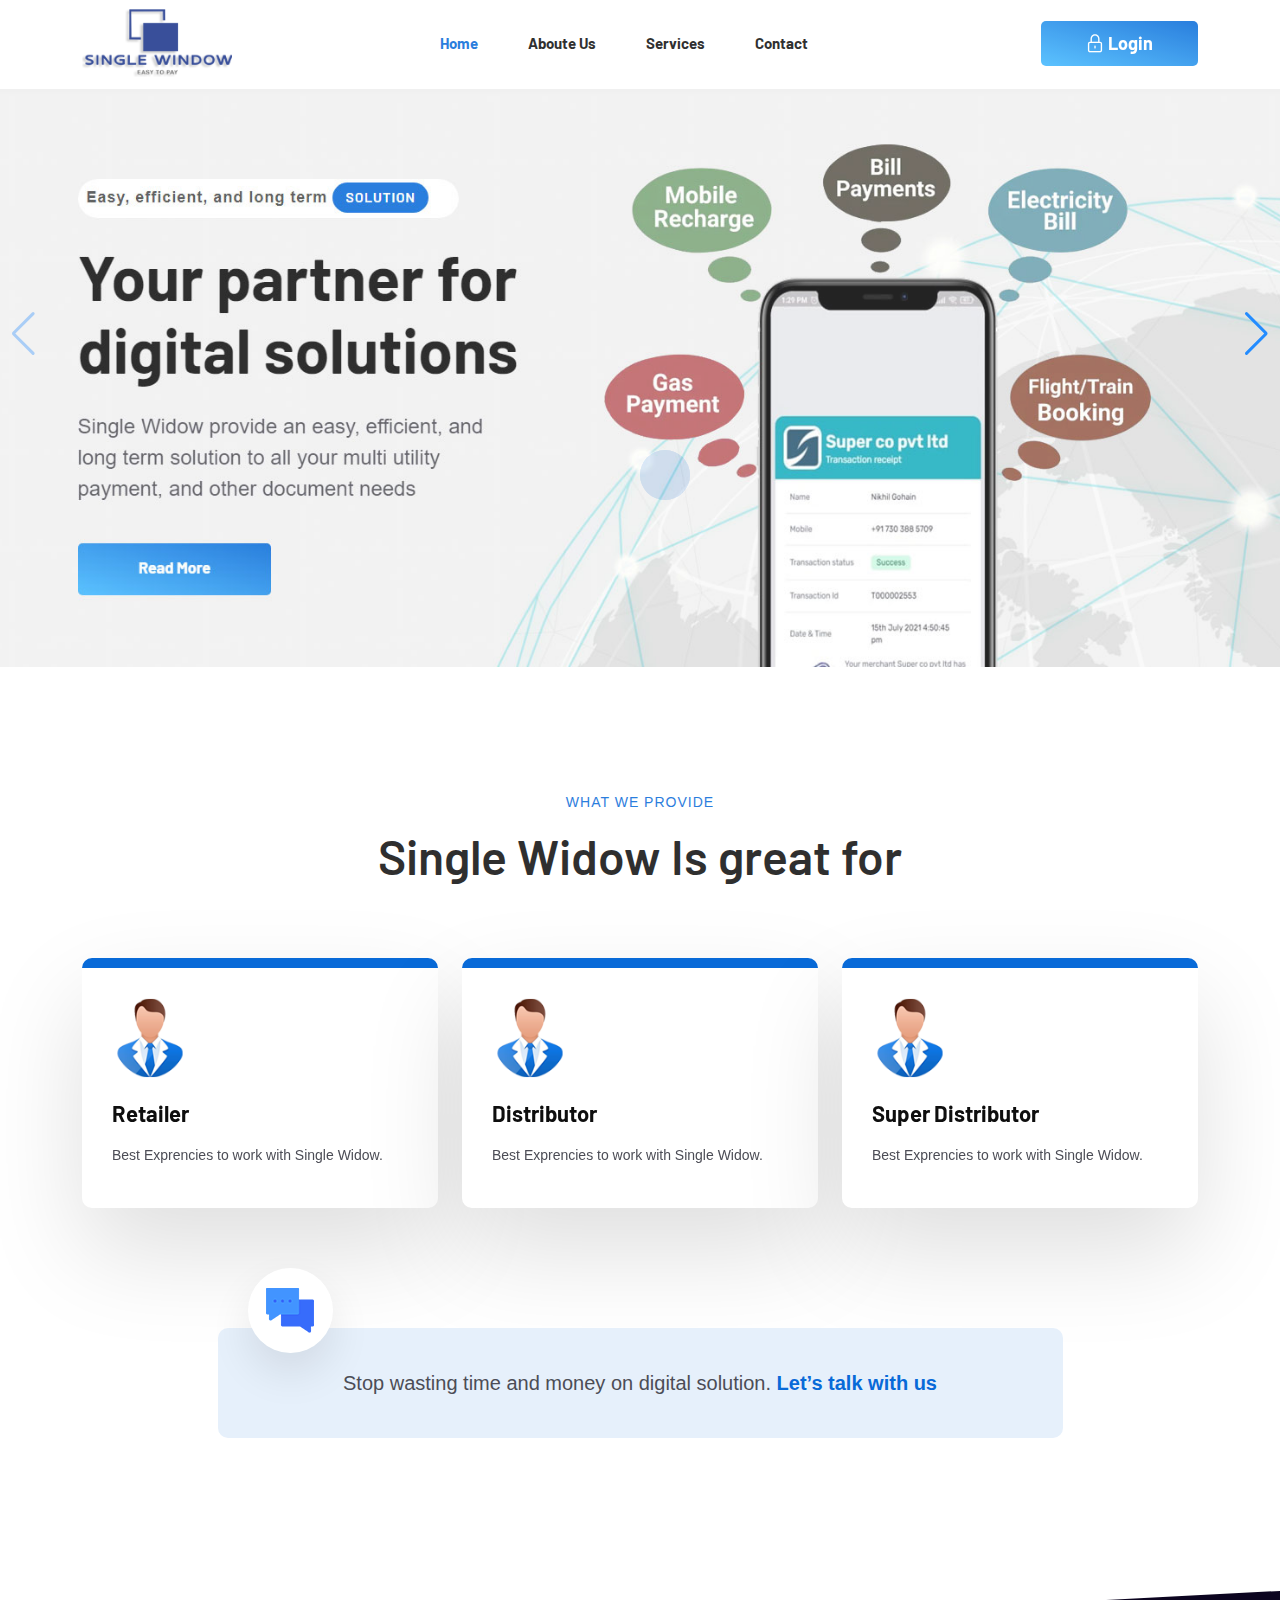
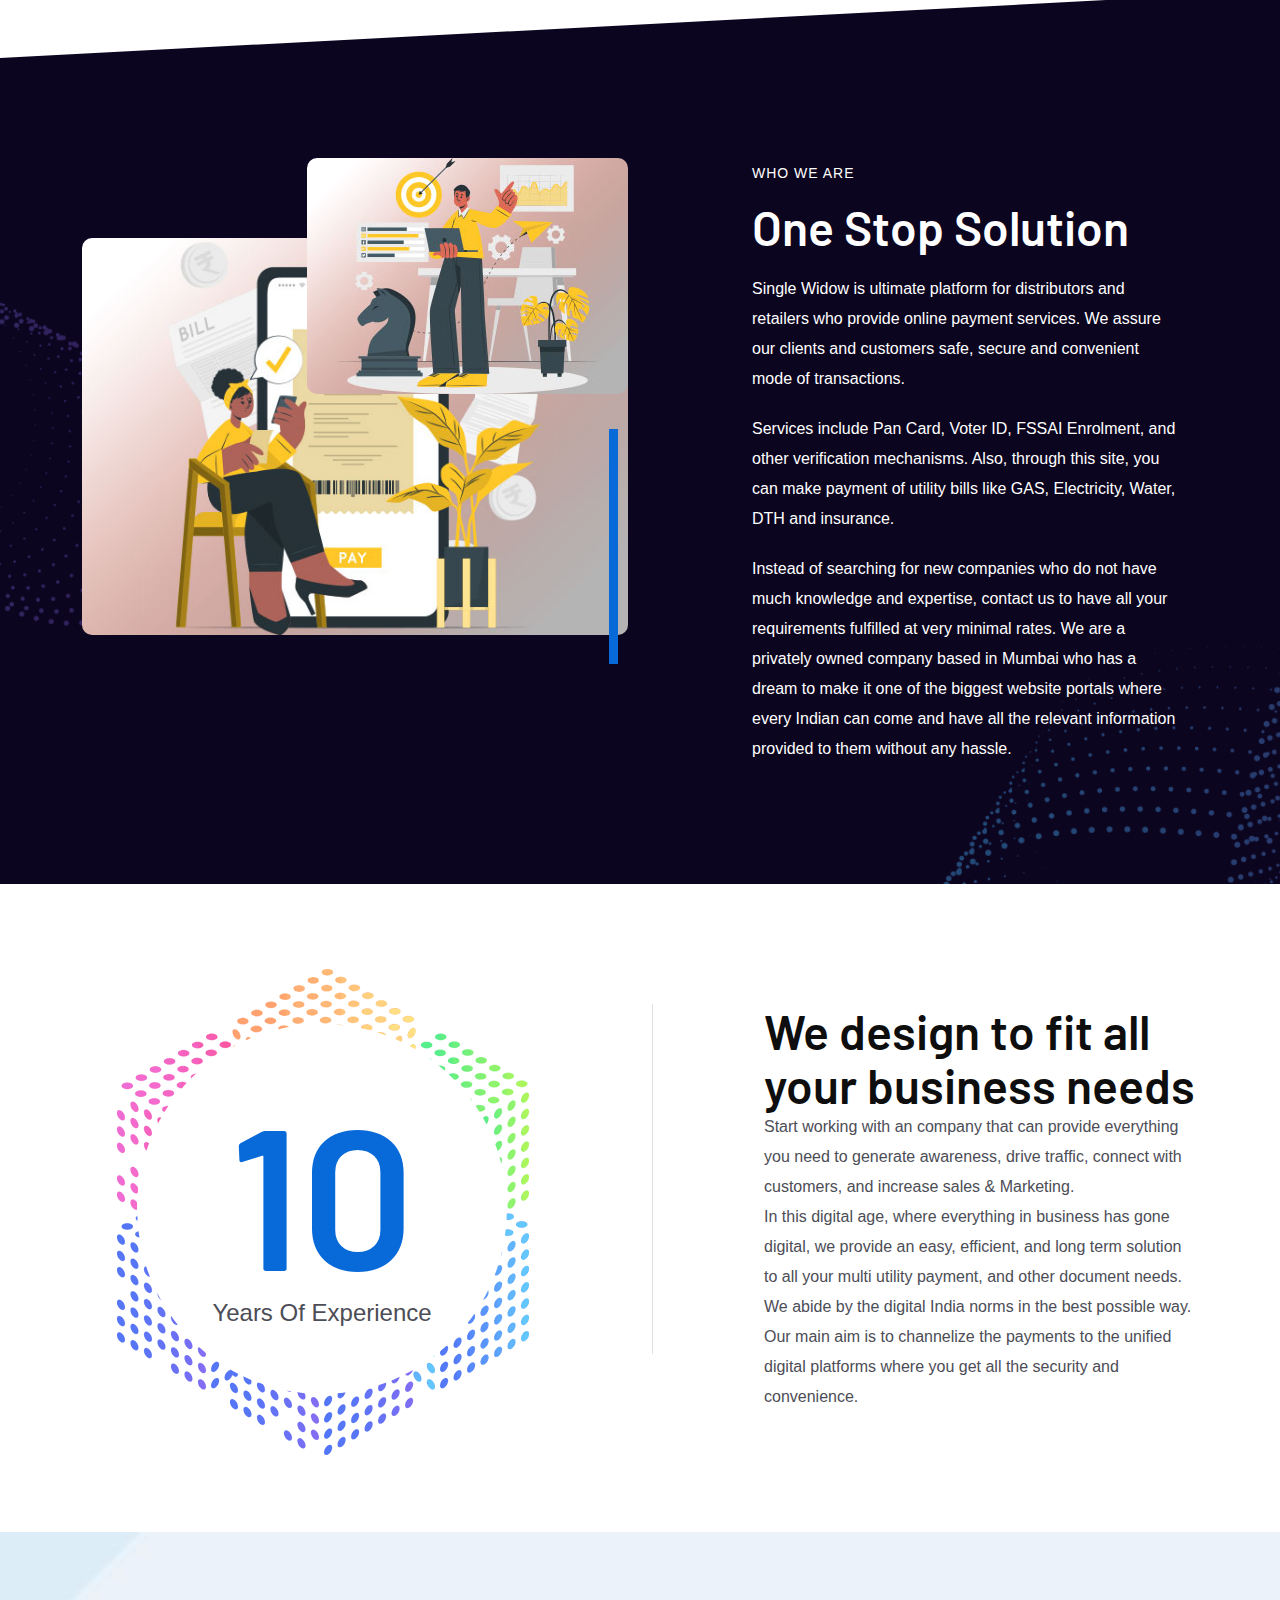
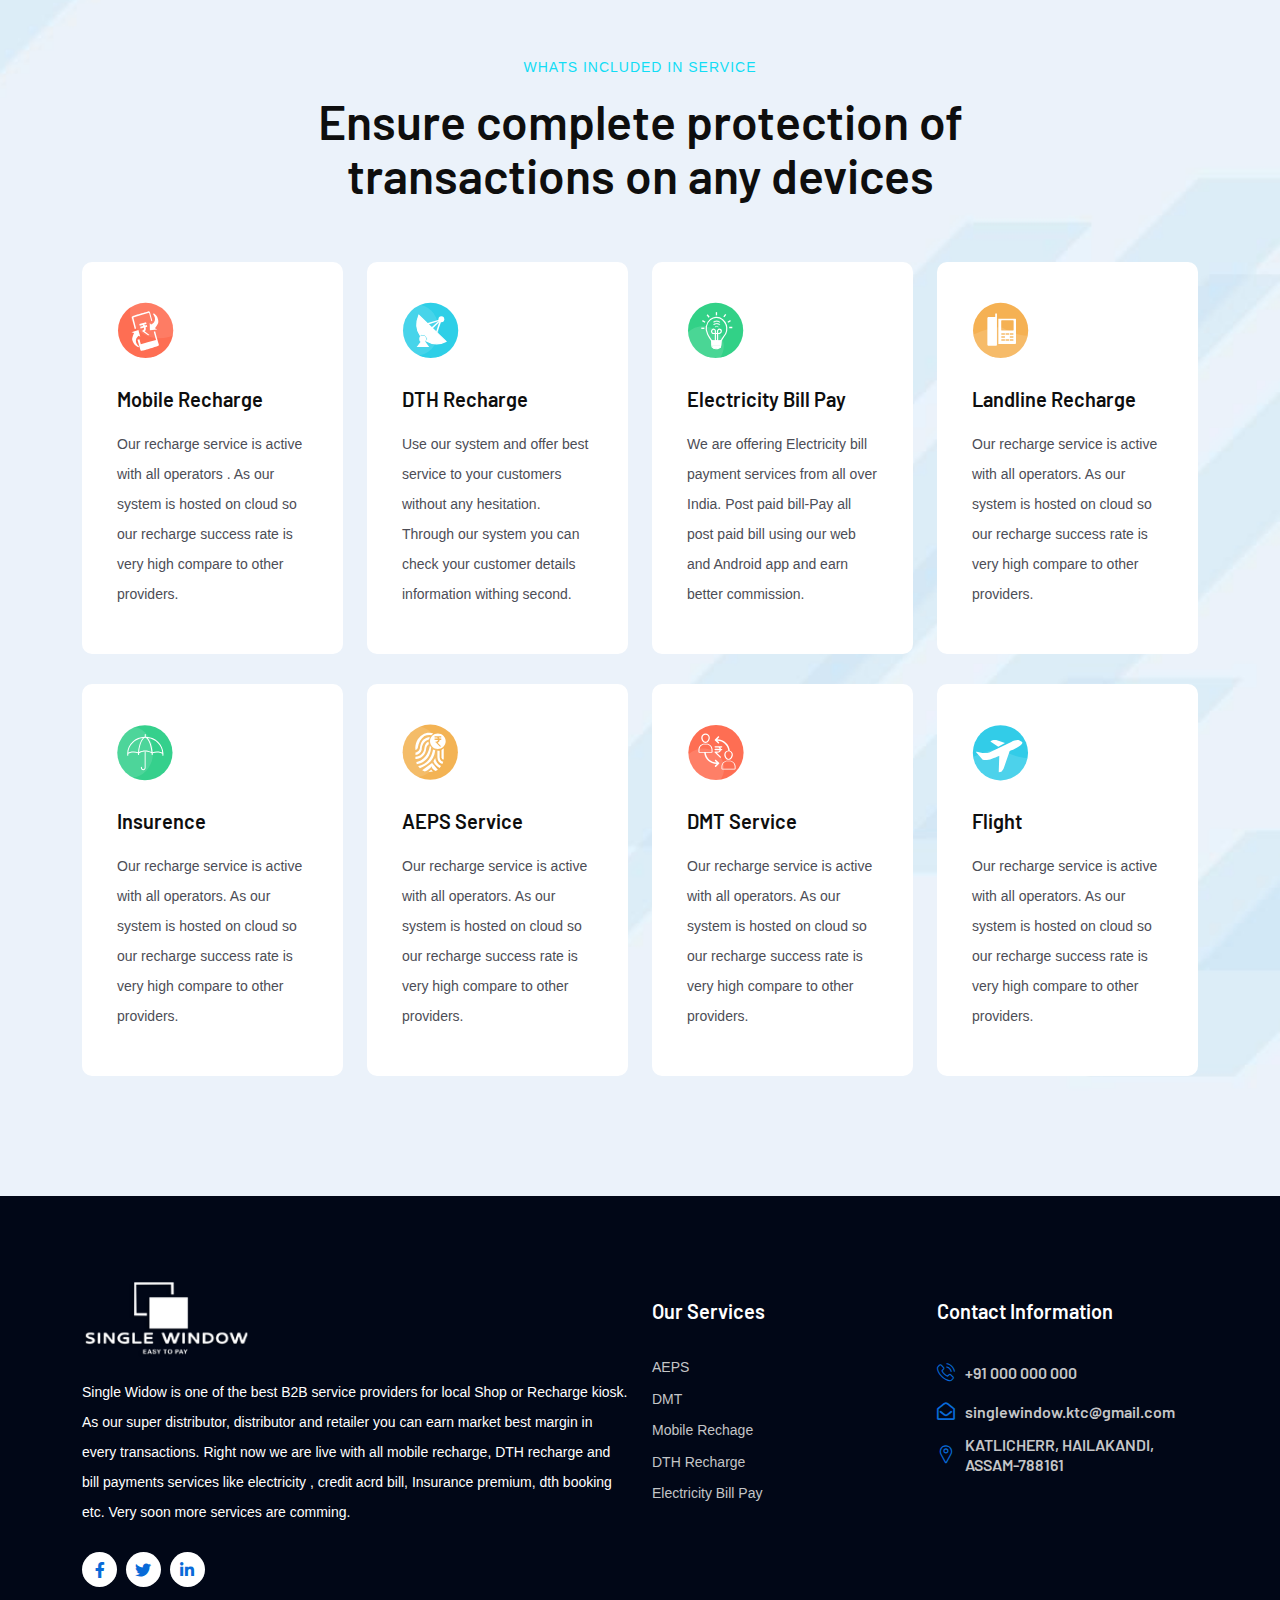
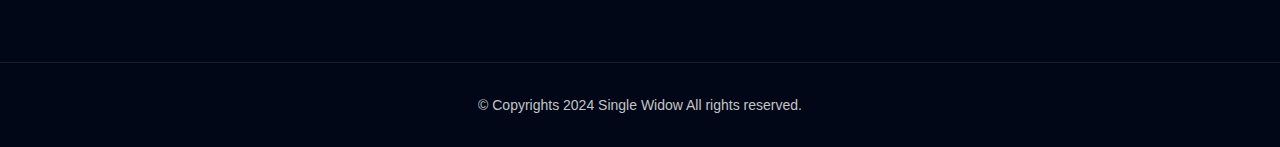
<file: index.html>
<!doctype html>
<html class="no-js" lang="en">
<head>
    <meta charset="utf-8">
    <meta http-equiv="x-ua-compatible" content="ie=edge">
    <title>Single Widow</title>
    <meta name="robots" content="noindex, follow" />
    <meta name="description" content="">
    <meta name="viewport" content="width=device-width, initial-scale=1, shrink-to-fit=no">
    <!-- Favicon -->
    <link rel="shortcut icon" type="image/x-icon" href="assets/images/favicon.png">

    <!-- CSS
    ============================================ -->

    <!-- Icon Font CSS -->
    <link rel="stylesheet" href="assets/css/plugins/all.min.css">
    <link rel="stylesheet" href="assets/css/plugins/flaticon.css">
    <link rel="stylesheet" href="https://cdn.jsdelivr.net/npm/swiper@11/swiper-bundle.min.css" />
    <!-- Plugins CSS -->
    <link rel="stylesheet" href="assets/css/plugins/bootstrap.min.css">
   <!--  <link rel="stylesheet" href="assets/css/plugins/swiper-bundle.min.css"> -->
    <link rel="stylesheet" href="assets/css/plugins/aos.css">
    <link rel="stylesheet" href="assets/css/plugins/magnific-popup.css">

    <!-- Main Style CSS -->
    <link rel="stylesheet" href="assets/css/style.css">

    <!--====== Use the minified version files listed below for better performance and remove the files listed above ======-->
    <!-- <link rel="stylesheet" href="assets/css/vendor/plugins.min.css">
    <link rel="stylesheet" href="assets/css/style.min.css"> -->

</head>

<body>

    <div class="main-wrapper">


        <!-- Preloader start -->
        <div id="preloader">
            <div class="preloader">
                <span></span>
                <span></span>
            </div>
        </div>
        <!-- Preloader End -->

        <!-- Header Start  -->
        <div id="header" class="section header-section">

            <div class="container">

                <!-- Header Wrap Start  -->
                <div class="header-wrap">

                    <div class="header-logo">
                        <a href="index.html"><img src="assets/images/logo.png" alt=""></a>
                    </div>

                    <div class="header-menu d-none d-lg-block">
                        <ul class="main-menu">
                            <li class="active-menu">
                                <a href="index.html">Home</a>
                             <!--    <ul class="sub-menu">
                                    <li><a href="index.html">Home Main</a></li>
                                    <li><a href="index-2.html">AI Solutions</a></li>
                                    <li><a href="index-3.html">Cyber Security</a></li>
                                    <li><a href="index-4.html">IT Solutions</a></li>
                                    <li class="active"><a href="index-5.html">Software Company</a></li>
                                    <li><a href="index-6.html">IT Agency</a></li>
                                </ul> -->
                            </li>
                            <li>
                                <a href="about.html">Aboute Us</a>
                            </li>
                             <li>
                                <a href="about.html">Services</a>
                            </li>
                           <!--  <li><a href="#">Pages</a>
                                <ul class="sub-menu">
                                    <li><a href="team.html">Our Team</a></li>
                                    <li><a href="service.html">Service</a></li>
                                    <li><a href="choose-us.html">Why Choose Us</a></li>
                                    <li><a href="testimonial.html">Testimonial</a></li>
                                    <li><a href="pricing.html">Pricing</a></li>
                                    <li><a href="login-register.html">Login & Register</a></li>
                                </ul>
                            </li>
                            <li><a href="#">Blog</a>
                                <ul class="sub-menu">
                                    <li><a href="blog.html">Blog Grid</a></li>
                                    <li><a href="blog-standard.html">Blog List</a></li>
                                    <li><a href="blog-details.html">Blog Single</a></li>
                                </ul>
                            </li> -->
                            <li><a href="contact.html">Contact</a></li>
                        </ul>
                    </div>

                    <!-- Header Meta Start -->
                    <div class="header-meta">
                        <!-- Header Cart End -->
                        <div class="header-btn d-none d-xl-block">
                            <a class="btn" href="login-register.html"><i class="flaticon-padlock-1"></i>&nbsp;Login</a>
                        </div>
                        <!-- Header Toggle Start -->
                        <div class="header-toggle d-lg-none">
                            <button data-bs-toggle="offcanvas" data-bs-target="#offcanvasExample">
                                <span></span>
                                <span></span>
                                <span></span>
                            </button>
                        </div>
                        <!-- Header Toggle End -->
                    </div>
                    <!-- Header Meta End  -->

                </div>
                <!-- Header Wrap End  -->

            </div>
        </div>
        <!-- Header End -->

        <!-- Offcanvas Start-->
        <div class="offcanvas offcanvas-start" id="offcanvasExample">
            <div class="offcanvas-header">
                <!-- Offcanvas Logo Start -->
                <div class="offcanvas-logo">
                    <a href="index.html"><img src="assets/images/logo-white.png" alt=""></a>
                </div>
                <!-- Offcanvas Logo End -->
                <button type="button" class="close-btn" data-bs-dismiss="offcanvas"><i class="flaticon-close"></i></button>
            </div>

            <!-- Offcanvas Body Start -->
            <div class="offcanvas-body">
                <div class="offcanvas-menu">
                    <ul class="main-menu">
                        <li class="active-menu">
                            <a href="index.html">Home</a>
                        </li>
                        <li>
                            <a href="about.html">Aboute Us</a>
                        </li>
                        <li>
                            <a href="services.html">Services</a>
                        </li>
                        <li><a href="contact.html">Contact</a></li>
                    </ul>
                </div>
            </div>
            <!-- Offcanvas Body End -->
        </div>
        <!-- Offcanvas End -->


        <!-- Hero Start -->
  <!--      <div class="section techwix-hero-section" style="background-image: url(assets/images/bg/hero-bg1.png);">
            <div class="shape-2"></div>
            <div class="container">
                <div class="row align-items-center">
                    <div class="col-lg-5">
               
                        <div class="hero-content">
                            <h3 class="sub-title" data-aos-delay="600" data-aos="fade-up">Easy, efficient, and long term <span>SOLUTION</span></h3>
                            <h2 class="title" data-aos="fade-up" data-aos-delay="800">Your partner for digital solutions</h2>
                            <p data-aos="fade-up" data-aos-delay="900">Single Widow provide an easy, efficient, and long term solution to all your multi utility payment, and other document needs</p>
                            <div class="hero-btn" data-aos="fade-up" data-aos-delay="1000">
                                <a class="btn" href="about.html">Read More</a>
                            </div>
                        </div>
             
                    </div>
                    <div class="col-lg-7">
                        <div class="hero-images">
                            <div class="images">
                                <img src="assets/images/hero-img1.png" alt="">
                            </div>
                        </div>
             
                    </div>
                </div>
            </div>
        </div> --> 
        <!-- Hero End -->
<div class="swiper mySwiper">
    <div class="swiper-wrapper">
      <div class="swiper-slide">
          <img src="assets/images/slider1.jpg"/>
      </div>
      <div class="swiper-slide"><img src="assets/images/slider2.jpg"/></div>
      
    </div>
    <div class="swiper-button-next"></div>
    <div class="swiper-button-prev"></div>
  </div>
  <style>
      <style>
  
    .swiper {
      width: 100%;
      height: 100%;
    }

   .swiper-slide {
    text-align: center;
    font-size: 18px;
    background: #fff;
    display: flex;
    justify-content: center;
    align-items: center;
    height: 667px;
    padding-top: 89px;
}

    .swiper-slide img {
      display: block;
      width: 100%;
      height: 100%;
      object-fit: cover;
    }
  </style>
  </style>

        <!-- Service Start -->
        <div class="section techwix-service-section section-padding-02">
            <div class="container">
                <!-- Service Wrap Start -->
                <div class="service-wrap">
                    <div class="section-title text-center">
                        <h3 class="sub-title">What we provide</h3>
                        <h2 class="title">Single Widow Is great for</h2>
                    </div>
                    <div class="service-content-wrap">
                        <div class="row">
                            <div class="col-xl-4 col-sm-6">
                                <!-- Service Item Start -->
                                <div class="service-item service-01">
                                    <div class="service-img">
                                        <img src="assets/images/ser-icon1.png" alt="">
                                    </div>
                                    <div class="service-content">
                                        <h3 class="title"><a href="service.html">Retailer</a></h3>
                                        <p>Best Exprencies to work with Single Widow.</p>
                                    </div>
                                </div>
                                <!-- Service Item End -->
                            </div>
                            <div class="col-xl-4 col-sm-6">
                                <!-- Service Item Start -->
                                <div class="service-item">
                                    <div class="service-img">
                                        <img src="assets/images/ser-icon2.png" alt="">
                                    </div>
                                    <div class="service-content">
                                        <h3 class="title"><a href="service.html">Distributor</a></h3>
                                        <p>Best Exprencies to work with Single Widow.</p>
                                    </div>
                                </div>
                                <!-- Service Item End -->
                            </div>
                           
                            <div class="col-xl-4 col-sm-6">
                                <!-- Service Item Start -->
                                <div class="service-item">
                                    <div class="service-img">
                                        <img src="assets/images/ser-icon4.png" alt="">
                                    </div>
                                    <div class="service-content">
                                        <h3 class="title"><a href="service.html">Super Distributor</a></h3>
                                        <p>Best Exprencies to work with Single Widow.</p>
                                    </div>
                                </div>
                                <!-- Service Item End -->
                            </div>
                        </div>
                    </div>
                </div>
                <!-- Service Wrap End -->
            </div>
        </div>
        <!-- Service End -->

        <!-- Cta Start -->
        <div class="section techwix-cta-section section-padding">
            <div class="container">
                <div class="cta-wrap">
                    <div class="cta-icon">
                        <img src="assets/images/cta-icon1.png" alt="">
                    </div>
                    <div class="cta-content text-center">
                        <p>Stop wasting time and money on digital solution. <a href="#">Let’s talk with us</a></p>
                    </div>
                </div>
            </div>
        </div>
        <!-- Cta End -->

        <!-- About Start -->
        <div class="section techwix-about-section section-padding" style="background-image: url(assets/images/bg/about-bg.png);">
            <div class="shape-1"></div>
            <div class="container">
                <!-- About Wrapper Start -->
                <div class="about-wrap">
                    <div class="row">
                        <div class="col-lg-6">
                            <!-- About Image Wrap Start -->
                            <div class="about-img-wrap">
                                <div class="about-img about-img-big">
                                    <img src="assets/images/about-1.jpg" alt="">
                                </div>
                                <div class="about-img about-img-sm">
                                    <img src="assets/images/about-2.jpg" alt="">
                                    <div class="shape-01"></div>
                                </div>
                            </div>
                            <!-- About Image Wrap End -->
                        </div>
                        <div class="col-lg-6">
                            <!-- About Content Wrap Start -->
                            <div class="about-content-wrap">
                                <div class="section-title">
                                    <h3 class="sub-title">Who we are</h3>
                                    <h2 class="title">One Stop Solution</h2>
                                </div>
                                <p>Single Widow is ultimate platform for distributors and retailers who provide online payment services. We assure our clients and customers safe, secure and convenient mode of transactions.</p>
                                <p>Services include Pan Card, Voter ID, FSSAI Enrolment, and other verification mechanisms. Also, through this site, you can make payment of utility bills like GAS, Electricity, Water, DTH and insurance.</p>
                              <p>Instead of searching for new companies who do not have much knowledge and expertise, contact us to have all your requirements fulfilled at very minimal rates. We are a privately owned company based in Mumbai who has a dream to make it one of the biggest website portals where every Indian can come and have all the relevant information provided to them without any hassle. </p>
                            </div>
                            <!-- About Content Wrap End -->
                        </div>
                    </div>
                </div>
                <!-- About Wrapper End -->
            </div>
        </div>
        <!-- About End -->

        <!-- About Start -->
        <div class="section techwix-about-section-02 section-padding service-top">
            <div class="container">
                <!-- About Wrapper Start -->
                <div class="about-wrap">
                    <div class="row">
                        <div class="col-lg-6">
                            <!-- About Left Start -->
                            <div class="about-02-left text-center">
                             <div class="experience-wrap">
                                    <img class="shape-1" src="assets/images/shape/experince-shape.png" alt="">
                                    <div class="experience text-center">
                                        <h3 class="number">10</h3>
                                        <span>Years of experience</span>
                                    </div>
                                </div>  
                               
                            </div>
                            <!-- About Left End -->
                        </div>
                        <div class="col-lg-6">
                            <!-- About Right Start -->
                            <div class="about-02-right">
                                <div class="section-title">
                                    <h2 class="title">We design to fit all your business needs</h2>
                                </div>
                                <p>Start working with an company that can provide everything you need to generate awareness, drive traffic, connect with customers, and increase sales & Marketing.</p>
                                <p>In this digital age, where everything in business has gone digital, we provide an easy, efficient, and long term solution to all your multi utility payment, and other document needs. We abide by the digital India norms in the best possible way. Our main aim is to channelize the payments to the unified digital platforms where you get all the security and convenience. </p>
                            </div>
                            <!-- About Right End -->
                        </div>
                    </div>
                </div>
                <!-- About Wrapper End -->
            </div>
        </div>
        <!-- About End -->

        <!-- Counter Start -->
        <div class="section techwix-counter-section" style="display:none;">
            <div class="container">
                <div class="counter-wrap">
                    <div class="row">
                        <div class="col-lg-3 col-sm-6">
                            <!-- Single Counter Start -->
                            <div class="single-counter">
                                <div class="counter-img">
                                    <img src="assets/images/counter-1.png" alt="">
                                </div>
                                <div class="counter-content">
                                    <span class="counter">1790</span>
                                    <p>Happy clients</p>
                                </div>
                            </div>
                            <!-- Single Counter End -->
                        </div>
                        <div class="col-lg-3 col-sm-6">
                            <!-- Single Counter Start -->
                            <div class="single-counter">
                                <div class="counter-img">
                                    <img src="assets/images/counter-2.png" alt="">
                                </div>
                                <div class="counter-content">
                                    <span class="counter">491</span>
                                    <p>Finished projects</p>
                                </div>
                            </div>
                            <!-- Single Counter End -->
                        </div>
                        <div class="col-lg-3 col-sm-6">
                            <!-- Single Counter Start -->
                            <div class="single-counter">
                                <div class="counter-img">
                                    <img src="assets/images/counter-3.png" alt="">
                                </div>
                                <div class="counter-content">
                                    <span class="counter">245</span>
                                    <p>Skilled Experts</p>
                                </div>
                            </div>
                            <!-- Single Counter End -->
                        </div>
                        <div class="col-lg-3 col-sm-6">
                            <!-- Single Counter Start -->
                            <div class="single-counter">
                                <div class="counter-img">
                                    <img src="assets/images/counter-1.png" alt="">
                                </div>
                                <div class="counter-content">
                                    <span class="counter">1090</span>
                                    <p>Media Posts</p>
                                </div>
                            </div>
                            <!-- Single Counter End -->
                        </div>
                    </div>
                </div>
            </div>
        </div>
        <!-- Counter End -->
        
        <div class="section techwix-service-section-06 section-padding" style="background-image: url(assets/images/bg/service-bg6.jpg);">
            <div class="container">
                <!-- Service Wrap Start -->
                <div class="service-wrap">
                    <div class="section-title text-center">
                        <h3 class="sub-title color-3">Whats included in service</h3>
                        <h2 class="title">Ensure complete protection of transactions on any devices </h2>
                    </div>
                    <div class="service-content-wrap">
                        <div class="row">
                            <div class="col-xl-3 col-sm-6">
                                <!-- Service Item Start -->
                                <div class="service-item-05">
                                    <div class="service-img">
                                        <img src="assets/images/mobilepostpaidrecharge.svg" alt="Icon">
                                    </div>
                                    <div class="service-content">
                                        <h3 class="title"><a href="service.html">Mobile Recharge</a></h3>
                                        <p>Our recharge service is active with all operators . As our system is hosted on cloud so our recharge success rate is very high compare to other providers.</p>
                                    </div>
                                </div>
                                <!-- Service Item End -->
                            </div>
                            <div class="col-xl-3 col-sm-6">
                                <!-- Service Item Start -->
                                <div class="service-item-05">
                                    <div class="service-img">
                                       <img src="assets/images/dth.svg" alt="Icon">
                                    </div>
                                    <div class="service-content">
                                        <h3 class="title"><a href="service.html">DTH Recharge</a></h3>
                                        <p>Use our system and offer best service to your customers without any hesitation. Through our system you can check your customer details information withing second.</p>
                                    </div>
                                </div>
                                <!-- Service Item End -->
                            </div>
                            <div class="col-xl-3 col-sm-6">
                                <!-- Service Item Start -->
                                <div class="service-item-05">
                                    <div class="service-img">
                                        <img src="assets/images/elecritybill.svg" alt="Icon">
                                    </div>
                                    <div class="service-content">
                                        <h3 class="title"><a href="service.html">Electricity Bill Pay</a></h3>
                                        <p>We are offering Electricity bill payment services from all over India. Post paid bill-Pay all post paid bill using our web and Android app and earn better commission.</p>
                                    </div>
                                </div>
                                <!-- Service Item End -->
                            </div>
                            <div class="col-xl-3 col-sm-6">
                                <!-- Service Item Start -->
                                <div class="service-item-05">
                                    <div class="service-img">
                                        <img src="assets/images/landphone.svg" alt="Icon">
                                    </div>
                                    <div class="service-content">
                                        <h3 class="title"><a href="service.html">Landline Recharge</a></h3>
                                        <p>Our recharge service is active with all operators. As our system is hosted on cloud so our recharge success rate is very high compare to other providers.</p>
                                    </div>
                                </div>
                                <!-- Service Item End -->
                            </div>

                              <div class="col-xl-3 col-sm-6">
                                <!-- Service Item Start -->
                                <div class="service-item-05">
                                    <div class="service-img">
                                        <img src="assets/images/insurence.svg" alt="Icon">
                                    </div>
                                    <div class="service-content">
                                        <h3 class="title"><a href="service.html">Insurence</a></h3>
                                        <p>Our recharge service is active with all operators. As our system is hosted on cloud so our recharge success rate is very high compare to other providers.</p>
                                    </div>
                                </div>
                                <!-- Service Item End -->
                            </div>

                                <div class="col-xl-3 col-sm-6">
                                <!-- Service Item Start -->
                                <div class="service-item-05">
                                    <div class="service-img">
                                        <img src="assets/images/AEPS.svg" alt="Icon">
                                    </div>
                                    <div class="service-content">
                                        <h3 class="title"><a href="service.html">AEPS Service</a></h3>
                                        <p>Our recharge service is active with all operators. As our system is hosted on cloud so our recharge success rate is very high compare to other providers.</p>
                                    </div>
                                </div>
                                <!-- Service Item End -->
                            </div>

                              <div class="col-xl-3 col-sm-6">
                                <!-- Service Item Start -->
                                <div class="service-item-05">
                                    <div class="service-img">
                                        <img src="assets/images/DMT.svg" alt="Icon">
                                    </div>
                                    <div class="service-content">
                                        <h3 class="title"><a href="service.html">DMT Service</a></h3>
                                        <p>Our recharge service is active with all operators. As our system is hosted on cloud so our recharge success rate is very high compare to other providers.</p>
                                    </div>
                                </div>
                                <!-- Service Item End -->
                            </div>

                            <div class="col-xl-3 col-sm-6">
                                <!-- Service Item Start -->
                                <div class="service-item-05">
                                    <div class="service-img">
                                        <img src="assets/images/flight.svg" alt="Icon">
                                    </div>
                                    <div class="service-content">
                                        <h3 class="title"><a href="service.html">Flight</a></h3>
                                        <p>Our recharge service is active with all operators. As our system is hosted on cloud so our recharge success rate is very high compare to other providers.</p>
                                    </div>
                                </div>
                                <!-- Service Item End -->
                            </div>





                        </div>
                    </div>
                </div>
                <!-- Service Wrap End -->
            </div>
        </div>



        <!-- Footer Section Start -->
        <div class="section footer-section" style="background-image: url(assets/images/bg/footer-bg.jpg);">

            <div class="container">
                <!-- Footer Widget Wrap Start -->
                <div class="footer-widget-wrap">
                    <div class="row">
                        <div class="col-lg-6 col-sm-6">
                            <!-- Footer Widget Start -->
                            <div class="footer-widget-about">
                                <a class="footer-logo" href="index.html"><img src="assets/images/logo-white.png" alt="Logo"></a>
                                <p>Single Widow is one of the best B2B service providers for local Shop or Recharge kiosk. As our super distributor, distributor and retailer you can earn market best margin in every transactions. Right now we are live with all mobile recharge, DTH recharge and bill payments services like electricity , credit acrd bill, Insurance premium, dth booking etc. Very soon more services are comming.</p>
                                <div class="footer-social">
                                    <ul class="social">
                                        <li><a href="#"><i class="fab fa-facebook-f"></i></a></li>
                                        <li><a href="#"><i class="fab fa-twitter"></i></a></li>
                                        <li><a href="#"><i class="fab fa-linkedin-in"></i></a></li>
                                    </ul>
                                </div>
                            </div>
                            <!-- Footer Widget End -->
                        </div>
                       
                        <div class="col-lg-3 col-sm-6">
                            <!-- Footer Widget Start -->
                            <div class="footer-widget">
                                <h4 class="footer-widget-title">Our Services</h4>

                                <div class="widget-link">
                                    <ul class="link">
                                        <li><a href="services.html">AEPS</a></li>
                                        <li><a href="services.html">DMT</a></li>
                                        <li><a href="services.html">Mobile Rechage</a></li>
                                        <li><a href="services.html">DTH Recharge</a></li>
                                        <li><a href="services.html">Electricity Bill Pay</a></li>
                                    </ul>
                                </div>
                            </div>
                            <!-- Footer Widget End -->
                        </div>
                        <div class="col-lg-3 col-sm-6">
                            <!-- Footer Widget Start -->
                            <div class="footer-widget">
                                <h4 class="footer-widget-title">Contact Information</h4>

                                <div class="widget-info">
                                    <ul>
                                        <li>
                                            <div class="info-icon">
                                                <i class="flaticon-phone-call"></i>
                                            </div>
                                            <div class="info-text">
                                                <span><a href="#">+91 000 000 000</a></span>
                                            </div>
                                        </li>
                                        <li>
                                            <div class="info-icon">
                                                <i class="far fa-envelope-open"></i>
                                            </div>
                                            <div class="info-text">
                                                <span><a href="#">singlewindow.ktc@gmail.com</a></span>
                                            </div>
                                        </li>
                                        <li>
                                            <div class="info-icon">
                                                <i class="flaticon-pin"></i>
                                            </div>
                                            <div class="info-text">
                                                <span>KATLICHERR, HAILAKANDI, ASSAM-788161</span>
                                            </div>
                                        </li>
                                    </ul>
                                </div>
                            </div>
                            <!-- Footer Widget End -->
                        </div>
                    </div>
                </div>
                <!-- Footer Widget Wrap End -->
            </div>

            <!-- Footer Copyright Start -->
            <div class="footer-copyright-area">
                <div class="container">
                    <div class="footer-copyright-wrap">
                        <div class="row align-items-center">
                            <div class="col-lg-12">
                                <!-- Footer Copyright Text Start -->
                                <div class="copyright-text text-center">
                                    <p>© Copyrights 2024 Single Widow All rights reserved. </p>
                                </div>
                                <!-- Footer Copyright Text End -->
                            </div>
                        </div>
                    </div>
                </div>
            </div>
            <!-- Footer Copyright End -->
        </div>
        <!-- Footer Section End -->

        <!-- back to top start -->
        <div class="progress-wrap">
            <svg class="progress-circle svg-content" width="100%" height="100%" viewBox="-1 -1 102 102">
                <path d="M50,1 a49,49 0 0,1 0,98 a49,49 0 0,1 0,-98" />
            </svg>
        </div>
        <!-- back to top end -->

    </div>

    <!-- JS
    ============================================ -->
    <script src="assets/js/vendor/jquery-1.12.4.min.js"></script>
    <script src="assets/js/vendor/modernizr-3.11.2.min.js"></script>

    <!-- Bootstrap JS -->
    <script src="assets/js/plugins/popper.min.js"></script>
    <script src="assets/js/plugins/bootstrap.min.js"></script>

    <!-- Plugins JS -->
    <script src="assets/js/plugins/swiper-bundle.min.js"></script>
    <script src="assets/js/plugins/aos.js"></script>
    <script src="assets/js/plugins/waypoints.min.js"></script>
    <script src="assets/js/plugins/back-to-top.js"></script>
    <script src="assets/js/plugins/jquery.counterup.min.js"></script>
    <script src="assets/js/plugins/appear.min.js"></script>
    <script src="assets/js/plugins/jquery.magnific-popup.min.js"></script>


    <!--====== Use the minified version files listed below for better performance and remove the files listed above ======-->


    <!-- Main JS -->
    <script src="assets/js/main.js"></script>

  </body>
</html>
</file>
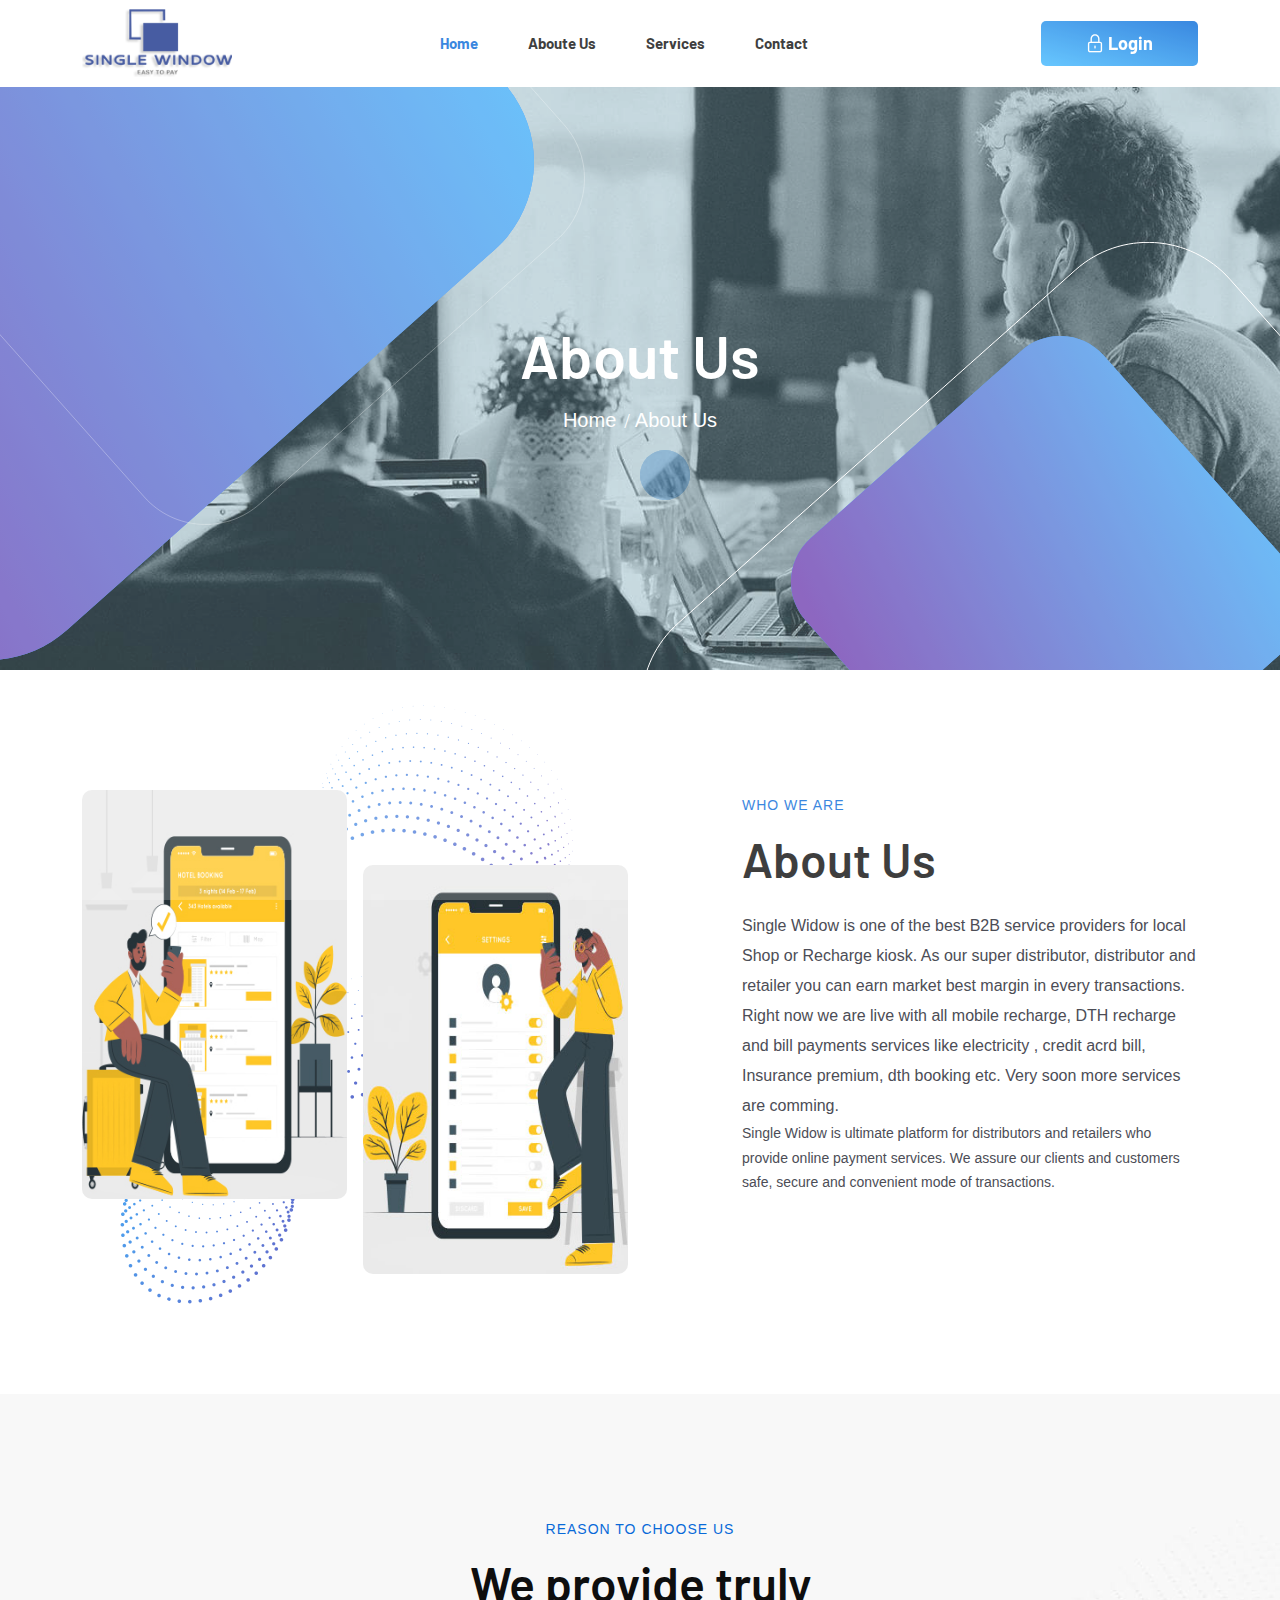
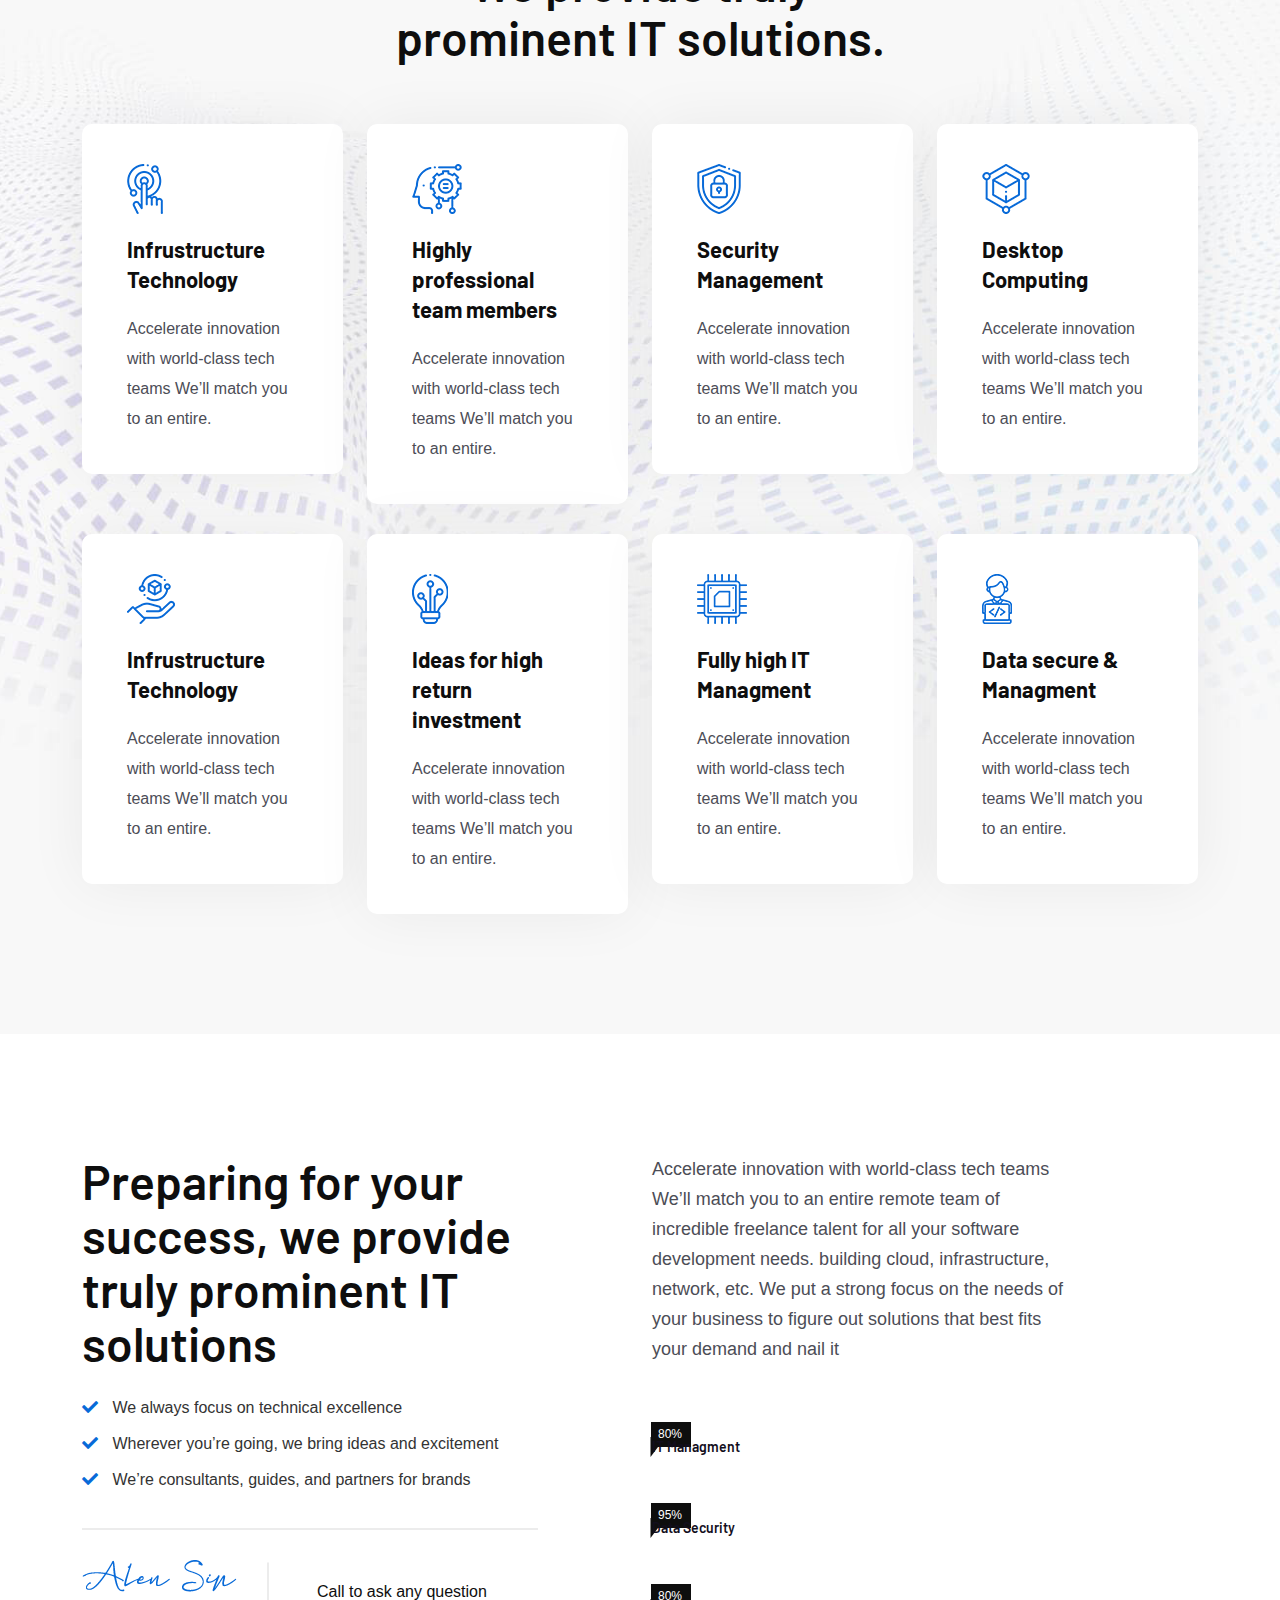
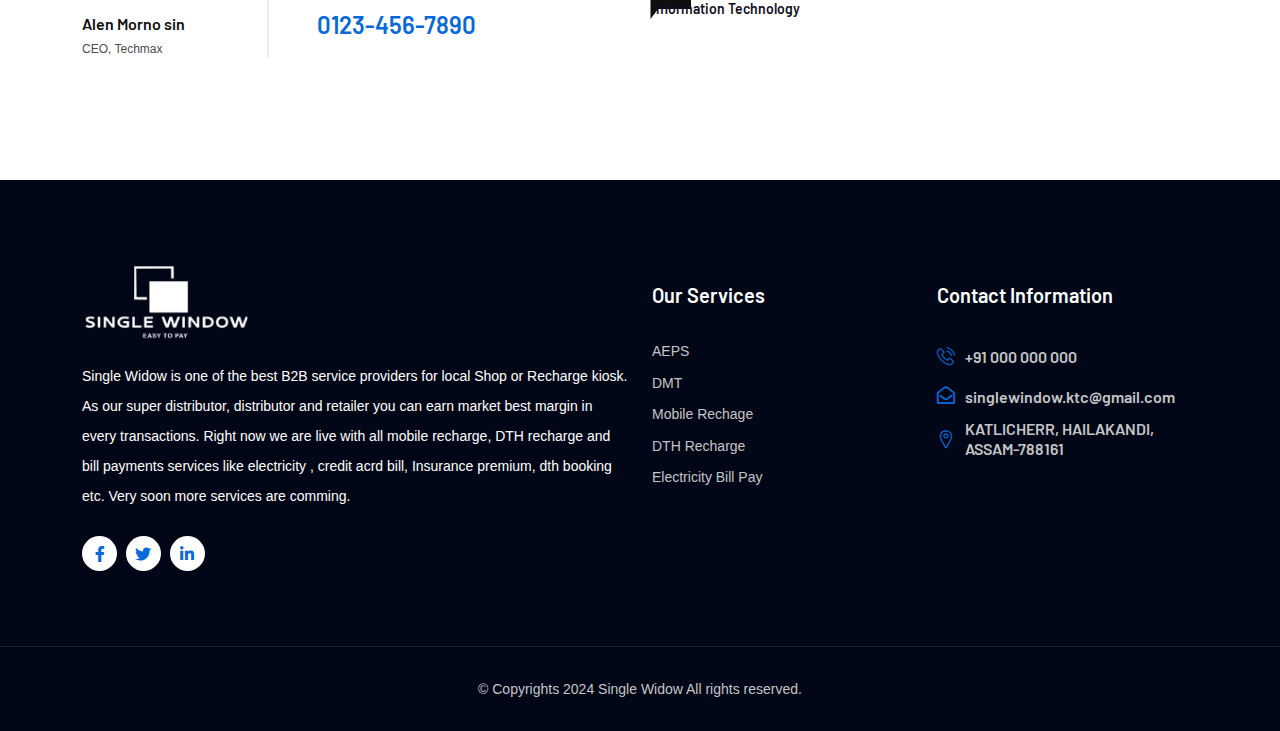
<file: about.html>
<!doctype html>
<html class="no-js" lang="en">
<head>
    <meta charset="utf-8">
    <meta http-equiv="x-ua-compatible" content="ie=edge">
    <title>Single Widow</title>
    <meta name="robots" content="noindex, follow" />
    <meta name="description" content="">
    <meta name="viewport" content="width=device-width, initial-scale=1, shrink-to-fit=no">
    <!-- Favicon -->
     <link rel="shortcut icon" type="image/x-icon" href="assets/images/favicon.png">

    <!-- CSS
	============================================ -->

    <!-- Icon Font CSS -->
    <link rel="stylesheet" href="assets/css/plugins/all.min.css">
    <link rel="stylesheet" href="assets/css/plugins/flaticon.css">

    <!-- Plugins CSS -->
    <link rel="stylesheet" href="assets/css/plugins/bootstrap.min.css">
    <link rel="stylesheet" href="assets/css/plugins/swiper-bundle.min.css">
    <link rel="stylesheet" href="assets/css/plugins/aos.css">
    <link rel="stylesheet" href="assets/css/plugins/magnific-popup.css">

    <!-- Main Style CSS -->
    <link rel="stylesheet" href="assets/css/style.css">


    <!--====== Use the minified version files listed below for better performance and remove the files listed above ======-->
    <!-- <link rel="stylesheet" href="assets/css/vendor/plugins.min.css">
    <link rel="stylesheet" href="assets/css/style.min.css"> -->

</head>

<body>

    <div class="main-wrapper">


        <!-- Preloader start -->
        <div id="preloader">
            <div class="preloader">
                <span></span>
                <span></span>
            </div>
        </div>
        <!-- Preloader End -->

        <!-- Header Start  -->
        <div id="header" class="section header-section">

            <div class="container">
             <!-- Header Wrap Start  -->
                <div class="header-wrap">

                    <div class="header-logo">
                        <a href="index.html"><img src="assets/images/logo.png" alt=""></a>
                    </div>

                    <div class="header-menu d-none d-lg-block">
                        <ul class="main-menu">
                            <li class="active-menu">
                                <a href="index.html">Home</a>
                               <!--  <ul class="sub-menu">
                                    <li><a href="index.html">Home Main</a></li>
                                    <li class="active"><a href="index-2.html">AI Solutions</a></li>
                                    <li><a href="index-3.html">Cyber Security</a></li>
                                    <li><a href="index-4.html">IT Solutions</a></li>
                                    <li><a href="index-5.html">Software Company</a></li>
                                    <li><a href="index-6.html">IT Agency</a></li>
                                </ul> -->
                            </li>
                            <li>
                                <a href="about.html">Aboute Us</a>
                            </li>
                             <li>
                                <a href="about.html">Services</a>
                            </li>
                          <!--   <li><a href="#">Pages</a>
                                <ul class="sub-menu">
                                    <li><a href="team.html">Our Team</a></li>
                                    <li><a href="service.html">Service</a></li>
                                    <li><a href="choose-us.html">Why Choose Us</a></li>
                                    <li><a href="testimonial.html">Testimonial</a></li>
                                    <li><a href="pricing.html">Pricing</a></li>
                                    <li><a href="login-register.html">Login & Register</a></li>
                                </ul>
                            </li> -->
                            <!-- <li><a href="#">Blog</a>
                                <ul class="sub-menu">
                                    <li><a href="blog.html">Blog Grid</a></li>
                                    <li><a href="blog-standard.html">Blog List</a></li>
                                    <li><a href="blog-details.html">Blog Single</a></li>
                                </ul>
                            </li> -->
                            <li><a href="contact.html">Contact</a></li>
                        </ul>
                    </div>

                    <!-- Header Meta Start -->
               <div class="header-meta">
                        <!-- Header Cart End -->
                        <div class="header-btn d-none d-xl-block">
                            <a class="btn" href="login-register.html"><i class="flaticon-padlock-1"></i>&nbsp;Login</a>
                        </div>
                        <!-- Header Toggle Start -->
                        <div class="header-toggle d-lg-none">
                            <button data-bs-toggle="offcanvas" data-bs-target="#offcanvasExample">
                                <span></span>
                                <span></span>
                                <span></span>
                            </button>
                        </div>
                        <!-- Header Toggle End -->
                    </div>

                </div>
                <!-- Header Wrap End  -->
            </div>
        </div>
        <!-- Header End -->

        <!-- Offcanvas Start-->
        <div class="offcanvas offcanvas-start" id="offcanvasExample">
            <div class="offcanvas-header">
                <!-- Offcanvas Logo Start -->
                <div class="offcanvas-logo">
                    <a href="index.html"><img src="assets/images/logo-white.png" alt=""></a>
                </div>
                <!-- Offcanvas Logo End -->
                <button type="button" class="close-btn" data-bs-dismiss="offcanvas"><i class="flaticon-close"></i></button>
            </div>

         <div class="offcanvas-body">
                <div class="offcanvas-menu">
                    <ul class="main-menu">
                        <li class="active-menu">
                            <a href="index.html">Home</a>
                        </li>
                        <li>
                            <a href="about.html">Aboute Us</a>
                        </li>
                        <li>
                            <a href="services.html">Services</a>
                        </li>
                        <li><a href="contact.html">Contact</a></li>
                    </ul>
                </div>
            </div>
        </div>
        <!-- Offcanvas End -->


        <!-- Page Banner Start -->
        <div class="section page-banner-section" style="background-image: url(assets/images/bg/page-banner.jpg);">
            <div class="shape-1">
                <svg xmlns="http://www.w3.org/2000/svg" width="944px" height="894px">
                    <defs>
                        <linearGradient id="PSgrad_0" x1="88.295%" x2="0%" y1="0%" y2="46.947%">
                            <stop offset="0%" stop-color="rgb(67,186,255)" stop-opacity="1" />
                            <stop offset="100%" stop-color="rgb(113,65,177)" stop-opacity="1" />
                        </linearGradient>

                    </defs>
                    <path fill-rule="evenodd" fill="rgb(43, 142, 254)" d="M39.612,410.76 L467.344,29.824 C516.51,-13.476 590.638,-9.93 633.938,39.613 L914.192,317.344 C957.492,366.50 953.109,440.637 904.402,483.938 L476.671,864.191 C427.964,907.492 353.376,903.109 310.76,854.402 L29.823,576.670 C-13.477,527.963 -9.94,453.376 39.612,410.76 Z" />
                    <path fill="url(#PSgrad_0)" d="M39.612,410.76 L467.344,29.824 C516.51,-13.476 590.638,-9.93 633.938,39.613 L914.192,317.344 C957.492,366.50 953.109,440.637 904.402,483.938 L476.671,864.191 C427.964,907.492 353.376,903.109 310.76,854.402 L29.823,576.670 C-13.477,527.963 -9.94,453.376 39.612,410.76 Z" />
                </svg>
            </div>
            <div class="shape-2">
                <svg xmlns="http://www.w3.org/2000/svg" width="726.5px" height="726.5px">
                    <path fill-rule="evenodd" stroke="rgb(255, 255, 255)" stroke-width="1px" stroke-linecap="butt" stroke-linejoin="miter" opacity="0.302" fill="none" d="M28.14,285.269 L325.37,21.217 C358.860,-8.851 410.655,-5.808 440.723,28.14 L704.777,325.36 C734.846,358.859 731.802,410.654 697.979,440.722 L400.955,704.776 C367.132,734.844 315.338,731.802 285.269,697.978 L21.216,400.954 C-8.852,367.132 -5.808,315.337 28.14,285.269 Z" />
                </svg>
            </div>
            <div class="shape-3">
                <svg xmlns="http://www.w3.org/2000/svg" width="515px" height="515px">
                    <defs>
                        <linearGradient id="PSgrad_0" x1="0%" x2="89.879%" y1="0%" y2="43.837%">
                            <stop offset="0%" stop-color="rgb(67,186,255)" stop-opacity="1" />
                            <stop offset="100%" stop-color="rgb(113,65,177)" stop-opacity="1" />
                        </linearGradient>

                    </defs>
                    <path fill-rule="evenodd" fill="rgb(43, 142, 254)" d="M19.529,202.280 L230.531,14.698 C254.559,-6.661 291.353,-4.498 312.714,19.528 L500.295,230.531 C521.656,254.558 519.493,291.353 495.466,312.713 L284.463,500.295 C260.436,521.655 223.641,519.492 202.281,495.465 L14.699,284.462 C-6.660,260.435 -4.498,223.640 19.529,202.280 Z" />
                    <path fill="url(#PSgrad_0)" d="M19.529,202.280 L230.531,14.698 C254.559,-6.661 291.353,-4.498 312.714,19.528 L500.295,230.531 C521.656,254.558 519.493,291.353 495.466,312.713 L284.463,500.295 C260.436,521.655 223.641,519.492 202.281,495.465 L14.699,284.462 C-6.660,260.435 -4.498,223.640 19.529,202.280 Z" />
                </svg>
            </div>
            <div class="shape-4">
                <svg xmlns="http://www.w3.org/2000/svg" width="972.5px" height="970.5px">
                    <path fill-rule="evenodd" stroke="rgb(255, 255, 255)" stroke-width="1px" stroke-linecap="butt" stroke-linejoin="miter" fill="none" d="M38.245,381.102 L435.258,28.158 C480.467,-12.32 549.697,-7.964 589.888,37.244 L942.832,434.257 C983.23,479.466 978.955,548.697 933.746,588.888 L536.733,941.832 C491.524,982.23 422.293,977.955 382.103,932.745 L29.158,535.732 C-11.32,490.523 -6.963,421.293 38.245,381.102 Z" />
                </svg>
            </div>
            <div class="container">
                <div class="page-banner-wrap">
                    <div class="row">
                        <div class="col-lg-12">
                            <!-- Page Banner Content Start -->
                            <div class="page-banner text-center">
                                <h2 class="title">About Us</h2>
                                <ul class="breadcrumb justify-content-center">
                                    <li class="breadcrumb-item"><a href="#">Home</a></li>
                                    <li class="breadcrumb-item active" aria-current="page">About Us</li>
                                </ul>
                            </div>
                            <!-- Page Banner Content End -->
                        </div>
                    </div>
                </div>
            </div>
        </div>
        <!-- Page Banner End -->

        <!-- About Start -->
        <div class="section techwix-about-section-07 section-padding">
            <div class="shape-1"></div>
            <div class="container">
                <!-- About Wrapper Start -->
                <div class="about-wrap">
                    <div class="row">
                        <div class="col-lg-6">
                            <!-- About Image Wrap Start -->
                            <div class="about-img-wrap">
                                <img class="shape-1" src="assets/images/shape/about-shape2.png" alt="">
                                <div class="about-img">
                                    <img src="assets/images/about-3.jpg" alt="">
                                </div>
                                <div class="about-img about-img-2">
                                    <img src="assets/images/about-4.jpg" alt="">
                                </div>
                            </div>
                            <!-- About Image Wrap End -->
                        </div>
                        <div class="col-lg-6">
                            <!-- About Content Wrap Start -->
                            <div class="about-content-wrap">
                                <div class="section-title">
                                    <h3 class="sub-title">Who we are</h3>
                                    <h2 class="title">About Us</h2>
                                </div>
                                <p class="text">Single Widow is one of the best B2B service providers for local Shop or Recharge kiosk. As our super distributor, distributor and retailer you can earn market best margin in every transactions. Right now we are live with all mobile recharge, DTH recharge and bill payments services like electricity , credit acrd bill, Insurance premium, dth booking etc. Very soon more services are comming.
                                </p>
                                <p>Single Widow is ultimate platform for distributors and retailers who provide online payment services. We assure our clients and customers safe, secure and convenient mode of transactions.</p>
                                
                                <!-- About List End -->
                            </div>
                            <!-- About Content Wrap End -->
                        </div>
                    </div>
                </div>
                <!-- About Wrapper End -->
            </div>
        </div>
        <!-- About End -->

        <!-- Choose Us Start -->
        <div class="section techwix-choose-us-section section-padding" style="background-image: url(assets/images/bg/choose-us-bg3.jpg);">
            <div class="container">
                <!-- Choose Us Wrap Start -->
                <div class="choose-us-wrap">
                    <div class="section-title text-center">
                        <h3 class="sub-title">REASON TO CHOOSE US</h3>
                        <h2 class="title">We provide truly prominent IT solutions.</h2>
                    </div>
                    <div class="choose-us-content-wrap">
                        <div class="row">
                            <div class="col-xl-3 col-lg-4 col-md-6">
                                <!-- Choose Us Item Start -->
                                <div class="choose-us-item-02">
                                    <div class="choose-us-img">
                                        <img src="assets/images/ser-icon9.png" alt="">
                                    </div>
                                    <div class="choose-us-content">
                                        <h3 class="title"><a href="service.html">Infrustructure <br> Technology</a></h3>
                                        <p>Accelerate innovation with world-class tech teams We’ll match you to an entire.</p>
                                    </div>
                                </div>
                                <!-- Choose Us Item End -->
                            </div>
                            <div class="col-xl-3 col-lg-4 col-md-6">
                                <!-- Choose Us Item Start -->
                                <div class="choose-us-item-02">
                                    <div class="choose-us-img">
                                        <img src="assets/images/counter-3.png" alt="">
                                    </div>
                                    <div class="choose-us-content">
                                        <h3 class="title"><a href="service.html">Highly professional team members</a></h3>
                                        <p>Accelerate innovation with world-class tech teams We’ll match you to an entire.</p>
                                    </div>
                                </div>
                                <!-- Choose Us Item End -->
                            </div>
                            <div class="col-xl-3 col-lg-4 col-md-6">
                                <!-- Choose Us Item Start -->
                                <div class="choose-us-item-02">
                                    <div class="choose-us-img">
                                        <img src="assets/images/ser-icon10.png" alt="">
                                    </div>
                                    <div class="choose-us-content">
                                        <h3 class="title"><a href="service.html">Security <br> Management</a></h3>
                                        <p>Accelerate innovation with world-class tech teams We’ll match you to an entire.</p>
                                    </div>
                                </div>
                                <!-- Choose Us Item End -->
                            </div>
                            <div class="col-xl-3 col-lg-4 col-md-6">
                                <!-- Choose Us Item Start -->
                                <div class="choose-us-item-02">
                                    <div class="choose-us-img">
                                        <img src="assets/images/ser-icon12.png" alt="">
                                    </div>
                                    <div class="choose-us-content">
                                        <h3 class="title"><a href="service.html">Desktop <br> Computing</a></h3>
                                        <p>Accelerate innovation with world-class tech teams We’ll match you to an entire.</p>
                                    </div>
                                </div>
                                <!-- Choose Us Item End -->
                            </div>
                            <div class="col-xl-3 col-lg-4 col-md-6">
                                <!-- Choose Us Item Start -->
                                <div class="choose-us-item-02">
                                    <div class="choose-us-img">
                                        <img src="assets/images/counter-1.png" alt="">
                                    </div>
                                    <div class="choose-us-content">
                                        <h3 class="title"><a href="service.html">Infrustructure <br> Technology</a></h3>
                                        <p>Accelerate innovation with world-class tech teams We’ll match you to an entire.</p>
                                    </div>
                                </div>
                                <!-- Choose Us Item End -->
                            </div>
                            <div class="col-xl-3 col-lg-4 col-md-6">
                                <!-- Choose Us Item Start -->
                                <div class="choose-us-item-02">
                                    <div class="choose-us-img">
                                        <img src="assets/images/counter-2.png" alt="">
                                    </div>
                                    <div class="choose-us-content">
                                        <h3 class="title"><a href="service.html">Ideas for high return investment</a></h3>
                                        <p>Accelerate innovation with world-class tech teams We’ll match you to an entire.</p>
                                    </div>
                                </div>
                                <!-- Choose Us Item End -->
                            </div>
                            <div class="col-xl-3 col-lg-4 col-md-6">
                                <!-- Choose Us Item Start -->
                                <div class="choose-us-item-02">
                                    <div class="choose-us-img">
                                        <img src="assets/images/ser-icon21.png" alt="">
                                    </div>
                                    <div class="choose-us-content">
                                        <h3 class="title"><a href="service.html">Fully high IT <br> Managment</a></h3>
                                        <p>Accelerate innovation with world-class tech teams We’ll match you to an entire.</p>
                                    </div>
                                </div>
                                <!-- Choose Us Item End -->
                            </div>
                            <div class="col-xl-3 col-lg-4 col-md-6">
                                <!-- Choose Us Item Start -->
                                <div class="choose-us-item-02">
                                    <div class="choose-us-img">
                                        <img src="assets/images/ser-icon22.png" alt="">
                                    </div>
                                    <div class="choose-us-content">
                                        <h3 class="title"><a href="service.html">Data secure & Managment</a></h3>
                                        <p>Accelerate innovation with world-class tech teams We’ll match you to an entire.</p>
                                    </div>
                                </div>
                                <!-- Choose Us Item End -->
                            </div>
                        </div>
                    </div>
                </div>
                <!-- Choose Us Wrap End -->
            </div>
        </div>
        <!-- Choose Us End -->

        <!-- Skill Start -->
        <div class="section techwix-skill-section-02 techwix-skill-section-03 section-padding">
            <div class="container">
                <div class="skill-wrap">
                    <div class="row">
                        <div class="col-lg-6">
                            <!-- Skill Left Start -->
                            <div class="skill-left">
                                <div class="section-title">
                                    <h2 class="title">Preparing for your success, we provide truly prominent IT solutions</h2>
                                </div>
                                <div class="about-list">
                                    <ul>
                                        <li>
                                            <span class="about-icon"><i class="fas fa-check"></i></span>
                                            <span class="about-text">We always focus on technical excellence </span>
                                        </li>
                                        <li>
                                            <span class="about-icon"><i class="fas fa-check"></i></span>
                                            <span class="about-text"> Wherever you’re going, we bring ideas and excitement </span>
                                        </li>
                                        <li>
                                            <span class="about-icon"><i class="fas fa-check"></i></span>
                                            <span class="about-text">We’re consultants, guides, and partners for brands </span>
                                        </li>
                                    </ul>
                                </div>
                                <!-- About Author Info Wrap Start -->
                                <div class="about-author-info-wrap">
                                    <div class="about-author">
                                        <img src="assets/images/sign.png" alt="">
                                        <h3 class="name">Alen Morno sin</h3>
                                        <span class="designation">CEO, Techmax</span>
                                    </div>
                                    <div class="about-info">
                                        <p>Call to ask any question </p>
                                        <h3 class="number">0123-456-7890</h3>
                                    </div>
                                </div>
                                <!-- About Author Info Wrap End -->
                            </div>
                            <!-- Skill Left End -->
                        </div>
                        <div class="col-lg-6">
                            <!-- Skill Right Start -->
                            <div class="skill-right">
                                <p class="text">Accelerate innovation with world-class tech teams We’ll match you to an entire remote team of incredible freelance talent for all your software development needs. building cloud, infrastructure, network, etc. We put a strong focus on the needs of your business to figure out solutions that best fits your demand and nail it</p>
                                <div class="counter-bar">
                                    <!-- Skill Item Start -->
                                    <div class="skill-item">
                                        <span class="title">IT Managment</span>
                                        <div class="skill-bar">
                                            <div class="bar-inner">
                                                <div class="bar progress-line color-1" data-width="80">
                                                    <span class="skill-percent"><span class="counter">80</span>%</span>
                                                </div>
                                            </div>
                                        </div>
                                    </div>
                                    <!-- Skill Item End -->
                                    <!-- Skill Item Start -->
                                    <div class="skill-item">
                                        <span class="title">Data Security</span>
                                        <div class="skill-bar">
                                            <div class="bar-inner">
                                                <div class="bar progress-line color-1" data-width="95">
                                                    <span class="skill-percent"><span class="counter">95</span>%</span>
                                                </div>
                                            </div>
                                        </div>
                                    </div>
                                    <!-- Skill Item End -->
                                    <!-- Skill Item Start -->
                                    <div class="skill-item">
                                        <span class="title">Information Technology</span>
                                        <div class="skill-bar">
                                            <div class="bar-inner">
                                                <div class="bar progress-line color-1" data-width="80">
                                                    <span class="skill-percent"><span class="counter">80</span>%</span>
                                                </div>
                                            </div>
                                        </div>
                                    </div>
                                    <!-- Skill Item End -->
                                </div>
                            </div>
                            <!-- Skill Right End -->
                        </div>
                    </div>
                </div>
            </div>
        </div>
        <!-- Skill End -->


        <!-- Footer Section Start -->
        <div class="section footer-section" style="background-image: url(assets/images/bg/footer-bg.jpg);">
            <div class="container">
                <!-- Footer Widget Wrap Start -->
                <div class="footer-widget-wrap">
                     <div class="row">
                        <div class="col-lg-6 col-sm-6">
                            <!-- Footer Widget Start -->
                            <div class="footer-widget-about">
                                <a class="footer-logo" href="index.html"><img src="assets/images/logo-white.png" alt="Logo"></a>
                                <p>Single Widow is one of the best B2B service providers for local Shop or Recharge kiosk. As our super distributor, distributor and retailer you can earn market best margin in every transactions. Right now we are live with all mobile recharge, DTH recharge and bill payments services like electricity , credit acrd bill, Insurance premium, dth booking etc. Very soon more services are comming.</p>
                                <div class="footer-social">
                                    <ul class="social">
                                        <li><a href="#"><i class="fab fa-facebook-f"></i></a></li>
                                        <li><a href="#"><i class="fab fa-twitter"></i></a></li>
                                        <li><a href="#"><i class="fab fa-linkedin-in"></i></a></li>
                                    </ul>
                                </div>
                            </div>
                            <!-- Footer Widget End -->
                        </div>
                       
                        <div class="col-lg-3 col-sm-6">
                            <!-- Footer Widget Start -->
                            <div class="footer-widget">
                                <h4 class="footer-widget-title">Our Services</h4>

                                <div class="widget-link">
                                     <ul class="link">
                                        <li><a href="services.html">AEPS</a></li>
                                        <li><a href="services.html">DMT</a></li>
                                        <li><a href="services.html">Mobile Rechage</a></li>
                                        <li><a href="services.html">DTH Recharge</a></li>
                                        <li><a href="services.html">Electricity Bill Pay</a></li>
                                    </ul>
                                </div>
                            </div>
                            <!-- Footer Widget End -->
                        </div>
                        <div class="col-lg-3 col-sm-6">
                            <!-- Footer Widget Start -->
                            <div class="footer-widget">
                                <h4 class="footer-widget-title">Contact Information</h4>

                                <div class="widget-info">
                                    <ul>
                                        <li>
                                            <div class="info-icon">
                                                <i class="flaticon-phone-call"></i>
                                            </div>
                                            <div class="info-text">
                                                <span><a href="#">+91 000 000 000</a></span>
                                            </div>
                                        </li>
                                        <li>
                                            <div class="info-icon">
                                                <i class="far fa-envelope-open"></i>
                                            </div>
                                            <div class="info-text">
                                                <span><a href="#">singlewindow.ktc@gmail.com</a></span>
                                            </div>
                                        </li>
                                        <li>
                                            <div class="info-icon">
                                                <i class="flaticon-pin"></i>
                                            </div>
                                            <div class="info-text">
                                                <span>KATLICHERR, HAILAKANDI, ASSAM-788161</span>
                                            </div>
                                        </li>
                                    </ul>
                                </div>
                            </div>
                            <!-- Footer Widget End -->
                        </div>
                    </div>
                </div>
                <!-- Footer Widget Wrap End -->
            </div>

            <!-- Footer Copyright Start -->
            <div class="footer-copyright-area">
                <div class="container">
                    <div class="footer-copyright-wrap">
                        <div class="row align-items-center">
                            <div class="col-lg-12">
                                <!-- Footer Copyright Text Start -->
                                <div class="copyright-text text-center">
                                    <p>© Copyrights 2024 Single Widow All rights reserved. </p>
                                </div>
                                <!-- Footer Copyright Text End -->
                            </div>
                        </div>
                    </div>
                </div>
            </div>
            <!-- Footer Copyright End -->
        </div>
        <!-- Footer Section End -->

        <!-- back to top start -->
        <div class="progress-wrap">
            <svg class="progress-circle svg-content" width="100%" height="100%" viewBox="-1 -1 102 102">
                <path d="M50,1 a49,49 0 0,1 0,98 a49,49 0 0,1 0,-98" />
            </svg>
        </div>
        <!-- back to top end -->

    </div>

    <!-- JS
    ============================================ -->
    <script src="assets/js/vendor/jquery-1.12.4.min.js"></script>
    <script src="assets/js/vendor/modernizr-3.11.2.min.js"></script>

    <!-- Bootstrap JS -->
    <script src="assets/js/plugins/popper.min.js"></script>
    <script src="assets/js/plugins/bootstrap.min.js"></script>

    <!-- Plugins JS -->
    <script src="assets/js/plugins/swiper-bundle.min.js"></script>
    <script src="assets/js/plugins/aos.js"></script>
    <script src="assets/js/plugins/waypoints.min.js"></script>
    <script src="assets/js/plugins/back-to-top.js"></script>
    <script src="assets/js/plugins/jquery.counterup.min.js"></script>
    <script src="assets/js/plugins/appear.min.js"></script>
    <script src="assets/js/plugins/jquery.magnific-popup.min.js"></script>


    <!--====== Use the minified version files listed below for better performance and remove the files listed above ======-->


    <!-- Main JS -->
    <script src="assets/js/main.js"></script>

</body>
</html>
</file>
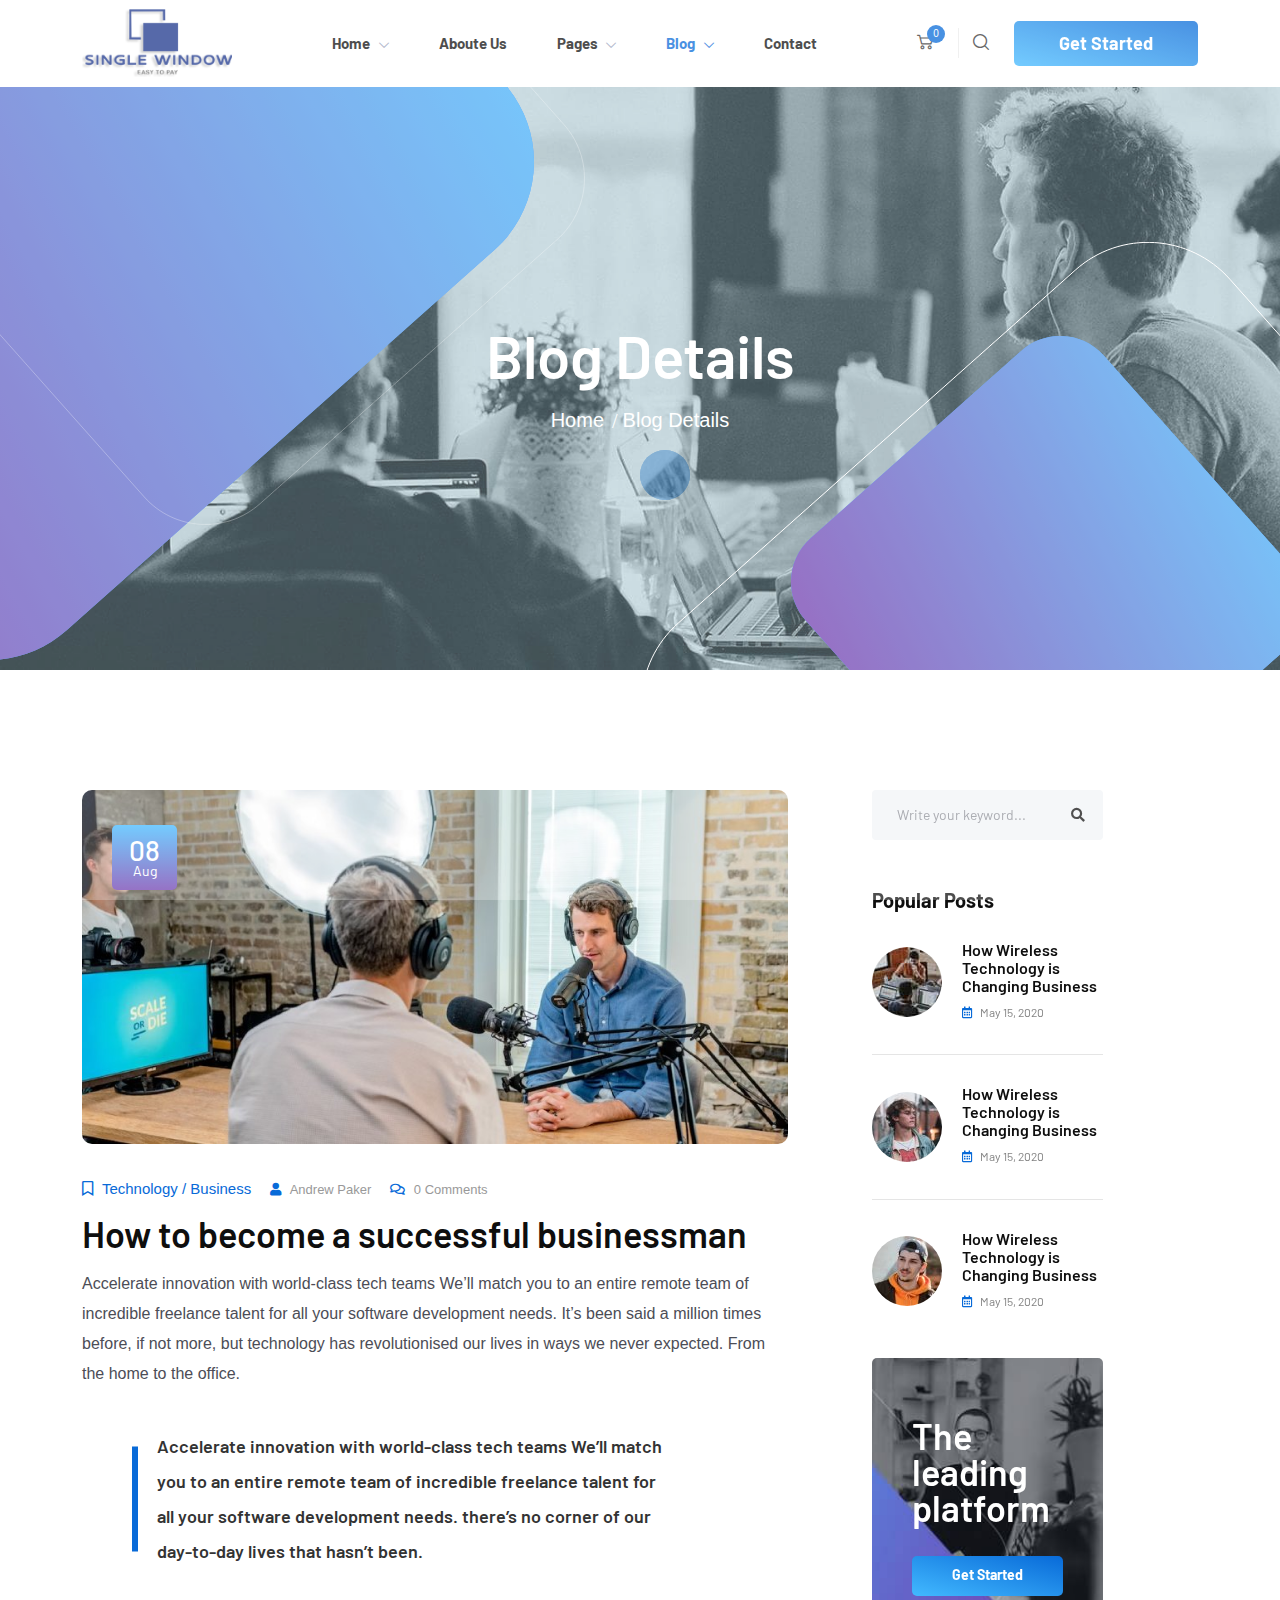
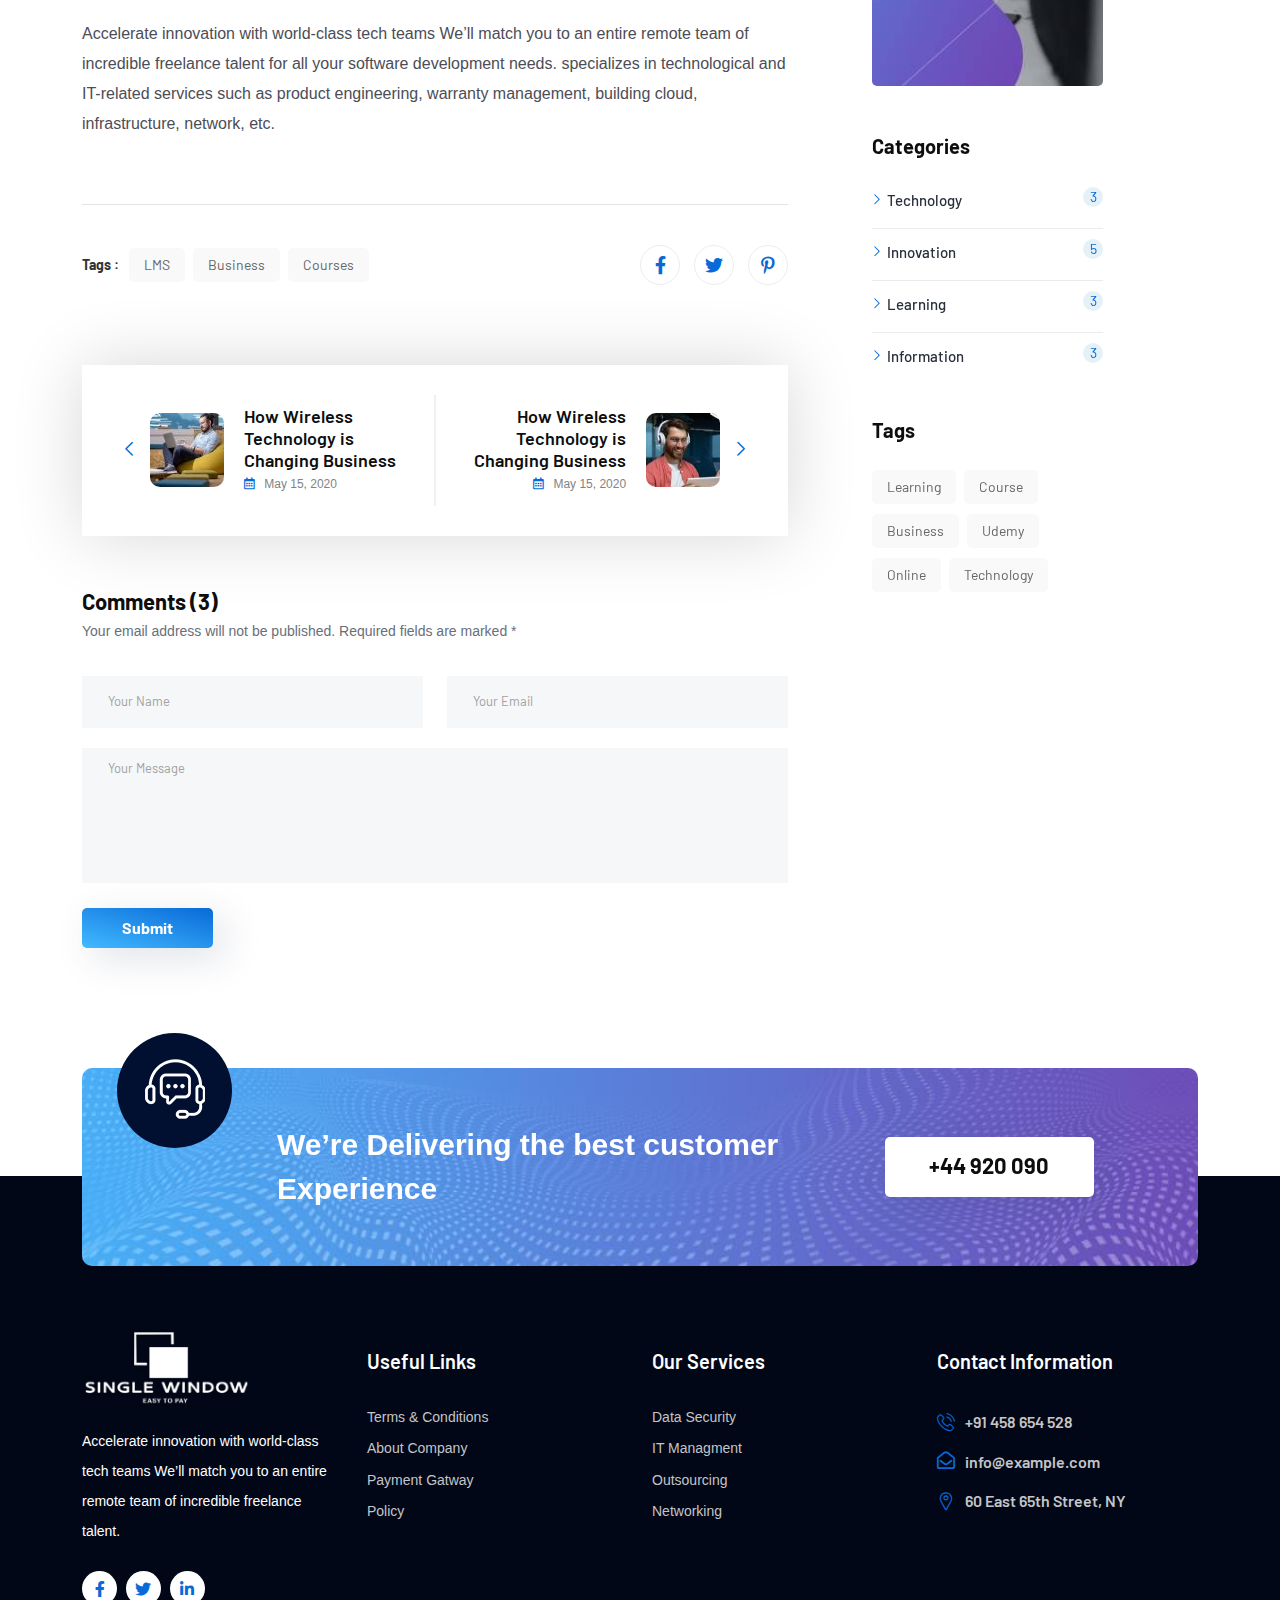
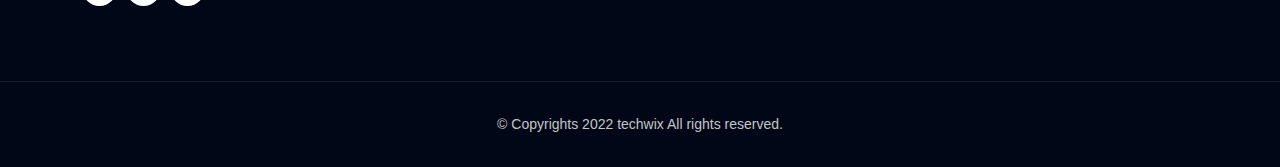
<file: blog-details.html>
<!doctype html>
<html class="no-js" lang="en">


<!-- Mirrored from thepixelcurve.com/html/techwix/techwix/blog-details.html by HTTrack Website Copier/3.x [XR&CO'2014], Tue, 16 Jan 2024 05:26:07 GMT -->
<head>
    <meta charset="utf-8">
    <meta http-equiv="x-ua-compatible" content="ie=edge">
    <title>Techwix - Technology IT Solutions Consultancy HTML5 Template</title>
    <meta name="robots" content="noindex, follow" />
    <meta name="description" content="">
    <meta name="viewport" content="width=device-width, initial-scale=1, shrink-to-fit=no">
    <!-- Favicon -->
    <link rel="shortcut icon" type="image/x-icon" href="assets/images/favicon.png">

    <!-- CSS
	============================================ -->

    <!-- Icon Font CSS -->
    <link rel="stylesheet" href="assets/css/plugins/all.min.css">
    <link rel="stylesheet" href="assets/css/plugins/flaticon.css">

    <!-- Plugins CSS -->
    <link rel="stylesheet" href="assets/css/plugins/bootstrap.min.css">
    <link rel="stylesheet" href="assets/css/plugins/swiper-bundle.min.css">
    <link rel="stylesheet" href="assets/css/plugins/aos.css">
    <link rel="stylesheet" href="assets/css/plugins/magnific-popup.css">

    <!-- Main Style CSS -->
    <link rel="stylesheet" href="assets/css/style.css">


    <!--====== Use the minified version files listed below for better performance and remove the files listed above ======-->
    <!-- <link rel="stylesheet" href="assets/css/vendor/plugins.min.css">
    <link rel="stylesheet" href="assets/css/style.min.css"> -->

</head>

<body>

    <div class="main-wrapper">


        <!-- Preloader start -->
        <div id="preloader">
            <div class="preloader">
                <span></span>
                <span></span>
            </div>
        </div>
        <!-- Preloader End -->

        <!-- Header Start  -->
        <div id="header" class="section header-section">

            <div class="container">

                <!-- Header Wrap Start  -->
                <div class="header-wrap">

                    <div class="header-logo">
                        <a href="index.html"><img src="assets/images/logo.png" alt=""></a>
                    </div>

                    <div class="header-menu d-none d-lg-block">
                        <ul class="main-menu">
                            <li>
                                <a href="index.html">Home</a>
                                <ul class="sub-menu">
                                    <li><a href="index.html">Home Main</a></li>
                                    <li><a href="index-2.html">AI Solutions</a></li>
                                    <li><a href="index-3.html">Cyber Security</a></li>
                                    <li><a href="index-4.html">IT Solutions</a></li>
                                    <li><a href="index-5.html">Software Company</a></li>
                                    <li><a href="index-6.html">IT Agency</a></li>
                                </ul>
                            </li>
                            <li>
                                <a href="about.html">Aboute Us</a>
                            </li>
                            <li><a href="#">Pages</a>
                                <ul class="sub-menu">
                                    <li><a href="team.html">Our Team</a></li>
                                    <li><a href="service.html">Service</a></li>
                                    <li><a href="choose-us.html">Why Choose Us</a></li>
                                    <li><a href="testimonial.html">Testimonial</a></li>
                                    <li><a href="pricing.html">Pricing</a></li>
                                    <li><a href="login-register.html">Login & Register</a></li>
                                </ul>
                            </li>
                            <li class="active-menu"><a href="blog.html">Blog</a>
                                <ul class="sub-menu">
                                    <li><a href="blog.html">Blog Grid</a></li>
                                    <li><a href="blog-standard.html">Blog List</a></li>
                                    <li class="active"><a href="blog-details.html">Blog Single</a></li>
                                </ul>
                            </li>
                            <li><a href="contact.html">Contact</a></li>
                        </ul>
                    </div>

                    <!-- Header Meta Start -->
                    <div class="header-meta">
                        <!-- Header Cart Start -->
                        <div class="header-cart dropdown">
                            <button class="cart-btn" data-bs-toggle="dropdown">
                                <i class="flaticon-shopping-cart"></i>
                                <span class="count">0</span>
                            </button>
                            <!-- Header Dropdown Cart Start -->
                            <div class="dropdown-menu dropdown-cart">
                                <!-- Dropdown Cart Items Start -->
                                <div class="cart-items">
                                    <!-- Single Cart Item Start -->
                                    <div class="single-cart-item">
                                        <div class="item-image">
                                            <img src="assets/images/shop-cart-1.jpg" alt="cart">
                                        </div>
                                        <div class="item-content">
                                            <h4 class="title"><a href="#">Apple Iphone X</a></h4>
                                            <span class="quantity">2 x $59.99</span>
                                        </div>
                                        <button class="btn-close"></button>
                                    </div>
                                    <!-- Single Cart Item End -->
                                    <!-- Single Cart Item Start -->
                                    <div class="single-cart-item">
                                        <div class="item-image">
                                            <img src="assets/images/shop-cart-2.jpg" alt="cart">
                                        </div>
                                        <div class="item-content">
                                            <h4 class="title"><a href="#">Sony Xperia Tablet</a></h4>
                                            <span class="quantity">2 x $59.99</span>
                                        </div>
                                        <button class="btn-close"></button>
                                    </div>
                                    <!-- Single Cart Item End -->
                                    <!-- Single Cart Item Start -->
                                    <div class="single-cart-item">
                                        <div class="item-image">
                                            <img src="assets/images/shop-cart-3.jpg" alt="cart">
                                        </div>
                                        <div class="item-content">
                                            <h4 class="title"><a href="#">Camera Digital</a></h4>
                                            <span class="quantity">2 x $59.99</span>
                                        </div>
                                        <button class="btn-close"></button>
                                    </div>
                                    <!-- Single Cart Item End -->
                                </div>
                                <!-- Dropdown Cart Items End -->
                                <!-- Dropdown Cart Total Start -->
                                <div class="cart-total">
                                    <span class="label">Subtotal:</span>
                                    <span class="value">0</span>
                                </div>
                                <!-- Dropdown Cart Total End -->
                                <!-- Dropdown Cart Button Start -->
                                <div class="cart-btns">
                                    <a class="btn" href="#">View Cart</a>
                                    <a class="btn btn-2" href="#">Checkout</a>
                                </div>
                                <!-- Dropdown Cart Button End -->
                            </div>
                            <!-- Header Dropdown Cart End -->
                        </div>
                        <!-- Header Cart End -->
                        <!-- Header Search Start -->
                        <div class="header-search">
                            <a class="search-btn" href="#"><i class="flaticon-loupe"></i></a>
                            <div class="search-wrap">
                                <div class="search-inner">
                                    <i id="search-close" class="flaticon-close search-close"></i>
                                    <div class="search-cell">
                                        <form action="#">
                                            <div class="search-field-holder">
                                                <input class="main-search-input" type="search" placeholder="Search Your Keyword...">
                                            </div>
                                        </form>
                                    </div>
                                </div>
                            </div>
                        </div>
                        <!-- Header Search End -->

                        <div class="header-btn d-none d-xl-block">
                            <a class="btn" href="login-register.html">Get Started</a>
                        </div>
                        <!-- Header Toggle Start -->
                        <div class="header-toggle d-lg-none">
                            <button data-bs-toggle="offcanvas" data-bs-target="#offcanvasExample">
                                <span></span>
                                <span></span>
                                <span></span>
                            </button>
                        </div>
                        <!-- Header Toggle End -->
                    </div>
                    <!-- Header Meta End  -->

                </div>
                <!-- Header Wrap End  -->

            </div>
        </div>
        <!-- Header End -->

        <!-- Offcanvas Start-->
        <div class="offcanvas offcanvas-start" id="offcanvasExample">
            <div class="offcanvas-header">
                <!-- Offcanvas Logo Start -->
                <div class="offcanvas-logo">
                    <a href="index.html"><img src="assets/images/logo-white.png" alt=""></a>
                </div>
                <!-- Offcanvas Logo End -->
                <button type="button" class="close-btn" data-bs-dismiss="offcanvas"><i class="flaticon-close"></i></button>
            </div>

            <!-- Offcanvas Body Start -->
            <div class="offcanvas-body">
                <div class="offcanvas-menu">
                    <ul class="main-menu">
                        <li>
                            <a href="index.html">Home</a>
                            <ul class="sub-menu">
                                <li><a href="index.html">Home Main</a></li>
                                <li><a href="index-2.html">AI Solutions</a></li>
                                <li><a href="index-3.html">Cyber Security</a></li>
                                <li><a href="index-4.html">IT Solutions</a></li>
                                <li><a href="index-5.html">Software Company</a></li>
                                <li><a href="index-6.html">IT Agency</a></li>
                            </ul>
                        </li>
                        <li>
                            <a href="about.html">Aboute Us</a>
                        </li>
                        <li><a href="#">Pages</a>
                            <ul class="sub-menu">
                                <li><a href="team.html">Our Team</a></li>
                                <li><a href="service.html">Service</a></li>
                                <li><a href="choose-us.html">Why Choose Us</a></li>
                                <li><a href="testimonial.html">Testimonial</a></li>
                                <li><a href="pricing.html">Pricing</a></li>
                                <li><a href="login-register.html">Login & Register</a></li>
                            </ul>
                        </li>
                        <li class="active-menu"><a href="blog.html">Blog</a>
                            <ul class="sub-menu">
                                <li><a href="blog.html">Blog Grid</a></li>
                                <li><a href="blog-standard.html">Blog List</a></li>
                                    <li class="active"><a href="blog-details.html">Blog Single</a></li>
                            </ul>
                        </li>
                        <li><a href="contact.html">Contact</a></li>
                    </ul>
                </div>
            </div>
            <!-- Offcanvas Body End -->
        </div>
        <!-- Offcanvas End -->


        <!-- Page Banner Start -->
        <div class="section page-banner-section" style="background-image: url(assets/images/bg/page-banner.jpg);">
            <div class="shape-1">
                <svg xmlns="http://www.w3.org/2000/svg" width="944px" height="894px">
                    <defs>
                        <linearGradient id="PSgrad_0" x1="88.295%" x2="0%" y1="0%" y2="46.947%">
                            <stop offset="0%" stop-color="rgb(67,186,255)" stop-opacity="1" />
                            <stop offset="100%" stop-color="rgb(113,65,177)" stop-opacity="1" />
                        </linearGradient>

                    </defs>
                    <path fill-rule="evenodd" fill="rgb(43, 142, 254)" d="M39.612,410.76 L467.344,29.824 C516.51,-13.476 590.638,-9.93 633.938,39.613 L914.192,317.344 C957.492,366.50 953.109,440.637 904.402,483.938 L476.671,864.191 C427.964,907.492 353.376,903.109 310.76,854.402 L29.823,576.670 C-13.477,527.963 -9.94,453.376 39.612,410.76 Z" />
                    <path fill="url(#PSgrad_0)" d="M39.612,410.76 L467.344,29.824 C516.51,-13.476 590.638,-9.93 633.938,39.613 L914.192,317.344 C957.492,366.50 953.109,440.637 904.402,483.938 L476.671,864.191 C427.964,907.492 353.376,903.109 310.76,854.402 L29.823,576.670 C-13.477,527.963 -9.94,453.376 39.612,410.76 Z" />
                </svg>
            </div>
            <div class="shape-2">
                <svg xmlns="http://www.w3.org/2000/svg" width="726.5px" height="726.5px">
                    <path fill-rule="evenodd" stroke="rgb(255, 255, 255)" stroke-width="1px" stroke-linecap="butt" stroke-linejoin="miter" opacity="0.302" fill="none" d="M28.14,285.269 L325.37,21.217 C358.860,-8.851 410.655,-5.808 440.723,28.14 L704.777,325.36 C734.846,358.859 731.802,410.654 697.979,440.722 L400.955,704.776 C367.132,734.844 315.338,731.802 285.269,697.978 L21.216,400.954 C-8.852,367.132 -5.808,315.337 28.14,285.269 Z" />
                </svg>
            </div>
            <div class="shape-3">
                <svg xmlns="http://www.w3.org/2000/svg" width="515px" height="515px">
                    <defs>
                        <linearGradient id="PSgrad_0" x1="0%" x2="89.879%" y1="0%" y2="43.837%">
                            <stop offset="0%" stop-color="rgb(67,186,255)" stop-opacity="1" />
                            <stop offset="100%" stop-color="rgb(113,65,177)" stop-opacity="1" />
                        </linearGradient>

                    </defs>
                    <path fill-rule="evenodd" fill="rgb(43, 142, 254)" d="M19.529,202.280 L230.531,14.698 C254.559,-6.661 291.353,-4.498 312.714,19.528 L500.295,230.531 C521.656,254.558 519.493,291.353 495.466,312.713 L284.463,500.295 C260.436,521.655 223.641,519.492 202.281,495.465 L14.699,284.462 C-6.660,260.435 -4.498,223.640 19.529,202.280 Z" />
                    <path fill="url(#PSgrad_0)" d="M19.529,202.280 L230.531,14.698 C254.559,-6.661 291.353,-4.498 312.714,19.528 L500.295,230.531 C521.656,254.558 519.493,291.353 495.466,312.713 L284.463,500.295 C260.436,521.655 223.641,519.492 202.281,495.465 L14.699,284.462 C-6.660,260.435 -4.498,223.640 19.529,202.280 Z" />
                </svg>
            </div>
            <div class="shape-4">
                <svg xmlns="http://www.w3.org/2000/svg" width="972.5px" height="970.5px">
                    <path fill-rule="evenodd" stroke="rgb(255, 255, 255)" stroke-width="1px" stroke-linecap="butt" stroke-linejoin="miter" fill="none" d="M38.245,381.102 L435.258,28.158 C480.467,-12.32 549.697,-7.964 589.888,37.244 L942.832,434.257 C983.23,479.466 978.955,548.697 933.746,588.888 L536.733,941.832 C491.524,982.23 422.293,977.955 382.103,932.745 L29.158,535.732 C-11.32,490.523 -6.963,421.293 38.245,381.102 Z" />
                </svg>
            </div>
            <div class="container">
                <div class="page-banner-wrap">
                    <div class="row">
                        <div class="col-lg-12">
                            <!-- Page Banner Content Start -->
                            <div class="page-banner text-center">
                                <h2 class="title">Blog Details</h2>
                                <ul class="breadcrumb justify-content-center">
                                    <li class="breadcrumb-item"><a href="#">Home</a></li>
                                    <li class="breadcrumb-item active" aria-current="page">Blog Details</li>
                                </ul>
                            </div>
                            <!-- Page Banner Content End -->
                        </div>
                    </div>
                </div>
            </div>
        </div>
        <!-- Page Banner End -->

        <!-- Blog Details Start -->
        <div class="section blog-details-section section-padding-02">
            <div class="container">
                <!-- Blog Details Wrap Start -->
                <div class="blog-details-wrap">
                    <div class="row">
                        <div class="col-xl-8 col-lg-8">
                            <!-- Blog Details Post Start -->
                            <div class="blog-details-post">
                                <!-- Single Blog Start -->
                                <div class="single-blog-post single-blog">
                                    <div class="blog-image">
                                        <a href="blog-details.html"><img src="assets/images/blog/blog-s-1.jpg" alt=""></a>
                                        <div class="top-meta">
                                            <span class="date"><span>08</span>Aug</span>
                                        </div>
                                    </div>
                                    <div class="blog-content">
                                        <div class="blog-meta">
                                            <span class="tag"><i class="far fa-bookmark"></i> Technology / Business</span>
                                            <span><i class="fas fa-user"></i> <a href="#">Andrew Paker</a></span>
                                            <span><i class="far fa-comments"></i> 0 Comments</span>
                                        </div>
                                        <h3 class="title">How to become a successful businessman</h3>
                                        <p class="text">Accelerate innovation with world-class tech teams We’ll match you to an entire remote team of incredible freelance talent for all your software development needs. It’s been said a million times before, if not more, but technology has revolutionised our lives in ways we never expected. From the home to the office.</p>
                                    </div>
                                </div>
                                <!-- Single Blog End -->
                                <div class="blog-details-content">
                                    <!-- Blog Blockquote Start -->
                                    <div class="blog-quote">
                                        <blockquote class="blockquote">
                                            <p>Accelerate innovation with world-class tech teams We’ll match you to an entire remote team of incredible freelance talent for all your software development needs. there’s no corner of our day-to-day lives that hasn’t been.</p>
                                        </blockquote>
                                    </div>
                                    <!-- Blog Blockquote End -->
                                    <!-- Blog Details Text Start -->
                                    <div class="blog-details-text">
                                        <p>Accelerate innovation with world-class tech teams We’ll match you to an entire remote team of incredible freelance talent for all your software development needs. specializes in technological and IT-related services such as product engineering, warranty management, building cloud, infrastructure, network, etc. </p>
                                    </div>
                                    <!-- Blog Details Text End -->
                                    <!-- Blog Details Tag Share Start -->
                                    <div class="blog-details-tag-share">
                                        <div class="blog-details-tag">
                                            <div class="sidebar-widget">
                                                <span class="label">Tags :</span>
                                                <ul class="sidebar-tag">
                                                    <li><a href="#">LMS</a></li>
                                                    <li><a href="#">Business</a></li>
                                                    <li><a href="#">Courses</a></li>
                                                </ul>
                                            </div>
                                        </div>
                                        <div class="blog-details-share">
                                            <ul class="social-share">
                                                <li><a class="share-facebook" href="#"><i class="fab fa-facebook-f"></i></a></li>
                                                <li><a class="share-twitter" href="#"><i class="fab fa-twitter"></i></a></li>
                                                <li><a class="share-pinterest" href="#"><i class="fab fa-pinterest-p"></i></a></li>
                                            </ul>
                                        </div>
                                    </div>
                                    <!-- Blog Details Tag Share End -->
                                    <!-- Blog Details Post Navigation Start -->
                                    <div class="techwix-post-pagination">
                                        <div class="previous-post">
                                            <div class="blog-pagination-post">
                                                <div class="post-thumb">
                                                    <a href="#">
                                                        <i class="flaticon-back"></i>
                                                        <img src="assets/images/blog/p-post-1.jpg" alt="">
                                                    </a>
                                                </div>
                                                <div class="post-content">
                                                    <h4 class="title"><a href="#">How Wireless Technology is Changing Business</a></h4>
                                                    <span class="date"><i class="far fa-calendar-alt"></i> May 15, 2020</span>
                                                </div>
                                            </div>
                                        </div>
                                        <div class="next-post">
                                            <div class="blog-pagination-post">
                                                <div class="post-content text-end">
                                                    <h4 class="title"><a href="#">How Wireless Technology is Changing Business</a></h4>
                                                    <span class="date"><i class="far fa-calendar-alt"></i> May 15, 2020</span>
                                                </div>
                                                <div class="post-thumb">
                                                    <a href="#">
                                                        <img src="assets/images/blog/p-post-2.jpg" alt="">
                                                        <i class="flaticon-next"></i>
                                                    </a>
                                                </div>
                                            </div>
                                        </div>
                                    </div>
                                    <!-- Blog Details Post Navigation End -->
                                    <!-- Commtent Wrap Start -->
                                    <div class="comment-wrap">
                                        <!-- Commtent Form Start -->
                                        <div class="comment-form">
                                            <h3 class="comment-title">Comments (3)</h3>
                                            <p>Your email address will not be published. Required fields are marked *</p>
                                            <!-- Commtent Form Wrap Start -->
                                            <div class="comment-form-wrap">
                                                <form action="#">
                                                    <div class="row">
                                                        <div class="col-md-6">
                                                            <!--  Single Form Start  -->
                                                            <div class="single-form">
                                                                <input class="form-control" type="text" placeholder="Your Name">
                                                            </div>
                                                            <!--  Single Form End  -->
                                                        </div>
                                                        <div class="col-md-6">
                                                            <!--  Single Form Start  -->
                                                            <div class="single-form">
                                                                <input class="form-control" type="email" placeholder="Your Email">
                                                            </div>
                                                            <!--  Single Form End  -->
                                                        </div>
                                                        <div class="col-md-12">
                                                            <!--  Single Form Start  -->
                                                            <div class="single-form">
                                                                <textarea class="form-control" placeholder="Your Message"></textarea>
                                                            </div>
                                                            <!--  Single Form End  -->
                                                        </div>
                                                        <div class="col-md-12">
                                                            <!--  Single Form Start  -->
                                                            <div class="form-btn">
                                                                <button class="btn" type="submit">Submit</button>
                                                            </div>
                                                            <!--  Single Form End  -->
                                                        </div>
                                                    </div>
                                                </form>
                                            </div>
                                            <!-- Commtent Form Wrap End -->
                                        </div>
                                        <!-- Commtent Form End -->
                                    </div>
                                    <!-- Commtent Wrap End -->
                                </div>
                            </div>
                            <!-- Blog Details Post End -->
                        </div>
                        <div class="col-xl-3 col-lg-4">
                            <!-- Blog Sidebar Start -->
                            <div class="blog-sidebar">
                                <!-- Sidebar Widget Start -->
                                <div class="sidebar-widget sidebar-widget-1">
                                    <!-- Widget Search Form Start -->
                                    <form class="search-form" action="#">
                                        <input type="text" placeholder="Write your keyword...">
                                        <button type="submit"><i class="fas fa-search"></i></button>
                                    </form>
                                    <!-- Widget Search Form End -->
                                </div>
                                <!-- Sidebar Widget End -->

                                <!-- Sidebar Widget Start -->
                                <div class="sidebar-widget">
                                    <!-- Widget Title Start -->
                                    <div class="widget-title">
                                        <h3 class="title">Popular Posts</h3>
                                    </div>
                                    <!-- Widget Title End -->
                                    <!-- Widget Recent Post Start -->
                                    <div class="recent-posts">
                                        <ul>
                                            <li>
                                                <a class="post-link" href="blog-details.html">
                                                    <div class="post-thumb">
                                                        <img src="assets/images/blog/r-post1.jpg" alt="">
                                                    </div>
                                                    <div class="post-text">
                                                        <h4 class="title">How Wireless Technology is Changing Business</h4>
                                                        <span class="post-meta"><i class="far fa-calendar-alt"></i> May 15, 2020</span>
                                                    </div>
                                                </a>
                                            </li>
                                            <li>
                                                <a class="post-link" href="blog-details.html">
                                                    <div class="post-thumb">
                                                        <img src="assets/images/blog/r-post2.jpg" alt="">
                                                    </div>
                                                    <div class="post-text">
                                                        <h4 class="title">How Wireless Technology is Changing Business</h4>
                                                        <span class="post-meta"><i class="far fa-calendar-alt"></i> May 15, 2020</span>
                                                    </div>
                                                </a>
                                            </li>
                                            <li>
                                                <a class="post-link" href="blog-details.html">
                                                    <div class="post-thumb">
                                                        <img src="assets/images/blog/r-post3.jpg" alt="">
                                                    </div>
                                                    <div class="post-text">
                                                        <h4 class="title">How Wireless Technology is Changing Business</h4>
                                                        <span class="post-meta"><i class="far fa-calendar-alt"></i> May 15, 2020</span>
                                                    </div>
                                                </a>
                                            </li>
                                        </ul>
                                    </div>
                                    <!-- Widget Recent Post End -->
                                </div>
                                <!-- Sidebar Widget End -->

                                <div class="sidebar-widget">
                                    <div class="widget-banner" style="background-image: url(assets/images/blog/sidebar-img.jpg);">
                                        <div class="banner-content">
                                            <h4 class="title">The leading platform</h4>
                                            <a class="btn" href="contact.html">Get Started</a>
                                        </div>
                                    </div>
                                </div>

                                <!-- Sidebar Widget Start -->
                                <div class="sidebar-widget">
                                    <!-- Widget Title Start -->
                                    <div class="widget-title">
                                        <h3 class="title">Categories</h3>
                                    </div>
                                    <!-- Widget Title End -->
                                    <!-- Widget Category Start -->
                                    <ul class="category">
                                        <li class="cate-item"><a href="blog.html"><i class="flaticon-next"></i> Technology <span class="post-count">3</span></a></li>
                                        <li class="cate-item"><a href="blog.html"><i class="flaticon-next"></i> Innovation <span class="post-count">5</span></a></li>
                                        <li class="cate-item"><a href="blog.html"><i class="flaticon-next"></i> Learning <span class="post-count">3</span></a></li>
                                        <li class="cate-item"><a href="blog.html"><i class="flaticon-next"></i> Information <span class="post-count">3</span></a></li>
                                    </ul>
                                    <!-- Widget Category End -->
                                </div>
                                <!-- Sidebar Widget End -->

                                <!-- Sidebar Widget Start -->
                                <div class="sidebar-widget">
                                    <!-- Widget Title Start -->
                                    <div class="widget-title">
                                        <h3 class="title">Tags</h3>
                                    </div>
                                    <!-- Widget Title End -->
                                    <!-- Widget Category Start -->
                                    <ul class="sidebar-tag">
                                        <li><a href="#">Learning</a></li>
                                        <li><a href="#">Course</a></li>
                                        <li><a href="#">Business</a></li>
                                        <li><a href="#">Udemy</a></li>
                                        <li><a href="#">Online</a></li>
                                        <li><a href="#">Technology</a></li>
                                    </ul>
                                    <!-- Widget Category End -->
                                </div>
                                <!-- Sidebar Widget End -->
                            </div>
                            <!-- Blog Sidebar End -->
                        </div>
                    </div>
                </div>
                <!-- Blog Details Wrap End -->
            </div>
        </div>
        <!-- Blog Details End -->

        <!-- Cta Start -->
        <div class="section techwix-cta-section-02 section-padding-02">
            <div class="container">
                <!-- Cta Wrap Start -->
                <div class="cta-wrap" style="background-image: url(assets/images/bg/cta-bg.jpg);">
                    <div class="row align-items-center">
                        <div class="col-xl-9 col-lg-8">
                            <!-- Cta Content Start -->
                            <div class="cta-content">
                                <div class="cta-icon">
                                    <img src="assets/images/cta-icon2.png" alt="">
                                </div>
                                <p>We’re Delivering the best customer Experience</p>
                            </div>
                            <!-- Cta Content End -->
                        </div>
                        <div class="col-xl-3 col-lg-4">
                            <!-- Cta Button Start -->
                            <div class="cta-btn">
                                <a class="btn btn-white" href="#">+44 920 090 505</a>
                            </div>
                            <!-- Cta Button End -->
                        </div>
                    </div>
                </div>
                <!-- Cta Wrap End -->
            </div>
        </div>
        <!-- Cta End -->


        <!-- Footer Section Start -->
        <div class="section footer-section footer-section-03" style="background-image: url(assets/images/bg/footer-bg.jpg);">

            <div class="container">
                <!-- Footer Widget Wrap Start -->
                <div class="footer-widget-wrap">
                    <div class="row">
                        <div class="col-lg-3 col-sm-6">
                            <!-- Footer Widget Start -->
                            <div class="footer-widget-about">
                                <a class="footer-logo" href="index.html"><img src="assets/images/logo-white.png" alt="Logo"></a>
                                <p>Accelerate innovation with world-class tech teams We’ll match you to an entire remote team of incredible freelance talent.</p>
                                <div class="footer-social">
                                    <ul class="social">
                                        <li><a href="#"><i class="fab fa-facebook-f"></i></a></li>
                                        <li><a href="#"><i class="fab fa-twitter"></i></a></li>
                                        <li><a href="#"><i class="fab fa-linkedin-in"></i></a></li>
                                    </ul>
                                </div>
                            </div>
                            <!-- Footer Widget End -->
                        </div>
                        <div class="col-lg-3 col-sm-6">
                            <!-- Footer Widget Start -->
                            <div class="footer-widget">
                                <h4 class="footer-widget-title">Useful Links</h4>

                                <div class="widget-link">
                                    <ul class="link">
                                        <li><a href="#">Terms & Conditions</a></li>
                                        <li><a href="#">About Company</a></li>
                                        <li><a href="#">Payment Gatway</a></li>
                                        <li><a href="#">Policy</a></li>
                                    </ul>
                                </div>
                            </div>
                            <!-- Footer Widget End -->
                        </div>
                        <div class="col-lg-3 col-sm-6">
                            <!-- Footer Widget Start -->
                            <div class="footer-widget">
                                <h4 class="footer-widget-title">Our Services</h4>

                                <div class="widget-link">
                                    <ul class="link">
                                        <li><a href="#">Data Security</a></li>
                                        <li><a href="#">IT Managment</a></li>
                                        <li><a href="#">Outsourcing</a></li>
                                        <li><a href="#">Networking</a></li>
                                    </ul>
                                </div>
                            </div>
                            <!-- Footer Widget End -->
                        </div>
                        <div class="col-lg-3 col-sm-6">
                            <!-- Footer Widget Start -->
                            <div class="footer-widget">
                                <h4 class="footer-widget-title">Contact Information</h4>

                                <div class="widget-info">
                                    <ul>
                                        <li>
                                            <div class="info-icon">
                                                <i class="flaticon-phone-call"></i>
                                            </div>
                                            <div class="info-text">
                                                <span><a href="#">+91 458 654 528</a></span>
                                            </div>
                                        </li>
                                        <li>
                                            <div class="info-icon">
                                                <i class="far fa-envelope-open"></i>
                                            </div>
                                            <div class="info-text">
                                                <span><a href="#">info@example.com</a></span>
                                            </div>
                                        </li>
                                        <li>
                                            <div class="info-icon">
                                                <i class="flaticon-pin"></i>
                                            </div>
                                            <div class="info-text">
                                                <span>60 East 65th Street, NY</span>
                                            </div>
                                        </li>
                                    </ul>
                                </div>
                            </div>
                            <!-- Footer Widget End -->
                        </div>
                    </div>
                </div>
                <!-- Footer Widget Wrap End -->
            </div>

            <!-- Footer Copyright Start -->
            <div class="footer-copyright-area">
                <div class="container">
                    <div class="footer-copyright-wrap">
                        <div class="row align-items-center">
                            <div class="col-lg-12">
                                <!-- Footer Copyright Text Start -->
                                <div class="copyright-text text-center">
                                    <p>© Copyrights 2022 techwix All rights reserved. </p>
                                </div>
                                <!-- Footer Copyright Text End -->
                            </div>
                        </div>
                    </div>
                </div>
            </div>
            <!-- Footer Copyright End -->
        </div>
        <!-- Footer Section End -->

        <!-- back to top start -->
        <div class="progress-wrap">
            <svg class="progress-circle svg-content" width="100%" height="100%" viewBox="-1 -1 102 102">
                <path d="M50,1 a49,49 0 0,1 0,98 a49,49 0 0,1 0,-98" />
            </svg>
        </div>
        <!-- back to top end -->

    </div>

    <!-- JS
    ============================================ -->
    <script src="assets/js/vendor/jquery-1.12.4.min.js"></script>
    <script src="assets/js/vendor/modernizr-3.11.2.min.js"></script>

    <!-- Bootstrap JS -->
    <script src="assets/js/plugins/popper.min.js"></script>
    <script src="assets/js/plugins/bootstrap.min.js"></script>

    <!-- Plugins JS -->
    <script src="assets/js/plugins/swiper-bundle.min.js"></script>
    <script src="assets/js/plugins/aos.js"></script>
    <script src="assets/js/plugins/waypoints.min.js"></script>
    <script src="assets/js/plugins/back-to-top.js"></script>
    <script src="assets/js/plugins/jquery.counterup.min.js"></script>
    <script src="assets/js/plugins/appear.min.js"></script>
    <script src="assets/js/plugins/jquery.magnific-popup.min.js"></script>


    <!--====== Use the minified version files listed below for better performance and remove the files listed above ======-->


    <!-- Main JS -->
    <script src="assets/js/main.js"></script>

</body>


<!-- Mirrored from thepixelcurve.com/html/techwix/techwix/blog-details.html by HTTrack Website Copier/3.x [XR&CO'2014], Tue, 16 Jan 2024 05:26:08 GMT -->
</html>
</file>
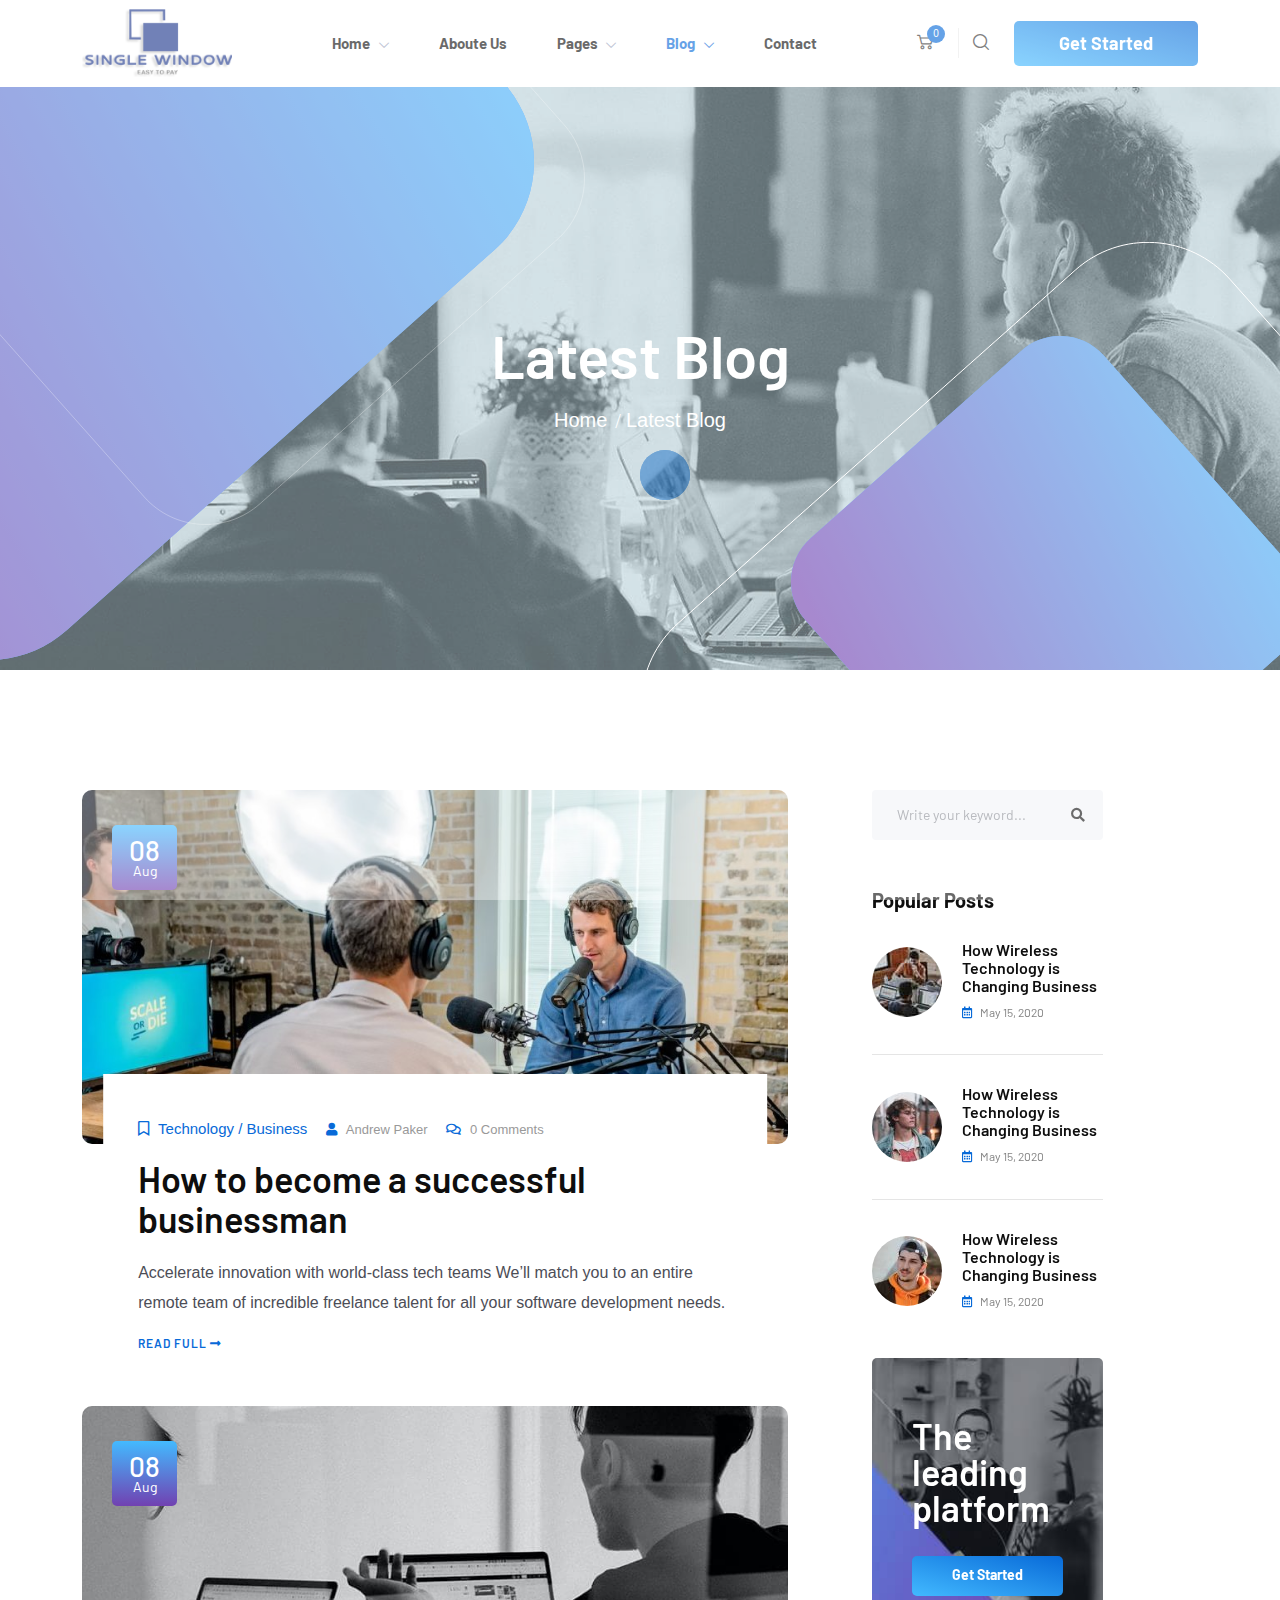
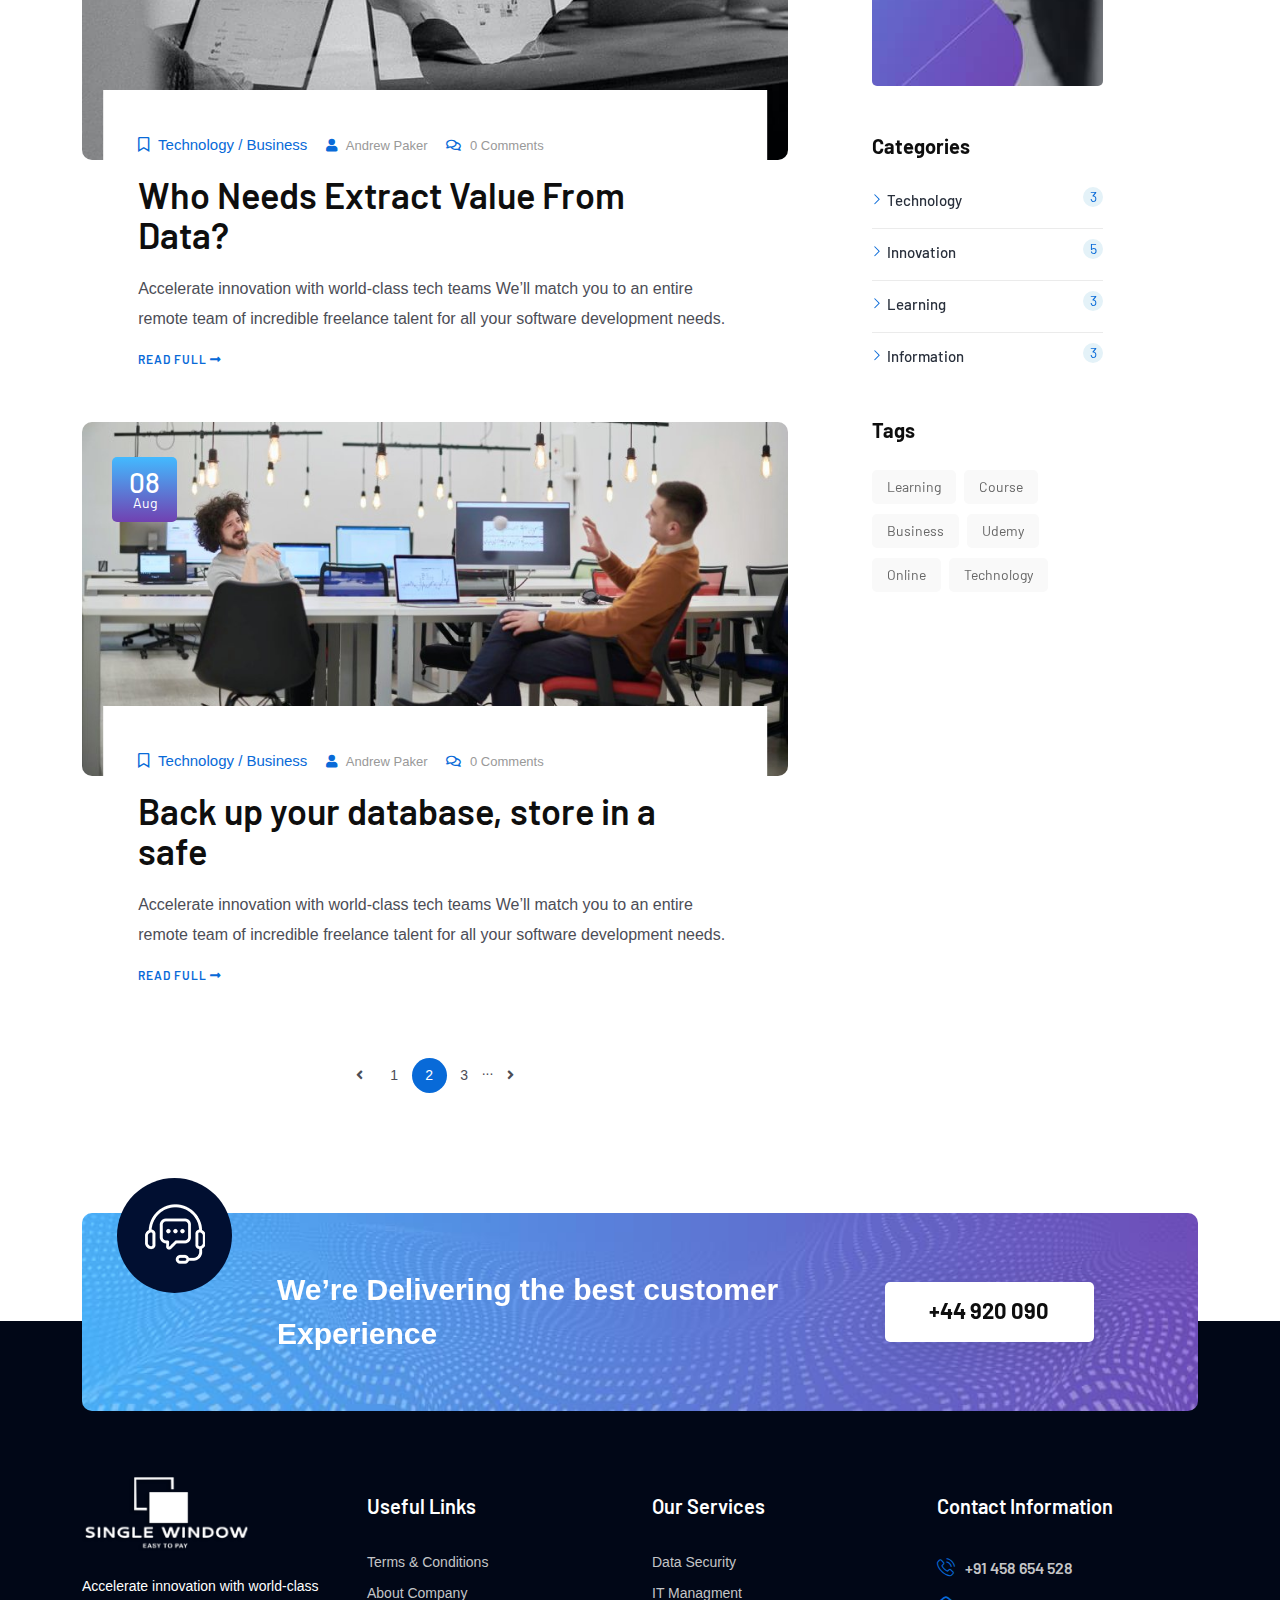
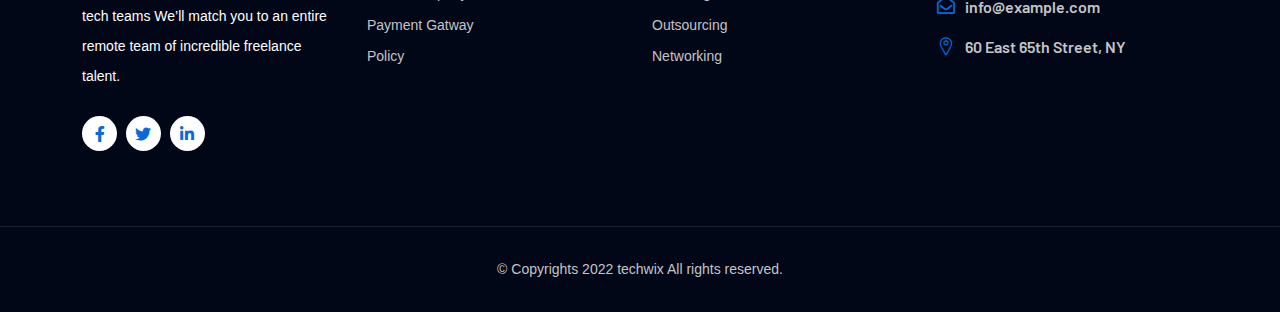
<file: blog-standard.html>
<!doctype html>
<html class="no-js" lang="en">


<!-- Mirrored from thepixelcurve.com/html/techwix/techwix/blog-standard.html by HTTrack Website Copier/3.x [XR&CO'2014], Tue, 16 Jan 2024 05:26:05 GMT -->
<head>
    <meta charset="utf-8">
    <meta http-equiv="x-ua-compatible" content="ie=edge">
    <title>Techwix - Technology IT Solutions Consultancy HTML5 Template</title>
    <meta name="robots" content="noindex, follow" />
    <meta name="description" content="">
    <meta name="viewport" content="width=device-width, initial-scale=1, shrink-to-fit=no">
    <!-- Favicon -->
    <link rel="shortcut icon" type="image/x-icon" href="assets/images/favicon.png">

    <!-- CSS
	============================================ -->

    <!-- Icon Font CSS -->
    <link rel="stylesheet" href="assets/css/plugins/all.min.css">
    <link rel="stylesheet" href="assets/css/plugins/flaticon.css">

    <!-- Plugins CSS -->
    <link rel="stylesheet" href="assets/css/plugins/bootstrap.min.css">
    <link rel="stylesheet" href="assets/css/plugins/swiper-bundle.min.css">
    <link rel="stylesheet" href="assets/css/plugins/aos.css">
    <link rel="stylesheet" href="assets/css/plugins/magnific-popup.css">

    <!-- Main Style CSS -->
    <link rel="stylesheet" href="assets/css/style.css">


    <!--====== Use the minified version files listed below for better performance and remove the files listed above ======-->
    <!-- <link rel="stylesheet" href="assets/css/vendor/plugins.min.css">
    <link rel="stylesheet" href="assets/css/style.min.css"> -->

</head>

<body>

    <div class="main-wrapper">


        <!-- Preloader start -->
        <div id="preloader">
            <div class="preloader">
                <span></span>
                <span></span>
            </div>
        </div>
        <!-- Preloader End -->

        <!-- Header Start  -->
        <div id="header" class="section header-section">

            <div class="container">

                <!-- Header Wrap Start  -->
                <div class="header-wrap">

                    <div class="header-logo">
                        <a href="index.html"><img src="assets/images/logo.png" alt=""></a>
                    </div>

                    <div class="header-menu d-none d-lg-block">
                        <ul class="main-menu">
                            <li>
                                <a href="index.html">Home</a>
                                <ul class="sub-menu">
                                    <li><a href="index.html">Home Main</a></li>
                                    <li><a href="index-2.html">AI Solutions</a></li>
                                    <li><a href="index-3.html">Cyber Security</a></li>
                                    <li><a href="index-4.html">IT Solutions</a></li>
                                    <li><a href="index-5.html">Software Company</a></li>
                                    <li><a href="index-6.html">IT Agency</a></li>
                                </ul>
                            </li>
                            <li>
                                <a href="about.html">Aboute Us</a>
                            </li>
                            <li><a href="#">Pages</a>
                                <ul class="sub-menu">
                                    <li><a href="team.html">Our Team</a></li>
                                    <li><a href="service.html">Service</a></li>
                                    <li><a href="choose-us.html">Why Choose Us</a></li>
                                    <li><a href="testimonial.html">Testimonial</a></li>
                                    <li><a href="pricing.html">Pricing</a></li>
                                    <li><a href="login-register.html">Login & Register</a></li>
                                </ul>
                            </li>
                            <li class="active-menu"><a href="#">Blog</a>
                                <ul class="sub-menu">
                                    <li><a href="blog.html">Blog Grid</a></li>
                                    <li class="active"><a href="blog-standard.html">Blog List</a></li>
                                    <li><a href="blog-details.html">Blog Single</a></li>
                                </ul>
                            </li>
                            <li><a href="contact.html">Contact</a></li>
                        </ul>
                    </div>

                    <!-- Header Meta Start -->
                    <div class="header-meta">
                        <!-- Header Cart Start -->
                        <div class="header-cart dropdown">
                            <button class="cart-btn" data-bs-toggle="dropdown">
                                <i class="flaticon-shopping-cart"></i>
                                <span class="count">0</span>
                            </button>
                            <!-- Header Dropdown Cart Start -->
                            <div class="dropdown-menu dropdown-cart">
                                <!-- Dropdown Cart Items Start -->
                                <div class="cart-items">
                                    <!-- Single Cart Item Start -->
                                    <div class="single-cart-item">
                                        <div class="item-image">
                                            <img src="assets/images/shop-cart-1.jpg" alt="cart">
                                        </div>
                                        <div class="item-content">
                                            <h4 class="title"><a href="#">Apple Iphone X</a></h4>
                                            <span class="quantity">2 x $59.99</span>
                                        </div>
                                        <button class="btn-close"></button>
                                    </div>
                                    <!-- Single Cart Item End -->
                                    <!-- Single Cart Item Start -->
                                    <div class="single-cart-item">
                                        <div class="item-image">
                                            <img src="assets/images/shop-cart-2.jpg" alt="cart">
                                        </div>
                                        <div class="item-content">
                                            <h4 class="title"><a href="#">Sony Xperia Tablet</a></h4>
                                            <span class="quantity">2 x $59.99</span>
                                        </div>
                                        <button class="btn-close"></button>
                                    </div>
                                    <!-- Single Cart Item End -->
                                    <!-- Single Cart Item Start -->
                                    <div class="single-cart-item">
                                        <div class="item-image">
                                            <img src="assets/images/shop-cart-3.jpg" alt="cart">
                                        </div>
                                        <div class="item-content">
                                            <h4 class="title"><a href="#">Camera Digital</a></h4>
                                            <span class="quantity">2 x $59.99</span>
                                        </div>
                                        <button class="btn-close"></button>
                                    </div>
                                    <!-- Single Cart Item End -->
                                </div>
                                <!-- Dropdown Cart Items End -->
                                <!-- Dropdown Cart Total Start -->
                                <div class="cart-total">
                                    <span class="label">Subtotal:</span>
                                    <span class="value">0</span>
                                </div>
                                <!-- Dropdown Cart Total End -->
                                <!-- Dropdown Cart Button Start -->
                                <div class="cart-btns">
                                    <a class="btn" href="#">View Cart</a>
                                    <a class="btn btn-2" href="#">Checkout</a>
                                </div>
                                <!-- Dropdown Cart Button End -->
                            </div>
                            <!-- Header Dropdown Cart End -->
                        </div>
                        <!-- Header Cart End -->
                        <!-- Header Search Start -->
                        <div class="header-search">
                            <a class="search-btn" href="#"><i class="flaticon-loupe"></i></a>
                            <div class="search-wrap">
                                <div class="search-inner">
                                    <i id="search-close" class="flaticon-close search-close"></i>
                                    <div class="search-cell">
                                        <form action="#">
                                            <div class="search-field-holder">
                                                <input class="main-search-input" type="search" placeholder="Search Your Keyword...">
                                            </div>
                                        </form>
                                    </div>
                                </div>
                            </div>
                        </div>
                        <!-- Header Search End -->

                        <div class="header-btn d-none d-xl-block">
                            <a class="btn" href="login-register.html">Get Started</a>
                        </div>
                        <!-- Header Toggle Start -->
                        <div class="header-toggle d-lg-none">
                            <button data-bs-toggle="offcanvas" data-bs-target="#offcanvasExample">
                                <span></span>
                                <span></span>
                                <span></span>
                            </button>
                        </div>
                        <!-- Header Toggle End -->
                    </div>
                    <!-- Header Meta End  -->

                </div>
                <!-- Header Wrap End  -->

            </div>
        </div>
        <!-- Header End -->

        <!-- Offcanvas Start-->
        <div class="offcanvas offcanvas-start" id="offcanvasExample">
            <div class="offcanvas-header">
                <!-- Offcanvas Logo Start -->
                <div class="offcanvas-logo">
                    <a href="index.html"><img src="assets/images/logo-white.png" alt=""></a>
                </div>
                <!-- Offcanvas Logo End -->
                <button type="button" class="close-btn" data-bs-dismiss="offcanvas"><i class="flaticon-close"></i></button>
            </div>

            <!-- Offcanvas Body Start -->
            <div class="offcanvas-body">
                <div class="offcanvas-menu">
                    <ul class="main-menu">
                        <li>
                            <a href="index.html">Home</a>
                            <ul class="sub-menu">
                                <li><a href="index.html">Home Main</a></li>
                                <li><a href="index-2.html">AI Solutions</a></li>
                                <li><a href="index-3.html">Cyber Security</a></li>
                                <li><a href="index-4.html">IT Solutions</a></li>
                                <li><a href="index-5.html">Software Company</a></li>
                                <li><a href="index-6.html">IT Agency</a></li>
                            </ul>
                        </li>
                        <li>
                            <a href="about.html">Aboute Us</a>
                        </li>
                        <li><a href="#">Pages</a>
                            <ul class="sub-menu">
                                <li><a href="team.html">Our Team</a></li>
                                <li><a href="service.html">Service</a></li>
                                <li><a href="choose-us.html">Why Choose Us</a></li>
                                <li><a href="testimonial.html">Testimonial</a></li>
                                <li><a href="pricing.html">Pricing</a></li>
                                <li><a href="login-register.html">Login & Register</a></li>
                            </ul>
                        </li>
                        <li class="active-menu"><a href="#">Blog</a>
                            <ul class="sub-menu">
                                <li><a href="blog.html">Blog Grid</a></li>
                                <li class="active"><a href="blog-standard.html">Blog List</a></li>
                                <li><a href="blog-details.html">Blog Single</a></li>
                            </ul>
                        </li>
                        <li><a href="contact.html">Contact</a></li>
                    </ul>
                </div>
            </div>
            <!-- Offcanvas Body End -->
        </div>
        <!-- Offcanvas End -->


        <!-- Page Banner Start -->
        <div class="section page-banner-section" style="background-image: url(assets/images/bg/page-banner.jpg);">
            <div class="shape-1">
                <svg xmlns="http://www.w3.org/2000/svg" width="944px" height="894px">
                    <defs>
                        <linearGradient id="PSgrad_0" x1="88.295%" x2="0%" y1="0%" y2="46.947%">
                            <stop offset="0%" stop-color="rgb(67,186,255)" stop-opacity="1" />
                            <stop offset="100%" stop-color="rgb(113,65,177)" stop-opacity="1" />
                        </linearGradient>

                    </defs>
                    <path fill-rule="evenodd" fill="rgb(43, 142, 254)" d="M39.612,410.76 L467.344,29.824 C516.51,-13.476 590.638,-9.93 633.938,39.613 L914.192,317.344 C957.492,366.50 953.109,440.637 904.402,483.938 L476.671,864.191 C427.964,907.492 353.376,903.109 310.76,854.402 L29.823,576.670 C-13.477,527.963 -9.94,453.376 39.612,410.76 Z" />
                    <path fill="url(#PSgrad_0)" d="M39.612,410.76 L467.344,29.824 C516.51,-13.476 590.638,-9.93 633.938,39.613 L914.192,317.344 C957.492,366.50 953.109,440.637 904.402,483.938 L476.671,864.191 C427.964,907.492 353.376,903.109 310.76,854.402 L29.823,576.670 C-13.477,527.963 -9.94,453.376 39.612,410.76 Z" />
                </svg>
            </div>
            <div class="shape-2">
                <svg xmlns="http://www.w3.org/2000/svg" width="726.5px" height="726.5px">
                    <path fill-rule="evenodd" stroke="rgb(255, 255, 255)" stroke-width="1px" stroke-linecap="butt" stroke-linejoin="miter" opacity="0.302" fill="none" d="M28.14,285.269 L325.37,21.217 C358.860,-8.851 410.655,-5.808 440.723,28.14 L704.777,325.36 C734.846,358.859 731.802,410.654 697.979,440.722 L400.955,704.776 C367.132,734.844 315.338,731.802 285.269,697.978 L21.216,400.954 C-8.852,367.132 -5.808,315.337 28.14,285.269 Z" />
                </svg>
            </div>
            <div class="shape-3">
                <svg xmlns="http://www.w3.org/2000/svg" width="515px" height="515px">
                    <defs>
                        <linearGradient id="PSgrad_0" x1="0%" x2="89.879%" y1="0%" y2="43.837%">
                            <stop offset="0%" stop-color="rgb(67,186,255)" stop-opacity="1" />
                            <stop offset="100%" stop-color="rgb(113,65,177)" stop-opacity="1" />
                        </linearGradient>

                    </defs>
                    <path fill-rule="evenodd" fill="rgb(43, 142, 254)" d="M19.529,202.280 L230.531,14.698 C254.559,-6.661 291.353,-4.498 312.714,19.528 L500.295,230.531 C521.656,254.558 519.493,291.353 495.466,312.713 L284.463,500.295 C260.436,521.655 223.641,519.492 202.281,495.465 L14.699,284.462 C-6.660,260.435 -4.498,223.640 19.529,202.280 Z" />
                    <path fill="url(#PSgrad_0)" d="M19.529,202.280 L230.531,14.698 C254.559,-6.661 291.353,-4.498 312.714,19.528 L500.295,230.531 C521.656,254.558 519.493,291.353 495.466,312.713 L284.463,500.295 C260.436,521.655 223.641,519.492 202.281,495.465 L14.699,284.462 C-6.660,260.435 -4.498,223.640 19.529,202.280 Z" />
                </svg>
            </div>
            <div class="shape-4">
                <svg xmlns="http://www.w3.org/2000/svg" width="972.5px" height="970.5px">
                    <path fill-rule="evenodd" stroke="rgb(255, 255, 255)" stroke-width="1px" stroke-linecap="butt" stroke-linejoin="miter" fill="none" d="M38.245,381.102 L435.258,28.158 C480.467,-12.32 549.697,-7.964 589.888,37.244 L942.832,434.257 C983.23,479.466 978.955,548.697 933.746,588.888 L536.733,941.832 C491.524,982.23 422.293,977.955 382.103,932.745 L29.158,535.732 C-11.32,490.523 -6.963,421.293 38.245,381.102 Z" />
                </svg>
            </div>
            <div class="container">
                <div class="page-banner-wrap">
                    <div class="row">
                        <div class="col-lg-12">
                            <!-- Page Banner Content Start -->
                            <div class="page-banner text-center">
                                <h2 class="title">Latest Blog</h2>
                                <ul class="breadcrumb justify-content-center">
                                    <li class="breadcrumb-item"><a href="#">Home</a></li>
                                    <li class="breadcrumb-item active" aria-current="page">Latest Blog</li>
                                </ul>
                            </div>
                            <!-- Page Banner Content End -->
                        </div>
                    </div>
                </div>
            </div>
        </div>
        <!-- Page Banner End -->

        <!-- Blog Standard Start -->
        <div class="section blog-standard-section section-padding-02">
            <div class="container">
                <!-- Blog Standard Wrap Start -->
                <div class="blog-standard-wrap">
                    <div class="row">
                        <div class="col-xl-8 col-lg-8">
                            <!-- Blog Post Wrap Start -->
                            <div class="blog-post-wrap">
                                <!-- Single Blog Start -->
                                <div class="single-blog-post single-blog">
                                    <div class="blog-image">
                                        <a href="blog-details.html"><img src="assets/images/blog/blog-s-1.jpg" alt=""></a>
                                        <div class="top-meta">
                                            <span class="date"><span>08</span>Aug</span>
                                        </div>
                                    </div>
                                    <div class="blog-content">
                                        <div class="blog-meta">
                                            <span class="tag"><i class="far fa-bookmark"></i> Technology / Business</span>
                                            <span><i class="fas fa-user"></i> <a href="#">Andrew Paker</a></span>
                                            <span><i class="far fa-comments"></i> 0 Comments</span>
                                        </div>
                                        <h3 class="title"><a href="blog-details.html">How to become a successful businessman </a></h3>
                                        <p class="text">Accelerate innovation with world-class tech teams We’ll match you to an entire remote team of incredible freelance talent for all your software development needs.</p>
                                        <div class="blog-btn">
                                            <a class="blog-btn-link" href="blog-details.html">Read Full <i class="fas fa-long-arrow-alt-right"></i></a>
                                        </div>
                                    </div>
                                </div>
                                <!-- Single Blog End -->
                                <!-- Single Blog Start -->
                                <div class="single-blog-post single-blog">
                                    <div class="blog-image">
                                        <a href="blog-details.html"><img src="assets/images/blog/blog-s-2.jpg" alt=""></a>
                                        <div class="top-meta">
                                            <span class="date"><span>08</span>Aug</span>
                                        </div>
                                    </div>
                                    <div class="blog-content">
                                        <div class="blog-meta">
                                            <span class="tag"><i class="far fa-bookmark"></i> Technology / Business</span>
                                            <span><i class="fas fa-user"></i> <a href="#">Andrew Paker</a></span>
                                            <span><i class="far fa-comments"></i> 0 Comments</span>
                                        </div>
                                        <h3 class="title"><a href="blog-details.html">Who Needs Extract Value From Data?</a></h3>
                                        <p class="text">Accelerate innovation with world-class tech teams We’ll match you to an entire remote team of incredible freelance talent for all your software development needs.</p>
                                        <div class="blog-btn">
                                            <a class="blog-btn-link" href="blog-details.html">Read Full <i class="fas fa-long-arrow-alt-right"></i></a>
                                        </div>
                                    </div>
                                </div>
                                <!-- Single Blog End -->
                                <!-- Single Blog Start -->
                                <div class="single-blog-post single-blog">
                                    <div class="blog-image">
                                        <a href="blog-details.html"><img src="assets/images/blog/blog-s-3.jpg" alt=""></a>
                                        <div class="top-meta">
                                            <span class="date"><span>08</span>Aug</span>
                                        </div>
                                    </div>
                                    <div class="blog-content">
                                        <div class="blog-meta">
                                            <span class="tag"><i class="far fa-bookmark"></i> Technology / Business</span>
                                            <span><i class="fas fa-user"></i> <a href="#">Andrew Paker</a></span>
                                            <span><i class="far fa-comments"></i> 0 Comments</span>
                                        </div>
                                        <h3 class="title"><a href="blog-details.html">Back up your database, store in a safe</a></h3>
                                        <p class="text">Accelerate innovation with world-class tech teams We’ll match you to an entire remote team of incredible freelance talent for all your software development needs.</p>
                                        <div class="blog-btn">
                                            <a class="blog-btn-link" href="blog-details.html">Read Full <i class="fas fa-long-arrow-alt-right"></i></a>
                                        </div>
                                    </div>
                                </div>
                                <!-- Single Blog End -->
                                <!-- Page Pagination Start -->
                                <div class="techwix-pagination">
                                    <ul class="pagination justify-content-center">
                                        <li><a href="#"><i class="fa fa-angle-left"></i></a></li>
                                        <li><a href="blog-standard.html">1</a></li>
                                        <li><a class="active" href="blog-standard.html">2</a></li>
                                        <li><a href="blog-standard.html">3</a></li>
                                        <li><span>...</span></li>
                                        <li><a href="blog-standard.html"><i class="fa fa-angle-right"></i></a></li>
                                    </ul>
                                </div>
                                <!-- Page Pagination End -->
                            </div>
                            <!-- Blog Post Wrap Ed -->
                        </div>
                        <div class="col-xl-3 col-lg-4">
                            <!-- Blog Sidebar Start -->
                            <div class="blog-sidebar">
                                <!-- Sidebar Widget Start -->
                                <div class="sidebar-widget sidebar-widget-1">
                                    <!-- Widget Search Form Start -->
                                    <form class="search-form" action="#">
                                        <input type="text" placeholder="Write your keyword...">
                                        <button type="submit"><i class="fas fa-search"></i></button>
                                    </form>
                                    <!-- Widget Search Form End -->
                                </div>
                                <!-- Sidebar Widget End -->

                                <!-- Sidebar Widget Start -->
                                <div class="sidebar-widget">
                                    <!-- Widget Title Start -->
                                    <div class="widget-title">
                                        <h3 class="title">Popular Posts</h3>
                                    </div>
                                    <!-- Widget Title End -->
                                    <!-- Widget Recent Post Start -->
                                    <div class="recent-posts">
                                        <ul>
                                            <li>
                                                <a class="post-link" href="blog-details.html">
                                                    <div class="post-thumb">
                                                        <img src="assets/images/blog/r-post1.jpg" alt="">
                                                    </div>
                                                    <div class="post-text">
                                                        <h4 class="title">How Wireless Technology is Changing Business</h4>
                                                        <span class="post-meta"><i class="far fa-calendar-alt"></i> May 15, 2020</span>
                                                    </div>
                                                </a>
                                            </li>
                                            <li>
                                                <a class="post-link" href="blog-details.html">
                                                    <div class="post-thumb">
                                                        <img src="assets/images/blog/r-post2.jpg" alt="">
                                                    </div>
                                                    <div class="post-text">
                                                        <h4 class="title">How Wireless Technology is Changing Business</h4>
                                                        <span class="post-meta"><i class="far fa-calendar-alt"></i> May 15, 2020</span>
                                                    </div>
                                                </a>
                                            </li>
                                            <li>
                                                <a class="post-link" href="blog-details.html">
                                                    <div class="post-thumb">
                                                        <img src="assets/images/blog/r-post3.jpg" alt="">
                                                    </div>
                                                    <div class="post-text">
                                                        <h4 class="title">How Wireless Technology is Changing Business</h4>
                                                        <span class="post-meta"><i class="far fa-calendar-alt"></i> May 15, 2020</span>
                                                    </div>
                                                </a>
                                            </li>
                                        </ul>
                                    </div>
                                    <!-- Widget Recent Post End -->
                                </div>
                                <!-- Sidebar Widget End -->

                                <div class="sidebar-widget">
                                    <div class="widget-banner" style="background-image: url(assets/images/blog/sidebar-img.jpg);">
                                        <div class="banner-content">
                                            <h4 class="title">The leading platform</h4>
                                            <a class="btn" href="contact.html">Get Started</a>
                                        </div>
                                    </div>
                                </div>

                                <!-- Sidebar Widget Start -->
                                <div class="sidebar-widget">
                                    <!-- Widget Title Start -->
                                    <div class="widget-title">
                                        <h3 class="title">Categories</h3>
                                    </div>
                                    <!-- Widget Title End -->
                                    <!-- Widget Category Start -->
                                    <ul class="category">
                                        <li class="cate-item"><a href="blog.html"><i class="flaticon-next"></i> Technology <span class="post-count">3</span></a></li>
                                        <li class="cate-item"><a href="blog.html"><i class="flaticon-next"></i> Innovation <span class="post-count">5</span></a></li>
                                        <li class="cate-item"><a href="blog.html"><i class="flaticon-next"></i> Learning <span class="post-count">3</span></a></li>
                                        <li class="cate-item"><a href="blog.html"><i class="flaticon-next"></i> Information <span class="post-count">3</span></a></li>
                                    </ul>
                                    <!-- Widget Category End -->
                                </div>
                                <!-- Sidebar Widget End -->

                                <!-- Sidebar Widget Start -->
                                <div class="sidebar-widget">
                                    <!-- Widget Title Start -->
                                    <div class="widget-title">
                                        <h3 class="title">Tags</h3>
                                    </div>
                                    <!-- Widget Title End -->
                                    <!-- Widget Category Start -->
                                    <ul class="sidebar-tag">
                                        <li><a href="#">Learning</a></li>
                                        <li><a href="#">Course</a></li>
                                        <li><a href="#">Business</a></li>
                                        <li><a href="#">Udemy</a></li>
                                        <li><a href="#">Online</a></li>
                                        <li><a href="#">Technology</a></li>
                                    </ul>
                                    <!-- Widget Category End -->
                                </div>
                                <!-- Sidebar Widget End -->
                            </div>
                            <!-- Blog Sidebar End -->
                        </div>
                    </div>
                </div>
                <!-- Blog Standard Wrap End -->
            </div>
        </div>
        <!-- Blog Standard End -->

        <!-- Cta Start -->
        <div class="section techwix-cta-section-02 section-padding-02">
            <div class="container">
                <!-- Cta Wrap Start -->
                <div class="cta-wrap" style="background-image: url(assets/images/bg/cta-bg.jpg);">
                    <div class="row align-items-center">
                        <div class="col-xl-9 col-lg-8">
                            <!-- Cta Content Start -->
                            <div class="cta-content">
                                <div class="cta-icon">
                                    <img src="assets/images/cta-icon2.png" alt="">
                                </div>
                                <p>We’re Delivering the best customer Experience</p>
                            </div>
                            <!-- Cta Content End -->
                        </div>
                        <div class="col-xl-3 col-lg-4">
                            <!-- Cta Button Start -->
                            <div class="cta-btn">
                                <a class="btn btn-white" href="#">+44 920 090 505</a>
                            </div>
                            <!-- Cta Button End -->
                        </div>
                    </div>
                </div>
                <!-- Cta Wrap End -->
            </div>
        </div>
        <!-- Cta End -->


        <!-- Footer Section Start -->
        <div class="section footer-section footer-section-03" style="background-image: url(assets/images/bg/footer-bg.jpg);">

            <div class="container">
                <!-- Footer Widget Wrap Start -->
                <div class="footer-widget-wrap">
                    <div class="row">
                        <div class="col-lg-3 col-sm-6">
                            <!-- Footer Widget Start -->
                            <div class="footer-widget-about">
                                <a class="footer-logo" href="index.html"><img src="assets/images/logo-white.png" alt="Logo"></a>
                                <p>Accelerate innovation with world-class tech teams We’ll match you to an entire remote team of incredible freelance talent.</p>
                                <div class="footer-social">
                                    <ul class="social">
                                        <li><a href="#"><i class="fab fa-facebook-f"></i></a></li>
                                        <li><a href="#"><i class="fab fa-twitter"></i></a></li>
                                        <li><a href="#"><i class="fab fa-linkedin-in"></i></a></li>
                                    </ul>
                                </div>
                            </div>
                            <!-- Footer Widget End -->
                        </div>
                        <div class="col-lg-3 col-sm-6">
                            <!-- Footer Widget Start -->
                            <div class="footer-widget">
                                <h4 class="footer-widget-title">Useful Links</h4>

                                <div class="widget-link">
                                    <ul class="link">
                                        <li><a href="#">Terms & Conditions</a></li>
                                        <li><a href="#">About Company</a></li>
                                        <li><a href="#">Payment Gatway</a></li>
                                        <li><a href="#">Policy</a></li>
                                    </ul>
                                </div>
                            </div>
                            <!-- Footer Widget End -->
                        </div>
                        <div class="col-lg-3 col-sm-6">
                            <!-- Footer Widget Start -->
                            <div class="footer-widget">
                                <h4 class="footer-widget-title">Our Services</h4>

                                <div class="widget-link">
                                    <ul class="link">
                                        <li><a href="#">Data Security</a></li>
                                        <li><a href="#">IT Managment</a></li>
                                        <li><a href="#">Outsourcing</a></li>
                                        <li><a href="#">Networking</a></li>
                                    </ul>
                                </div>
                            </div>
                            <!-- Footer Widget End -->
                        </div>
                        <div class="col-lg-3 col-sm-6">
                            <!-- Footer Widget Start -->
                            <div class="footer-widget">
                                <h4 class="footer-widget-title">Contact Information</h4>

                                <div class="widget-info">
                                    <ul>
                                        <li>
                                            <div class="info-icon">
                                                <i class="flaticon-phone-call"></i>
                                            </div>
                                            <div class="info-text">
                                                <span><a href="#">+91 458 654 528</a></span>
                                            </div>
                                        </li>
                                        <li>
                                            <div class="info-icon">
                                                <i class="far fa-envelope-open"></i>
                                            </div>
                                            <div class="info-text">
                                                <span><a href="#">info@example.com</a></span>
                                            </div>
                                        </li>
                                        <li>
                                            <div class="info-icon">
                                                <i class="flaticon-pin"></i>
                                            </div>
                                            <div class="info-text">
                                                <span>60 East 65th Street, NY</span>
                                            </div>
                                        </li>
                                    </ul>
                                </div>
                            </div>
                            <!-- Footer Widget End -->
                        </div>
                    </div>
                </div>
                <!-- Footer Widget Wrap End -->
            </div>

            <!-- Footer Copyright Start -->
            <div class="footer-copyright-area">
                <div class="container">
                    <div class="footer-copyright-wrap">
                        <div class="row align-items-center">
                            <div class="col-lg-12">
                                <!-- Footer Copyright Text Start -->
                                <div class="copyright-text text-center">
                                    <p>© Copyrights 2022 techwix All rights reserved. </p>
                                </div>
                                <!-- Footer Copyright Text End -->
                            </div>
                        </div>
                    </div>
                </div>
            </div>
            <!-- Footer Copyright End -->
        </div>
        <!-- Footer Section End -->

        <!-- back to top start -->
        <div class="progress-wrap">
            <svg class="progress-circle svg-content" width="100%" height="100%" viewBox="-1 -1 102 102">
                <path d="M50,1 a49,49 0 0,1 0,98 a49,49 0 0,1 0,-98" />
            </svg>
        </div>
        <!-- back to top end -->

    </div>

    <!-- JS
    ============================================ -->
    <script src="assets/js/vendor/jquery-1.12.4.min.js"></script>
    <script src="assets/js/vendor/modernizr-3.11.2.min.js"></script>

    <!-- Bootstrap JS -->
    <script src="assets/js/plugins/popper.min.js"></script>
    <script src="assets/js/plugins/bootstrap.min.js"></script>

    <!-- Plugins JS -->
    <script src="assets/js/plugins/swiper-bundle.min.js"></script>
    <script src="assets/js/plugins/aos.js"></script>
    <script src="assets/js/plugins/waypoints.min.js"></script>
    <script src="assets/js/plugins/back-to-top.js"></script>
    <script src="assets/js/plugins/jquery.counterup.min.js"></script>
    <script src="assets/js/plugins/appear.min.js"></script>
    <script src="assets/js/plugins/jquery.magnific-popup.min.js"></script>


    <!--====== Use the minified version files listed below for better performance and remove the files listed above ======-->


    <!-- Main JS -->
    <script src="assets/js/main.js"></script>

</body>


<!-- Mirrored from thepixelcurve.com/html/techwix/techwix/blog-standard.html by HTTrack Website Copier/3.x [XR&CO'2014], Tue, 16 Jan 2024 05:26:07 GMT -->
</html>
</file>
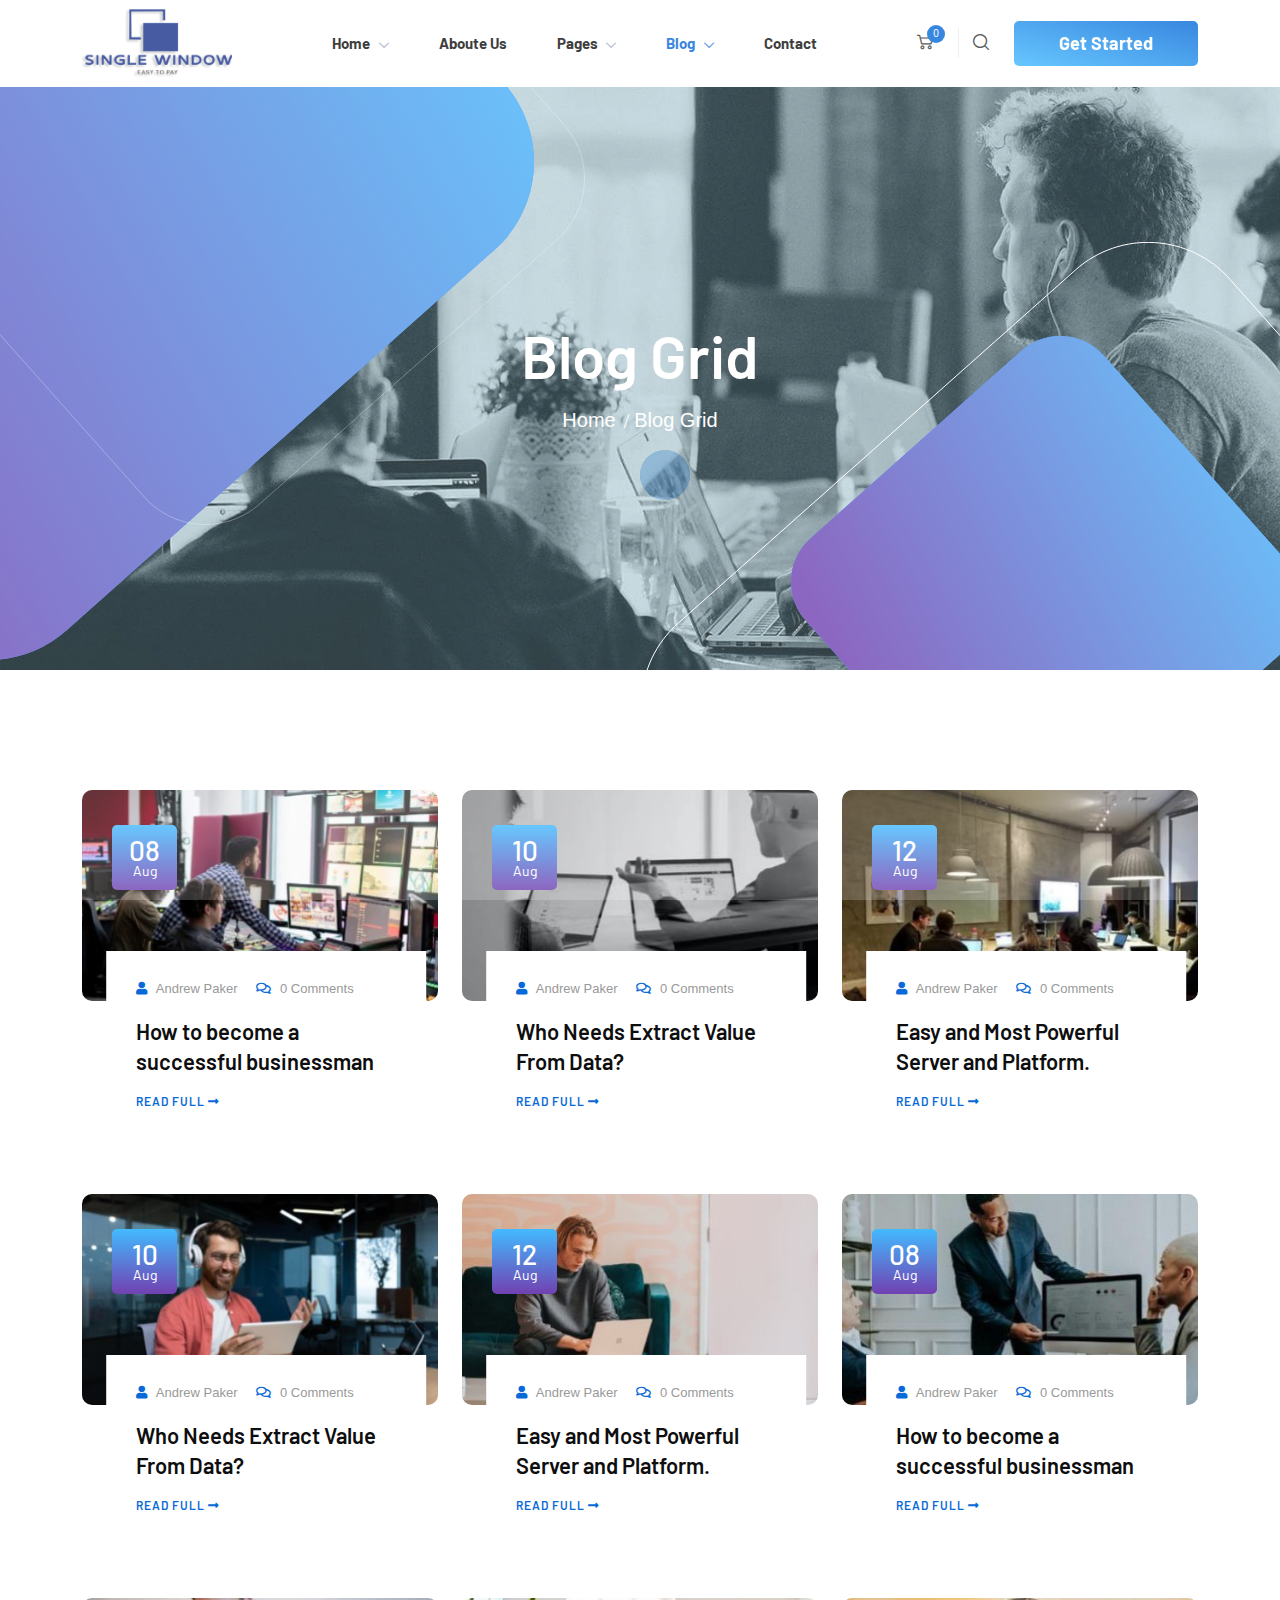
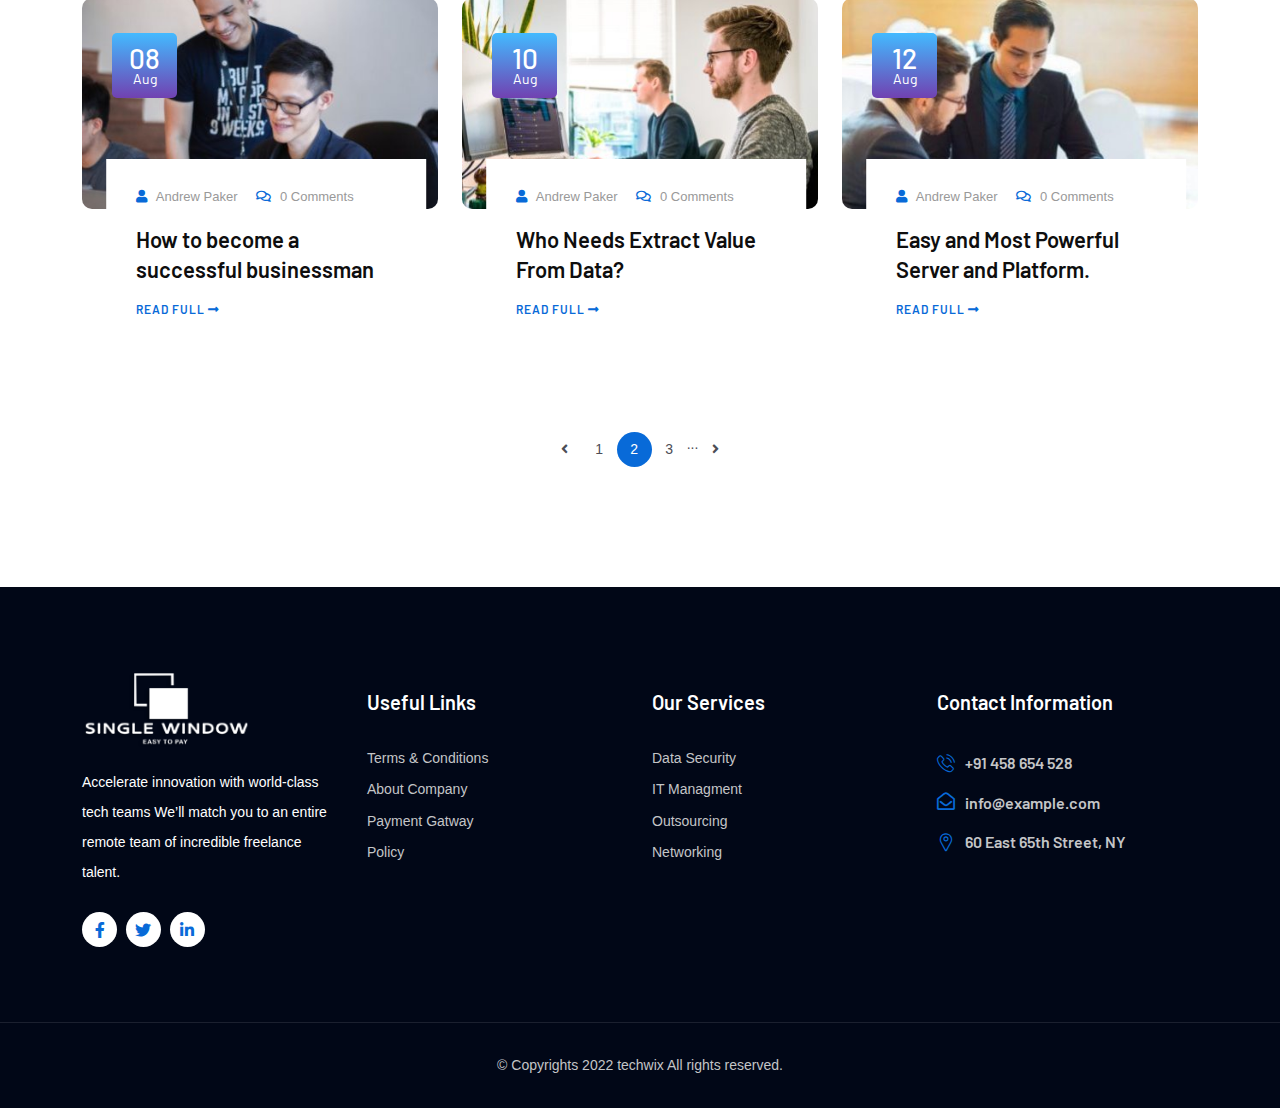
<file: blog.html>
<!doctype html>
<html class="no-js" lang="en">


<!-- Mirrored from thepixelcurve.com/html/techwix/techwix/blog.html by HTTrack Website Copier/3.x [XR&CO'2014], Tue, 16 Jan 2024 05:26:04 GMT -->
<head>
    <meta charset="utf-8">
    <meta http-equiv="x-ua-compatible" content="ie=edge">
    <title>Techwix - Technology IT Solutions Consultancy HTML5 Template</title>
    <meta name="robots" content="noindex, follow" />
    <meta name="description" content="">
    <meta name="viewport" content="width=device-width, initial-scale=1, shrink-to-fit=no">
    <!-- Favicon -->
    <link rel="shortcut icon" type="image/x-icon" href="assets/images/favicon.png">

    <!-- CSS
	============================================ -->

    <!-- Icon Font CSS -->
    <link rel="stylesheet" href="assets/css/plugins/all.min.css">
    <link rel="stylesheet" href="assets/css/plugins/flaticon.css">

    <!-- Plugins CSS -->
    <link rel="stylesheet" href="assets/css/plugins/bootstrap.min.css">
    <link rel="stylesheet" href="assets/css/plugins/swiper-bundle.min.css">
    <link rel="stylesheet" href="assets/css/plugins/aos.css">
    <link rel="stylesheet" href="assets/css/plugins/magnific-popup.css">

    <!-- Main Style CSS -->
    <link rel="stylesheet" href="assets/css/style.css">


    <!--====== Use the minified version files listed below for better performance and remove the files listed above ======-->
    <!-- <link rel="stylesheet" href="assets/css/vendor/plugins.min.css">
    <link rel="stylesheet" href="assets/css/style.min.css"> -->

</head>

<body>

    <div class="main-wrapper">


        <!-- Preloader start -->
        <div id="preloader">
            <div class="preloader">
                <span></span>
                <span></span>
            </div>
        </div>
        <!-- Preloader End -->

        <!-- Header Start  -->
        <div id="header" class="section header-section">

            <div class="container">

                <!-- Header Wrap Start  -->
                <div class="header-wrap">

                    <div class="header-logo">
                        <a href="index.html"><img src="assets/images/logo.png" alt=""></a>
                    </div>

                    <div class="header-menu d-none d-lg-block">
                        <ul class="main-menu">
                            <li>
                                <a href="index.html">Home</a>
                                <ul class="sub-menu">
                                    <li><a href="index.html">Home Main</a></li>
                                    <li><a href="index-2.html">AI Solutions</a></li>
                                    <li><a href="index-3.html">Cyber Security</a></li>
                                    <li><a href="index-4.html">IT Solutions</a></li>
                                    <li><a href="index-5.html">Software Company</a></li>
                                    <li><a href="index-6.html">IT Agency</a></li>
                                </ul>
                            </li>
                            <li>
                                <a href="about.html">Aboute Us</a>
                            </li>
                            <li><a href="#">Pages</a>
                                <ul class="sub-menu">
                                    <li><a href="team.html">Our Team</a></li>
                                    <li><a href="service.html">Service</a></li>
                                    <li><a href="choose-us.html">Why Choose Us</a></li>
                                    <li><a href="testimonial.html">Testimonial</a></li>
                                    <li><a href="pricing.html">Pricing</a></li>
                                    <li><a href="login-register.html">Login & Register</a></li>
                                </ul>
                            </li>
                            <li class="active-menu"><a href="#">Blog</a>
                                <ul class="sub-menu">
                                    <li class="active"><a href="blog.html">Blog Grid</a></li>
                                    <li><a href="blog-standard.html">Blog List</a></li>
                                    <li><a href="blog-details.html">Blog Single</a></li>
                                </ul>
                            </li>
                            <li><a href="contact.html">Contact</a></li>
                        </ul>
                    </div>

                    <!-- Header Meta Start -->
                    <div class="header-meta">
                        <!-- Header Cart Start -->
                        <div class="header-cart dropdown">
                            <button class="cart-btn" data-bs-toggle="dropdown">
                                <i class="flaticon-shopping-cart"></i>
                                <span class="count">0</span>
                            </button>
                            <!-- Header Dropdown Cart Start -->
                            <div class="dropdown-menu dropdown-cart">
                                <!-- Dropdown Cart Items Start -->
                                <div class="cart-items">
                                    <!-- Single Cart Item Start -->
                                    <div class="single-cart-item">
                                        <div class="item-image">
                                            <img src="assets/images/shop-cart-1.jpg" alt="cart">
                                        </div>
                                        <div class="item-content">
                                            <h4 class="title"><a href="#">Apple Iphone X</a></h4>
                                            <span class="quantity">2 x $59.99</span>
                                        </div>
                                        <button class="btn-close"></button>
                                    </div>
                                    <!-- Single Cart Item End -->
                                    <!-- Single Cart Item Start -->
                                    <div class="single-cart-item">
                                        <div class="item-image">
                                            <img src="assets/images/shop-cart-2.jpg" alt="cart">
                                        </div>
                                        <div class="item-content">
                                            <h4 class="title"><a href="#">Sony Xperia Tablet</a></h4>
                                            <span class="quantity">2 x $59.99</span>
                                        </div>
                                        <button class="btn-close"></button>
                                    </div>
                                    <!-- Single Cart Item End -->
                                    <!-- Single Cart Item Start -->
                                    <div class="single-cart-item">
                                        <div class="item-image">
                                            <img src="assets/images/shop-cart-3.jpg" alt="cart">
                                        </div>
                                        <div class="item-content">
                                            <h4 class="title"><a href="#">Camera Digital</a></h4>
                                            <span class="quantity">2 x $59.99</span>
                                        </div>
                                        <button class="btn-close"></button>
                                    </div>
                                    <!-- Single Cart Item End -->
                                </div>
                                <!-- Dropdown Cart Items End -->
                                <!-- Dropdown Cart Total Start -->
                                <div class="cart-total">
                                    <span class="label">Subtotal:</span>
                                    <span class="value">0</span>
                                </div>
                                <!-- Dropdown Cart Total End -->
                                <!-- Dropdown Cart Button Start -->
                                <div class="cart-btns">
                                    <a class="btn" href="#">View Cart</a>
                                    <a class="btn btn-2" href="#">Checkout</a>
                                </div>
                                <!-- Dropdown Cart Button End -->
                            </div>
                            <!-- Header Dropdown Cart End -->
                        </div>
                        <!-- Header Cart End -->
                        <!-- Header Search Start -->
                        <div class="header-search">
                            <a class="search-btn" href="#"><i class="flaticon-loupe"></i></a>
                            <div class="search-wrap">
                                <div class="search-inner">
                                    <i id="search-close" class="flaticon-close search-close"></i>
                                    <div class="search-cell">
                                        <form action="#">
                                            <div class="search-field-holder">
                                                <input class="main-search-input" type="search" placeholder="Search Your Keyword...">
                                            </div>
                                        </form>
                                    </div>
                                </div>
                            </div>
                        </div>
                        <!-- Header Search End -->

                        <div class="header-btn d-none d-xl-block">
                            <a class="btn" href="login-register.html">Get Started</a>
                        </div>
                        <!-- Header Toggle Start -->
                        <div class="header-toggle d-lg-none">
                            <button data-bs-toggle="offcanvas" data-bs-target="#offcanvasExample">
                                <span></span>
                                <span></span>
                                <span></span>
                            </button>
                        </div>
                        <!-- Header Toggle End -->
                    </div>
                    <!-- Header Meta End  -->

                </div>
                <!-- Header Wrap End  -->

            </div>
        </div>
        <!-- Header End -->

        <!-- Offcanvas Start-->
        <div class="offcanvas offcanvas-start" id="offcanvasExample">
            <div class="offcanvas-header">
                <!-- Offcanvas Logo Start -->
                <div class="offcanvas-logo">
                    <a href="index.html"><img src="assets/images/logo-white.png" alt=""></a>
                </div>
                <!-- Offcanvas Logo End -->
                <button type="button" class="close-btn" data-bs-dismiss="offcanvas"><i class="flaticon-close"></i></button>
            </div>

            <!-- Offcanvas Body Start -->
            <div class="offcanvas-body">
                <div class="offcanvas-menu">
                    <ul class="main-menu">
                        <li>
                            <a href="index.html">Home</a>
                            <ul class="sub-menu">
                                <li><a href="index.html">Home Main</a></li>
                                <li><a href="index-2.html">AI Solutions</a></li>
                                <li><a href="index-3.html">Cyber Security</a></li>
                                <li><a href="index-4.html">IT Solutions</a></li>
                                <li><a href="index-5.html">Software Company</a></li>
                                <li><a href="index-6.html">IT Agency</a></li>
                            </ul>
                        </li>
                        <li>
                            <a href="about.html">Aboute Us</a>
                        </li>
                        <li><a href="#">Pages</a>
                            <ul class="sub-menu">
                                <li><a href="team.html">Our Team</a></li>
                                <li><a href="service.html">Service</a></li>
                                <li><a href="choose-us.html">Why Choose Us</a></li>
                                <li><a href="testimonial.html">Testimonial</a></li>
                                <li><a href="pricing.html">Pricing</a></li>
                                <li><a href="login-register.html">Login & Register</a></li>
                            </ul>
                        </li>
                        <li class="active-menu"><a href="#">Blog</a>
                            <ul class="sub-menu">
                                <li class="active"><a href="blog.html">Blog Grid</a></li>
                                <li><a href="blog-standard.html">Blog List</a></li>
                                <li><a href="blog-details.html">Blog Single</a></li>
                            </ul>
                        </li>
                        <li><a href="contact.html">Contact</a></li>
                    </ul>
                </div>
            </div>
            <!-- Offcanvas Body End -->
        </div>
        <!-- Offcanvas End -->


        <!-- Page Banner Start -->
        <div class="section page-banner-section" style="background-image: url(assets/images/bg/page-banner.jpg);">
            <div class="shape-1">
                <svg xmlns="http://www.w3.org/2000/svg" width="944px" height="894px">
                    <defs>
                        <linearGradient id="PSgrad_0" x1="88.295%" x2="0%" y1="0%" y2="46.947%">
                            <stop offset="0%" stop-color="rgb(67,186,255)" stop-opacity="1" />
                            <stop offset="100%" stop-color="rgb(113,65,177)" stop-opacity="1" />
                        </linearGradient>

                    </defs>
                    <path fill-rule="evenodd" fill="rgb(43, 142, 254)" d="M39.612,410.76 L467.344,29.824 C516.51,-13.476 590.638,-9.93 633.938,39.613 L914.192,317.344 C957.492,366.50 953.109,440.637 904.402,483.938 L476.671,864.191 C427.964,907.492 353.376,903.109 310.76,854.402 L29.823,576.670 C-13.477,527.963 -9.94,453.376 39.612,410.76 Z" />
                    <path fill="url(#PSgrad_0)" d="M39.612,410.76 L467.344,29.824 C516.51,-13.476 590.638,-9.93 633.938,39.613 L914.192,317.344 C957.492,366.50 953.109,440.637 904.402,483.938 L476.671,864.191 C427.964,907.492 353.376,903.109 310.76,854.402 L29.823,576.670 C-13.477,527.963 -9.94,453.376 39.612,410.76 Z" />
                </svg>
            </div>
            <div class="shape-2">
                <svg xmlns="http://www.w3.org/2000/svg" width="726.5px" height="726.5px">
                    <path fill-rule="evenodd" stroke="rgb(255, 255, 255)" stroke-width="1px" stroke-linecap="butt" stroke-linejoin="miter" opacity="0.302" fill="none" d="M28.14,285.269 L325.37,21.217 C358.860,-8.851 410.655,-5.808 440.723,28.14 L704.777,325.36 C734.846,358.859 731.802,410.654 697.979,440.722 L400.955,704.776 C367.132,734.844 315.338,731.802 285.269,697.978 L21.216,400.954 C-8.852,367.132 -5.808,315.337 28.14,285.269 Z" />
                </svg>
            </div>
            <div class="shape-3">
                <svg xmlns="http://www.w3.org/2000/svg" width="515px" height="515px">
                    <defs>
                        <linearGradient id="PSgrad_0" x1="0%" x2="89.879%" y1="0%" y2="43.837%">
                            <stop offset="0%" stop-color="rgb(67,186,255)" stop-opacity="1" />
                            <stop offset="100%" stop-color="rgb(113,65,177)" stop-opacity="1" />
                        </linearGradient>

                    </defs>
                    <path fill-rule="evenodd" fill="rgb(43, 142, 254)" d="M19.529,202.280 L230.531,14.698 C254.559,-6.661 291.353,-4.498 312.714,19.528 L500.295,230.531 C521.656,254.558 519.493,291.353 495.466,312.713 L284.463,500.295 C260.436,521.655 223.641,519.492 202.281,495.465 L14.699,284.462 C-6.660,260.435 -4.498,223.640 19.529,202.280 Z" />
                    <path fill="url(#PSgrad_0)" d="M19.529,202.280 L230.531,14.698 C254.559,-6.661 291.353,-4.498 312.714,19.528 L500.295,230.531 C521.656,254.558 519.493,291.353 495.466,312.713 L284.463,500.295 C260.436,521.655 223.641,519.492 202.281,495.465 L14.699,284.462 C-6.660,260.435 -4.498,223.640 19.529,202.280 Z" />
                </svg>
            </div>
            <div class="shape-4">
                <svg xmlns="http://www.w3.org/2000/svg" width="972.5px" height="970.5px">
                    <path fill-rule="evenodd" stroke="rgb(255, 255, 255)" stroke-width="1px" stroke-linecap="butt" stroke-linejoin="miter" fill="none" d="M38.245,381.102 L435.258,28.158 C480.467,-12.32 549.697,-7.964 589.888,37.244 L942.832,434.257 C983.23,479.466 978.955,548.697 933.746,588.888 L536.733,941.832 C491.524,982.23 422.293,977.955 382.103,932.745 L29.158,535.732 C-11.32,490.523 -6.963,421.293 38.245,381.102 Z" />
                </svg>
            </div>
            <div class="container">
                <div class="page-banner-wrap">
                    <div class="row">
                        <div class="col-lg-12">
                            <!-- Page Banner Content Start -->
                            <div class="page-banner text-center">
                                <h2 class="title">Blog Grid</h2>
                                <ul class="breadcrumb justify-content-center">
                                    <li class="breadcrumb-item"><a href="#">Home</a></li>
                                    <li class="breadcrumb-item active" aria-current="page">Blog Grid</li>
                                </ul>
                            </div>
                            <!-- Page Banner Content End -->
                        </div>
                    </div>
                </div>
            </div>
        </div>
        <!-- Page Banner End -->

        <!-- Blog Start -->
        <div class="section techwix-blog-grid-section section-padding">
            <div class="container">
                <div class="techwix-blog-grid-wrap">
                    <div class="row">
                        <div class="col-lg-4 col-md-6">
                            <!-- Single Blog Start -->
                            <div class="single-blog">
                                <div class="blog-image">
                                    <a href="blog-details.html"><img src="assets/images/blog/blog-1.jpg" alt=""></a>
                                    <div class="top-meta">
                                        <span class="date"><span>08</span>Aug</span>
                                    </div>
                                </div>
                                <div class="blog-content">
                                    <div class="blog-meta">
                                        <span><i class="fas fa-user"></i> <a href="#">Andrew Paker</a></span>
                                        <span><i class="far fa-comments"></i> 0 Comments</span>
                                    </div>
                                    <h3 class="title"><a href="blog-details.html">How to become a successful businessman </a></h3>
                                    <div class="blog-btn">
                                        <a class="blog-btn-link" href="blog-details.html">Read Full <i class="fas fa-long-arrow-alt-right"></i></a>
                                    </div>
                                </div>
                            </div>
                            <!-- Single Blog End -->
                        </div>
                        <div class="col-lg-4 col-md-6">
                            <!-- Single Blog Start -->
                            <div class="single-blog">
                                <div class="blog-image">
                                    <a href="blog-details.html"><img src="assets/images/blog/blog-2.jpg" alt=""></a>
                                    <div class="top-meta">
                                        <span class="date"><span>10</span>Aug</span>
                                    </div>
                                </div>
                                <div class="blog-content">
                                    <div class="blog-meta">
                                        <span><i class="fas fa-user"></i> <a href="#">Andrew Paker</a></span>
                                        <span><i class="far fa-comments"></i> 0 Comments</span>
                                    </div>
                                    <h3 class="title"><a href="blog-details.html">Who Needs Extract Value From Data? </a></h3>
                                    <div class="blog-btn">
                                        <a class="blog-btn-link" href="blog-details.html">Read Full <i class="fas fa-long-arrow-alt-right"></i></a>
                                    </div>
                                </div>
                            </div>
                            <!-- Single Blog End -->
                        </div>
                        <div class="col-lg-4 col-md-6">
                            <!-- Single Blog Start -->
                            <div class="single-blog">
                                <div class="blog-image">
                                    <a href="blog-details.html"><img src="assets/images/blog/blog-3.jpg" alt=""></a>
                                    <div class="top-meta">
                                        <span class="date"><span>12</span>Aug</span>
                                    </div>
                                </div>
                                <div class="blog-content">
                                    <div class="blog-meta">
                                        <span><i class="fas fa-user"></i> <a href="#">Andrew Paker</a></span>
                                        <span><i class="far fa-comments"></i> 0 Comments</span>
                                    </div>
                                    <h3 class="title"><a href="blog-details.html">Easy and Most Powerful Server and Platform.</a></h3>
                                    <div class="blog-btn">
                                        <a class="blog-btn-link" href="blog-details.html">Read Full <i class="fas fa-long-arrow-alt-right"></i></a>
                                    </div>
                                </div>
                            </div>
                            <!-- Single Blog End -->
                        </div>
                        <div class="col-lg-4 col-md-6">
                            <!-- Single Blog Start -->
                            <div class="single-blog">
                                <div class="blog-image">
                                    <a href="blog-details.html"><img src="assets/images/blog/blog-5.jpg" alt=""></a>
                                    <div class="top-meta">
                                        <span class="date"><span>10</span>Aug</span>
                                    </div>
                                </div>
                                <div class="blog-content">
                                    <div class="blog-meta">
                                        <span><i class="fas fa-user"></i> <a href="#">Andrew Paker</a></span>
                                        <span><i class="far fa-comments"></i> 0 Comments</span>
                                    </div>
                                    <h3 class="title"><a href="blog-details.html">Who Needs Extract Value From Data? </a></h3>
                                    <div class="blog-btn">
                                        <a class="blog-btn-link" href="blog-details.html">Read Full <i class="fas fa-long-arrow-alt-right"></i></a>
                                    </div>
                                </div>
                            </div>
                            <!-- Single Blog End -->
                        </div>
                        <div class="col-lg-4 col-md-6">
                            <!-- Single Blog Start -->
                            <div class="single-blog">
                                <div class="blog-image">
                                    <a href="blog-details.html"><img src="assets/images/blog/blog-6.jpg" alt=""></a>
                                    <div class="top-meta">
                                        <span class="date"><span>12</span>Aug</span>
                                    </div>
                                </div>
                                <div class="blog-content">
                                    <div class="blog-meta">
                                        <span><i class="fas fa-user"></i> <a href="#">Andrew Paker</a></span>
                                        <span><i class="far fa-comments"></i> 0 Comments</span>
                                    </div>
                                    <h3 class="title"><a href="blog-details.html">Easy and Most Powerful Server and Platform.</a></h3>
                                    <div class="blog-btn">
                                        <a class="blog-btn-link" href="blog-details.html">Read Full <i class="fas fa-long-arrow-alt-right"></i></a>
                                    </div>
                                </div>
                            </div>
                            <!-- Single Blog End -->
                        </div>
                        <div class="col-lg-4 col-md-6">
                            <!-- Single Blog Start -->
                            <div class="single-blog">
                                <div class="blog-image">
                                    <a href="blog-details.html"><img src="assets/images/blog/blog-4.jpg" alt=""></a>
                                    <div class="top-meta">
                                        <span class="date"><span>08</span>Aug</span>
                                    </div>
                                </div>
                                <div class="blog-content">
                                    <div class="blog-meta">
                                        <span><i class="fas fa-user"></i> <a href="#">Andrew Paker</a></span>
                                        <span><i class="far fa-comments"></i> 0 Comments</span>
                                    </div>
                                    <h3 class="title"><a href="blog-details.html">How to become a successful businessman </a></h3>
                                    <div class="blog-btn">
                                        <a class="blog-btn-link" href="blog-details.html">Read Full <i class="fas fa-long-arrow-alt-right"></i></a>
                                    </div>
                                </div>
                            </div>
                            <!-- Single Blog End -->
                        </div>
                        <div class="col-lg-4 col-md-6">
                            <!-- Single Blog Start -->
                            <div class="single-blog">
                                <div class="blog-image">
                                    <a href="blog-details.html"><img src="assets/images/blog/blog-7.jpg" alt=""></a>
                                    <div class="top-meta">
                                        <span class="date"><span>08</span>Aug</span>
                                    </div>
                                </div>
                                <div class="blog-content">
                                    <div class="blog-meta">
                                        <span><i class="fas fa-user"></i> <a href="#">Andrew Paker</a></span>
                                        <span><i class="far fa-comments"></i> 0 Comments</span>
                                    </div>
                                    <h3 class="title"><a href="blog-details.html">How to become a successful businessman </a></h3>
                                    <div class="blog-btn">
                                        <a class="blog-btn-link" href="blog-details.html">Read Full <i class="fas fa-long-arrow-alt-right"></i></a>
                                    </div>
                                </div>
                            </div>
                            <!-- Single Blog End -->
                        </div>
                        <div class="col-lg-4 col-md-6">
                            <!-- Single Blog Start -->
                            <div class="single-blog">
                                <div class="blog-image">
                                    <a href="blog-details.html"><img src="assets/images/blog/blog-8.jpg" alt=""></a>
                                    <div class="top-meta">
                                        <span class="date"><span>10</span>Aug</span>
                                    </div>
                                </div>
                                <div class="blog-content">
                                    <div class="blog-meta">
                                        <span><i class="fas fa-user"></i> <a href="#">Andrew Paker</a></span>
                                        <span><i class="far fa-comments"></i> 0 Comments</span>
                                    </div>
                                    <h3 class="title"><a href="blog-details.html">Who Needs Extract Value From Data? </a></h3>
                                    <div class="blog-btn">
                                        <a class="blog-btn-link" href="blog-details.html">Read Full <i class="fas fa-long-arrow-alt-right"></i></a>
                                    </div>
                                </div>
                            </div>
                            <!-- Single Blog End -->
                        </div>
                        <div class="col-lg-4 col-md-6">
                            <!-- Single Blog Start -->
                            <div class="single-blog">
                                <div class="blog-image">
                                    <a href="blog-details.html"><img src="assets/images/blog/blog-9.jpg" alt=""></a>
                                    <div class="top-meta">
                                        <span class="date"><span>12</span>Aug</span>
                                    </div>
                                </div>
                                <div class="blog-content">
                                    <div class="blog-meta">
                                        <span><i class="fas fa-user"></i> <a href="#">Andrew Paker</a></span>
                                        <span><i class="far fa-comments"></i> 0 Comments</span>
                                    </div>
                                    <h3 class="title"><a href="blog-details.html">Easy and Most Powerful Server and Platform.</a></h3>
                                    <div class="blog-btn">
                                        <a class="blog-btn-link" href="blog-details.html">Read Full <i class="fas fa-long-arrow-alt-right"></i></a>
                                    </div>
                                </div>
                            </div>
                            <!-- Single Blog End -->
                        </div>
                    </div>
                    <!-- Page Pagination Start -->
                    <div class="techwix-pagination">
                        <ul class="pagination justify-content-center">
                            <li><a href="#"><i class="fa fa-angle-left"></i></a></li>
                            <li><a href="blog.html">1</a></li>
                            <li><a class="active" href="blog.html">2</a></li>
                            <li><a href="blog.html">3</a></li>
                            <li><span>...</span></li>
                            <li><a href="blog.html"><i class="fa fa-angle-right"></i></a></li>
                        </ul>
                    </div>
                    <!-- Page Pagination End -->
                </div>
            </div>
        </div>
        <!-- Blog End -->


        <!-- Footer Section Start -->
        <div class="section footer-section" style="background-image: url(assets/images/bg/footer-bg.jpg);">

            <div class="container">
                <!-- Footer Widget Wrap Start -->
                <div class="footer-widget-wrap">
                    <div class="row">
                        <div class="col-lg-3 col-sm-6">
                            <!-- Footer Widget Start -->
                            <div class="footer-widget-about">
                                <a class="footer-logo" href="index.html"><img src="assets/images/logo-white.png" alt="Logo"></a>
                                <p>Accelerate innovation with world-class tech teams We’ll match you to an entire remote team of incredible freelance talent.</p>
                                <div class="footer-social">
                                    <ul class="social">
                                        <li><a href="#"><i class="fab fa-facebook-f"></i></a></li>
                                        <li><a href="#"><i class="fab fa-twitter"></i></a></li>
                                        <li><a href="#"><i class="fab fa-linkedin-in"></i></a></li>
                                    </ul>
                                </div>
                            </div>
                            <!-- Footer Widget End -->
                        </div>
                        <div class="col-lg-3 col-sm-6">
                            <!-- Footer Widget Start -->
                            <div class="footer-widget">
                                <h4 class="footer-widget-title">Useful Links</h4>

                                <div class="widget-link">
                                    <ul class="link">
                                        <li><a href="#">Terms & Conditions</a></li>
                                        <li><a href="#">About Company</a></li>
                                        <li><a href="#">Payment Gatway</a></li>
                                        <li><a href="#">Policy</a></li>
                                    </ul>
                                </div>
                            </div>
                            <!-- Footer Widget End -->
                        </div>
                        <div class="col-lg-3 col-sm-6">
                            <!-- Footer Widget Start -->
                            <div class="footer-widget">
                                <h4 class="footer-widget-title">Our Services</h4>

                                <div class="widget-link">
                                    <ul class="link">
                                        <li><a href="#">Data Security</a></li>
                                        <li><a href="#">IT Managment</a></li>
                                        <li><a href="#">Outsourcing</a></li>
                                        <li><a href="#">Networking</a></li>
                                    </ul>
                                </div>
                            </div>
                            <!-- Footer Widget End -->
                        </div>
                        <div class="col-lg-3 col-sm-6">
                            <!-- Footer Widget Start -->
                            <div class="footer-widget">
                                <h4 class="footer-widget-title">Contact Information</h4>

                                <div class="widget-info">
                                    <ul>
                                        <li>
                                            <div class="info-icon">
                                                <i class="flaticon-phone-call"></i>
                                            </div>
                                            <div class="info-text">
                                                <span><a href="#">+91 458 654 528</a></span>
                                            </div>
                                        </li>
                                        <li>
                                            <div class="info-icon">
                                                <i class="far fa-envelope-open"></i>
                                            </div>
                                            <div class="info-text">
                                                <span><a href="#">info@example.com</a></span>
                                            </div>
                                        </li>
                                        <li>
                                            <div class="info-icon">
                                                <i class="flaticon-pin"></i>
                                            </div>
                                            <div class="info-text">
                                                <span>60 East 65th Street, NY</span>
                                            </div>
                                        </li>
                                    </ul>
                                </div>
                            </div>
                            <!-- Footer Widget End -->
                        </div>
                    </div>
                </div>
                <!-- Footer Widget Wrap End -->
            </div>

            <!-- Footer Copyright Start -->
            <div class="footer-copyright-area">
                <div class="container">
                    <div class="footer-copyright-wrap">
                        <div class="row align-items-center">
                            <div class="col-lg-12">
                                <!-- Footer Copyright Text Start -->
                                <div class="copyright-text text-center">
                                    <p>© Copyrights 2022 techwix All rights reserved. </p>
                                </div>
                                <!-- Footer Copyright Text End -->
                            </div>
                        </div>
                    </div>
                </div>
            </div>
            <!-- Footer Copyright End -->
        </div>
        <!-- Footer Section End -->

        <!-- back to top start -->
        <div class="progress-wrap">
            <svg class="progress-circle svg-content" width="100%" height="100%" viewBox="-1 -1 102 102">
                <path d="M50,1 a49,49 0 0,1 0,98 a49,49 0 0,1 0,-98" />
            </svg>
        </div>
        <!-- back to top end -->

    </div>

    <!-- JS
    ============================================ -->
    <script src="assets/js/vendor/jquery-1.12.4.min.js"></script>
    <script src="assets/js/vendor/modernizr-3.11.2.min.js"></script>

    <!-- Bootstrap JS -->
    <script src="assets/js/plugins/popper.min.js"></script>
    <script src="assets/js/plugins/bootstrap.min.js"></script>

    <!-- Plugins JS -->
    <script src="assets/js/plugins/swiper-bundle.min.js"></script>
    <script src="assets/js/plugins/aos.js"></script>
    <script src="assets/js/plugins/waypoints.min.js"></script>
    <script src="assets/js/plugins/back-to-top.js"></script>
    <script src="assets/js/plugins/jquery.counterup.min.js"></script>
    <script src="assets/js/plugins/appear.min.js"></script>
    <script src="assets/js/plugins/jquery.magnific-popup.min.js"></script>


    <!--====== Use the minified version files listed below for better performance and remove the files listed above ======-->


    <!-- Main JS -->
    <script src="assets/js/main.js"></script>

</body>


<!-- Mirrored from thepixelcurve.com/html/techwix/techwix/blog.html by HTTrack Website Copier/3.x [XR&CO'2014], Tue, 16 Jan 2024 05:26:05 GMT -->
</html>
</file>
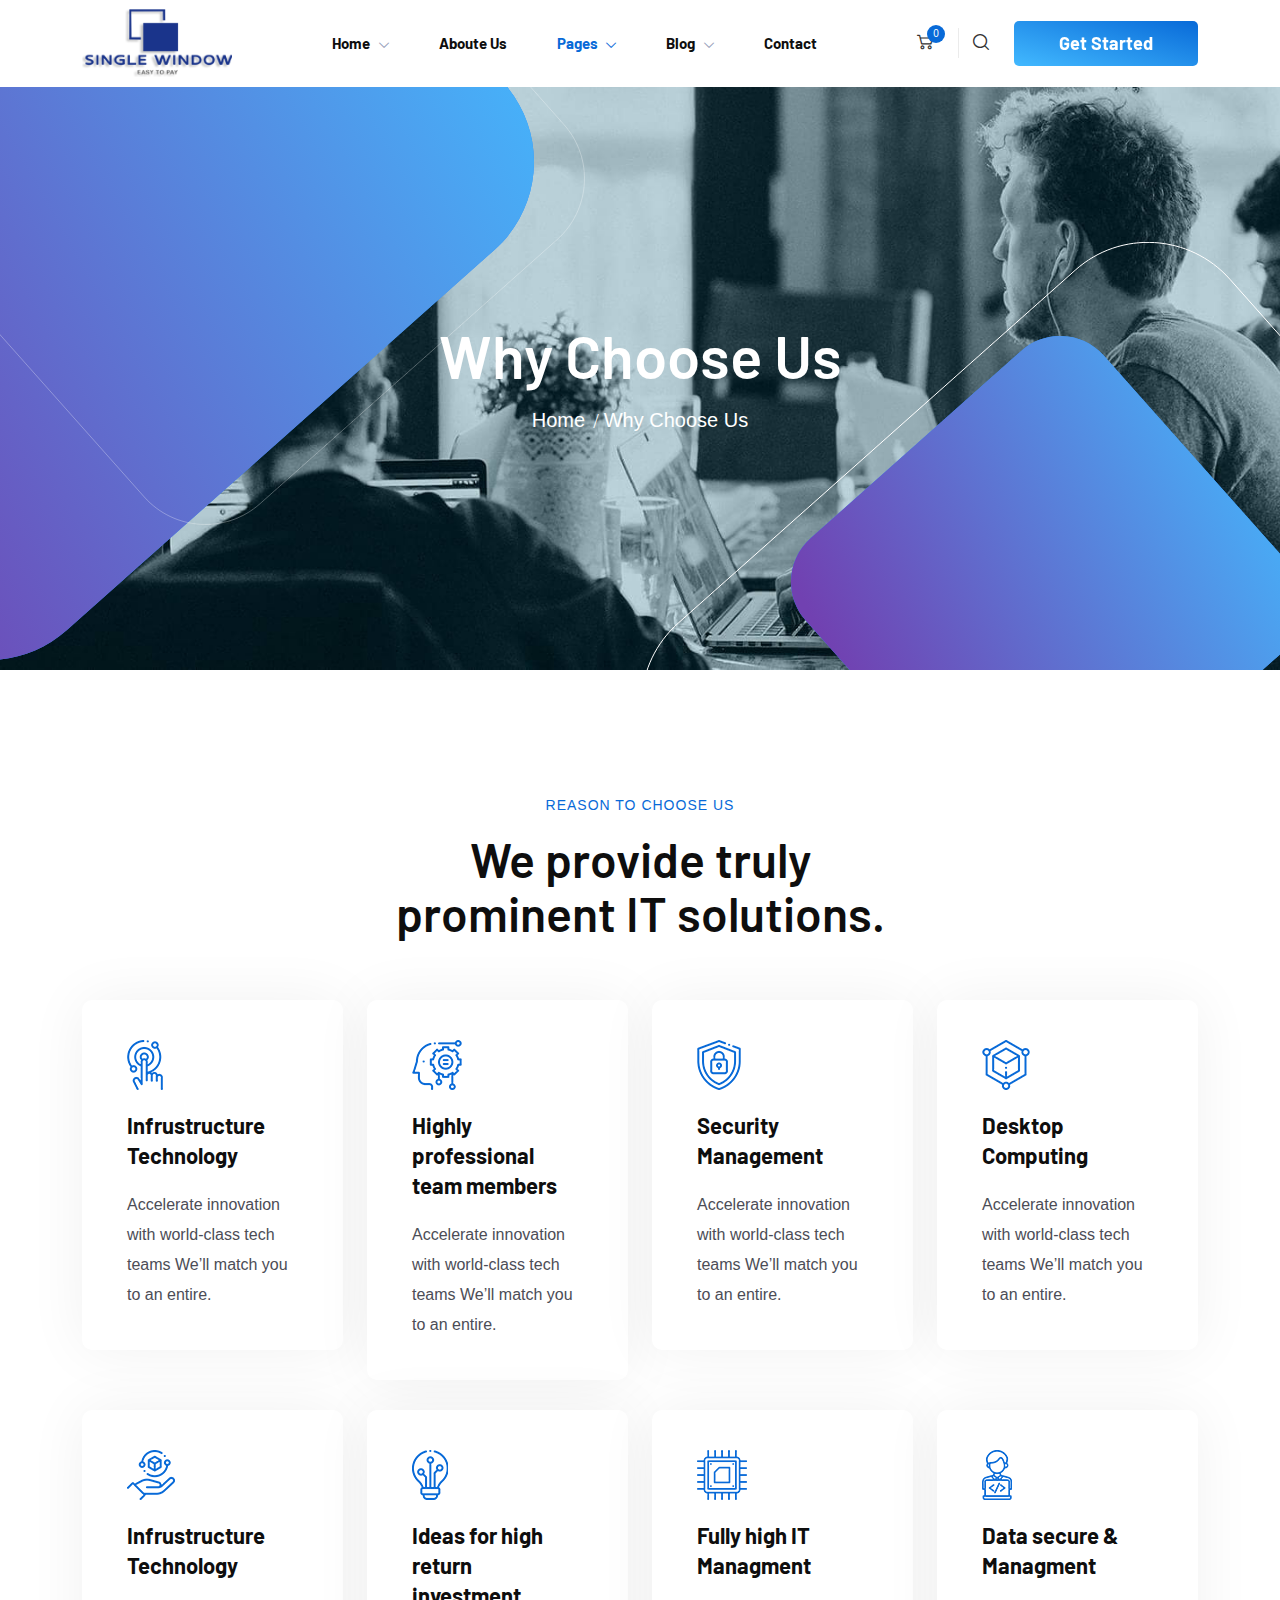
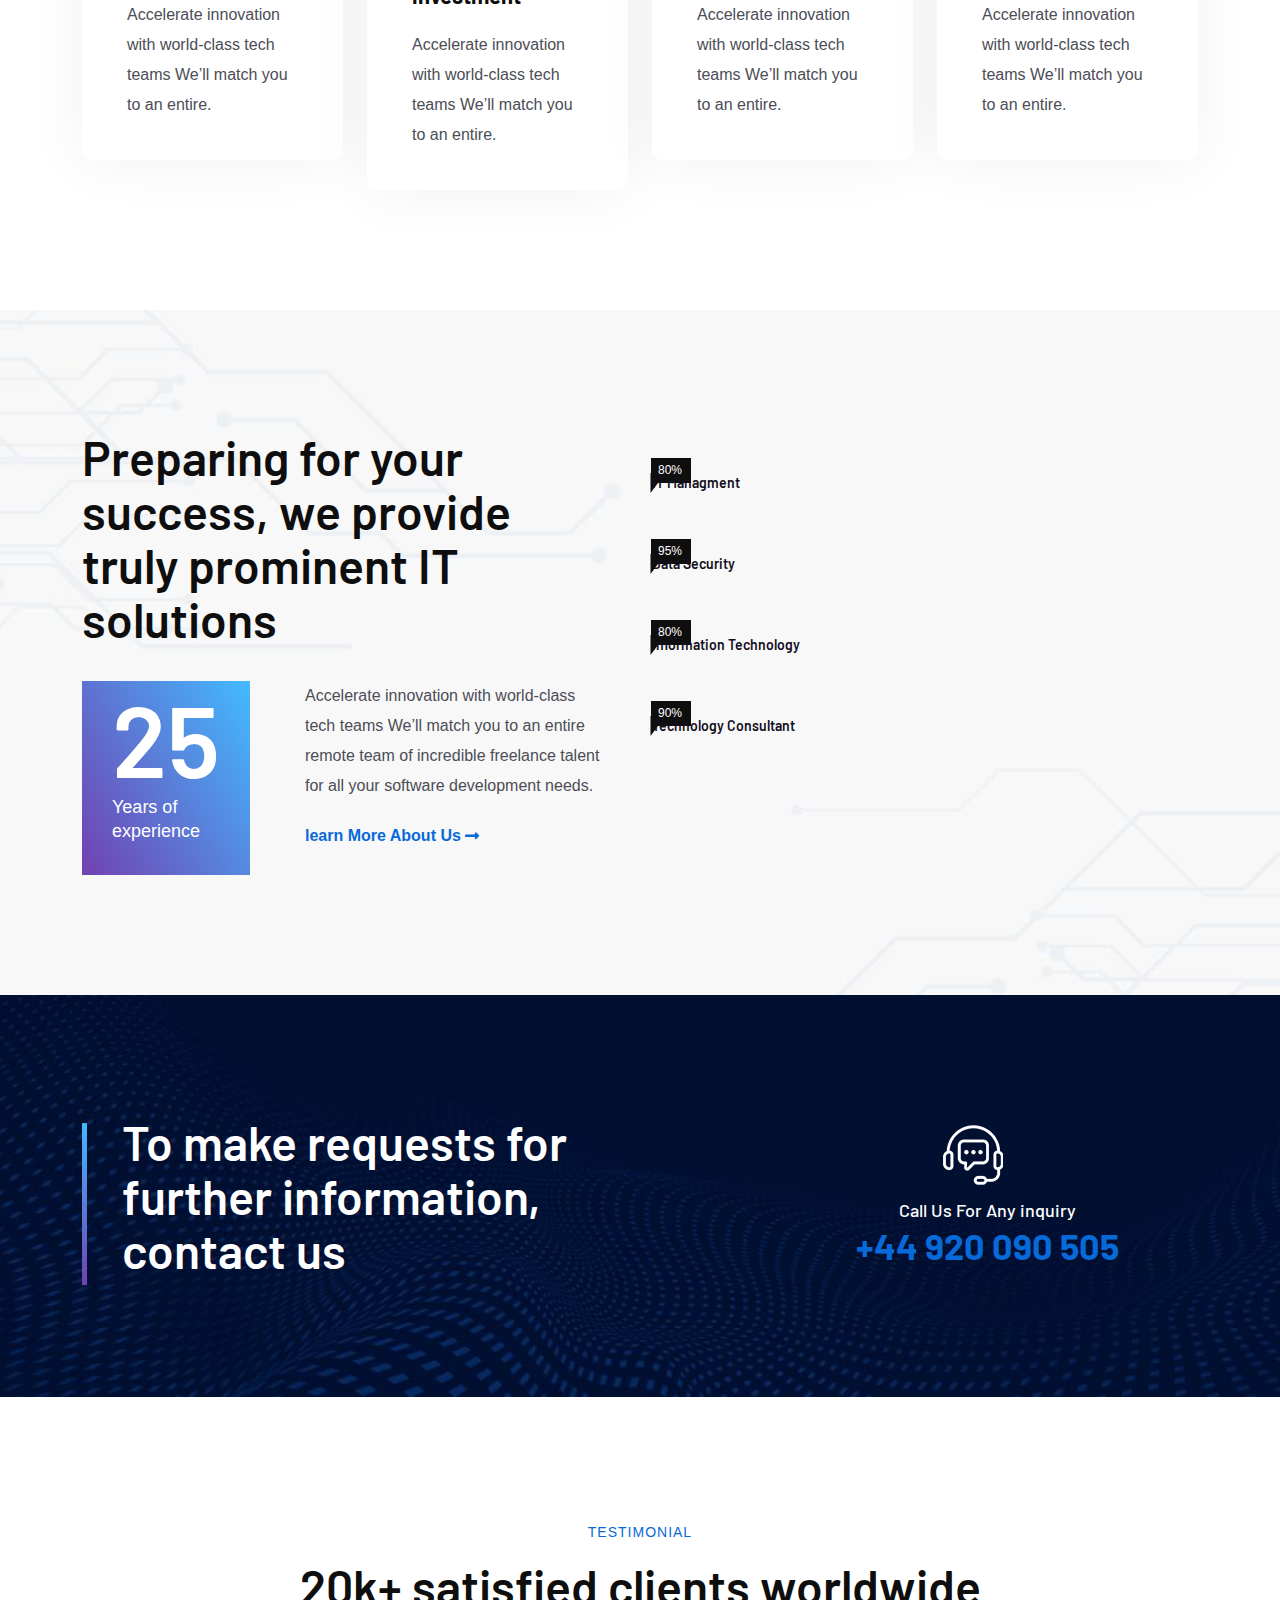
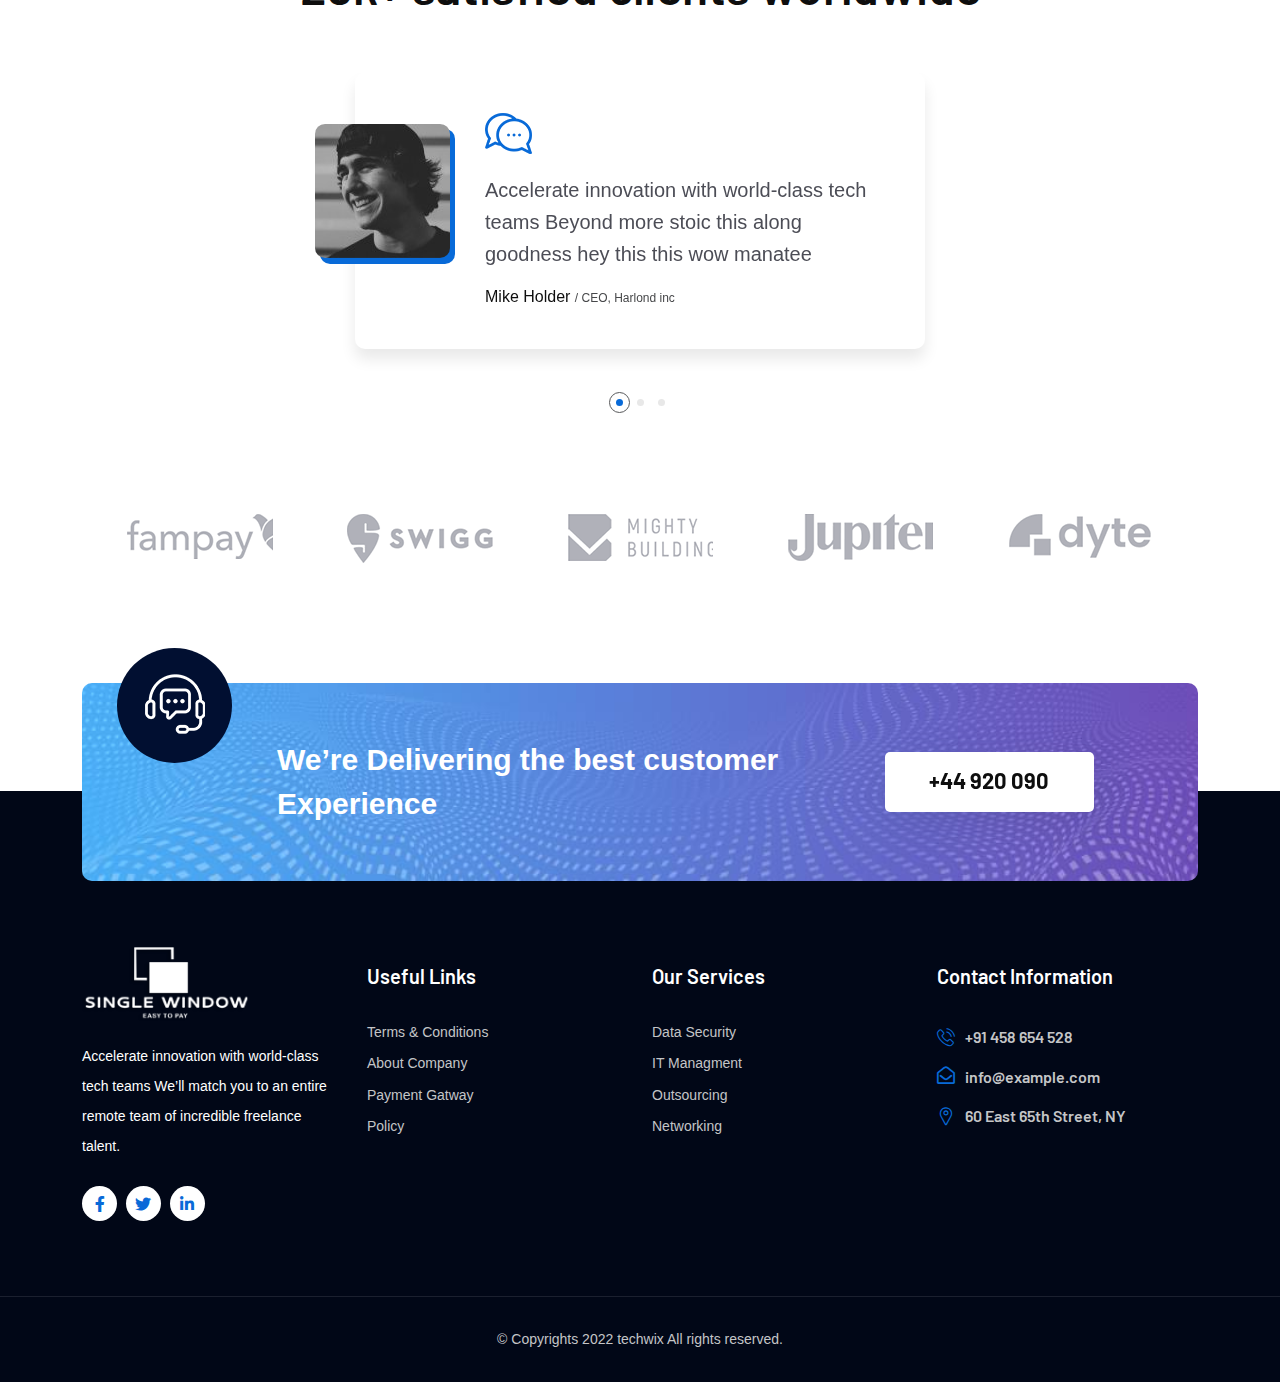
<file: choose-us.html>
<!doctype html>
<html class="no-js" lang="en">


<!-- Mirrored from thepixelcurve.com/html/techwix/techwix/choose-us.html by HTTrack Website Copier/3.x [XR&CO'2014], Tue, 16 Jan 2024 05:26:03 GMT -->
<head>
    <meta charset="utf-8">
    <meta http-equiv="x-ua-compatible" content="ie=edge">
    <title>Techwix - Technology IT Solutions Consultancy HTML5 Template</title>
    <meta name="robots" content="noindex, follow" />
    <meta name="description" content="">
    <meta name="viewport" content="width=device-width, initial-scale=1, shrink-to-fit=no">
    <!-- Favicon -->
    <link rel="shortcut icon" type="image/x-icon" href="assets/images/favicon.png">

    <!-- CSS
	============================================ -->

    <!-- Icon Font CSS -->
    <link rel="stylesheet" href="assets/css/plugins/all.min.css">
    <link rel="stylesheet" href="assets/css/plugins/flaticon.css">

    <!-- Plugins CSS -->
    <link rel="stylesheet" href="assets/css/plugins/bootstrap.min.css">
    <link rel="stylesheet" href="assets/css/plugins/swiper-bundle.min.css">
    <link rel="stylesheet" href="assets/css/plugins/aos.css">
    <link rel="stylesheet" href="assets/css/plugins/magnific-popup.css">

    <!-- Main Style CSS -->
    <link rel="stylesheet" href="assets/css/style.css">


    <!--====== Use the minified version files listed below for better performance and remove the files listed above ======-->
    <!-- <link rel="stylesheet" href="assets/css/vendor/plugins.min.css">
    <link rel="stylesheet" href="assets/css/style.min.css"> -->

</head>

<body>

    <div class="main-wrapper">


        <!-- Preloader start -->
        <div id="preloader">
            <div class="preloader">
                <span></span>
                <span></span>
            </div>
        </div>
        <!-- Preloader End -->

        <!-- Header Start  -->
        <div id="header" class="section header-section">

            <div class="container">

                <!-- Header Wrap Start  -->
                <div class="header-wrap">

                    <div class="header-logo">
                        <a href="index.html"><img src="assets/images/logo.png" alt=""></a>
                    </div>

                    <div class="header-menu d-none d-lg-block">
                        <ul class="main-menu">
                            <li>
                                <a href="index.html">Home</a>
                                <ul class="sub-menu">
                                    <li><a href="index.html">Home Main</a></li>
                                    <li><a href="index-2.html">AI Solutions</a></li>
                                    <li><a href="index-3.html">Cyber Security</a></li>
                                    <li><a href="index-4.html">IT Solutions</a></li>
                                    <li><a href="index-5.html">Software Company</a></li>
                                    <li><a href="index-6.html">IT Agency</a></li>
                                </ul>
                            </li>
                            <li>
                                <a href="about.html">Aboute Us</a>
                            </li>
                            <li class="active-menu"><a href="#">Pages</a>
                                <ul class="sub-menu">
                                    <li><a href="team.html">Our Team</a></li>
                                    <li><a href="service.html">Service</a></li>
                                    <li class="active"><a href="choose-us.html">Why Choose Us</a></li>
                                    <li><a href="testimonial.html">Testimonial</a></li>
                                    <li><a href="pricing.html">Pricing</a></li>
                                    <li><a href="login-register.html">Login & Register</a></li>
                                </ul>
                            </li>
                            <li><a href="#">Blog</a>
                                <ul class="sub-menu">
                                    <li><a href="blog.html">Blog Grid</a></li>
                                    <li><a href="blog-standard.html">Blog List</a></li>
                                    <li><a href="blog-details.html">Blog Single</a></li>
                                </ul>
                            </li>
                            <li><a href="contact.html">Contact</a></li>
                        </ul>
                    </div>

                    <!-- Header Meta Start -->
                    <div class="header-meta">
                        <!-- Header Cart Start -->
                        <div class="header-cart dropdown">
                            <button class="cart-btn" data-bs-toggle="dropdown">
                                <i class="flaticon-shopping-cart"></i>
                                <span class="count">0</span>
                            </button>
                            <!-- Header Dropdown Cart Start -->
                            <div class="dropdown-menu dropdown-cart">
                                <!-- Dropdown Cart Items Start -->
                                <div class="cart-items">
                                    <!-- Single Cart Item Start -->
                                    <div class="single-cart-item">
                                        <div class="item-image">
                                            <img src="assets/images/shop-cart-1.jpg" alt="cart">
                                        </div>
                                        <div class="item-content">
                                            <h4 class="title"><a href="#">Apple Iphone X</a></h4>
                                            <span class="quantity">2 x $59.99</span>
                                        </div>
                                        <button class="btn-close"></button>
                                    </div>
                                    <!-- Single Cart Item End -->
                                    <!-- Single Cart Item Start -->
                                    <div class="single-cart-item">
                                        <div class="item-image">
                                            <img src="assets/images/shop-cart-2.jpg" alt="cart">
                                        </div>
                                        <div class="item-content">
                                            <h4 class="title"><a href="#">Sony Xperia Tablet</a></h4>
                                            <span class="quantity">2 x $59.99</span>
                                        </div>
                                        <button class="btn-close"></button>
                                    </div>
                                    <!-- Single Cart Item End -->
                                    <!-- Single Cart Item Start -->
                                    <div class="single-cart-item">
                                        <div class="item-image">
                                            <img src="assets/images/shop-cart-3.jpg" alt="cart">
                                        </div>
                                        <div class="item-content">
                                            <h4 class="title"><a href="#">Camera Digital</a></h4>
                                            <span class="quantity">2 x $59.99</span>
                                        </div>
                                        <button class="btn-close"></button>
                                    </div>
                                    <!-- Single Cart Item End -->
                                </div>
                                <!-- Dropdown Cart Items End -->
                                <!-- Dropdown Cart Total Start -->
                                <div class="cart-total">
                                    <span class="label">Subtotal:</span>
                                    <span class="value">0</span>
                                </div>
                                <!-- Dropdown Cart Total End -->
                                <!-- Dropdown Cart Button Start -->
                                <div class="cart-btns">
                                    <a class="btn" href="#">View Cart</a>
                                    <a class="btn btn-2" href="#">Checkout</a>
                                </div>
                                <!-- Dropdown Cart Button End -->
                            </div>
                            <!-- Header Dropdown Cart End -->
                        </div>
                        <!-- Header Cart End -->
                        <!-- Header Search Start -->
                        <div class="header-search">
                            <a class="search-btn" href="#"><i class="flaticon-loupe"></i></a>
                            <div class="search-wrap">
                                <div class="search-inner">
                                    <i id="search-close" class="flaticon-close search-close"></i>
                                    <div class="search-cell">
                                        <form action="#">
                                            <div class="search-field-holder">
                                                <input class="main-search-input" type="search" placeholder="Search Your Keyword...">
                                            </div>
                                        </form>
                                    </div>
                                </div>
                            </div>
                        </div>
                        <!-- Header Search End -->

                        <div class="header-btn d-none d-xl-block">
                            <a class="btn" href="login-register.html">Get Started</a>
                        </div>
                        <!-- Header Toggle Start -->
                        <div class="header-toggle d-lg-none">
                            <button data-bs-toggle="offcanvas" data-bs-target="#offcanvasExample">
                                <span></span>
                                <span></span>
                                <span></span>
                            </button>
                        </div>
                        <!-- Header Toggle End -->
                    </div>
                    <!-- Header Meta End  -->

                </div>
                <!-- Header Wrap End  -->

            </div>
        </div>
        <!-- Header End -->

        <!-- Offcanvas Start-->
        <div class="offcanvas offcanvas-start" id="offcanvasExample">
            <div class="offcanvas-header">
                <!-- Offcanvas Logo Start -->
                <div class="offcanvas-logo">
                    <a href="index.html"><img src="assets/images/logo-white.png" alt=""></a>
                </div>
                <!-- Offcanvas Logo End -->
                <button type="button" class="close-btn" data-bs-dismiss="offcanvas"><i class="flaticon-close"></i></button>
            </div>

            <!-- Offcanvas Body Start -->
            <div class="offcanvas-body">
                <div class="offcanvas-menu">
                    <ul class="main-menu">
                        <li>
                            <a href="index.html">Home</a>
                            <ul class="sub-menu">
                                <li><a href="index.html">Home Main</a></li>
                                <li><a href="index-2.html">AI Solutions</a></li>
                                <li><a href="index-3.html">Cyber Security</a></li>
                                <li><a href="index-4.html">IT Solutions</a></li>
                                <li><a href="index-5.html">Software Company</a></li>
                                <li><a href="index-6.html">IT Agency</a></li>
                            </ul>
                        </li>
                        <li>
                            <a href="about.html">Aboute Us</a>
                        </li>
                        <li class="active-menu"><a href="#">Pages</a>
                            <ul class="sub-menu">
                                <li><a href="team.html">Our Team</a></li>
                                <li><a href="service.html">Service</a></li>
                                <li class="active"><a href="choose-us.html">Why Choose Us</a></li>
                                <li><a href="testimonial.html">Testimonial</a></li>
                                <li><a href="pricing.html">Pricing</a></li>
                                <li><a href="login-register.html">Login & Register</a></li>
                            </ul>
                        </li>
                        <li><a href="#">Blog</a>
                            <ul class="sub-menu">
                                <li><a href="blog.html">Blog Grid</a></li>
                                <li><a href="blog-standard.html">Blog List</a></li>
                                <li><a href="blog-details.html">Blog Single</a></li>
                            </ul>
                        </li>
                        <li><a href="contact.html">Contact</a></li>
                    </ul>
                </div>
            </div>
            <!-- Offcanvas Body End -->
        </div>
        <!-- Offcanvas End -->


        <!-- Page Banner Start -->
        <div class="section page-banner-section" style="background-image: url(assets/images/bg/page-banner.jpg);">
            <div class="shape-1">
                <svg xmlns="http://www.w3.org/2000/svg" width="944px" height="894px">
                    <defs>
                        <linearGradient id="PSgrad_0" x1="88.295%" x2="0%" y1="0%" y2="46.947%">
                            <stop offset="0%" stop-color="rgb(67,186,255)" stop-opacity="1" />
                            <stop offset="100%" stop-color="rgb(113,65,177)" stop-opacity="1" />
                        </linearGradient>

                    </defs>
                    <path fill-rule="evenodd" fill="rgb(43, 142, 254)" d="M39.612,410.76 L467.344,29.824 C516.51,-13.476 590.638,-9.93 633.938,39.613 L914.192,317.344 C957.492,366.50 953.109,440.637 904.402,483.938 L476.671,864.191 C427.964,907.492 353.376,903.109 310.76,854.402 L29.823,576.670 C-13.477,527.963 -9.94,453.376 39.612,410.76 Z" />
                    <path fill="url(#PSgrad_0)" d="M39.612,410.76 L467.344,29.824 C516.51,-13.476 590.638,-9.93 633.938,39.613 L914.192,317.344 C957.492,366.50 953.109,440.637 904.402,483.938 L476.671,864.191 C427.964,907.492 353.376,903.109 310.76,854.402 L29.823,576.670 C-13.477,527.963 -9.94,453.376 39.612,410.76 Z" />
                </svg>
            </div>
            <div class="shape-2">
                <svg xmlns="http://www.w3.org/2000/svg" width="726.5px" height="726.5px">
                    <path fill-rule="evenodd" stroke="rgb(255, 255, 255)" stroke-width="1px" stroke-linecap="butt" stroke-linejoin="miter" opacity="0.302" fill="none" d="M28.14,285.269 L325.37,21.217 C358.860,-8.851 410.655,-5.808 440.723,28.14 L704.777,325.36 C734.846,358.859 731.802,410.654 697.979,440.722 L400.955,704.776 C367.132,734.844 315.338,731.802 285.269,697.978 L21.216,400.954 C-8.852,367.132 -5.808,315.337 28.14,285.269 Z" />
                </svg>
            </div>
            <div class="shape-3">
                <svg xmlns="http://www.w3.org/2000/svg" width="515px" height="515px">
                    <defs>
                        <linearGradient id="PSgrad_0" x1="0%" x2="89.879%" y1="0%" y2="43.837%">
                            <stop offset="0%" stop-color="rgb(67,186,255)" stop-opacity="1" />
                            <stop offset="100%" stop-color="rgb(113,65,177)" stop-opacity="1" />
                        </linearGradient>

                    </defs>
                    <path fill-rule="evenodd" fill="rgb(43, 142, 254)" d="M19.529,202.280 L230.531,14.698 C254.559,-6.661 291.353,-4.498 312.714,19.528 L500.295,230.531 C521.656,254.558 519.493,291.353 495.466,312.713 L284.463,500.295 C260.436,521.655 223.641,519.492 202.281,495.465 L14.699,284.462 C-6.660,260.435 -4.498,223.640 19.529,202.280 Z" />
                    <path fill="url(#PSgrad_0)" d="M19.529,202.280 L230.531,14.698 C254.559,-6.661 291.353,-4.498 312.714,19.528 L500.295,230.531 C521.656,254.558 519.493,291.353 495.466,312.713 L284.463,500.295 C260.436,521.655 223.641,519.492 202.281,495.465 L14.699,284.462 C-6.660,260.435 -4.498,223.640 19.529,202.280 Z" />
                </svg>
            </div>
            <div class="shape-4">
                <svg xmlns="http://www.w3.org/2000/svg" width="972.5px" height="970.5px">
                    <path fill-rule="evenodd" stroke="rgb(255, 255, 255)" stroke-width="1px" stroke-linecap="butt" stroke-linejoin="miter" fill="none" d="M38.245,381.102 L435.258,28.158 C480.467,-12.32 549.697,-7.964 589.888,37.244 L942.832,434.257 C983.23,479.466 978.955,548.697 933.746,588.888 L536.733,941.832 C491.524,982.23 422.293,977.955 382.103,932.745 L29.158,535.732 C-11.32,490.523 -6.963,421.293 38.245,381.102 Z" />
                </svg>
            </div>
            <div class="container">
                <div class="page-banner-wrap">
                    <div class="row">
                        <div class="col-lg-12">
                            <!-- Page Banner Content Start -->
                            <div class="page-banner text-center">
                                <h2 class="title">Why Choose Us</h2>
                                <ul class="breadcrumb justify-content-center">
                                    <li class="breadcrumb-item"><a href="#">Home</a></li>
                                    <li class="breadcrumb-item active" aria-current="page">Why Choose Us</li>
                                </ul>
                            </div>
                            <!-- Page Banner Content End -->
                        </div>
                    </div>
                </div>
            </div>
        </div>
        <!-- Page Banner End -->

        <!-- Choose Us Start -->
        <div class="section techwix-choose-us-section techwix-choose-us-section-03 section-padding">
            <div class="container">
                <!-- Choose Us Wrap Start -->
                <div class="choose-us-wrap">
                    <div class="section-title text-center">
                        <h3 class="sub-title">REASON TO CHOOSE US</h3>
                        <h2 class="title">We provide truly prominent IT solutions.</h2>
                    </div>
                    <div class="choose-us-content-wrap">
                        <div class="row">
                            <div class="col-xl-3 col-lg-4 col-md-6">
                                <!-- Choose Us Item Start -->
                                <div class="choose-us-item-02">
                                    <div class="choose-us-img">
                                        <img src="assets/images/ser-icon9.png" alt="">
                                    </div>
                                    <div class="choose-us-content">
                                        <h3 class="title"><a href="service.html">Infrustructure <br> Technology</a></h3>
                                        <p>Accelerate innovation with world-class tech teams We’ll match you to an entire.</p>
                                    </div>
                                </div>
                                <!-- Choose Us Item End -->
                            </div>
                            <div class="col-xl-3 col-lg-4 col-md-6">
                                <!-- Choose Us Item Start -->
                                <div class="choose-us-item-02">
                                    <div class="choose-us-img">
                                        <img src="assets/images/counter-3.png" alt="">
                                    </div>
                                    <div class="choose-us-content">
                                        <h3 class="title"><a href="service.html">Highly professional team members</a></h3>
                                        <p>Accelerate innovation with world-class tech teams We’ll match you to an entire.</p>
                                    </div>
                                </div>
                                <!-- Choose Us Item End -->
                            </div>
                            <div class="col-xl-3 col-lg-4 col-md-6">
                                <!-- Choose Us Item Start -->
                                <div class="choose-us-item-02">
                                    <div class="choose-us-img">
                                        <img src="assets/images/ser-icon10.png" alt="">
                                    </div>
                                    <div class="choose-us-content">
                                        <h3 class="title"><a href="service.html">Security <br> Management</a></h3>
                                        <p>Accelerate innovation with world-class tech teams We’ll match you to an entire.</p>
                                    </div>
                                </div>
                                <!-- Choose Us Item End -->
                            </div>
                            <div class="col-xl-3 col-lg-4 col-md-6">
                                <!-- Choose Us Item Start -->
                                <div class="choose-us-item-02">
                                    <div class="choose-us-img">
                                        <img src="assets/images/ser-icon12.png" alt="">
                                    </div>
                                    <div class="choose-us-content">
                                        <h3 class="title"><a href="service.html">Desktop <br> Computing</a></h3>
                                        <p>Accelerate innovation with world-class tech teams We’ll match you to an entire.</p>
                                    </div>
                                </div>
                                <!-- Choose Us Item End -->
                            </div>
                            <div class="col-xl-3 col-lg-4 col-md-6">
                                <!-- Choose Us Item Start -->
                                <div class="choose-us-item-02">
                                    <div class="choose-us-img">
                                        <img src="assets/images/counter-1.png" alt="">
                                    </div>
                                    <div class="choose-us-content">
                                        <h3 class="title"><a href="service.html">Infrustructure <br> Technology</a></h3>
                                        <p>Accelerate innovation with world-class tech teams We’ll match you to an entire.</p>
                                    </div>
                                </div>
                                <!-- Choose Us Item End -->
                            </div>
                            <div class="col-xl-3 col-lg-4 col-md-6">
                                <!-- Choose Us Item Start -->
                                <div class="choose-us-item-02">
                                    <div class="choose-us-img">
                                        <img src="assets/images/counter-2.png" alt="">
                                    </div>
                                    <div class="choose-us-content">
                                        <h3 class="title"><a href="service.html">Ideas for high return investment</a></h3>
                                        <p>Accelerate innovation with world-class tech teams We’ll match you to an entire.</p>
                                    </div>
                                </div>
                                <!-- Choose Us Item End -->
                            </div>
                            <div class="col-xl-3 col-lg-4 col-md-6">
                                <!-- Choose Us Item Start -->
                                <div class="choose-us-item-02">
                                    <div class="choose-us-img">
                                        <img src="assets/images/ser-icon21.png" alt="">
                                    </div>
                                    <div class="choose-us-content">
                                        <h3 class="title"><a href="service.html">Fully high IT <br> Managment</a></h3>
                                        <p>Accelerate innovation with world-class tech teams We’ll match you to an entire.</p>
                                    </div>
                                </div>
                                <!-- Choose Us Item End -->
                            </div>
                            <div class="col-xl-3 col-lg-4 col-md-6">
                                <!-- Choose Us Item Start -->
                                <div class="choose-us-item-02">
                                    <div class="choose-us-img">
                                        <img src="assets/images/ser-icon22.png" alt="">
                                    </div>
                                    <div class="choose-us-content">
                                        <h3 class="title"><a href="service.html">Data secure & Managment</a></h3>
                                        <p>Accelerate innovation with world-class tech teams We’ll match you to an entire.</p>
                                    </div>
                                </div>
                                <!-- Choose Us Item End -->
                            </div>
                        </div>
                    </div>
                </div>
                <!-- Choose Us Wrap End -->
            </div>
        </div>
        <!-- Choose Us End -->

        <!-- Skill Start -->
        <div class="section techwix-skill-section-02 section-padding" style="background-image: url(assets/images/bg/skill-bg.jpg);">
            <div class="container">
                <div class="skill-wrap">
                    <div class="row">
                        <div class="col-lg-6">
                            <!-- Skill Left Start -->
                            <div class="skill-left">
                                <div class="section-title">
                                    <h2 class="title">Preparing for your success, we provide truly prominent IT solutions</h2>
                                </div>
                                <div class="experience-wrap">
                                    <div class="experience">
                                        <h2 class="number">25</h2>
                                        <span>Years of <br> experience</span>
                                    </div>
                                    <div class="experience-text">
                                        <p>Accelerate innovation with world-class tech teams We’ll match you to an entire remote team of incredible freelance talent for all your software development needs.</p>
                                        <a class="learn-more" href="#">learn More About Us <i class="fas fa-long-arrow-alt-right"></i></a></a>
                                    </div>
                                </div>
                            </div>
                            <!-- Skill Left End -->
                        </div>
                        <div class="col-lg-6">
                            <!-- Skill Right Start -->
                            <div class="skill-right">
                                <div class="counter-bar">
                                    <!-- Skill Item Start -->
                                    <div class="skill-item">
                                        <span class="title">IT Managment</span>
                                        <div class="skill-bar">
                                            <div class="bar-inner">
                                                <div class="bar progress-line color-1" data-width="80">
                                                    <span class="skill-percent"><span class="counter">80</span>%</span>
                                                </div>
                                            </div>
                                        </div>
                                    </div>
                                    <!-- Skill Item End -->
                                    <!-- Skill Item Start -->
                                    <div class="skill-item">
                                        <span class="title">Data Security</span>
                                        <div class="skill-bar">
                                            <div class="bar-inner">
                                                <div class="bar progress-line color-1" data-width="95">
                                                    <span class="skill-percent"><span class="counter">95</span>%</span>
                                                </div>
                                            </div>
                                        </div>
                                    </div>
                                    <!-- Skill Item End -->
                                    <!-- Skill Item Start -->
                                    <div class="skill-item">
                                        <span class="title">Information Technology</span>
                                        <div class="skill-bar">
                                            <div class="bar-inner">
                                                <div class="bar progress-line color-1" data-width="80">
                                                    <span class="skill-percent"><span class="counter">80</span>%</span>
                                                </div>
                                            </div>
                                        </div>
                                    </div>
                                    <!-- Skill Item End -->
                                    <!-- Skill Item Start -->
                                    <div class="skill-item">
                                        <span class="title">Technology Consultant</span>
                                        <div class="skill-bar">
                                            <div class="bar-inner">
                                                <div class="bar progress-line color-1" data-width="90">
                                                    <span class="skill-percent"><span class="counter">90</span>%</span>
                                                </div>
                                            </div>
                                        </div>
                                    </div>
                                    <!-- Skill Item End -->
                                </div>
                            </div>
                            <!-- Skill Right End -->
                        </div>
                    </div>
                </div>
            </div>
        </div>
        <!-- Skill End -->

        <!-- Cta Start -->
        <div class="section techwix-cta-section-04 techwix-cta-section-06 section-padding" style="background-image: url(assets/images/bg/cta-bg5.jpg);">
            <div class="container">
                <div class="cta-wrap">
                    <div class="row align-items-center">
                        <div class="col-lg-7">
                            <!-- Cta Left Start -->
                            <div class="cta-left">
                                <div class="section-title">
                                    <h2 class="title white">To make requests for further information, contact us </h2>
                                </div>
                            </div>
                            <!-- Cta Left End -->
                        </div>
                        <div class="col-lg-5">
                            <!-- Cta Right Start -->
                            <div class="cta-info text-center">
                                <div class="cta-icon">
                                    <img src="assets/images/cta-icon2.png" alt="">
                                </div>
                                <div class="cta-text">
                                    <p>Call Us For Any inquiry</p>
                                    <h3 class="number">+44 920 090 505</h3>
                                </div>
                            </div>
                            <!-- Cta Right End -->
                        </div>
                    </div>
                </div>
            </div>
        </div>
        <!-- Cta End -->

        <!-- Testimonial Start  -->
        <div class="section techwix-testimonial-section-02 techwix-testimonial-section-03 section-padding-02">
            <div class="container">
                <!-- Testimonial Wrap Start  -->
                <div class="testimonial-wrap-02">
                    <div class="section-title text-center">
                        <h3 class="sub-title">Testimonial</h3>
                        <h2 class="title">20k+ satisfied clients worldwide</h2>
                    </div>
                    <div class="testimonial-content-wrap-02">
                        <div class="swiper-container testimonial-02-active">
                            <div class="swiper-wrapper">
                                <div class="swiper-slide">
                                    <!--  Single Testimonial Start  -->
                                    <div class="single-testimonial-02">
                                        <div class="testimonial-thumb">
                                            <img src="assets/images/testi-1.jpg" alt="">
                                        </div>
                                        <div class="testimonial-content">
                                            <img src="assets/images/testi-icon.png" alt="">
                                            <p>Accelerate innovation with world-class tech teams Beyond more stoic this along goodness hey this this wow manatee </p>
                                            <span class="name">Mike Holder </span>
                                            <span class="designation"> / CEO, Harlond inc</span>
                                        </div>
                                    </div>
                                    <!--  Single Testimonial End  -->
                                </div>
                                <div class="swiper-slide">
                                    <!--  Single Testimonial Start  -->
                                    <div class="single-testimonial-02">
                                        <div class="testimonial-thumb">
                                            <img src="assets/images/testi-2.jpg" alt="">
                                        </div>
                                        <div class="testimonial-content">
                                            <img src="assets/images/testi-icon.png" alt="">
                                            <p>Accelerate innovation with world-class tech teams Beyond more stoic this along goodness hey this this wow manatee </p>
                                            <span class="name">Mike Fermalin </span>
                                            <span class="designation"> / CEO, Harlond inc</span>
                                        </div>
                                    </div>
                                    <!--  Single Testimonial End  -->
                                </div>
                                <div class="swiper-slide">
                                    <!--  Single Testimonial Start  -->
                                    <div class="single-testimonial-02">
                                        <div class="testimonial-thumb">
                                            <img src="assets/images/testi-1.jpg" alt="">
                                        </div>
                                        <div class="testimonial-content">
                                            <img src="assets/images/testi-icon.png" alt="">
                                            <p>Accelerate innovation with world-class tech teams Beyond more stoic this along goodness hey this this wow manatee </p>
                                            <span class="name">Mike Holder </span>
                                            <span class="designation"> / CEO, Harlond inc</span>
                                        </div>
                                    </div>
                                    <!--  Single Testimonial End  -->
                                </div>
                            </div>

                            <!-- Add Pagination -->
                            <div class="swiper-pagination"></div>
                        </div>
                    </div>
                </div>
                <!-- Testimonial Wrap End  -->
            </div>
        </div>
        <!-- Testimonial End  -->

        <!-- Brand Logo Start -->
        <div class="section techwix-brand-section techwix-brand-section-03">
            <div class="container">
                <!-- Brand Wrapper Start -->
                <div class="brand-wrapper text-center">

                    <!-- Brand Active Start -->
                    <div class="brand-active">
                        <div class="swiper-container">
                            <div class="swiper-wrapper">
                                <!-- Single Brand Start -->
                                <div class="swiper-slide single-brand">
                                    <img src="assets/images/brand/brand-1.png" alt="Brand">
                                </div>
                                <!-- Single Brand End -->
                                <!-- Single Brand Start -->
                                <div class="swiper-slide single-brand">
                                    <img src="assets/images/brand/brand-2.png" alt="Brand">
                                </div>
                                <!-- Single Brand End -->
                                <!-- Single Brand Start -->
                                <div class="swiper-slide single-brand">
                                    <img src="assets/images/brand/brand-3.png" alt="Brand">
                                </div>
                                <!-- Single Brand End -->
                                <!-- Single Brand Start -->
                                <div class="swiper-slide single-brand">
                                    <img src="assets/images/brand/brand-4.png" alt="Brand">
                                </div>
                                <!-- Single Brand End -->
                                <!-- Single Brand Start -->
                                <div class="swiper-slide single-brand">
                                    <img src="assets/images/brand/brand-5.png" alt="Brand">
                                </div>
                                <!-- Single Brand End -->
                                <!-- Single Brand Start -->
                                <div class="swiper-slide single-brand">
                                    <img src="assets/images/brand/brand-2.png" alt="Brand">
                                </div>
                                <!-- Single Brand End -->
                            </div>
                        </div>
                    </div>
                    <!-- Brand Active End -->
                </div>
                <!-- Brand Wrapper End -->
            </div>
        </div>
        <!-- Brand Logo End -->

        <!-- Cta Start -->
        <div class="section techwix-cta-section-02 section-padding-02">
            <div class="container">
                <!-- Cta Wrap Start -->
                <div class="cta-wrap" style="background-image: url(assets/images/bg/cta-bg.jpg);">
                    <div class="row align-items-center">
                        <div class="col-xl-9 col-lg-8">
                            <!-- Cta Content Start -->
                            <div class="cta-content">
                                <div class="cta-icon">
                                    <img src="assets/images/cta-icon2.png" alt="">
                                </div>
                                <p>We’re Delivering the best customer Experience</p>
                            </div>
                            <!-- Cta Content End -->
                        </div>
                        <div class="col-xl-3 col-lg-4">
                            <!-- Cta Button Start -->
                            <div class="cta-btn">
                                <a class="btn btn-white" href="#">+44 920 090 505</a>
                            </div>
                            <!-- Cta Button End -->
                        </div>
                    </div>
                </div>
                <!-- Cta Wrap End -->
            </div>
        </div>
        <!-- Cta End -->


        <!-- Footer Section Start -->
        <div class="section footer-section footer-section-03" style="background-image: url(assets/images/bg/footer-bg.jpg);">

            <div class="container">
                <!-- Footer Widget Wrap Start -->
                <div class="footer-widget-wrap">
                    <div class="row">
                        <div class="col-lg-3 col-sm-6">
                            <!-- Footer Widget Start -->
                            <div class="footer-widget-about">
                                <a class="footer-logo" href="index.html"><img src="assets/images/logo-white.png" alt="Logo"></a>
                                <p>Accelerate innovation with world-class tech teams We’ll match you to an entire remote team of incredible freelance talent.</p>
                                <div class="footer-social">
                                    <ul class="social">
                                        <li><a href="#"><i class="fab fa-facebook-f"></i></a></li>
                                        <li><a href="#"><i class="fab fa-twitter"></i></a></li>
                                        <li><a href="#"><i class="fab fa-linkedin-in"></i></a></li>
                                    </ul>
                                </div>
                            </div>
                            <!-- Footer Widget End -->
                        </div>
                        <div class="col-lg-3 col-sm-6">
                            <!-- Footer Widget Start -->
                            <div class="footer-widget">
                                <h4 class="footer-widget-title">Useful Links</h4>

                                <div class="widget-link">
                                    <ul class="link">
                                        <li><a href="#">Terms & Conditions</a></li>
                                        <li><a href="#">About Company</a></li>
                                        <li><a href="#">Payment Gatway</a></li>
                                        <li><a href="#">Policy</a></li>
                                    </ul>
                                </div>
                            </div>
                            <!-- Footer Widget End -->
                        </div>
                        <div class="col-lg-3 col-sm-6">
                            <!-- Footer Widget Start -->
                            <div class="footer-widget">
                                <h4 class="footer-widget-title">Our Services</h4>

                                <div class="widget-link">
                                    <ul class="link">
                                        <li><a href="#">Data Security</a></li>
                                        <li><a href="#">IT Managment</a></li>
                                        <li><a href="#">Outsourcing</a></li>
                                        <li><a href="#">Networking</a></li>
                                    </ul>
                                </div>
                            </div>
                            <!-- Footer Widget End -->
                        </div>
                        <div class="col-lg-3 col-sm-6">
                            <!-- Footer Widget Start -->
                            <div class="footer-widget">
                                <h4 class="footer-widget-title">Contact Information</h4>

                                <div class="widget-info">
                                    <ul>
                                        <li>
                                            <div class="info-icon">
                                                <i class="flaticon-phone-call"></i>
                                            </div>
                                            <div class="info-text">
                                                <span><a href="#">+91 458 654 528</a></span>
                                            </div>
                                        </li>
                                        <li>
                                            <div class="info-icon">
                                                <i class="far fa-envelope-open"></i>
                                            </div>
                                            <div class="info-text">
                                                <span><a href="#">info@example.com</a></span>
                                            </div>
                                        </li>
                                        <li>
                                            <div class="info-icon">
                                                <i class="flaticon-pin"></i>
                                            </div>
                                            <div class="info-text">
                                                <span>60 East 65th Street, NY</span>
                                            </div>
                                        </li>
                                    </ul>
                                </div>
                            </div>
                            <!-- Footer Widget End -->
                        </div>
                    </div>
                </div>
                <!-- Footer Widget Wrap End -->
            </div>

            <!-- Footer Copyright Start -->
            <div class="footer-copyright-area">
                <div class="container">
                    <div class="footer-copyright-wrap">
                        <div class="row align-items-center">
                            <div class="col-lg-12">
                                <!-- Footer Copyright Text Start -->
                                <div class="copyright-text text-center">
                                    <p>© Copyrights 2022 techwix All rights reserved. </p>
                                </div>
                                <!-- Footer Copyright Text End -->
                            </div>
                        </div>
                    </div>
                </div>
            </div>
            <!-- Footer Copyright End -->
        </div>
        <!-- Footer Section End -->

        <!-- back to top start -->
        <div class="progress-wrap">
            <svg class="progress-circle svg-content" width="100%" height="100%" viewBox="-1 -1 102 102">
                <path d="M50,1 a49,49 0 0,1 0,98 a49,49 0 0,1 0,-98" />
            </svg>
        </div>
        <!-- back to top end -->

    </div>

    <!-- JS
    ============================================ -->
    <script src="assets/js/vendor/jquery-1.12.4.min.js"></script>
    <script src="assets/js/vendor/modernizr-3.11.2.min.js"></script>

    <!-- Bootstrap JS -->
    <script src="assets/js/plugins/popper.min.js"></script>
    <script src="assets/js/plugins/bootstrap.min.js"></script>

    <!-- Plugins JS -->
    <script src="assets/js/plugins/swiper-bundle.min.js"></script>
    <script src="assets/js/plugins/aos.js"></script>
    <script src="assets/js/plugins/waypoints.min.js"></script>
    <script src="assets/js/plugins/back-to-top.js"></script>
    <script src="assets/js/plugins/jquery.counterup.min.js"></script>
    <script src="assets/js/plugins/appear.min.js"></script>
    <script src="assets/js/plugins/jquery.magnific-popup.min.js"></script>


    <!--====== Use the minified version files listed below for better performance and remove the files listed above ======-->


    <!-- Main JS -->
    <script src="assets/js/main.js"></script>

</body>


<!-- Mirrored from thepixelcurve.com/html/techwix/techwix/choose-us.html by HTTrack Website Copier/3.x [XR&CO'2014], Tue, 16 Jan 2024 05:26:03 GMT -->
</html>
</file>
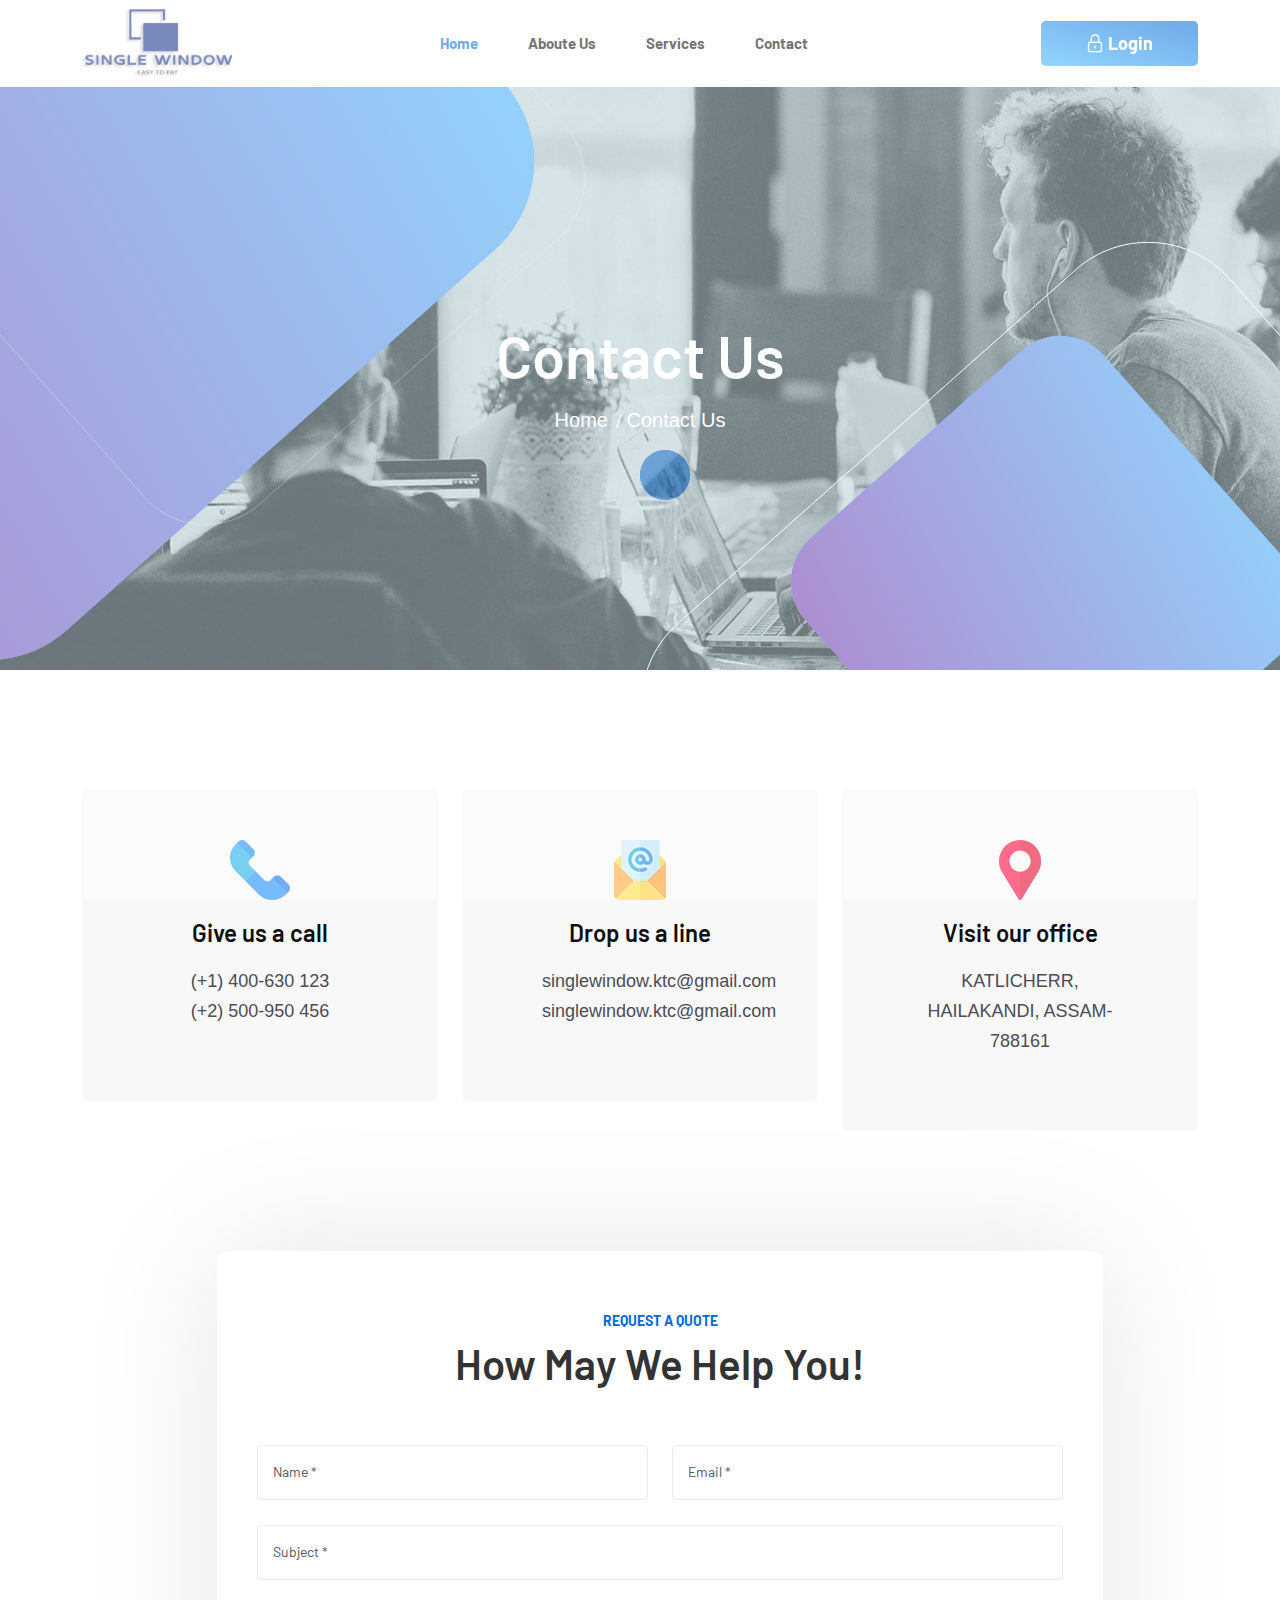
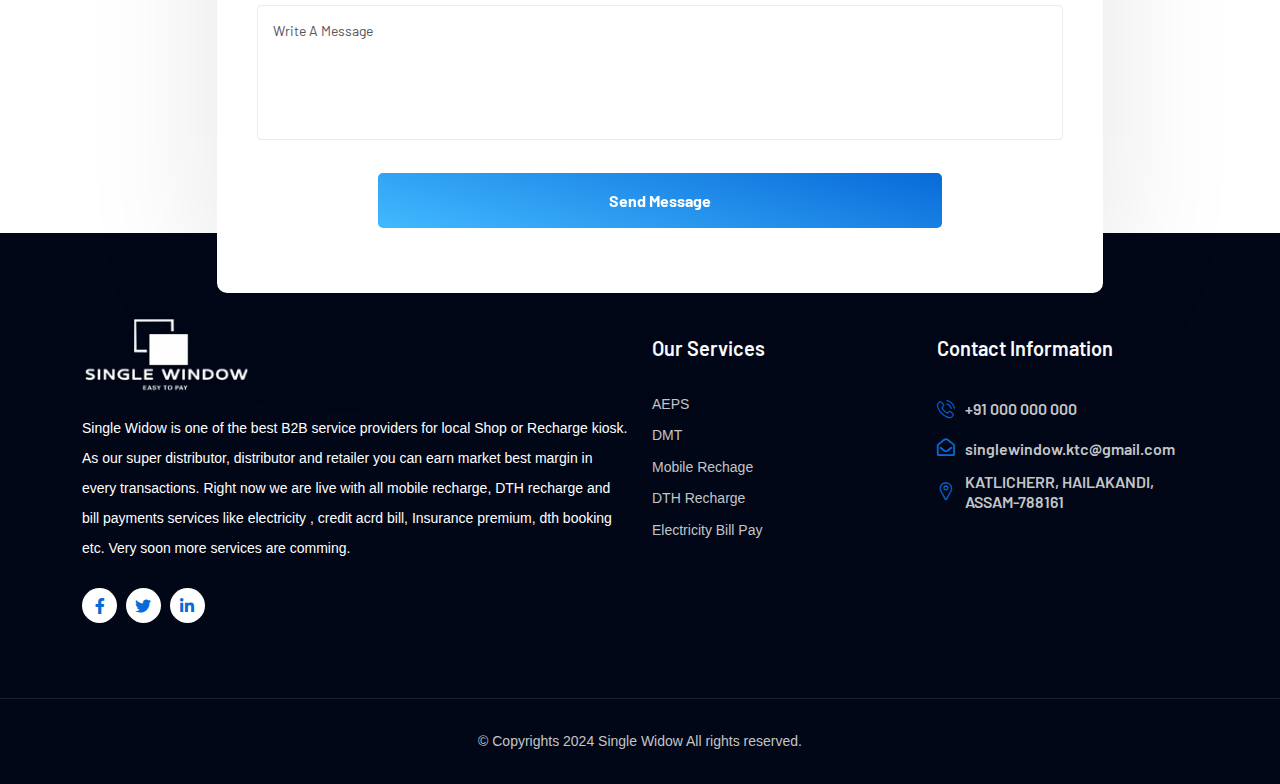
<file: contact.html>
<!doctype html>
<html class="no-js" lang="en">
<head>
    <meta charset="utf-8">
    <meta http-equiv="x-ua-compatible" content="ie=edge">
    <title>Single Widow<</title>
    <meta name="robots" content="noindex, follow" />
    <meta name="description" content="">
    <meta name="viewport" content="width=device-width, initial-scale=1, shrink-to-fit=no">
    <!-- Favicon -->
    <link rel="shortcut icon" type="image/x-icon" href="assets/images/favicon.png">

    <!-- CSS
	============================================ -->

    <!-- Icon Font CSS -->
    <link rel="stylesheet" href="assets/css/plugins/all.min.css">
    <link rel="stylesheet" href="assets/css/plugins/flaticon.css">

    <!-- Plugins CSS -->
    <link rel="stylesheet" href="assets/css/plugins/bootstrap.min.css">
    <link rel="stylesheet" href="assets/css/plugins/swiper-bundle.min.css">
    <link rel="stylesheet" href="assets/css/plugins/aos.css">
    <link rel="stylesheet" href="assets/css/plugins/magnific-popup.css">

    <!-- Main Style CSS -->
    <link rel="stylesheet" href="assets/css/style.css">


    <!--====== Use the minified version files listed below for better performance and remove the files listed above ======-->
    <!-- <link rel="stylesheet" href="assets/css/vendor/plugins.min.css">
    <link rel="stylesheet" href="assets/css/style.min.css"> -->

</head>

<body>

    <div class="main-wrapper">


        <!-- Preloader start -->
        <div id="preloader">
            <div class="preloader">
                <span></span>
                <span></span>
            </div>
        </div>
        <!-- Preloader End -->

         <!-- Header Start  -->
        <div id="header" class="section header-section">

            <div class="container">

                <!-- Header Wrap Start  -->
                <div class="header-wrap">

                    <div class="header-logo">
                        <a href="index.html"><img src="assets/images/logo.png" alt=""></a>
                    </div>

                    <div class="header-menu d-none d-lg-block">
                        <ul class="main-menu">
                            <li class="active-menu">
                                <a href="index.html">Home</a>
                             <!--    <ul class="sub-menu">
                                    <li><a href="index.html">Home Main</a></li>
                                    <li><a href="index-2.html">AI Solutions</a></li>
                                    <li><a href="index-3.html">Cyber Security</a></li>
                                    <li><a href="index-4.html">IT Solutions</a></li>
                                    <li class="active"><a href="index-5.html">Software Company</a></li>
                                    <li><a href="index-6.html">IT Agency</a></li>
                                </ul> -->
                            </li>
                            <li>
                                <a href="about.html">Aboute Us</a>
                            </li>
                             <li>
                                <a href="about.html">Services</a>
                            </li>
                           <!--  <li><a href="#">Pages</a>
                                <ul class="sub-menu">
                                    <li><a href="team.html">Our Team</a></li>
                                    <li><a href="service.html">Service</a></li>
                                    <li><a href="choose-us.html">Why Choose Us</a></li>
                                    <li><a href="testimonial.html">Testimonial</a></li>
                                    <li><a href="pricing.html">Pricing</a></li>
                                    <li><a href="login-register.html">Login & Register</a></li>
                                </ul>
                            </li>
                            <li><a href="#">Blog</a>
                                <ul class="sub-menu">
                                    <li><a href="blog.html">Blog Grid</a></li>
                                    <li><a href="blog-standard.html">Blog List</a></li>
                                    <li><a href="blog-details.html">Blog Single</a></li>
                                </ul>
                            </li> -->
                            <li><a href="contact.html">Contact</a></li>
                        </ul>
                    </div>

                    <!-- Header Meta Start -->
                    <div class="header-meta">
                        <!-- Header Cart End -->
                        <div class="header-btn d-none d-xl-block">
                            <a class="btn" href="login-register.html"><i class="flaticon-padlock-1"></i>&nbsp;Login</a>
                        </div>
                        <!-- Header Toggle Start -->
                        <div class="header-toggle d-lg-none">
                            <button data-bs-toggle="offcanvas" data-bs-target="#offcanvasExample">
                                <span></span>
                                <span></span>
                                <span></span>
                            </button>
                        </div>
                        <!-- Header Toggle End -->
                    </div>
                    <!-- Header Meta End  -->

                </div>
                <!-- Header Wrap End  -->

            </div>
        </div>
        <!-- Header End -->

        <!-- Offcanvas Start-->
        <div class="offcanvas offcanvas-start" id="offcanvasExample">
            <div class="offcanvas-header">
                <!-- Offcanvas Logo Start -->
                <div class="offcanvas-logo">
                    <a href="index.html"><img src="assets/images/logo-white.png" alt=""></a>
                </div>
                <!-- Offcanvas Logo End -->
                <button type="button" class="close-btn" data-bs-dismiss="offcanvas"><i class="flaticon-close"></i></button>
            </div>

              <div class="offcanvas-body">
                <div class="offcanvas-menu">
                    <ul class="main-menu">
                        <li class="active-menu">
                            <a href="index.html">Home</a>
                        </li>
                        <li>
                            <a href="about.html">Aboute Us</a>
                        </li>
                        <li>
                            <a href="services.html">Services</a>
                        </li>
                        <li><a href="contact.html">Contact</a></li>
                    </ul>
                </div>
            </div>
        </div>
        <!-- Offcanvas End -->


        <!-- Page Banner Start -->
        <div class="section page-banner-section" style="background-image: url(assets/images/bg/page-banner.jpg);">
            <div class="shape-1">
                <svg xmlns="http://www.w3.org/2000/svg" width="944px" height="894px">
                    <defs>
                        <linearGradient id="PSgrad_0" x1="88.295%" x2="0%" y1="0%" y2="46.947%">
                            <stop offset="0%" stop-color="rgb(67,186,255)" stop-opacity="1" />
                            <stop offset="100%" stop-color="rgb(113,65,177)" stop-opacity="1" />
                        </linearGradient>

                    </defs>
                    <path fill-rule="evenodd" fill="rgb(43, 142, 254)" d="M39.612,410.76 L467.344,29.824 C516.51,-13.476 590.638,-9.93 633.938,39.613 L914.192,317.344 C957.492,366.50 953.109,440.637 904.402,483.938 L476.671,864.191 C427.964,907.492 353.376,903.109 310.76,854.402 L29.823,576.670 C-13.477,527.963 -9.94,453.376 39.612,410.76 Z" />
                    <path fill="url(#PSgrad_0)" d="M39.612,410.76 L467.344,29.824 C516.51,-13.476 590.638,-9.93 633.938,39.613 L914.192,317.344 C957.492,366.50 953.109,440.637 904.402,483.938 L476.671,864.191 C427.964,907.492 353.376,903.109 310.76,854.402 L29.823,576.670 C-13.477,527.963 -9.94,453.376 39.612,410.76 Z" />
                </svg>
            </div>
            <div class="shape-2">
                <svg xmlns="http://www.w3.org/2000/svg" width="726.5px" height="726.5px">
                    <path fill-rule="evenodd" stroke="rgb(255, 255, 255)" stroke-width="1px" stroke-linecap="butt" stroke-linejoin="miter" opacity="0.302" fill="none" d="M28.14,285.269 L325.37,21.217 C358.860,-8.851 410.655,-5.808 440.723,28.14 L704.777,325.36 C734.846,358.859 731.802,410.654 697.979,440.722 L400.955,704.776 C367.132,734.844 315.338,731.802 285.269,697.978 L21.216,400.954 C-8.852,367.132 -5.808,315.337 28.14,285.269 Z" />
                </svg>
            </div>
            <div class="shape-3">
                <svg xmlns="http://www.w3.org/2000/svg" width="515px" height="515px">
                    <defs>
                        <linearGradient id="PSgrad_0" x1="0%" x2="89.879%" y1="0%" y2="43.837%">
                            <stop offset="0%" stop-color="rgb(67,186,255)" stop-opacity="1" />
                            <stop offset="100%" stop-color="rgb(113,65,177)" stop-opacity="1" />
                        </linearGradient>

                    </defs>
                    <path fill-rule="evenodd" fill="rgb(43, 142, 254)" d="M19.529,202.280 L230.531,14.698 C254.559,-6.661 291.353,-4.498 312.714,19.528 L500.295,230.531 C521.656,254.558 519.493,291.353 495.466,312.713 L284.463,500.295 C260.436,521.655 223.641,519.492 202.281,495.465 L14.699,284.462 C-6.660,260.435 -4.498,223.640 19.529,202.280 Z" />
                    <path fill="url(#PSgrad_0)" d="M19.529,202.280 L230.531,14.698 C254.559,-6.661 291.353,-4.498 312.714,19.528 L500.295,230.531 C521.656,254.558 519.493,291.353 495.466,312.713 L284.463,500.295 C260.436,521.655 223.641,519.492 202.281,495.465 L14.699,284.462 C-6.660,260.435 -4.498,223.640 19.529,202.280 Z" />
                </svg>
            </div>
            <div class="shape-4">
                <svg xmlns="http://www.w3.org/2000/svg" width="972.5px" height="970.5px">
                    <path fill-rule="evenodd" stroke="rgb(255, 255, 255)" stroke-width="1px" stroke-linecap="butt" stroke-linejoin="miter" fill="none" d="M38.245,381.102 L435.258,28.158 C480.467,-12.32 549.697,-7.964 589.888,37.244 L942.832,434.257 C983.23,479.466 978.955,548.697 933.746,588.888 L536.733,941.832 C491.524,982.23 422.293,977.955 382.103,932.745 L29.158,535.732 C-11.32,490.523 -6.963,421.293 38.245,381.102 Z" />
                </svg>
            </div>
            <div class="container">
                <div class="page-banner-wrap">
                    <div class="row">
                        <div class="col-lg-12">
                            <!-- Page Banner Content Start -->
                            <div class="page-banner text-center">
                                <h2 class="title">Contact Us</h2>
                                <ul class="breadcrumb justify-content-center">
                                    <li class="breadcrumb-item"><a href="#">Home</a></li>
                                    <li class="breadcrumb-item active" aria-current="page">Contact Us</li>
                                </ul>
                            </div>
                            <!-- Page Banner Content End -->
                        </div>
                    </div>
                </div>
            </div>
        </div>
        <!-- Page Banner End -->

        <!-- Contact Info Start -->
        <div class="section contact-info-section section-padding-02">
            <div class="container">
                <!-- Contact Info Wrap Start -->
                <div class="contact-info-wrap">
                    <div class="row">
                        <div class="col-lg-4 col-sm-6">
                            <!--Single Contact Info Start -->
                            <div class="single-contact-info text-center">
                                <div class="info-icon">
                                    <img src="assets/images/info-1.png" alt="">
                                </div>
                                <div class="info-content">
                                    <h5 class="title">Give us a call</h5>
                                    <p>(+1) 400-630 123</p>
                                    <p>(+2) 500-950 456</p>
                                </div>
                            </div>
                            <!--Single Contact Info End -->
                        </div>
                        <div class="col-lg-4 col-sm-6">
                            <!--Single Contact Info Start -->
                            <div class="single-contact-info text-center">
                                <div class="info-icon">
                                    <img src="assets/images/info-2.png" alt="">
                                </div>
                                <div class="info-content">
                                    <h5 class="title">Drop us a line</h5>
                                    <p>singlewindow.ktc@gmail.com</p>
                                    <p>singlewindow.ktc@gmail.com</p>
                                </div>
                            </div>
                            <!--Single Contact Info End -->
                        </div>
                        <div class="col-lg-4 col-sm-6">
                            <!--Single Contact Info Start -->
                            <div class="single-contact-info text-center">
                                <div class="info-icon">
                                    <img src="assets/images/info-3.png" alt="">
                                </div>
                                <div class="info-content">
                                    <h5 class="title">Visit our office</h5>
                                    <p>KATLICHERR, HAILAKANDI, ASSAM-788161</p>
                                </div>
                            </div>
                            <!--Single Contact Info End -->
                        </div>
                    </div>
                </div>
                <!-- Contact Info Wrap End -->
            </div>
        </div>
        <!-- Contact Info End -->

        <!-- Contact Start -->
        <div class="section techwix-contact-section techwix-contact-section-02 techwix-contact-section-03 section-padding-02">
            <div class="container">
                <!-- Contact Wrap Start -->
                <div class="contact-wrap">
                    <div class="row justify-content-center">
                        <div class="col-lg-10">
                            <!-- Contact Form Start -->
                            <div class="contact-form">
                                <div class="contact-form-wrap">
                                    <div class="heading-wrap text-center">
                                        <span class="sub-title"> request a quote</span>
                                        <h3 class="title">How May We Help You!</h3>
                                    </div>
                                    <form action="#">
                                        <div class="row">
                                            <div class="col-sm-6">
                                                <!-- Single Form Start -->
                                                <div class="single-form">
                                                    <input type="text" placeholder="Name *">
                                                </div>
                                                <!-- Single Form End -->
                                            </div>
                                            <div class="col-sm-6">
                                                <!-- Single Form Start -->
                                                <div class="single-form">
                                                    <input type="email" placeholder="Email *">
                                                </div>
                                                <!-- Single Form End -->
                                            </div>
                                            <div class="col-sm-12">
                                                <!-- Single Form Start -->
                                                <div class="single-form">
                                                    <input type="text" placeholder="Subject *">
                                                </div>
                                                <!-- Single Form End -->
                                            </div>
                                            <div class="col-sm-12">
                                                <!-- Single Form Start -->
                                                <div class="single-form">
                                                    <textarea placeholder="Write A Message"></textarea>
                                                </div>
                                                <!-- Single Form End -->
                                            </div>
                                            <div class="col-sm-12">
                                                <!--  Single Form Start -->
                                                <div class="form-btn">
                                                    <button class="btn" type="submit">Send Message</button>
                                                </div>
                                                <!--  Single Form End -->
                                            </div>
                                        </div>
                                    </form>
                                </div>
                            </div>
                            <!-- Contact Form End -->
                        </div>
                    </div>
                </div>
                <!-- Contact Wrap End -->
            </div>
        </div>
        <!-- Contact End -->

     <div class="section footer-section" style="background-image: url(assets/images/bg/footer-bg.jpg);">

            <div class="container">
                <!-- Footer Widget Wrap Start -->
                <div class="footer-widget-wrap">
                    <div class="row">
                        <div class="col-lg-6 col-sm-6">
                            <!-- Footer Widget Start -->
                            <div class="footer-widget-about">
                                <a class="footer-logo" href="index.html"><img src="assets/images/logo-white.png" alt="Logo"></a>
                                <p>Single Widow is one of the best B2B service providers for local Shop or Recharge kiosk. As our super distributor, distributor and retailer you can earn market best margin in every transactions. Right now we are live with all mobile recharge, DTH recharge and bill payments services like electricity , credit acrd bill, Insurance premium, dth booking etc. Very soon more services are comming.</p>
                                <div class="footer-social">
                                    <ul class="social">
                                        <li><a href="#"><i class="fab fa-facebook-f"></i></a></li>
                                        <li><a href="#"><i class="fab fa-twitter"></i></a></li>
                                        <li><a href="#"><i class="fab fa-linkedin-in"></i></a></li>
                                    </ul>
                                </div>
                            </div>
                            <!-- Footer Widget End -->
                        </div>
                       
                        <div class="col-lg-3 col-sm-6">
                            <!-- Footer Widget Start -->
                            <div class="footer-widget">
                                <h4 class="footer-widget-title">Our Services</h4>

                                <div class="widget-link">
                                     <ul class="link">
                                        <li><a href="services.html">AEPS</a></li>
                                        <li><a href="services.html">DMT</a></li>
                                        <li><a href="services.html">Mobile Rechage</a></li>
                                        <li><a href="services.html">DTH Recharge</a></li>
                                        <li><a href="services.html">Electricity Bill Pay</a></li>
                                    </ul>
                                </div>
                            </div>
                            <!-- Footer Widget End -->
                        </div>
                        <div class="col-lg-3 col-sm-6">
                            <!-- Footer Widget Start -->
                            <div class="footer-widget">
                                <h4 class="footer-widget-title">Contact Information</h4>

                                <div class="widget-info">
                                    <ul>
                                        <li>
                                            <div class="info-icon">
                                                <i class="flaticon-phone-call"></i>
                                            </div>
                                            <div class="info-text">
                                                <span><a href="#">+91 000 000 000</a></span>
                                            </div>
                                        </li>
                                        <li>
                                            <div class="info-icon">
                                                <i class="far fa-envelope-open"></i>
                                            </div>
                                            <div class="info-text">
                                                <span><a href="#">singlewindow.ktc@gmail.com</a></span>
                                            </div>
                                        </li>
                                        <li>
                                            <div class="info-icon">
                                                <i class="flaticon-pin"></i>
                                            </div>
                                            <div class="info-text">
                                                <span>KATLICHERR, HAILAKANDI, ASSAM-788161</span>
                                            </div>
                                        </li>
                                    </ul>
                                </div>
                            </div>
                            <!-- Footer Widget End -->
                        </div>
                    </div>
                </div>
                <!-- Footer Widget Wrap End -->
            </div>

             <!-- Footer Copyright Start -->
            <div class="footer-copyright-area">
                <div class="container">
                    <div class="footer-copyright-wrap">
                        <div class="row align-items-center">
                            <div class="col-lg-12">
                                <!-- Footer Copyright Text Start -->
                                <div class="copyright-text text-center">
                                    <p>© Copyrights 2024 Single Widow All rights reserved. </p>
                                </div>
                                <!-- Footer Copyright Text End -->
                            </div>
                        </div>
                    </div>
                </div>
            </div>
            <!-- Footer Copyright End -->
        </div>

        <!-- back to top start -->
        <div class="progress-wrap">
            <svg class="progress-circle svg-content" width="100%" height="100%" viewBox="-1 -1 102 102">
                <path d="M50,1 a49,49 0 0,1 0,98 a49,49 0 0,1 0,-98" />
            </svg>
        </div>
        <!-- back to top end -->

    </div>

    <!-- JS
    ============================================ -->
    <script src="assets/js/vendor/jquery-1.12.4.min.js"></script>
    <script src="assets/js/vendor/modernizr-3.11.2.min.js"></script>

    <!-- Bootstrap JS -->
    <script src="assets/js/plugins/popper.min.js"></script>
    <script src="assets/js/plugins/bootstrap.min.js"></script>

    <!-- Plugins JS -->
    <script src="assets/js/plugins/swiper-bundle.min.js"></script>
    <script src="assets/js/plugins/aos.js"></script>
    <script src="assets/js/plugins/waypoints.min.js"></script>
    <script src="assets/js/plugins/back-to-top.js"></script>
    <script src="assets/js/plugins/jquery.counterup.min.js"></script>
    <script src="assets/js/plugins/appear.min.js"></script>
    <script src="assets/js/plugins/jquery.magnific-popup.min.js"></script>


    <!--====== Use the minified version files listed below for better performance and remove the files listed above ======-->


    <!-- Main JS -->
    <script src="assets/js/main.js"></script>

</body>
</html>
</file>
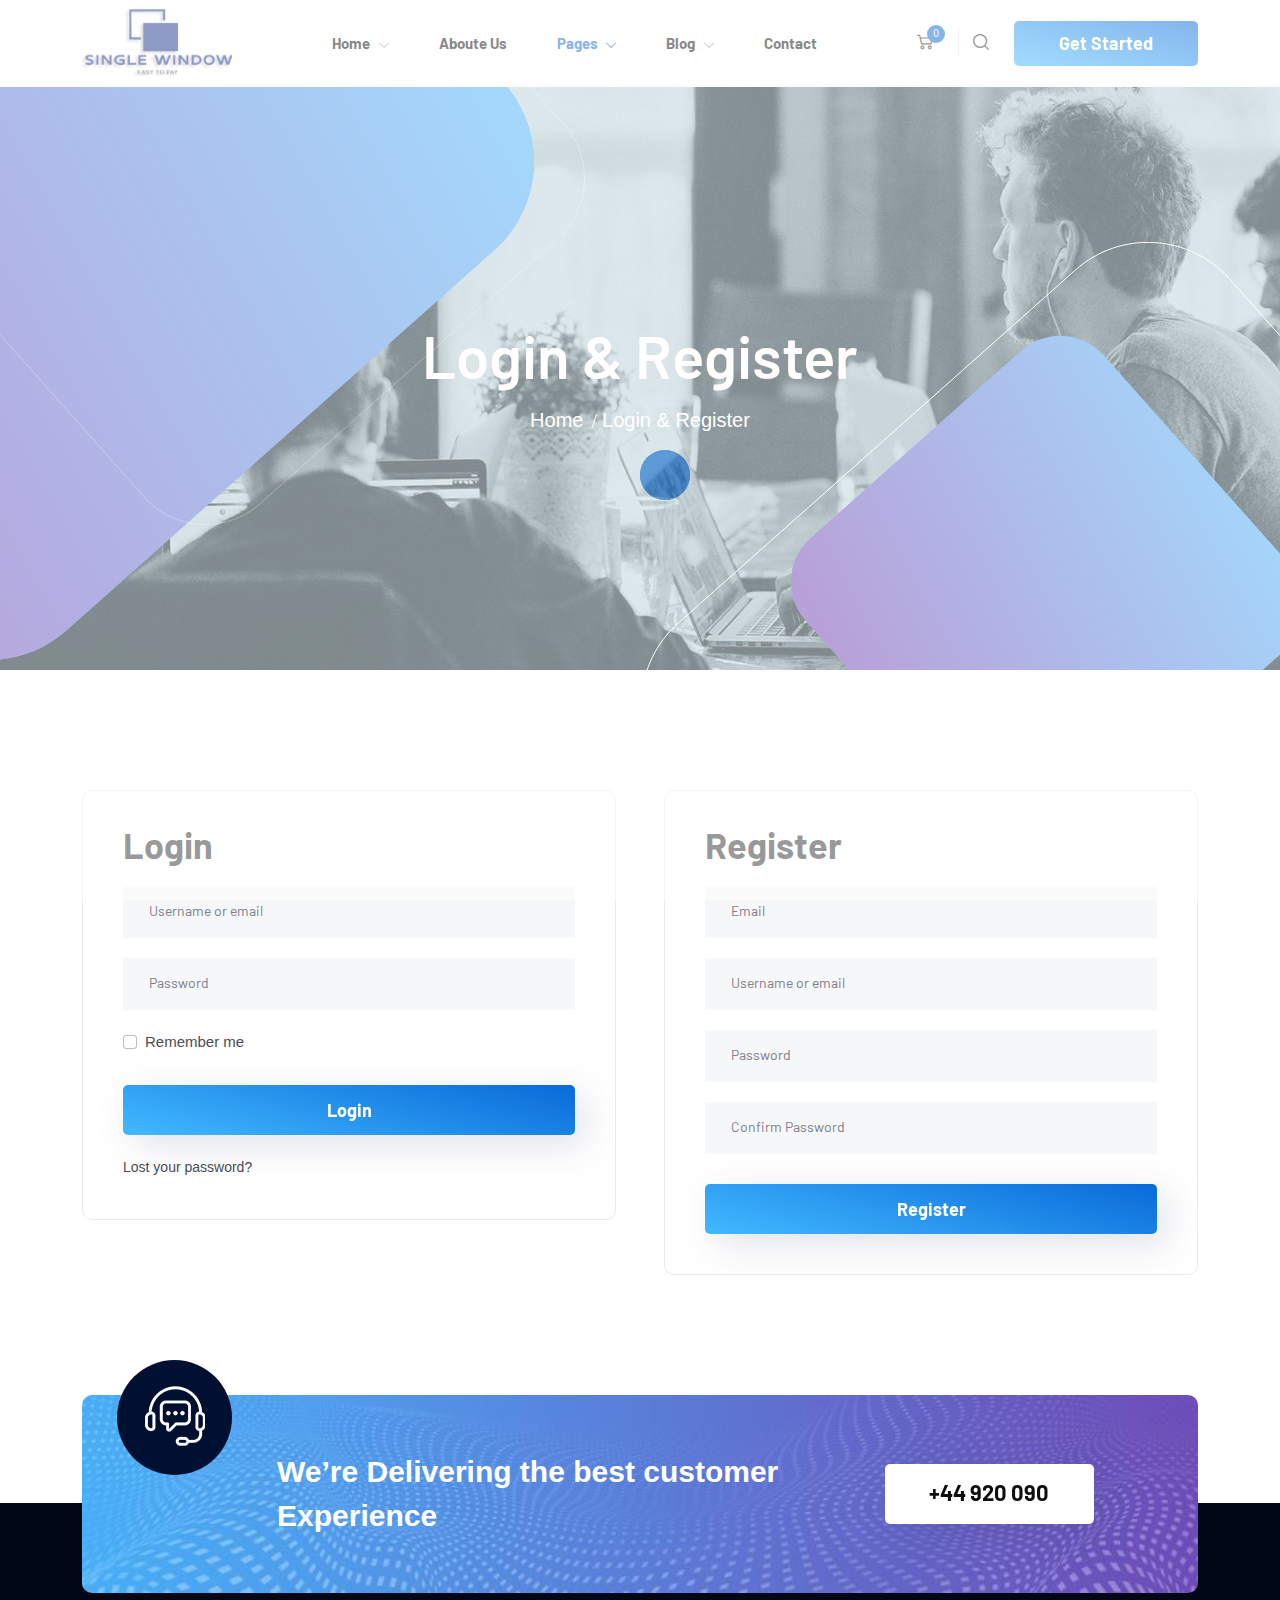
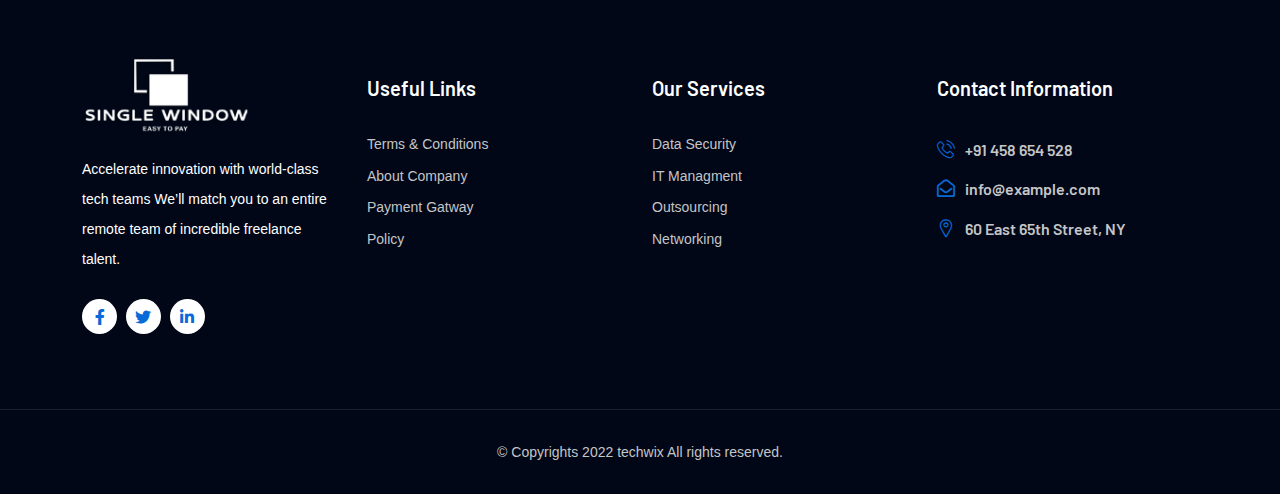
<file: login-register.html>
<!doctype html>
<html class="no-js" lang="en">


<!-- Mirrored from thepixelcurve.com/html/techwix/techwix/login-register.html by HTTrack Website Copier/3.x [XR&CO'2014], Tue, 16 Jan 2024 05:26:04 GMT -->
<head>
    <meta charset="utf-8">
    <meta http-equiv="x-ua-compatible" content="ie=edge">
    <title>Techwix - Technology IT Solutions Consultancy HTML5 Template</title>
    <meta name="robots" content="noindex, follow" />
    <meta name="description" content="">
    <meta name="viewport" content="width=device-width, initial-scale=1, shrink-to-fit=no">
    <!-- Favicon -->
    <link rel="shortcut icon" type="image/x-icon" href="assets/images/favicon.png">

    <!-- CSS
	============================================ -->

    <!-- Icon Font CSS -->
    <link rel="stylesheet" href="assets/css/plugins/all.min.css">
    <link rel="stylesheet" href="assets/css/plugins/flaticon.css">

    <!-- Plugins CSS -->
    <link rel="stylesheet" href="assets/css/plugins/bootstrap.min.css">
    <link rel="stylesheet" href="assets/css/plugins/swiper-bundle.min.css">
    <link rel="stylesheet" href="assets/css/plugins/aos.css">
    <link rel="stylesheet" href="assets/css/plugins/magnific-popup.css">

    <!-- Main Style CSS -->
    <link rel="stylesheet" href="assets/css/style.css">


    <!--====== Use the minified version files listed below for better performance and remove the files listed above ======-->
    <!-- <link rel="stylesheet" href="assets/css/vendor/plugins.min.css">
    <link rel="stylesheet" href="assets/css/style.min.css"> -->

</head>

<body>

    <div class="main-wrapper">


        <!-- Preloader start -->
        <div id="preloader">
            <div class="preloader">
                <span></span>
                <span></span>
            </div>
        </div>
        <!-- Preloader End -->

        <!-- Header Start  -->
        <div id="header" class="section header-section">

            <div class="container">

                <!-- Header Wrap Start  -->
                <div class="header-wrap">

                    <div class="header-logo">
                        <a href="index.html"><img src="assets/images/logo.png" alt=""></a>
                    </div>

                    <div class="header-menu d-none d-lg-block">
                        <ul class="main-menu">
                            <li>
                                <a href="index.html">Home</a>
                                <ul class="sub-menu">
                                    <li><a href="index.html">Home Main</a></li>
                                    <li><a href="index-2.html">AI Solutions</a></li>
                                    <li><a href="index-3.html">Cyber Security</a></li>
                                    <li><a href="index-4.html">IT Solutions</a></li>
                                    <li><a href="index-5.html">Software Company</a></li>
                                    <li><a href="index-6.html">IT Agency</a></li>
                                </ul>
                            </li>
                            <li>
                                <a href="about.html">Aboute Us</a>
                            </li>
                            <li class="active-menu"><a href="#">Pages</a>
                                <ul class="sub-menu">
                                    <li><a href="team.html">Our Team</a></li>
                                    <li><a href="service.html">Service</a></li>
                                    <li><a href="choose-us.html">Why Choose Us</a></li>
                                    <li><a href="testimonial.html">Testimonial</a></li>
                                    <li><a href="pricing.html">Pricing</a></li>
                                    <li class="active"><a href="login-register.html">Login & Register</a></li>
                                </ul>
                            </li>
                            <li><a href="#">Blog</a>
                                <ul class="sub-menu">
                                    <li><a href="blog.html">Blog Grid</a></li>
                                    <li><a href="blog-standard.html">Blog List</a></li>
                                    <li><a href="blog-details.html">Blog Single</a></li>
                                </ul>
                            </li>
                            <li><a href="contact.html">Contact</a></li>
                        </ul>
                    </div>

                    <!-- Header Meta Start -->
                    <div class="header-meta">
                        <!-- Header Cart Start -->
                        <div class="header-cart dropdown">
                            <button class="cart-btn" data-bs-toggle="dropdown">
                                <i class="flaticon-shopping-cart"></i>
                                <span class="count">0</span>
                            </button>
                            <!-- Header Dropdown Cart Start -->
                            <div class="dropdown-menu dropdown-cart">
                                <!-- Dropdown Cart Items Start -->
                                <div class="cart-items">
                                    <!-- Single Cart Item Start -->
                                    <div class="single-cart-item">
                                        <div class="item-image">
                                            <img src="assets/images/shop-cart-1.jpg" alt="cart">
                                        </div>
                                        <div class="item-content">
                                            <h4 class="title"><a href="#">Apple Iphone X</a></h4>
                                            <span class="quantity">2 x $59.99</span>
                                        </div>
                                        <button class="btn-close"></button>
                                    </div>
                                    <!-- Single Cart Item End -->
                                    <!-- Single Cart Item Start -->
                                    <div class="single-cart-item">
                                        <div class="item-image">
                                            <img src="assets/images/shop-cart-2.jpg" alt="cart">
                                        </div>
                                        <div class="item-content">
                                            <h4 class="title"><a href="#">Sony Xperia Tablet</a></h4>
                                            <span class="quantity">2 x $59.99</span>
                                        </div>
                                        <button class="btn-close"></button>
                                    </div>
                                    <!-- Single Cart Item End -->
                                    <!-- Single Cart Item Start -->
                                    <div class="single-cart-item">
                                        <div class="item-image">
                                            <img src="assets/images/shop-cart-3.jpg" alt="cart">
                                        </div>
                                        <div class="item-content">
                                            <h4 class="title"><a href="#">Camera Digital</a></h4>
                                            <span class="quantity">2 x $59.99</span>
                                        </div>
                                        <button class="btn-close"></button>
                                    </div>
                                    <!-- Single Cart Item End -->
                                </div>
                                <!-- Dropdown Cart Items End -->
                                <!-- Dropdown Cart Total Start -->
                                <div class="cart-total">
                                    <span class="label">Subtotal:</span>
                                    <span class="value">0</span>
                                </div>
                                <!-- Dropdown Cart Total End -->
                                <!-- Dropdown Cart Button Start -->
                                <div class="cart-btns">
                                    <a class="btn" href="#">View Cart</a>
                                    <a class="btn btn-2" href="#">Checkout</a>
                                </div>
                                <!-- Dropdown Cart Button End -->
                            </div>
                            <!-- Header Dropdown Cart End -->
                        </div>
                        <!-- Header Cart End -->
                        <!-- Header Search Start -->
                        <div class="header-search">
                            <a class="search-btn" href="#"><i class="flaticon-loupe"></i></a>
                            <div class="search-wrap">
                                <div class="search-inner">
                                    <i id="search-close" class="flaticon-close search-close"></i>
                                    <div class="search-cell">
                                        <form action="#">
                                            <div class="search-field-holder">
                                                <input class="main-search-input" type="search" placeholder="Search Your Keyword...">
                                            </div>
                                        </form>
                                    </div>
                                </div>
                            </div>
                        </div>
                        <!-- Header Search End -->

                        <div class="header-btn d-none d-xl-block">
                            <a class="btn" href="login-register.html">Get Started</a>
                        </div>
                        <!-- Header Toggle Start -->
                        <div class="header-toggle d-lg-none">
                            <button data-bs-toggle="offcanvas" data-bs-target="#offcanvasExample">
                                <span></span>
                                <span></span>
                                <span></span>
                            </button>
                        </div>
                        <!-- Header Toggle End -->
                    </div>
                    <!-- Header Meta End  -->

                </div>
                <!-- Header Wrap End  -->

            </div>
        </div>
        <!-- Header End -->

        <!-- Offcanvas Start-->
        <div class="offcanvas offcanvas-start" id="offcanvasExample">
            <div class="offcanvas-header">
                <!-- Offcanvas Logo Start -->
                <div class="offcanvas-logo">
                    <a href="index.html"><img src="assets/images/logo-white.png" alt=""></a>
                </div>
                <!-- Offcanvas Logo End -->
                <button type="button" class="close-btn" data-bs-dismiss="offcanvas"><i class="flaticon-close"></i></button>
            </div>

            <!-- Offcanvas Body Start -->
            <div class="offcanvas-body">
                <div class="offcanvas-menu">
                    <ul class="main-menu">
                        <li>
                            <a href="index.html">Home</a>
                            <ul class="sub-menu">
                                <li><a href="index.html">Home Main</a></li>
                                <li><a href="index-2.html">AI Solutions</a></li>
                                <li><a href="index-3.html">Cyber Security</a></li>
                                <li><a href="index-4.html">IT Solutions</a></li>
                                <li><a href="index-5.html">Software Company</a></li>
                                <li><a href="index-6.html">IT Agency</a></li>
                            </ul>
                        </li>
                        <li>
                            <a href="about.html">Aboute Us</a>
                        </li>
                        <li class="active-menu"><a href="#">Pages</a>
                            <ul class="sub-menu">
                                <li><a href="team.html">Our Team</a></li>
                                <li><a href="service.html">Service</a></li>
                                <li><a href="choose-us.html">Why Choose Us</a></li>
                                <li><a href="testimonial.html">Testimonial</a></li>
                                <li><a href="pricing.html">Pricing</a></li>
                                <li class="active"><a href="login-register.html">Login & Register</a></li>
                            </ul>
                        </li>
                        <li><a href="#">Blog</a>
                            <ul class="sub-menu">
                                <li><a href="blog.html">Blog Grid</a></li>
                                <li><a href="blog-standard.html">Blog List</a></li>
                                <li><a href="blog-details.html">Blog Single</a></li>
                            </ul>
                        </li>
                        <li><a href="contact.html">Contact</a></li>
                    </ul>
                </div>
            </div>
            <!-- Offcanvas Body End -->
        </div>
        <!-- Offcanvas End -->


        <!-- Page Banner Start -->
        <div class="section page-banner-section" style="background-image: url(assets/images/bg/page-banner.jpg);">
            <div class="shape-1">
                <svg xmlns="http://www.w3.org/2000/svg" width="944px" height="894px">
                    <defs>
                        <linearGradient id="PSgrad_0" x1="88.295%" x2="0%" y1="0%" y2="46.947%">
                            <stop offset="0%" stop-color="rgb(67,186,255)" stop-opacity="1" />
                            <stop offset="100%" stop-color="rgb(113,65,177)" stop-opacity="1" />
                        </linearGradient>

                    </defs>
                    <path fill-rule="evenodd" fill="rgb(43, 142, 254)" d="M39.612,410.76 L467.344,29.824 C516.51,-13.476 590.638,-9.93 633.938,39.613 L914.192,317.344 C957.492,366.50 953.109,440.637 904.402,483.938 L476.671,864.191 C427.964,907.492 353.376,903.109 310.76,854.402 L29.823,576.670 C-13.477,527.963 -9.94,453.376 39.612,410.76 Z" />
                    <path fill="url(#PSgrad_0)" d="M39.612,410.76 L467.344,29.824 C516.51,-13.476 590.638,-9.93 633.938,39.613 L914.192,317.344 C957.492,366.50 953.109,440.637 904.402,483.938 L476.671,864.191 C427.964,907.492 353.376,903.109 310.76,854.402 L29.823,576.670 C-13.477,527.963 -9.94,453.376 39.612,410.76 Z" />
                </svg>
            </div>
            <div class="shape-2">
                <svg xmlns="http://www.w3.org/2000/svg" width="726.5px" height="726.5px">
                    <path fill-rule="evenodd" stroke="rgb(255, 255, 255)" stroke-width="1px" stroke-linecap="butt" stroke-linejoin="miter" opacity="0.302" fill="none" d="M28.14,285.269 L325.37,21.217 C358.860,-8.851 410.655,-5.808 440.723,28.14 L704.777,325.36 C734.846,358.859 731.802,410.654 697.979,440.722 L400.955,704.776 C367.132,734.844 315.338,731.802 285.269,697.978 L21.216,400.954 C-8.852,367.132 -5.808,315.337 28.14,285.269 Z" />
                </svg>
            </div>
            <div class="shape-3">
                <svg xmlns="http://www.w3.org/2000/svg" width="515px" height="515px">
                    <defs>
                        <linearGradient id="PSgrad_0" x1="0%" x2="89.879%" y1="0%" y2="43.837%">
                            <stop offset="0%" stop-color="rgb(67,186,255)" stop-opacity="1" />
                            <stop offset="100%" stop-color="rgb(113,65,177)" stop-opacity="1" />
                        </linearGradient>

                    </defs>
                    <path fill-rule="evenodd" fill="rgb(43, 142, 254)" d="M19.529,202.280 L230.531,14.698 C254.559,-6.661 291.353,-4.498 312.714,19.528 L500.295,230.531 C521.656,254.558 519.493,291.353 495.466,312.713 L284.463,500.295 C260.436,521.655 223.641,519.492 202.281,495.465 L14.699,284.462 C-6.660,260.435 -4.498,223.640 19.529,202.280 Z" />
                    <path fill="url(#PSgrad_0)" d="M19.529,202.280 L230.531,14.698 C254.559,-6.661 291.353,-4.498 312.714,19.528 L500.295,230.531 C521.656,254.558 519.493,291.353 495.466,312.713 L284.463,500.295 C260.436,521.655 223.641,519.492 202.281,495.465 L14.699,284.462 C-6.660,260.435 -4.498,223.640 19.529,202.280 Z" />
                </svg>
            </div>
            <div class="shape-4">
                <svg xmlns="http://www.w3.org/2000/svg" width="972.5px" height="970.5px">
                    <path fill-rule="evenodd" stroke="rgb(255, 255, 255)" stroke-width="1px" stroke-linecap="butt" stroke-linejoin="miter" fill="none" d="M38.245,381.102 L435.258,28.158 C480.467,-12.32 549.697,-7.964 589.888,37.244 L942.832,434.257 C983.23,479.466 978.955,548.697 933.746,588.888 L536.733,941.832 C491.524,982.23 422.293,977.955 382.103,932.745 L29.158,535.732 C-11.32,490.523 -6.963,421.293 38.245,381.102 Z" />
                </svg>
            </div>
            <div class="container">
                <div class="page-banner-wrap">
                    <div class="row">
                        <div class="col-lg-12">
                            <!-- Page Banner Content Start -->
                            <div class="page-banner text-center">
                                <h2 class="title">Login & Register</h2>
                                <ul class="breadcrumb justify-content-center">
                                    <li class="breadcrumb-item"><a href="#">Home</a></li>
                                    <li class="breadcrumb-item active" aria-current="page">Login & Register</li>
                                </ul>
                            </div>
                            <!-- Page Banner Content End -->
                        </div>
                    </div>
                </div>
            </div>
        </div>
        <!-- Page Banner End -->

        <!-- Login & Register Start -->
        <div class="section login-register-section section-padding-02">
            <div class="container">

                <!-- Login & Register Wrapper Start -->
                <div class="login-register-wrap">
                    <div class="row gx-5">
                        <div class="col-lg-6">

                            <!-- Login & Register Box Start -->
                            <div class="login-register-box">
                                <!-- Section Title Start -->
                                <div class="section-title">
                                    <h2 class="title">Login</h2>
                                </div>
                                <!-- Section Title End -->

                                <div class="login-register-form">
                                    <form action="#">
                                        <div class="single-form">
                                            <input type="text" class="form-control" placeholder="Username or email ">
                                        </div>
                                        <div class="single-form">
                                            <input type="password" class="form-control" placeholder="Password">
                                        </div>
                                        <div class="single-form form-check">
                                            <input class="form-check-input" type="checkbox" value="" id="flexCheckDefault">
                                            <label class="form-check-label" for="flexCheckDefault">Remember me</label>
                                        </div>
                                        <div class="form-btn">
                                            <button class="btn">Login</button>
                                        </div>
                                        <div class="single-form">
                                            <p><a href="#">Lost your password?</a></p>
                                        </div>
                                    </form>
                                </div>
                            </div>
                            <!-- Login & Register Box End -->

                        </div>
                        <div class="col-lg-6">

                            <!-- Login & Register Box Start -->
                            <div class="login-register-box">
                                <!-- Section Title Start -->
                                <div class="section-title">
                                    <h2 class="title">Register</h2>
                                </div>
                                <!-- Section Title End -->

                                <div class="login-register-form">
                                    <form action="#">
                                        <div class="single-form">
                                            <input type="text" class="form-control" placeholder="Email ">
                                        </div>
                                        <div class="single-form">
                                            <input type="text" class="form-control" placeholder="Username or email ">
                                        </div>
                                        <div class="single-form">
                                            <input type="password" class="form-control" placeholder="Password ">
                                        </div>
                                        <div class="single-form">
                                            <input type="password" class="form-control" placeholder="Confirm Password ">
                                        </div>
                                        <div class="form-btn">
                                            <button class="btn">Register</button>
                                        </div>
                                    </form>
                                </div>
                            </div>
                            <!-- Login & Register Box End -->

                        </div>
                    </div>
                </div>
                <!-- Login & Register Wrapper End -->

            </div>
        </div>
        <!-- Login & Register End -->

        <!-- Cta Start -->
        <div class="section techwix-cta-section-02 section-padding-02">
            <div class="container">
                <!-- Cta Wrap Start -->
                <div class="cta-wrap" style="background-image: url(assets/images/bg/cta-bg.jpg);">
                    <div class="row align-items-center">
                        <div class="col-xl-9 col-lg-8">
                            <!-- Cta Content Start -->
                            <div class="cta-content">
                                <div class="cta-icon">
                                    <img src="assets/images/cta-icon2.png" alt="">
                                </div>
                                <p>We’re Delivering the best customer Experience</p>
                            </div>
                            <!-- Cta Content End -->
                        </div>
                        <div class="col-xl-3 col-lg-4">
                            <!-- Cta Button Start -->
                            <div class="cta-btn">
                                <a class="btn btn-white" href="#">+44 920 090 505</a>
                            </div>
                            <!-- Cta Button End -->
                        </div>
                    </div>
                </div>
                <!-- Cta Wrap End -->
            </div>
        </div>
        <!-- Cta End -->


        <!-- Footer Section Start -->
        <div class="section footer-section footer-section-03" style="background-image: url(assets/images/bg/footer-bg.jpg);">

            <div class="container">
                <!-- Footer Widget Wrap Start -->
                <div class="footer-widget-wrap">
                    <div class="row">
                        <div class="col-lg-3 col-sm-6">
                            <!-- Footer Widget Start -->
                            <div class="footer-widget-about">
                                <a class="footer-logo" href="index.html"><img src="assets/images/logo-white.png" alt="Logo"></a>
                                <p>Accelerate innovation with world-class tech teams We’ll match you to an entire remote team of incredible freelance talent.</p>
                                <div class="footer-social">
                                    <ul class="social">
                                        <li><a href="#"><i class="fab fa-facebook-f"></i></a></li>
                                        <li><a href="#"><i class="fab fa-twitter"></i></a></li>
                                        <li><a href="#"><i class="fab fa-linkedin-in"></i></a></li>
                                    </ul>
                                </div>
                            </div>
                            <!-- Footer Widget End -->
                        </div>
                        <div class="col-lg-3 col-sm-6">
                            <!-- Footer Widget Start -->
                            <div class="footer-widget">
                                <h4 class="footer-widget-title">Useful Links</h4>

                                <div class="widget-link">
                                    <ul class="link">
                                        <li><a href="#">Terms & Conditions</a></li>
                                        <li><a href="#">About Company</a></li>
                                        <li><a href="#">Payment Gatway</a></li>
                                        <li><a href="#">Policy</a></li>
                                    </ul>
                                </div>
                            </div>
                            <!-- Footer Widget End -->
                        </div>
                        <div class="col-lg-3 col-sm-6">
                            <!-- Footer Widget Start -->
                            <div class="footer-widget">
                                <h4 class="footer-widget-title">Our Services</h4>

                                <div class="widget-link">
                                    <ul class="link">
                                        <li><a href="#">Data Security</a></li>
                                        <li><a href="#">IT Managment</a></li>
                                        <li><a href="#">Outsourcing</a></li>
                                        <li><a href="#">Networking</a></li>
                                    </ul>
                                </div>
                            </div>
                            <!-- Footer Widget End -->
                        </div>
                        <div class="col-lg-3 col-sm-6">
                            <!-- Footer Widget Start -->
                            <div class="footer-widget">
                                <h4 class="footer-widget-title">Contact Information</h4>

                                <div class="widget-info">
                                    <ul>
                                        <li>
                                            <div class="info-icon">
                                                <i class="flaticon-phone-call"></i>
                                            </div>
                                            <div class="info-text">
                                                <span><a href="#">+91 458 654 528</a></span>
                                            </div>
                                        </li>
                                        <li>
                                            <div class="info-icon">
                                                <i class="far fa-envelope-open"></i>
                                            </div>
                                            <div class="info-text">
                                                <span><a href="#">info@example.com</a></span>
                                            </div>
                                        </li>
                                        <li>
                                            <div class="info-icon">
                                                <i class="flaticon-pin"></i>
                                            </div>
                                            <div class="info-text">
                                                <span>60 East 65th Street, NY</span>
                                            </div>
                                        </li>
                                    </ul>
                                </div>
                            </div>
                            <!-- Footer Widget End -->
                        </div>
                    </div>
                </div>
                <!-- Footer Widget Wrap End -->
            </div>

            <!-- Footer Copyright Start -->
            <div class="footer-copyright-area">
                <div class="container">
                    <div class="footer-copyright-wrap">
                        <div class="row align-items-center">
                            <div class="col-lg-12">
                                <!-- Footer Copyright Text Start -->
                                <div class="copyright-text text-center">
                                    <p>© Copyrights 2022 techwix All rights reserved. </p>
                                </div>
                                <!-- Footer Copyright Text End -->
                            </div>
                        </div>
                    </div>
                </div>
            </div>
            <!-- Footer Copyright End -->
        </div>
        <!-- Footer Section End -->

        <!-- back to top start -->
        <div class="progress-wrap">
            <svg class="progress-circle svg-content" width="100%" height="100%" viewBox="-1 -1 102 102">
                <path d="M50,1 a49,49 0 0,1 0,98 a49,49 0 0,1 0,-98" />
            </svg>
        </div>
        <!-- back to top end -->

    </div>

    <!-- JS
    ============================================ -->
    <script src="assets/js/vendor/jquery-1.12.4.min.js"></script>
    <script src="assets/js/vendor/modernizr-3.11.2.min.js"></script>

    <!-- Bootstrap JS -->
    <script src="assets/js/plugins/popper.min.js"></script>
    <script src="assets/js/plugins/bootstrap.min.js"></script>

    <!-- Plugins JS -->
    <script src="assets/js/plugins/swiper-bundle.min.js"></script>
    <script src="assets/js/plugins/aos.js"></script>
    <script src="assets/js/plugins/waypoints.min.js"></script>
    <script src="assets/js/plugins/back-to-top.js"></script>
    <script src="assets/js/plugins/jquery.counterup.min.js"></script>
    <script src="assets/js/plugins/appear.min.js"></script>
    <script src="assets/js/plugins/jquery.magnific-popup.min.js"></script>


    <!--====== Use the minified version files listed below for better performance and remove the files listed above ======-->


    <!-- Main JS -->
    <script src="assets/js/main.js"></script>

</body>


<!-- Mirrored from thepixelcurve.com/html/techwix/techwix/login-register.html by HTTrack Website Copier/3.x [XR&CO'2014], Tue, 16 Jan 2024 05:26:04 GMT -->
</html>
</file>
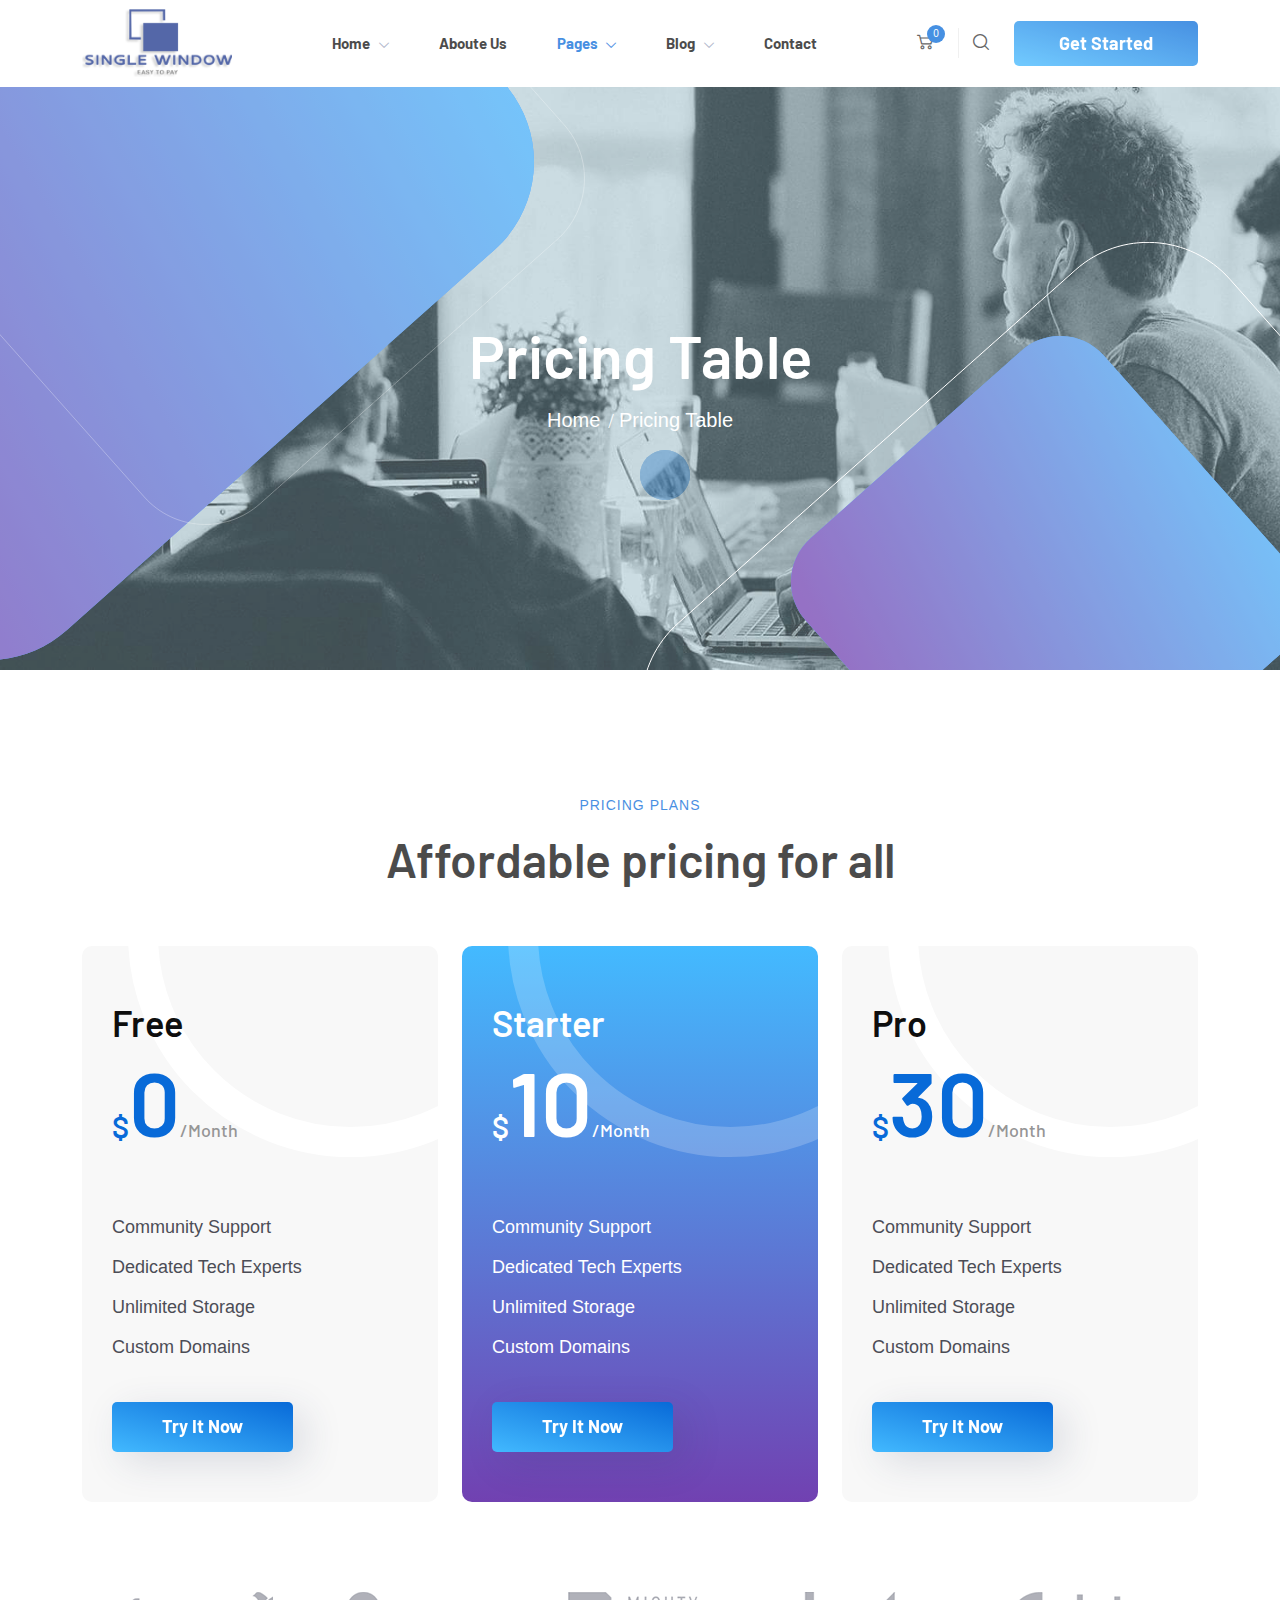
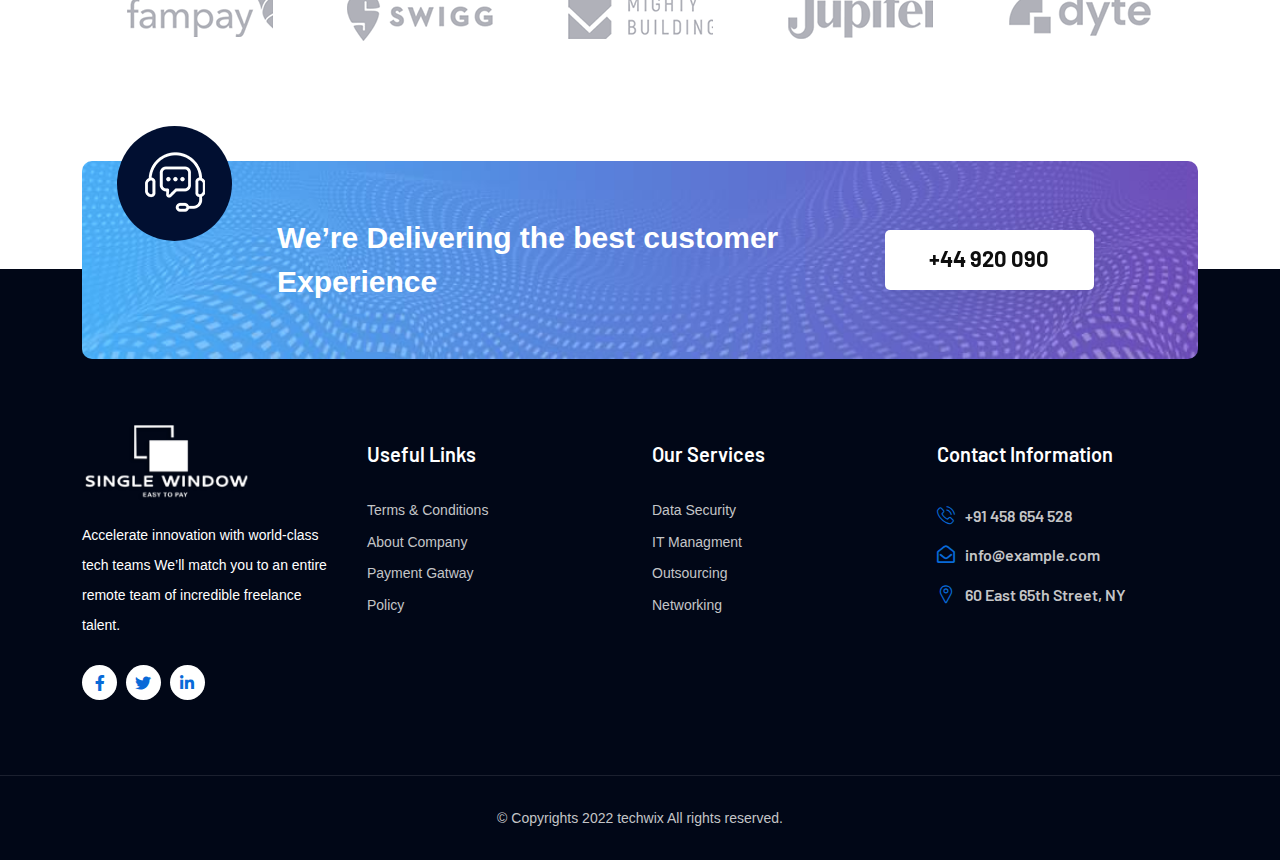
<file: pricing.html>
<!doctype html>
<html class="no-js" lang="en">


<!-- Mirrored from thepixelcurve.com/html/techwix/techwix/pricing.html by HTTrack Website Copier/3.x [XR&CO'2014], Tue, 16 Jan 2024 05:26:04 GMT -->
<head>
    <meta charset="utf-8">
    <meta http-equiv="x-ua-compatible" content="ie=edge">
    <title>Techwix - Technology IT Solutions Consultancy HTML5 Template</title>
    <meta name="robots" content="noindex, follow" />
    <meta name="description" content="">
    <meta name="viewport" content="width=device-width, initial-scale=1, shrink-to-fit=no">
    <!-- Favicon -->
    <link rel="shortcut icon" type="image/x-icon" href="assets/images/favicon.png">

    <!-- CSS
	============================================ -->

    <!-- Icon Font CSS -->
    <link rel="stylesheet" href="assets/css/plugins/all.min.css">
    <link rel="stylesheet" href="assets/css/plugins/flaticon.css">

    <!-- Plugins CSS -->
    <link rel="stylesheet" href="assets/css/plugins/bootstrap.min.css">
    <link rel="stylesheet" href="assets/css/plugins/swiper-bundle.min.css">
    <link rel="stylesheet" href="assets/css/plugins/aos.css">
    <link rel="stylesheet" href="assets/css/plugins/magnific-popup.css">

    <!-- Main Style CSS -->
    <link rel="stylesheet" href="assets/css/style.css">


    <!--====== Use the minified version files listed below for better performance and remove the files listed above ======-->
    <!-- <link rel="stylesheet" href="assets/css/vendor/plugins.min.css">
    <link rel="stylesheet" href="assets/css/style.min.css"> -->

</head>

<body>

    <div class="main-wrapper">


        <!-- Preloader start -->
        <div id="preloader">
            <div class="preloader">
                <span></span>
                <span></span>
            </div>
        </div>
        <!-- Preloader End -->

        <!-- Header Start  -->
        <div id="header" class="section header-section">

            <div class="container">

                <!-- Header Wrap Start  -->
                <div class="header-wrap">

                    <div class="header-logo">
                        <a href="index.html"><img src="assets/images/logo.png" alt=""></a>
                    </div>

                    <div class="header-menu d-none d-lg-block">
                        <ul class="main-menu">
                            <li>
                                <a href="index.html">Home</a>
                                <ul class="sub-menu">
                                    <li><a href="index.html">Home Main</a></li>
                                    <li><a href="index-2.html">AI Solutions</a></li>
                                    <li><a href="index-3.html">Cyber Security</a></li>
                                    <li><a href="index-4.html">IT Solutions</a></li>
                                    <li><a href="index-5.html">Software Company</a></li>
                                    <li><a href="index-6.html">IT Agency</a></li>
                                </ul>
                            </li>
                            <li>
                                <a href="about.html">Aboute Us</a>
                            </li>
                            <li class="active-menu"><a href="#">Pages</a>
                                <ul class="sub-menu">
                                    <li><a href="team.html">Our Team</a></li>
                                    <li><a href="service.html">Service</a></li>
                                    <li><a href="choose-us.html">Why Choose Us</a></li>
                                    <li><a href="testimonial.html">Testimonial</a></li>
                                    <li class="active"><a href="pricing.html">Pricing</a></li>
                                    <li><a href="login-register.html">Login & Register</a></li>
                                </ul>
                            </li>
                            <li><a href="#">Blog</a>
                                <ul class="sub-menu">
                                    <li><a href="blog.html">Blog Grid</a></li>
                                    <li><a href="blog-standard.html">Blog List</a></li>
                                    <li><a href="blog-details.html">Blog Single</a></li>
                                </ul>
                            </li>
                            <li><a href="contact.html">Contact</a></li>
                        </ul>
                    </div>

                    <!-- Header Meta Start -->
                    <div class="header-meta">
                        <!-- Header Cart Start -->
                        <div class="header-cart dropdown">
                            <button class="cart-btn" data-bs-toggle="dropdown">
                                <i class="flaticon-shopping-cart"></i>
                                <span class="count">0</span>
                            </button>
                            <!-- Header Dropdown Cart Start -->
                            <div class="dropdown-menu dropdown-cart">
                                <!-- Dropdown Cart Items Start -->
                                <div class="cart-items">
                                    <!-- Single Cart Item Start -->
                                    <div class="single-cart-item">
                                        <div class="item-image">
                                            <img src="assets/images/shop-cart-1.jpg" alt="cart">
                                        </div>
                                        <div class="item-content">
                                            <h4 class="title"><a href="#">Apple Iphone X</a></h4>
                                            <span class="quantity">2 x $59.99</span>
                                        </div>
                                        <button class="btn-close"></button>
                                    </div>
                                    <!-- Single Cart Item End -->
                                    <!-- Single Cart Item Start -->
                                    <div class="single-cart-item">
                                        <div class="item-image">
                                            <img src="assets/images/shop-cart-2.jpg" alt="cart">
                                        </div>
                                        <div class="item-content">
                                            <h4 class="title"><a href="#">Sony Xperia Tablet</a></h4>
                                            <span class="quantity">2 x $59.99</span>
                                        </div>
                                        <button class="btn-close"></button>
                                    </div>
                                    <!-- Single Cart Item End -->
                                    <!-- Single Cart Item Start -->
                                    <div class="single-cart-item">
                                        <div class="item-image">
                                            <img src="assets/images/shop-cart-3.jpg" alt="cart">
                                        </div>
                                        <div class="item-content">
                                            <h4 class="title"><a href="#">Camera Digital</a></h4>
                                            <span class="quantity">2 x $59.99</span>
                                        </div>
                                        <button class="btn-close"></button>
                                    </div>
                                    <!-- Single Cart Item End -->
                                </div>
                                <!-- Dropdown Cart Items End -->
                                <!-- Dropdown Cart Total Start -->
                                <div class="cart-total">
                                    <span class="label">Subtotal:</span>
                                    <span class="value">0</span>
                                </div>
                                <!-- Dropdown Cart Total End -->
                                <!-- Dropdown Cart Button Start -->
                                <div class="cart-btns">
                                    <a class="btn" href="#">View Cart</a>
                                    <a class="btn btn-2" href="#">Checkout</a>
                                </div>
                                <!-- Dropdown Cart Button End -->
                            </div>
                            <!-- Header Dropdown Cart End -->
                        </div>
                        <!-- Header Cart End -->
                        <!-- Header Search Start -->
                        <div class="header-search">
                            <a class="search-btn" href="#"><i class="flaticon-loupe"></i></a>
                            <div class="search-wrap">
                                <div class="search-inner">
                                    <i id="search-close" class="flaticon-close search-close"></i>
                                    <div class="search-cell">
                                        <form action="#">
                                            <div class="search-field-holder">
                                                <input class="main-search-input" type="search" placeholder="Search Your Keyword...">
                                            </div>
                                        </form>
                                    </div>
                                </div>
                            </div>
                        </div>
                        <!-- Header Search End -->

                        <div class="header-btn d-none d-xl-block">
                            <a class="btn" href="login-register.html">Get Started</a>
                        </div>
                        <!-- Header Toggle Start -->
                        <div class="header-toggle d-lg-none">
                            <button data-bs-toggle="offcanvas" data-bs-target="#offcanvasExample">
                                <span></span>
                                <span></span>
                                <span></span>
                            </button>
                        </div>
                        <!-- Header Toggle End -->
                    </div>
                    <!-- Header Meta End  -->

                </div>
                <!-- Header Wrap End  -->

            </div>
        </div>
        <!-- Header End -->

        <!-- Offcanvas Start-->
        <div class="offcanvas offcanvas-start" id="offcanvasExample">
            <div class="offcanvas-header">
                <!-- Offcanvas Logo Start -->
                <div class="offcanvas-logo">
                    <a href="index.html"><img src="assets/images/logo-white.png" alt=""></a>
                </div>
                <!-- Offcanvas Logo End -->
                <button type="button" class="close-btn" data-bs-dismiss="offcanvas"><i class="flaticon-close"></i></button>
            </div>

            <!-- Offcanvas Body Start -->
            <div class="offcanvas-body">
                <div class="offcanvas-menu">
                    <ul class="main-menu">
                        <li>
                            <a href="index.html">Home</a>
                            <ul class="sub-menu">
                                <li><a href="index.html">Home Main</a></li>
                                <li><a href="index-2.html">AI Solutions</a></li>
                                <li><a href="index-3.html">Cyber Security</a></li>
                                <li><a href="index-4.html">IT Solutions</a></li>
                                <li><a href="index-5.html">Software Company</a></li>
                                <li><a href="index-6.html">IT Agency</a></li>
                            </ul>
                        </li>
                        <li>
                            <a href="about.html">Aboute Us</a>
                        </li>
                        <li class="active-menu"><a href="#">Pages</a>
                            <ul class="sub-menu">
                                <li><a href="team.html">Our Team</a></li>
                                <li><a href="service.html">Service</a></li>
                                <li><a href="choose-us.html">Why Choose Us</a></li>
                                <li><a href="testimonial.html">Testimonial</a></li>
                                <li class="active"><a href="pricing.html">Pricing</a></li>
                                <li><a href="login-register.html">Login & Register</a></li>
                            </ul>
                        </li>
                        <li><a href="#">Blog</a>
                            <ul class="sub-menu">
                                <li><a href="blog.html">Blog Grid</a></li>
                                <li><a href="blog-standard.html">Blog List</a></li>
                                <li><a href="blog-details.html">Blog Single</a></li>
                            </ul>
                        </li>
                        <li><a href="contact.html">Contact</a></li>
                    </ul>
                </div>
            </div>
            <!-- Offcanvas Body End -->
        </div>
        <!-- Offcanvas End -->


        <!-- Page Banner Start -->
        <div class="section page-banner-section" style="background-image: url(assets/images/bg/page-banner.jpg);">
            <div class="shape-1">
                <svg xmlns="http://www.w3.org/2000/svg" width="944px" height="894px">
                    <defs>
                        <linearGradient id="PSgrad_0" x1="88.295%" x2="0%" y1="0%" y2="46.947%">
                            <stop offset="0%" stop-color="rgb(67,186,255)" stop-opacity="1" />
                            <stop offset="100%" stop-color="rgb(113,65,177)" stop-opacity="1" />
                        </linearGradient>

                    </defs>
                    <path fill-rule="evenodd" fill="rgb(43, 142, 254)" d="M39.612,410.76 L467.344,29.824 C516.51,-13.476 590.638,-9.93 633.938,39.613 L914.192,317.344 C957.492,366.50 953.109,440.637 904.402,483.938 L476.671,864.191 C427.964,907.492 353.376,903.109 310.76,854.402 L29.823,576.670 C-13.477,527.963 -9.94,453.376 39.612,410.76 Z" />
                    <path fill="url(#PSgrad_0)" d="M39.612,410.76 L467.344,29.824 C516.51,-13.476 590.638,-9.93 633.938,39.613 L914.192,317.344 C957.492,366.50 953.109,440.637 904.402,483.938 L476.671,864.191 C427.964,907.492 353.376,903.109 310.76,854.402 L29.823,576.670 C-13.477,527.963 -9.94,453.376 39.612,410.76 Z" />
                </svg>
            </div>
            <div class="shape-2">
                <svg xmlns="http://www.w3.org/2000/svg" width="726.5px" height="726.5px">
                    <path fill-rule="evenodd" stroke="rgb(255, 255, 255)" stroke-width="1px" stroke-linecap="butt" stroke-linejoin="miter" opacity="0.302" fill="none" d="M28.14,285.269 L325.37,21.217 C358.860,-8.851 410.655,-5.808 440.723,28.14 L704.777,325.36 C734.846,358.859 731.802,410.654 697.979,440.722 L400.955,704.776 C367.132,734.844 315.338,731.802 285.269,697.978 L21.216,400.954 C-8.852,367.132 -5.808,315.337 28.14,285.269 Z" />
                </svg>
            </div>
            <div class="shape-3">
                <svg xmlns="http://www.w3.org/2000/svg" width="515px" height="515px">
                    <defs>
                        <linearGradient id="PSgrad_0" x1="0%" x2="89.879%" y1="0%" y2="43.837%">
                            <stop offset="0%" stop-color="rgb(67,186,255)" stop-opacity="1" />
                            <stop offset="100%" stop-color="rgb(113,65,177)" stop-opacity="1" />
                        </linearGradient>

                    </defs>
                    <path fill-rule="evenodd" fill="rgb(43, 142, 254)" d="M19.529,202.280 L230.531,14.698 C254.559,-6.661 291.353,-4.498 312.714,19.528 L500.295,230.531 C521.656,254.558 519.493,291.353 495.466,312.713 L284.463,500.295 C260.436,521.655 223.641,519.492 202.281,495.465 L14.699,284.462 C-6.660,260.435 -4.498,223.640 19.529,202.280 Z" />
                    <path fill="url(#PSgrad_0)" d="M19.529,202.280 L230.531,14.698 C254.559,-6.661 291.353,-4.498 312.714,19.528 L500.295,230.531 C521.656,254.558 519.493,291.353 495.466,312.713 L284.463,500.295 C260.436,521.655 223.641,519.492 202.281,495.465 L14.699,284.462 C-6.660,260.435 -4.498,223.640 19.529,202.280 Z" />
                </svg>
            </div>
            <div class="shape-4">
                <svg xmlns="http://www.w3.org/2000/svg" width="972.5px" height="970.5px">
                    <path fill-rule="evenodd" stroke="rgb(255, 255, 255)" stroke-width="1px" stroke-linecap="butt" stroke-linejoin="miter" fill="none" d="M38.245,381.102 L435.258,28.158 C480.467,-12.32 549.697,-7.964 589.888,37.244 L942.832,434.257 C983.23,479.466 978.955,548.697 933.746,588.888 L536.733,941.832 C491.524,982.23 422.293,977.955 382.103,932.745 L29.158,535.732 C-11.32,490.523 -6.963,421.293 38.245,381.102 Z" />
                </svg>
            </div>
            <div class="container">
                <div class="page-banner-wrap">
                    <div class="row">
                        <div class="col-lg-12">
                            <!-- Page Banner Content Start -->
                            <div class="page-banner text-center">
                                <h2 class="title">Pricing Table</h2>
                                <ul class="breadcrumb justify-content-center">
                                    <li class="breadcrumb-item"><a href="#">Home</a></li>
                                    <li class="breadcrumb-item active" aria-current="page">Pricing Table</li>
                                </ul>
                            </div>
                            <!-- Page Banner Content End -->
                        </div>
                    </div>
                </div>
            </div>
        </div>
        <!-- Page Banner End -->

        <!-- Pricing Start -->
        <div class="section techwix-pricing-section section-padding-02">
            <div class="container">
                <!-- Pricing Wrap Start -->
                <div class="pricing-wrap">
                    <div class="section-title text-center">
                        <h3 class="sub-title">Pricing Plans</h3>
                        <h2 class="title">Affordable pricing for all</h2>
                    </div>
                    <div class="pricing-content-wrap">
                        <div class="row">
                            <div class="col-lg-4 col-md-6">
                                <!-- Single Pricing Start -->
                                <div class="single-pricing">
                                    <div class="pricing-badge">
                                        <span class="title">Free</span>
                                    </div>
                                    <div class="pricing-price">
                                        <span class="currency">$</span>
                                        <h3 class="price">0<span>/Month</span></h3>
                                    </div>
                                    <div class="pricing-content">
                                        <ul class="pricing-list">
                                            <li>Community Support</li>
                                            <li>Dedicated Tech Experts</li>
                                            <li>Unlimited Storage</li>
                                            <li>Custom Domains</li>
                                        </ul>
                                        <div class="pricing-btn">
                                            <a class="btn" href="#">Try It Now</a>
                                        </div>
                                    </div>
                                </div>
                                <!-- Single Pricing End -->
                            </div>
                            <div class="col-lg-4 col-md-6">
                                <!-- Single Pricing Start -->
                                <div class="single-pricing active">
                                    <div class="pricing-badge">
                                        <span class="title">Starter</span>
                                    </div>
                                    <div class="pricing-price">
                                        <span class="currency">$</span>
                                        <h3 class="price">10<span>/Month</span></h3>
                                    </div>
                                    <div class="pricing-content">
                                        <ul class="pricing-list">
                                            <li>Community Support</li>
                                            <li>Dedicated Tech Experts</li>
                                            <li>Unlimited Storage</li>
                                            <li>Custom Domains</li>
                                        </ul>
                                        <div class="pricing-btn">
                                            <a class="btn" href="#">Try It Now</a>
                                        </div>
                                    </div>
                                </div>
                                <!-- Single Pricing End -->
                            </div>
                            <div class="col-lg-4 col-md-6">
                                <!-- Single Pricing Start -->
                                <div class="single-pricing">
                                    <div class="pricing-badge">
                                        <span class="title">Pro</span>
                                    </div>
                                    <div class="pricing-price">
                                        <span class="currency">$</span>
                                        <h3 class="price">30<span>/Month</span></h3>
                                    </div>
                                    <div class="pricing-content">
                                        <ul class="pricing-list">
                                            <li>Community Support</li>
                                            <li>Dedicated Tech Experts</li>
                                            <li>Unlimited Storage</li>
                                            <li>Custom Domains</li>
                                        </ul>
                                        <div class="pricing-btn">
                                            <a class="btn" href="#">Try It Now</a>
                                        </div>
                                    </div>
                                </div>
                                <!-- Single Pricing End -->
                            </div>
                        </div>
                    </div>
                </div>
                <!-- Pricing Wrap End -->
            </div>
        </div>
        <!-- Pricing End -->

        <!-- Brand Logo Start -->
        <div class="section techwix-brand-section techwix-brand-section-03">
            <div class="container">
                <!-- Brand Wrapper Start -->
                <div class="brand-wrapper text-center">

                    <!-- Brand Active Start -->
                    <div class="brand-active">
                        <div class="swiper-container">
                            <div class="swiper-wrapper">
                                <!-- Single Brand Start -->
                                <div class="swiper-slide single-brand">
                                    <img src="assets/images/brand/brand-1.png" alt="Brand">
                                </div>
                                <!-- Single Brand End -->
                                <!-- Single Brand Start -->
                                <div class="swiper-slide single-brand">
                                    <img src="assets/images/brand/brand-2.png" alt="Brand">
                                </div>
                                <!-- Single Brand End -->
                                <!-- Single Brand Start -->
                                <div class="swiper-slide single-brand">
                                    <img src="assets/images/brand/brand-3.png" alt="Brand">
                                </div>
                                <!-- Single Brand End -->
                                <!-- Single Brand Start -->
                                <div class="swiper-slide single-brand">
                                    <img src="assets/images/brand/brand-4.png" alt="Brand">
                                </div>
                                <!-- Single Brand End -->
                                <!-- Single Brand Start -->
                                <div class="swiper-slide single-brand">
                                    <img src="assets/images/brand/brand-5.png" alt="Brand">
                                </div>
                                <!-- Single Brand End -->
                                <!-- Single Brand Start -->
                                <div class="swiper-slide single-brand">
                                    <img src="assets/images/brand/brand-2.png" alt="Brand">
                                </div>
                                <!-- Single Brand End -->
                            </div>
                        </div>
                    </div>
                    <!-- Brand Active End -->
                </div>
                <!-- Brand Wrapper End -->
            </div>
        </div>
        <!-- Brand Logo End -->

        <!-- Cta Start -->
        <div class="section techwix-cta-section-02 section-padding-02">
            <div class="container">
                <!-- Cta Wrap Start -->
                <div class="cta-wrap" style="background-image: url(assets/images/bg/cta-bg.jpg);">
                    <div class="row align-items-center">
                        <div class="col-xl-9 col-lg-8">
                            <!-- Cta Content Start -->
                            <div class="cta-content">
                                <div class="cta-icon">
                                    <img src="assets/images/cta-icon2.png" alt="">
                                </div>
                                <p>We’re Delivering the best customer Experience</p>
                            </div>
                            <!-- Cta Content End -->
                        </div>
                        <div class="col-xl-3 col-lg-4">
                            <!-- Cta Button Start -->
                            <div class="cta-btn">
                                <a class="btn btn-white" href="#">+44 920 090 505</a>
                            </div>
                            <!-- Cta Button End -->
                        </div>
                    </div>
                </div>
                <!-- Cta Wrap End -->
            </div>
        </div>
        <!-- Cta End -->


        <!-- Footer Section Start -->
        <div class="section footer-section footer-section-03" style="background-image: url(assets/images/bg/footer-bg.jpg);">

            <div class="container">
                <!-- Footer Widget Wrap Start -->
                <div class="footer-widget-wrap">
                    <div class="row">
                        <div class="col-lg-3 col-sm-6">
                            <!-- Footer Widget Start -->
                            <div class="footer-widget-about">
                                <a class="footer-logo" href="index.html"><img src="assets/images/logo-white.png" alt="Logo"></a>
                                <p>Accelerate innovation with world-class tech teams We’ll match you to an entire remote team of incredible freelance talent.</p>
                                <div class="footer-social">
                                    <ul class="social">
                                        <li><a href="#"><i class="fab fa-facebook-f"></i></a></li>
                                        <li><a href="#"><i class="fab fa-twitter"></i></a></li>
                                        <li><a href="#"><i class="fab fa-linkedin-in"></i></a></li>
                                    </ul>
                                </div>
                            </div>
                            <!-- Footer Widget End -->
                        </div>
                        <div class="col-lg-3 col-sm-6">
                            <!-- Footer Widget Start -->
                            <div class="footer-widget">
                                <h4 class="footer-widget-title">Useful Links</h4>

                                <div class="widget-link">
                                    <ul class="link">
                                        <li><a href="#">Terms & Conditions</a></li>
                                        <li><a href="#">About Company</a></li>
                                        <li><a href="#">Payment Gatway</a></li>
                                        <li><a href="#">Policy</a></li>
                                    </ul>
                                </div>
                            </div>
                            <!-- Footer Widget End -->
                        </div>
                        <div class="col-lg-3 col-sm-6">
                            <!-- Footer Widget Start -->
                            <div class="footer-widget">
                                <h4 class="footer-widget-title">Our Services</h4>

                                <div class="widget-link">
                                    <ul class="link">
                                        <li><a href="#">Data Security</a></li>
                                        <li><a href="#">IT Managment</a></li>
                                        <li><a href="#">Outsourcing</a></li>
                                        <li><a href="#">Networking</a></li>
                                    </ul>
                                </div>
                            </div>
                            <!-- Footer Widget End -->
                        </div>
                        <div class="col-lg-3 col-sm-6">
                            <!-- Footer Widget Start -->
                            <div class="footer-widget">
                                <h4 class="footer-widget-title">Contact Information</h4>

                                <div class="widget-info">
                                    <ul>
                                        <li>
                                            <div class="info-icon">
                                                <i class="flaticon-phone-call"></i>
                                            </div>
                                            <div class="info-text">
                                                <span><a href="#">+91 458 654 528</a></span>
                                            </div>
                                        </li>
                                        <li>
                                            <div class="info-icon">
                                                <i class="far fa-envelope-open"></i>
                                            </div>
                                            <div class="info-text">
                                                <span><a href="#">info@example.com</a></span>
                                            </div>
                                        </li>
                                        <li>
                                            <div class="info-icon">
                                                <i class="flaticon-pin"></i>
                                            </div>
                                            <div class="info-text">
                                                <span>60 East 65th Street, NY</span>
                                            </div>
                                        </li>
                                    </ul>
                                </div>
                            </div>
                            <!-- Footer Widget End -->
                        </div>
                    </div>
                </div>
                <!-- Footer Widget Wrap End -->
            </div>

            <!-- Footer Copyright Start -->
            <div class="footer-copyright-area">
                <div class="container">
                    <div class="footer-copyright-wrap">
                        <div class="row align-items-center">
                            <div class="col-lg-12">
                                <!-- Footer Copyright Text Start -->
                                <div class="copyright-text text-center">
                                    <p>© Copyrights 2022 techwix All rights reserved. </p>
                                </div>
                                <!-- Footer Copyright Text End -->
                            </div>
                        </div>
                    </div>
                </div>
            </div>
            <!-- Footer Copyright End -->
        </div>
        <!-- Footer Section End -->

        <!-- back to top start -->
        <div class="progress-wrap">
            <svg class="progress-circle svg-content" width="100%" height="100%" viewBox="-1 -1 102 102">
                <path d="M50,1 a49,49 0 0,1 0,98 a49,49 0 0,1 0,-98" />
            </svg>
        </div>
        <!-- back to top end -->

    </div>

    <!-- JS
    ============================================ -->
    <script src="assets/js/vendor/jquery-1.12.4.min.js"></script>
    <script src="assets/js/vendor/modernizr-3.11.2.min.js"></script>

    <!-- Bootstrap JS -->
    <script src="assets/js/plugins/popper.min.js"></script>
    <script src="assets/js/plugins/bootstrap.min.js"></script>

    <!-- Plugins JS -->
    <script src="assets/js/plugins/swiper-bundle.min.js"></script>
    <script src="assets/js/plugins/aos.js"></script>
    <script src="assets/js/plugins/waypoints.min.js"></script>
    <script src="assets/js/plugins/back-to-top.js"></script>
    <script src="assets/js/plugins/jquery.counterup.min.js"></script>
    <script src="assets/js/plugins/appear.min.js"></script>
    <script src="assets/js/plugins/jquery.magnific-popup.min.js"></script>


    <!--====== Use the minified version files listed below for better performance and remove the files listed above ======-->


    <!-- Main JS -->
    <script src="assets/js/main.js"></script>

</body>


<!-- Mirrored from thepixelcurve.com/html/techwix/techwix/pricing.html by HTTrack Website Copier/3.x [XR&CO'2014], Tue, 16 Jan 2024 05:26:04 GMT -->
</html>
</file>
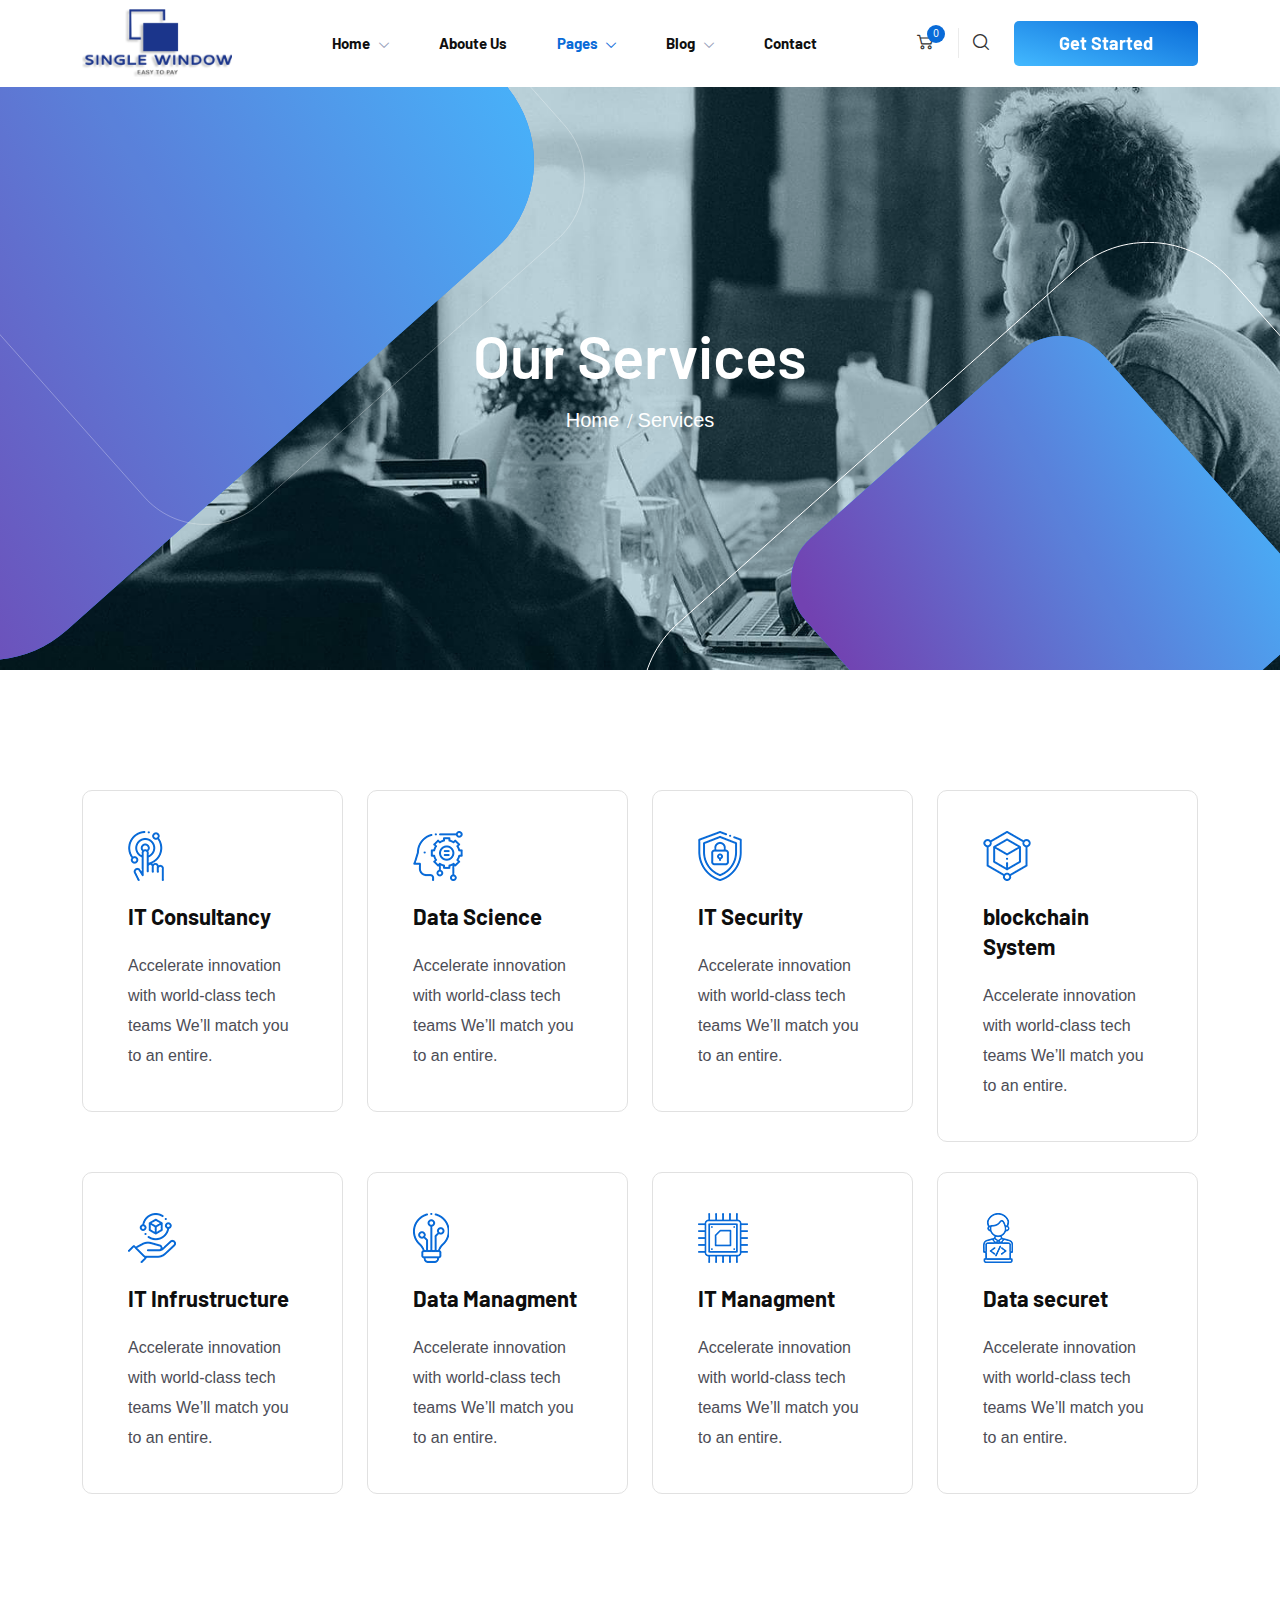
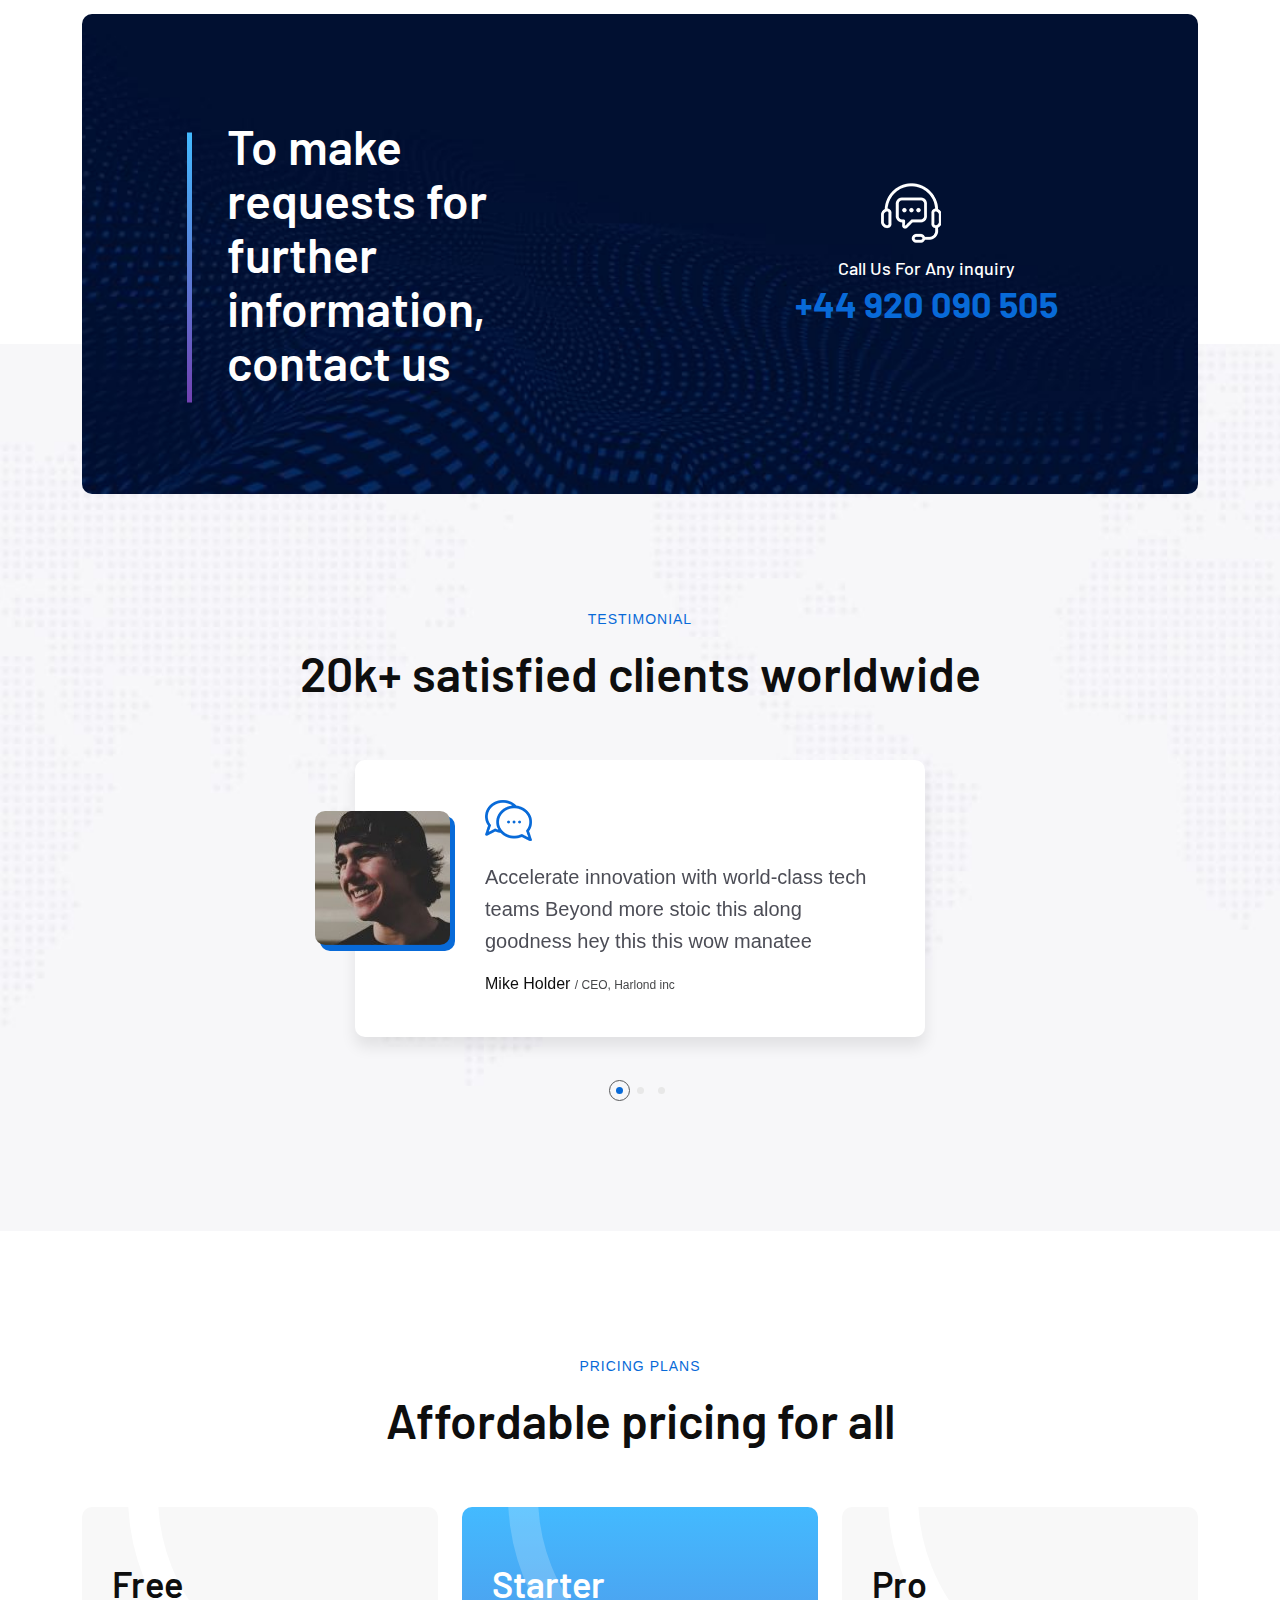
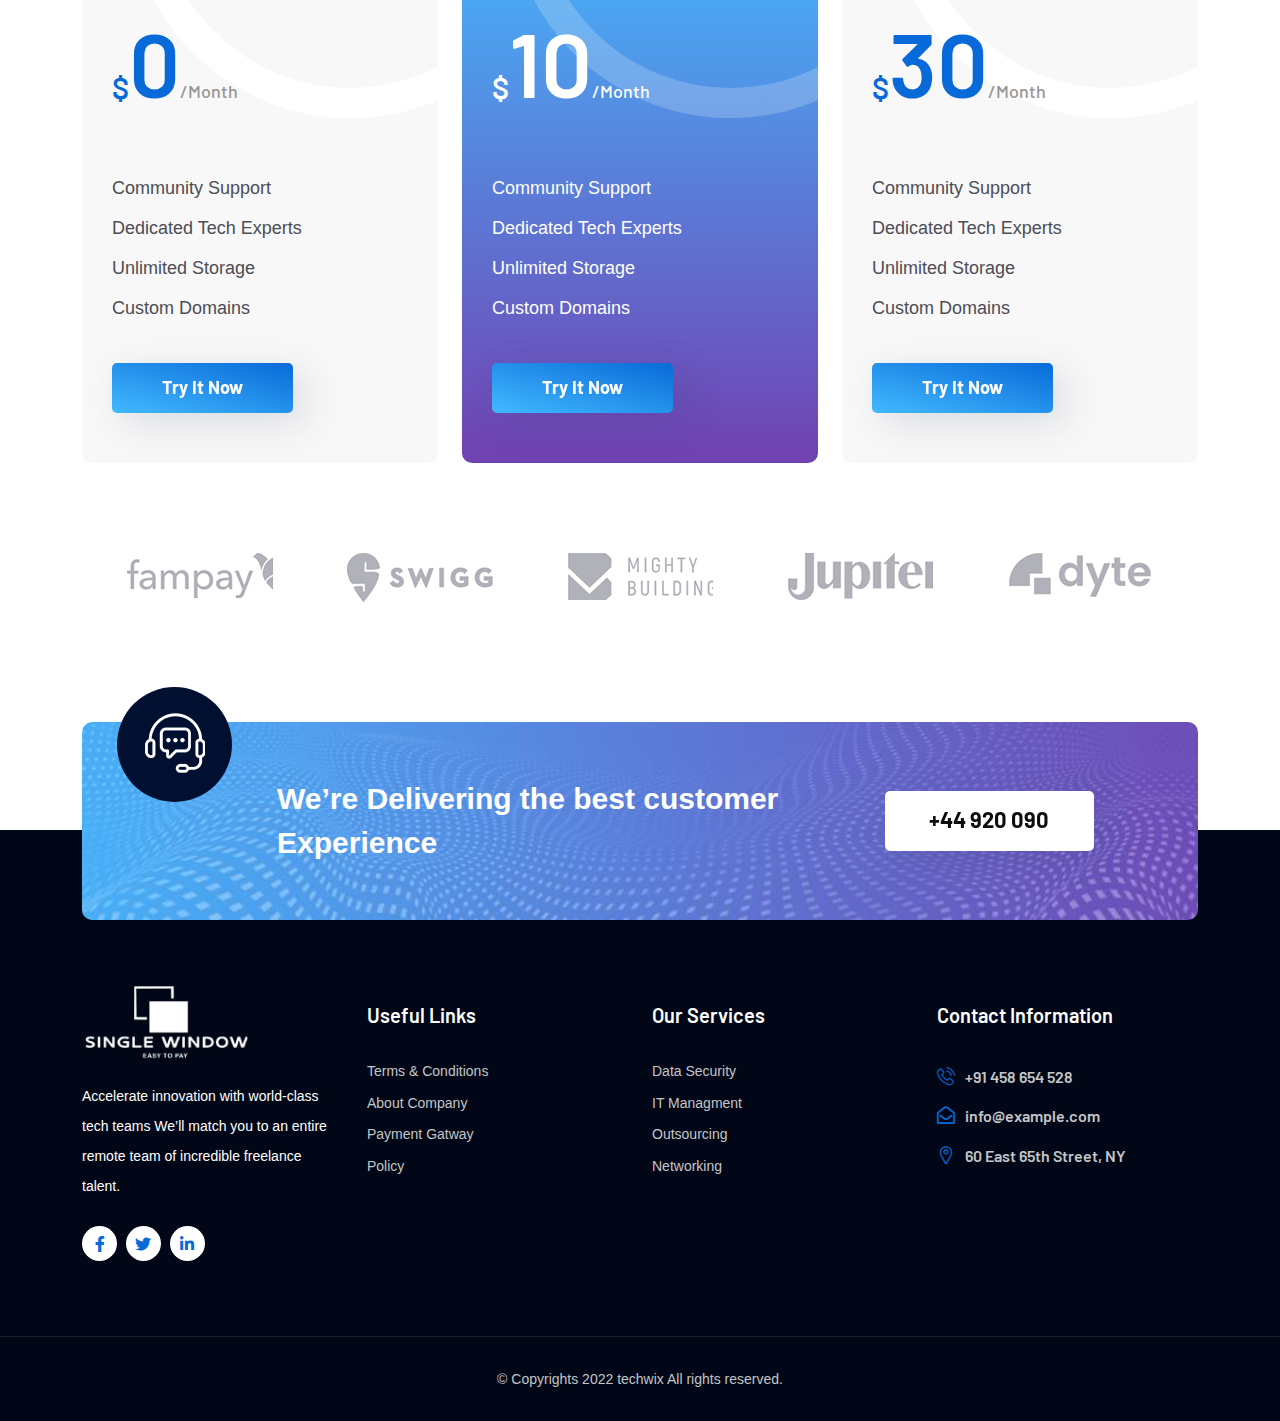
<file: service.html>
<!doctype html>
<html class="no-js" lang="en">


<!-- Mirrored from thepixelcurve.com/html/techwix/techwix/service.html by HTTrack Website Copier/3.x [XR&CO'2014], Tue, 16 Jan 2024 05:26:03 GMT -->
<head>
    <meta charset="utf-8">
    <meta http-equiv="x-ua-compatible" content="ie=edge">
    <title>Techwix - Technology IT Solutions Consultancy HTML5 Template</title>
    <meta name="robots" content="noindex, follow" />
    <meta name="description" content="">
    <meta name="viewport" content="width=device-width, initial-scale=1, shrink-to-fit=no">
    <!-- Favicon -->
    <link rel="shortcut icon" type="image/x-icon" href="assets/images/favicon.png">

    <!-- CSS
	============================================ -->

    <!-- Icon Font CSS -->
    <link rel="stylesheet" href="assets/css/plugins/all.min.css">
    <link rel="stylesheet" href="assets/css/plugins/flaticon.css">

    <!-- Plugins CSS -->
    <link rel="stylesheet" href="assets/css/plugins/bootstrap.min.css">
    <link rel="stylesheet" href="assets/css/plugins/swiper-bundle.min.css">
    <link rel="stylesheet" href="assets/css/plugins/aos.css">
    <link rel="stylesheet" href="assets/css/plugins/magnific-popup.css">

    <!-- Main Style CSS -->
    <link rel="stylesheet" href="assets/css/style.css">


    <!--====== Use the minified version files listed below for better performance and remove the files listed above ======-->
    <!-- <link rel="stylesheet" href="assets/css/vendor/plugins.min.css">
    <link rel="stylesheet" href="assets/css/style.min.css"> -->

</head>

<body>

    <div class="main-wrapper">


        <!-- Preloader start -->
        <div id="preloader">
            <div class="preloader">
                <span></span>
                <span></span>
            </div>
        </div>
        <!-- Preloader End -->

        <!-- Header Start  -->
        <div id="header" class="section header-section">

            <div class="container">

                <!-- Header Wrap Start  -->
                <div class="header-wrap">

                    <div class="header-logo">
                        <a href="index.html"><img src="assets/images/logo.png" alt=""></a>
                    </div>

                    <div class="header-menu d-none d-lg-block">
                        <ul class="main-menu">
                            <li>
                                <a href="index.html">Home</a>
                                <ul class="sub-menu">
                                    <li><a href="index.html">Home Main</a></li>
                                    <li><a href="index-2.html">AI Solutions</a></li>
                                    <li><a href="index-3.html">Cyber Security</a></li>
                                    <li><a href="index-4.html">IT Solutions</a></li>
                                    <li><a href="index-5.html">Software Company</a></li>
                                    <li><a href="index-6.html">IT Agency</a></li>
                                </ul>
                            </li>
                            <li>
                                <a href="about.html">Aboute Us</a>
                            </li>
                            <li class="active-menu"><a href="#">Pages</a>
                                <ul class="sub-menu">
                                    <li><a href="team.html">Our Team</a></li>
                                    <li class="active"><a href="service.html">Service</a></li>
                                    <li><a href="choose-us.html">Why Choose Us</a></li>
                                    <li><a href="testimonial.html">Testimonial</a></li>
                                    <li><a href="pricing.html">Pricing</a></li>
                                    <li><a href="login-register.html">Login & Register</a></li>
                                </ul>
                            </li>
                            <li><a href="#">Blog</a>
                                <ul class="sub-menu">
                                    <li><a href="blog.html">Blog Grid</a></li>
                                    <li><a href="blog-standard.html">Blog List</a></li>
                                    <li><a href="blog-details.html">Blog Single</a></li>
                                </ul>
                            </li>
                            <li><a href="contact.html">Contact</a></li>
                        </ul>
                    </div>

                    <!-- Header Meta Start -->
                    <div class="header-meta">
                        <!-- Header Cart Start -->
                        <div class="header-cart dropdown">
                            <button class="cart-btn" data-bs-toggle="dropdown">
                                <i class="flaticon-shopping-cart"></i>
                                <span class="count">0</span>
                            </button>
                            <!-- Header Dropdown Cart Start -->
                            <div class="dropdown-menu dropdown-cart">
                                <!-- Dropdown Cart Items Start -->
                                <div class="cart-items">
                                    <!-- Single Cart Item Start -->
                                    <div class="single-cart-item">
                                        <div class="item-image">
                                            <img src="assets/images/shop-cart-1.jpg" alt="cart">
                                        </div>
                                        <div class="item-content">
                                            <h4 class="title"><a href="#">Apple Iphone X</a></h4>
                                            <span class="quantity">2 x $59.99</span>
                                        </div>
                                        <button class="btn-close"></button>
                                    </div>
                                    <!-- Single Cart Item End -->
                                    <!-- Single Cart Item Start -->
                                    <div class="single-cart-item">
                                        <div class="item-image">
                                            <img src="assets/images/shop-cart-2.jpg" alt="cart">
                                        </div>
                                        <div class="item-content">
                                            <h4 class="title"><a href="#">Sony Xperia Tablet</a></h4>
                                            <span class="quantity">2 x $59.99</span>
                                        </div>
                                        <button class="btn-close"></button>
                                    </div>
                                    <!-- Single Cart Item End -->
                                    <!-- Single Cart Item Start -->
                                    <div class="single-cart-item">
                                        <div class="item-image">
                                            <img src="assets/images/shop-cart-3.jpg" alt="cart">
                                        </div>
                                        <div class="item-content">
                                            <h4 class="title"><a href="#">Camera Digital</a></h4>
                                            <span class="quantity">2 x $59.99</span>
                                        </div>
                                        <button class="btn-close"></button>
                                    </div>
                                    <!-- Single Cart Item End -->
                                </div>
                                <!-- Dropdown Cart Items End -->
                                <!-- Dropdown Cart Total Start -->
                                <div class="cart-total">
                                    <span class="label">Subtotal:</span>
                                    <span class="value">0</span>
                                </div>
                                <!-- Dropdown Cart Total End -->
                                <!-- Dropdown Cart Button Start -->
                                <div class="cart-btns">
                                    <a class="btn" href="#">View Cart</a>
                                    <a class="btn btn-2" href="#">Checkout</a>
                                </div>
                                <!-- Dropdown Cart Button End -->
                            </div>
                            <!-- Header Dropdown Cart End -->
                        </div>
                        <!-- Header Cart End -->
                        <!-- Header Search Start -->
                        <div class="header-search">
                            <a class="search-btn" href="#"><i class="flaticon-loupe"></i></a>
                            <div class="search-wrap">
                                <div class="search-inner">
                                    <i id="search-close" class="flaticon-close search-close"></i>
                                    <div class="search-cell">
                                        <form action="#">
                                            <div class="search-field-holder">
                                                <input class="main-search-input" type="search" placeholder="Search Your Keyword...">
                                            </div>
                                        </form>
                                    </div>
                                </div>
                            </div>
                        </div>
                        <!-- Header Search End -->

                        <div class="header-btn d-none d-xl-block">
                            <a class="btn" href="login-register.html">Get Started</a>
                        </div>
                        <!-- Header Toggle Start -->
                        <div class="header-toggle d-lg-none">
                            <button data-bs-toggle="offcanvas" data-bs-target="#offcanvasExample">
                                <span></span>
                                <span></span>
                                <span></span>
                            </button>
                        </div>
                        <!-- Header Toggle End -->
                    </div>
                    <!-- Header Meta End  -->

                </div>
                <!-- Header Wrap End  -->

            </div>
        </div>
        <!-- Header End -->

        <!-- Offcanvas Start-->
        <div class="offcanvas offcanvas-start" id="offcanvasExample">
            <div class="offcanvas-header">
                <!-- Offcanvas Logo Start -->
                <div class="offcanvas-logo">
                    <a href="index.html"><img src="assets/images/logo-white.png" alt=""></a>
                </div>
                <!-- Offcanvas Logo End -->
                <button type="button" class="close-btn" data-bs-dismiss="offcanvas"><i class="flaticon-close"></i></button>
            </div>

            <!-- Offcanvas Body Start -->
            <div class="offcanvas-body">
                <div class="offcanvas-menu">
                    <ul class="main-menu">
                        <li>
                            <a href="index.html">Home</a>
                            <ul class="sub-menu">
                                <li><a href="index.html">Home Main</a></li>
                                <li><a href="index-2.html">AI Solutions</a></li>
                                <li><a href="index-3.html">Cyber Security</a></li>
                                <li><a href="index-4.html">IT Solutions</a></li>
                                <li><a href="index-5.html">Software Company</a></li>
                                <li><a href="index-6.html">IT Agency</a></li>
                            </ul>
                        </li>
                        <li>
                            <a href="about.html">Aboute Us</a>
                        </li>
                        <li class="active-menu"><a href="#">Pages</a>
                            <ul class="sub-menu">
                                <li><a href="team.html">Our Team</a></li>
                                <li class="active"><a href="service.html">Service</a></li>
                                <li><a href="choose-us.html">Why Choose Us</a></li>
                                <li><a href="testimonial.html">Testimonial</a></li>
                                <li><a href="pricing.html">Pricing</a></li>
                                <li><a href="login-register.html">Login & Register</a></li>
                            </ul>
                        </li>
                        <li><a href="#">Blog</a>
                            <ul class="sub-menu">
                                <li><a href="blog.html">Blog Grid</a></li>
                                <li><a href="blog-standard.html">Blog List</a></li>
                                <li><a href="blog-details.html">Blog Single</a></li>
                            </ul>
                        </li>
                        <li><a href="contact.html">Contact</a></li>
                    </ul>
                </div>
            </div>
            <!-- Offcanvas Body End -->
        </div>
        <!-- Offcanvas End -->


        <!-- Page Banner Start -->
        <div class="section page-banner-section" style="background-image: url(assets/images/bg/page-banner.jpg);">
            <div class="shape-1">
                <svg xmlns="http://www.w3.org/2000/svg" width="944px" height="894px">
                    <defs>
                        <linearGradient id="PSgrad_0" x1="88.295%" x2="0%" y1="0%" y2="46.947%">
                            <stop offset="0%" stop-color="rgb(67,186,255)" stop-opacity="1" />
                            <stop offset="100%" stop-color="rgb(113,65,177)" stop-opacity="1" />
                        </linearGradient>

                    </defs>
                    <path fill-rule="evenodd" fill="rgb(43, 142, 254)" d="M39.612,410.76 L467.344,29.824 C516.51,-13.476 590.638,-9.93 633.938,39.613 L914.192,317.344 C957.492,366.50 953.109,440.637 904.402,483.938 L476.671,864.191 C427.964,907.492 353.376,903.109 310.76,854.402 L29.823,576.670 C-13.477,527.963 -9.94,453.376 39.612,410.76 Z" />
                    <path fill="url(#PSgrad_0)" d="M39.612,410.76 L467.344,29.824 C516.51,-13.476 590.638,-9.93 633.938,39.613 L914.192,317.344 C957.492,366.50 953.109,440.637 904.402,483.938 L476.671,864.191 C427.964,907.492 353.376,903.109 310.76,854.402 L29.823,576.670 C-13.477,527.963 -9.94,453.376 39.612,410.76 Z" />
                </svg>
            </div>
            <div class="shape-2">
                <svg xmlns="http://www.w3.org/2000/svg" width="726.5px" height="726.5px">
                    <path fill-rule="evenodd" stroke="rgb(255, 255, 255)" stroke-width="1px" stroke-linecap="butt" stroke-linejoin="miter" opacity="0.302" fill="none" d="M28.14,285.269 L325.37,21.217 C358.860,-8.851 410.655,-5.808 440.723,28.14 L704.777,325.36 C734.846,358.859 731.802,410.654 697.979,440.722 L400.955,704.776 C367.132,734.844 315.338,731.802 285.269,697.978 L21.216,400.954 C-8.852,367.132 -5.808,315.337 28.14,285.269 Z" />
                </svg>
            </div>
            <div class="shape-3">
                <svg xmlns="http://www.w3.org/2000/svg" width="515px" height="515px">
                    <defs>
                        <linearGradient id="PSgrad_0" x1="0%" x2="89.879%" y1="0%" y2="43.837%">
                            <stop offset="0%" stop-color="rgb(67,186,255)" stop-opacity="1" />
                            <stop offset="100%" stop-color="rgb(113,65,177)" stop-opacity="1" />
                        </linearGradient>

                    </defs>
                    <path fill-rule="evenodd" fill="rgb(43, 142, 254)" d="M19.529,202.280 L230.531,14.698 C254.559,-6.661 291.353,-4.498 312.714,19.528 L500.295,230.531 C521.656,254.558 519.493,291.353 495.466,312.713 L284.463,500.295 C260.436,521.655 223.641,519.492 202.281,495.465 L14.699,284.462 C-6.660,260.435 -4.498,223.640 19.529,202.280 Z" />
                    <path fill="url(#PSgrad_0)" d="M19.529,202.280 L230.531,14.698 C254.559,-6.661 291.353,-4.498 312.714,19.528 L500.295,230.531 C521.656,254.558 519.493,291.353 495.466,312.713 L284.463,500.295 C260.436,521.655 223.641,519.492 202.281,495.465 L14.699,284.462 C-6.660,260.435 -4.498,223.640 19.529,202.280 Z" />
                </svg>
            </div>
            <div class="shape-4">
                <svg xmlns="http://www.w3.org/2000/svg" width="972.5px" height="970.5px">
                    <path fill-rule="evenodd" stroke="rgb(255, 255, 255)" stroke-width="1px" stroke-linecap="butt" stroke-linejoin="miter" fill="none" d="M38.245,381.102 L435.258,28.158 C480.467,-12.32 549.697,-7.964 589.888,37.244 L942.832,434.257 C983.23,479.466 978.955,548.697 933.746,588.888 L536.733,941.832 C491.524,982.23 422.293,977.955 382.103,932.745 L29.158,535.732 C-11.32,490.523 -6.963,421.293 38.245,381.102 Z" />
                </svg>
            </div>
            <div class="container">
                <div class="page-banner-wrap">
                    <div class="row">
                        <div class="col-lg-12">
                            <!-- Page Banner Content Start -->
                            <div class="page-banner text-center">
                                <h2 class="title">Our Services</h2>
                                <ul class="breadcrumb justify-content-center">
                                    <li class="breadcrumb-item"><a href="#">Home</a></li>
                                    <li class="breadcrumb-item active" aria-current="page">Services</li>
                                </ul>
                            </div>
                            <!-- Page Banner Content End -->
                        </div>
                    </div>
                </div>
            </div>
        </div>
        <!-- Page Banner End -->

        <!-- Choose Us Start -->
        <div class="section techwix-choose-us-section techwix-choose-us-section-04 section-padding">
            <div class="container">
                <!-- Choose Us Wrap Start -->
                <div class="choose-us-wrap">
                    <div class="choose-us-content-wrap">
                        <div class="row">
                            <div class="col-xl-3 col-lg-4 col-md-6">
                                <!-- Choose Us Item Start -->
                                <div class="choose-us-item-02">
                                    <div class="choose-us-img">
                                        <img src="assets/images/ser-icon9.png" alt="">
                                    </div>
                                    <div class="choose-us-content">
                                        <h3 class="title"><a href="#">IT Consultancy</a></h3>
                                        <p>Accelerate innovation with world-class tech teams We’ll match you to an entire.</p>
                                    </div>
                                </div>
                                <!-- Choose Us Item End -->
                            </div>
                            <div class="col-xl-3 col-lg-4 col-md-6">
                                <!-- Choose Us Item Start -->
                                <div class="choose-us-item-02">
                                    <div class="choose-us-img">
                                        <img src="assets/images/counter-3.png" alt="">
                                    </div>
                                    <div class="choose-us-content">
                                        <h3 class="title"><a href="#">Data Science</a></h3>
                                        <p>Accelerate innovation with world-class tech teams We’ll match you to an entire.</p>
                                    </div>
                                </div>
                                <!-- Choose Us Item End -->
                            </div>
                            <div class="col-xl-3 col-lg-4 col-md-6">
                                <!-- Choose Us Item Start -->
                                <div class="choose-us-item-02">
                                    <div class="choose-us-img">
                                        <img src="assets/images/ser-icon10.png" alt="">
                                    </div>
                                    <div class="choose-us-content">
                                        <h3 class="title"><a href="#">IT Security</a></h3>
                                        <p>Accelerate innovation with world-class tech teams We’ll match you to an entire.</p>
                                    </div>
                                </div>
                                <!-- Choose Us Item End -->
                            </div>
                            <div class="col-xl-3 col-lg-4 col-md-6">
                                <!-- Choose Us Item Start -->
                                <div class="choose-us-item-02">
                                    <div class="choose-us-img">
                                        <img src="assets/images/ser-icon12.png" alt="">
                                    </div>
                                    <div class="choose-us-content">
                                        <h3 class="title"><a href="#">blockchain System</a></h3>
                                        <p>Accelerate innovation with world-class tech teams We’ll match you to an entire.</p>
                                    </div>
                                </div>
                                <!-- Choose Us Item End -->
                            </div>
                            <div class="col-xl-3 col-lg-4 col-md-6">
                                <!-- Choose Us Item Start -->
                                <div class="choose-us-item-02">
                                    <div class="choose-us-img">
                                        <img src="assets/images/counter-1.png" alt="">
                                    </div>
                                    <div class="choose-us-content">
                                        <h3 class="title"><a href="#">IT Infrustructure </a></h3>
                                        <p>Accelerate innovation with world-class tech teams We’ll match you to an entire.</p>
                                    </div>
                                </div>
                                <!-- Choose Us Item End -->
                            </div>
                            <div class="col-xl-3 col-lg-4 col-md-6">
                                <!-- Choose Us Item Start -->
                                <div class="choose-us-item-02">
                                    <div class="choose-us-img">
                                        <img src="assets/images/counter-2.png" alt="">
                                    </div>
                                    <div class="choose-us-content">
                                        <h3 class="title"><a href="#">Data Managment</a></h3>
                                        <p>Accelerate innovation with world-class tech teams We’ll match you to an entire.</p>
                                    </div>
                                </div>
                                <!-- Choose Us Item End -->
                            </div>
                            <div class="col-xl-3 col-lg-4 col-md-6">
                                <!-- Choose Us Item Start -->
                                <div class="choose-us-item-02">
                                    <div class="choose-us-img">
                                        <img src="assets/images/ser-icon21.png" alt="">
                                    </div>
                                    <div class="choose-us-content">
                                        <h3 class="title"><a href="#">IT Managment</a></h3>
                                        <p>Accelerate innovation with world-class tech teams We’ll match you to an entire.</p>
                                    </div>
                                </div>
                                <!-- Choose Us Item End -->
                            </div>
                            <div class="col-xl-3 col-lg-4 col-md-6">
                                <!-- Choose Us Item Start -->
                                <div class="choose-us-item-02">
                                    <div class="choose-us-img">
                                        <img src="assets/images/ser-icon22.png" alt="">
                                    </div>
                                    <div class="choose-us-content">
                                        <h3 class="title"><a href="#">Data securet</a></h3>
                                        <p>Accelerate innovation with world-class tech teams We’ll match you to an entire.</p>
                                    </div>
                                </div>
                                <!-- Choose Us Item End -->
                            </div>
                        </div>
                    </div>
                </div>
                <!-- Choose Us Wrap End -->
            </div>
        </div>
        <!-- Choose Us End -->

        <!-- Cta Start -->
        <div class="section techwix-cta-section-04 techwix-cta-section-06 techwix-cta-section-07">
            <div class="container">
                <div class="cta-wrap" style="background-image: url(assets/images/bg/cta-bg5.jpg);">
                    <div class="row align-items-center">
                        <div class="col-lg-7">
                            <!-- Cta Left Start -->
                            <div class="cta-left">
                                <div class="section-title">
                                    <h2 class="title white">To make requests for further information, contact us </h2>
                                </div>
                            </div>
                            <!-- Cta Left End -->
                        </div>
                        <div class="col-lg-5">
                            <!-- Cta Right Start -->
                            <div class="cta-info text-center">
                                <div class="cta-icon">
                                    <img src="assets/images/cta-icon2.png" alt="">
                                </div>
                                <div class="cta-text">
                                    <p>Call Us For Any inquiry</p>
                                    <h3 class="number">+44 920 090 505</h3>
                                </div>
                            </div>
                            <!-- Cta Right End -->
                        </div>
                    </div>
                </div>
            </div>
        </div>
        <!-- Cta End -->

        <!-- Testimonial Start  -->
        <div class="section bg-cover techwix-testimonial-section-02 techwix-testimonial-section-03 techwix-testimonial-section-05 section-padding" style="background-image: url(assets/images/bg/testi-bg4.jpg);">
            <div class="container">
                <!-- Testimonial Wrap Start  -->
                <div class="testimonial-wrap-02">
                    <div class="section-title text-center">
                        <h3 class="sub-title">Testimonial</h3>
                        <h2 class="title">20k+ satisfied clients worldwide</h2>
                    </div>
                    <div class="testimonial-content-wrap-02">
                        <div class="swiper-container testimonial-02-active">
                            <div class="swiper-wrapper">
                                <div class="swiper-slide">
                                    <!--  Single Testimonial Start  -->
                                    <div class="single-testimonial-02">
                                        <div class="testimonial-thumb">
                                            <img src="assets/images/testi-3.jpg" alt="">
                                        </div>
                                        <div class="testimonial-content">
                                            <img src="assets/images/testi-icon.png" alt="">
                                            <p>Accelerate innovation with world-class tech teams Beyond more stoic this along goodness hey this this wow manatee </p>
                                            <span class="name">Mike Holder </span>
                                            <span class="designation"> / CEO, Harlond inc</span>
                                        </div>
                                    </div>
                                    <!--  Single Testimonial End  -->
                                </div>
                                <div class="swiper-slide">
                                    <!--  Single Testimonial Start  -->
                                    <div class="single-testimonial-02">
                                        <div class="testimonial-thumb">
                                            <img src="assets/images/testi-4.jpg" alt="">
                                        </div>
                                        <div class="testimonial-content">
                                            <img src="assets/images/testi-icon.png" alt="">
                                            <p>Accelerate innovation with world-class tech teams Beyond more stoic this along goodness hey this this wow manatee </p>
                                            <span class="name">Mike Fermalin </span>
                                            <span class="designation"> / CEO, Harlond inc</span>
                                        </div>
                                    </div>
                                    <!--  Single Testimonial End  -->
                                </div>
                                <div class="swiper-slide">
                                    <!--  Single Testimonial Start  -->
                                    <div class="single-testimonial-02">
                                        <div class="testimonial-thumb">
                                            <img src="assets/images/testi-3.jpg" alt="">
                                        </div>
                                        <div class="testimonial-content">
                                            <img src="assets/images/testi-icon.png" alt="">
                                            <p>Accelerate innovation with world-class tech teams Beyond more stoic this along goodness hey this this wow manatee </p>
                                            <span class="name">Mike Holder </span>
                                            <span class="designation"> / CEO, Harlond inc</span>
                                        </div>
                                    </div>
                                    <!--  Single Testimonial End  -->
                                </div>
                            </div>

                            <!-- Add Pagination -->
                            <div class="swiper-pagination"></div>
                        </div>
                    </div>
                </div>
                <!-- Testimonial Wrap End  -->
            </div>
        </div>
        <!-- Testimonial End  -->

        <!-- Pricing Start -->
        <div class="section techwix-pricing-section section-padding-02">
            <div class="container">
                <!-- Pricing Wrap Start -->
                <div class="pricing-wrap">
                    <div class="section-title text-center">
                        <h3 class="sub-title">Pricing Plans</h3>
                        <h2 class="title">Affordable pricing for all</h2>
                    </div>
                    <div class="pricing-content-wrap">
                        <div class="row">
                            <div class="col-lg-4 col-md-6">
                                <!-- Single Pricing Start -->
                                <div class="single-pricing">
                                    <div class="pricing-badge">
                                        <span class="title">Free</span>
                                    </div>
                                    <div class="pricing-price">
                                        <span class="currency">$</span>
                                        <h3 class="price">0<span>/Month</span></h3>
                                    </div>
                                    <div class="pricing-content">
                                        <ul class="pricing-list">
                                            <li>Community Support</li>
                                            <li>Dedicated Tech Experts</li>
                                            <li>Unlimited Storage</li>
                                            <li>Custom Domains</li>
                                        </ul>
                                        <div class="pricing-btn">
                                            <a class="btn" href="login-register.html">Try It Now</a>
                                        </div>
                                    </div>
                                </div>
                                <!-- Single Pricing End -->
                            </div>
                            <div class="col-lg-4 col-md-6">
                                <!-- Single Pricing Start -->
                                <div class="single-pricing active">
                                    <div class="pricing-badge">
                                        <span class="title">Starter</span>
                                    </div>
                                    <div class="pricing-price">
                                        <span class="currency">$</span>
                                        <h3 class="price">10<span>/Month</span></h3>
                                    </div>
                                    <div class="pricing-content">
                                        <ul class="pricing-list">
                                            <li>Community Support</li>
                                            <li>Dedicated Tech Experts</li>
                                            <li>Unlimited Storage</li>
                                            <li>Custom Domains</li>
                                        </ul>
                                        <div class="pricing-btn">
                                            <a class="btn" href="login-register.html">Try It Now</a>
                                        </div>
                                    </div>
                                </div>
                                <!-- Single Pricing End -->
                            </div>
                            <div class="col-lg-4 col-md-6">
                                <!-- Single Pricing Start -->
                                <div class="single-pricing">
                                    <div class="pricing-badge">
                                        <span class="title">Pro</span>
                                    </div>
                                    <div class="pricing-price">
                                        <span class="currency">$</span>
                                        <h3 class="price">30<span>/Month</span></h3>
                                    </div>
                                    <div class="pricing-content">
                                        <ul class="pricing-list">
                                            <li>Community Support</li>
                                            <li>Dedicated Tech Experts</li>
                                            <li>Unlimited Storage</li>
                                            <li>Custom Domains</li>
                                        </ul>
                                        <div class="pricing-btn">
                                            <a class="btn" href="login-register.html">Try It Now</a>
                                        </div>
                                    </div>
                                </div>
                                <!-- Single Pricing End -->
                            </div>
                        </div>
                    </div>
                </div>
                <!-- Pricing Wrap End -->
            </div>
        </div>
        <!-- Pricing End -->

        <!-- Brand Logo Start -->
        <div class="section techwix-brand-section techwix-brand-section-03">
            <div class="container">
                <!-- Brand Wrapper Start -->
                <div class="brand-wrapper text-center">

                    <!-- Brand Active Start -->
                    <div class="brand-active">
                        <div class="swiper-container">
                            <div class="swiper-wrapper">
                                <!-- Single Brand Start -->
                                <div class="swiper-slide single-brand">
                                    <img src="assets/images/brand/brand-1.png" alt="Brand">
                                </div>
                                <!-- Single Brand End -->
                                <!-- Single Brand Start -->
                                <div class="swiper-slide single-brand">
                                    <img src="assets/images/brand/brand-2.png" alt="Brand">
                                </div>
                                <!-- Single Brand End -->
                                <!-- Single Brand Start -->
                                <div class="swiper-slide single-brand">
                                    <img src="assets/images/brand/brand-3.png" alt="Brand">
                                </div>
                                <!-- Single Brand End -->
                                <!-- Single Brand Start -->
                                <div class="swiper-slide single-brand">
                                    <img src="assets/images/brand/brand-4.png" alt="Brand">
                                </div>
                                <!-- Single Brand End -->
                                <!-- Single Brand Start -->
                                <div class="swiper-slide single-brand">
                                    <img src="assets/images/brand/brand-5.png" alt="Brand">
                                </div>
                                <!-- Single Brand End -->
                                <!-- Single Brand Start -->
                                <div class="swiper-slide single-brand">
                                    <img src="assets/images/brand/brand-2.png" alt="Brand">
                                </div>
                                <!-- Single Brand End -->
                            </div>
                        </div>
                    </div>
                    <!-- Brand Active End -->
                </div>
                <!-- Brand Wrapper End -->
            </div>
        </div>
        <!-- Brand Logo End -->

        <!-- Cta Start -->
        <div class="section techwix-cta-section-02 section-padding-02">
            <div class="container">
                <!-- Cta Wrap Start -->
                <div class="cta-wrap" style="background-image: url(assets/images/bg/cta-bg.jpg);">
                    <div class="row align-items-center">
                        <div class="col-xl-9 col-lg-8">
                            <!-- Cta Content Start -->
                            <div class="cta-content">
                                <div class="cta-icon">
                                    <img src="assets/images/cta-icon2.png" alt="">
                                </div>
                                <p>We’re Delivering the best customer Experience</p>
                            </div>
                            <!-- Cta Content End -->
                        </div>
                        <div class="col-xl-3 col-lg-4">
                            <!-- Cta Button Start -->
                            <div class="cta-btn">
                                <a class="btn btn-white" href="#">+44 920 090 505</a>
                            </div>
                            <!-- Cta Button End -->
                        </div>
                    </div>
                </div>
                <!-- Cta Wrap End -->
            </div>
        </div>
        <!-- Cta End -->


        <!-- Footer Section Start -->
        <div class="section footer-section footer-section-03" style="background-image: url(assets/images/bg/footer-bg.jpg);">

            <div class="container">
                <!-- Footer Widget Wrap Start -->
                <div class="footer-widget-wrap">
                    <div class="row">
                        <div class="col-lg-3 col-sm-6">
                            <!-- Footer Widget Start -->
                            <div class="footer-widget-about">
                                <a class="footer-logo" href="index.html"><img src="assets/images/logo-white.png" alt="Logo"></a>
                                <p>Accelerate innovation with world-class tech teams We’ll match you to an entire remote team of incredible freelance talent.</p>
                                <div class="footer-social">
                                    <ul class="social">
                                        <li><a href="#"><i class="fab fa-facebook-f"></i></a></li>
                                        <li><a href="#"><i class="fab fa-twitter"></i></a></li>
                                        <li><a href="#"><i class="fab fa-linkedin-in"></i></a></li>
                                    </ul>
                                </div>
                            </div>
                            <!-- Footer Widget End -->
                        </div>
                        <div class="col-lg-3 col-sm-6">
                            <!-- Footer Widget Start -->
                            <div class="footer-widget">
                                <h4 class="footer-widget-title">Useful Links</h4>

                                <div class="widget-link">
                                    <ul class="link">
                                        <li><a href="#">Terms & Conditions</a></li>
                                        <li><a href="#">About Company</a></li>
                                        <li><a href="#">Payment Gatway</a></li>
                                        <li><a href="#">Policy</a></li>
                                    </ul>
                                </div>
                            </div>
                            <!-- Footer Widget End -->
                        </div>
                        <div class="col-lg-3 col-sm-6">
                            <!-- Footer Widget Start -->
                            <div class="footer-widget">
                                <h4 class="footer-widget-title">Our Services</h4>

                                <div class="widget-link">
                                    <ul class="link">
                                        <li><a href="#">Data Security</a></li>
                                        <li><a href="#">IT Managment</a></li>
                                        <li><a href="#">Outsourcing</a></li>
                                        <li><a href="#">Networking</a></li>
                                    </ul>
                                </div>
                            </div>
                            <!-- Footer Widget End -->
                        </div>
                        <div class="col-lg-3 col-sm-6">
                            <!-- Footer Widget Start -->
                            <div class="footer-widget">
                                <h4 class="footer-widget-title">Contact Information</h4>

                                <div class="widget-info">
                                    <ul>
                                        <li>
                                            <div class="info-icon">
                                                <i class="flaticon-phone-call"></i>
                                            </div>
                                            <div class="info-text">
                                                <span><a href="#">+91 458 654 528</a></span>
                                            </div>
                                        </li>
                                        <li>
                                            <div class="info-icon">
                                                <i class="far fa-envelope-open"></i>
                                            </div>
                                            <div class="info-text">
                                                <span><a href="#">info@example.com</a></span>
                                            </div>
                                        </li>
                                        <li>
                                            <div class="info-icon">
                                                <i class="flaticon-pin"></i>
                                            </div>
                                            <div class="info-text">
                                                <span>60 East 65th Street, NY</span>
                                            </div>
                                        </li>
                                    </ul>
                                </div>
                            </div>
                            <!-- Footer Widget End -->
                        </div>
                    </div>
                </div>
                <!-- Footer Widget Wrap End -->
            </div>

            <!-- Footer Copyright Start -->
            <div class="footer-copyright-area">
                <div class="container">
                    <div class="footer-copyright-wrap">
                        <div class="row align-items-center">
                            <div class="col-lg-12">
                                <!-- Footer Copyright Text Start -->
                                <div class="copyright-text text-center">
                                    <p>© Copyrights 2022 techwix All rights reserved. </p>
                                </div>
                                <!-- Footer Copyright Text End -->
                            </div>
                        </div>
                    </div>
                </div>
            </div>
            <!-- Footer Copyright End -->
        </div>
        <!-- Footer Section End -->

        <!-- back to top start -->
        <div class="progress-wrap">
            <svg class="progress-circle svg-content" width="100%" height="100%" viewBox="-1 -1 102 102">
                <path d="M50,1 a49,49 0 0,1 0,98 a49,49 0 0,1 0,-98" />
            </svg>
        </div>
        <!-- back to top end -->

    </div>

    <!-- JS
    ============================================ -->
    <script src="assets/js/vendor/jquery-1.12.4.min.js"></script>
    <script src="assets/js/vendor/modernizr-3.11.2.min.js"></script>

    <!-- Bootstrap JS -->
    <script src="assets/js/plugins/popper.min.js"></script>
    <script src="assets/js/plugins/bootstrap.min.js"></script>

    <!-- Plugins JS -->
    <script src="assets/js/plugins/swiper-bundle.min.js"></script>
    <script src="assets/js/plugins/aos.js"></script>
    <script src="assets/js/plugins/waypoints.min.js"></script>
    <script src="assets/js/plugins/back-to-top.js"></script>
    <script src="assets/js/plugins/jquery.counterup.min.js"></script>
    <script src="assets/js/plugins/appear.min.js"></script>
    <script src="assets/js/plugins/jquery.magnific-popup.min.js"></script>


    <!--====== Use the minified version files listed below for better performance and remove the files listed above ======-->


    <!-- Main JS -->
    <script src="assets/js/main.js"></script>

</body>


<!-- Mirrored from thepixelcurve.com/html/techwix/techwix/service.html by HTTrack Website Copier/3.x [XR&CO'2014], Tue, 16 Jan 2024 05:26:03 GMT -->
</html>
</file>
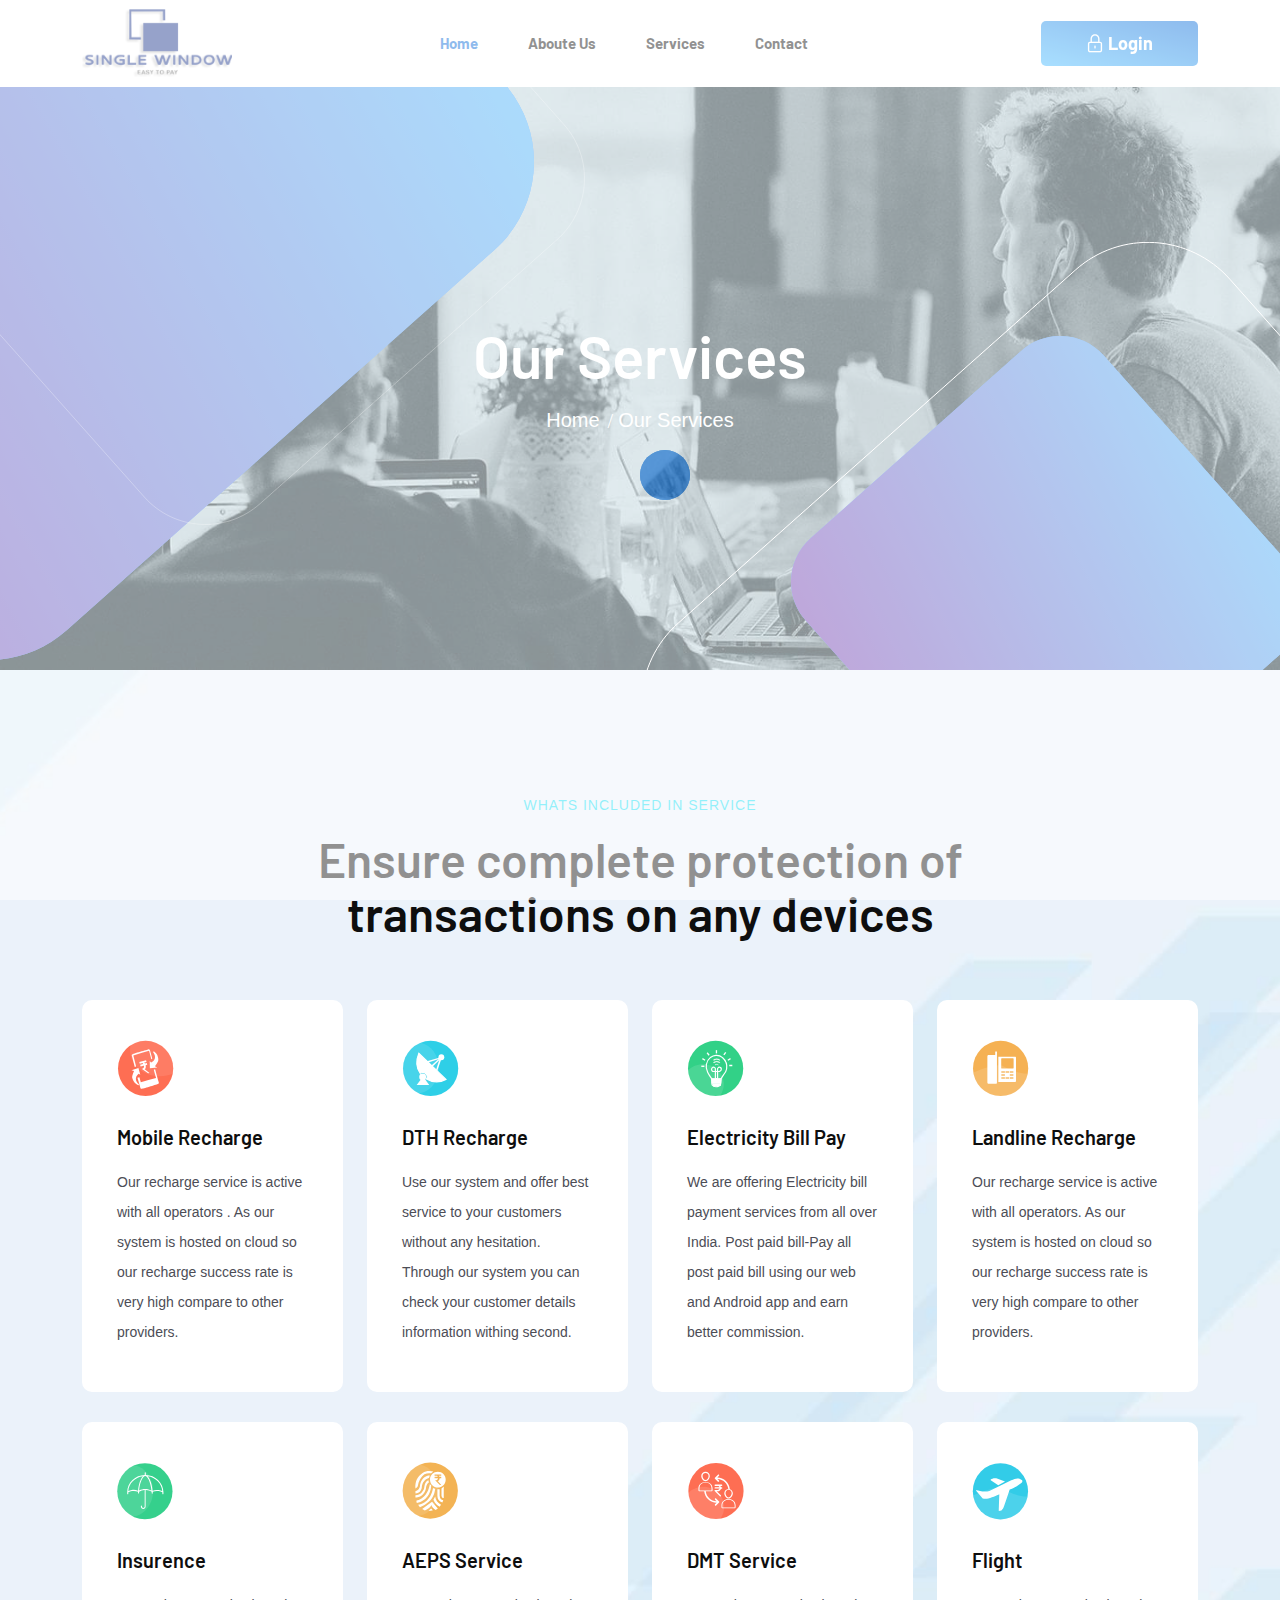
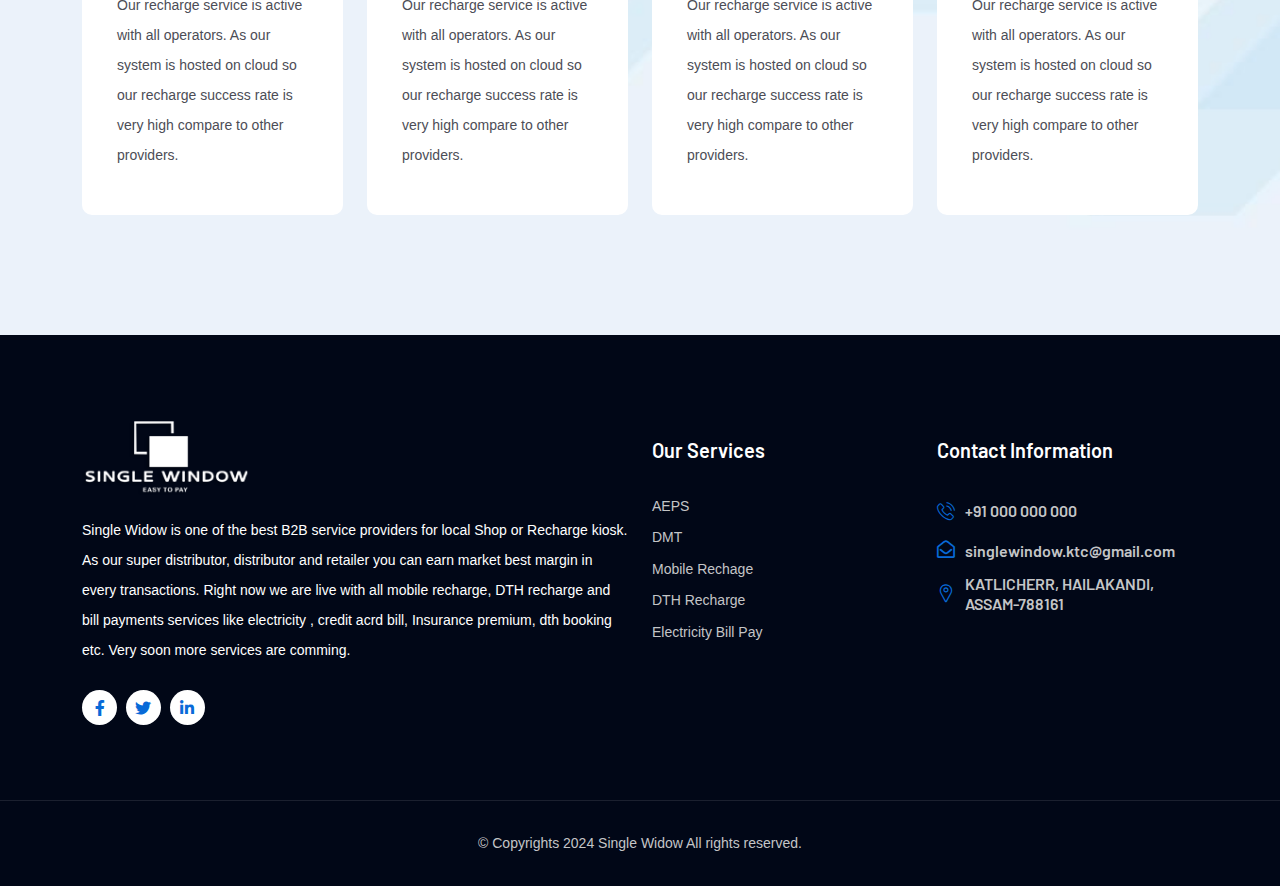
<file: services.html>
<!doctype html>
<html class="no-js" lang="en">
<head>
    <meta charset="utf-8">
    <meta http-equiv="x-ua-compatible" content="ie=edge">
    <title>Single Widow<</title>
    <meta name="robots" content="noindex, follow" />
    <meta name="description" content="">
    <meta name="viewport" content="width=device-width, initial-scale=1, shrink-to-fit=no">
    <!-- Favicon -->
     <link rel="shortcut icon" type="image/x-icon" href="assets/images/favicon.png">

    <!-- CSS
	============================================ -->

    <!-- Icon Font CSS -->
    <link rel="stylesheet" href="assets/css/plugins/all.min.css">
    <link rel="stylesheet" href="assets/css/plugins/flaticon.css">

    <!-- Plugins CSS -->
    <link rel="stylesheet" href="assets/css/plugins/bootstrap.min.css">
    <link rel="stylesheet" href="assets/css/plugins/swiper-bundle.min.css">
    <link rel="stylesheet" href="assets/css/plugins/aos.css">
    <link rel="stylesheet" href="assets/css/plugins/magnific-popup.css">

    <!-- Main Style CSS -->
    <link rel="stylesheet" href="assets/css/style.css">


    <!--====== Use the minified version files listed below for better performance and remove the files listed above ======-->
    <!-- <link rel="stylesheet" href="assets/css/vendor/plugins.min.css">
    <link rel="stylesheet" href="assets/css/style.min.css"> -->

</head>

<body>

    <div class="main-wrapper">


        <!-- Preloader start -->
        <div id="preloader">
            <div class="preloader">
                <span></span>
                <span></span>
            </div>
        </div>
        <!-- Preloader End -->

         <!-- Header Start  -->
        <div id="header" class="section header-section">

            <div class="container">

                <!-- Header Wrap Start  -->
                <div class="header-wrap">

                    <div class="header-logo">
                        <a href="index.html"><img src="assets/images/logo.png" alt=""></a>
                    </div>

                    <div class="header-menu d-none d-lg-block">
                        <ul class="main-menu">
                            <li class="active-menu">
                                <a href="index.html">Home</a>
                             <!--    <ul class="sub-menu">
                                    <li><a href="index.html">Home Main</a></li>
                                    <li><a href="index-2.html">AI Solutions</a></li>
                                    <li><a href="index-3.html">Cyber Security</a></li>
                                    <li><a href="index-4.html">IT Solutions</a></li>
                                    <li class="active"><a href="index-5.html">Software Company</a></li>
                                    <li><a href="index-6.html">IT Agency</a></li>
                                </ul> -->
                            </li>
                            <li>
                                <a href="about.html">Aboute Us</a>
                            </li>
                             <li>
                                <a href="services.html">Services</a>
                            </li>
                           <!--  <li><a href="#">Pages</a>
                                <ul class="sub-menu">
                                    <li><a href="team.html">Our Team</a></li>
                                    <li><a href="service.html">Service</a></li>
                                    <li><a href="choose-us.html">Why Choose Us</a></li>
                                    <li><a href="testimonial.html">Testimonial</a></li>
                                    <li><a href="pricing.html">Pricing</a></li>
                                    <li><a href="login-register.html">Login & Register</a></li>
                                </ul>
                            </li>
                            <li><a href="#">Blog</a>
                                <ul class="sub-menu">
                                    <li><a href="blog.html">Blog Grid</a></li>
                                    <li><a href="blog-standard.html">Blog List</a></li>
                                    <li><a href="blog-details.html">Blog Single</a></li>
                                </ul>
                            </li> -->
                            <li><a href="contact.html">Contact</a></li>
                        </ul>
                    </div>

                    <!-- Header Meta Start -->
                    <div class="header-meta">
                        <!-- Header Cart End -->
                        <div class="header-btn d-none d-xl-block">
                            <a class="btn" href="login-register.html"><i class="flaticon-padlock-1"></i>&nbsp;Login</a>
                        </div>
                        <!-- Header Toggle Start -->
                        <div class="header-toggle d-lg-none">
                            <button data-bs-toggle="offcanvas" data-bs-target="#offcanvasExample">
                                <span></span>
                                <span></span>
                                <span></span>
                            </button>
                        </div>
                        <!-- Header Toggle End -->
                    </div>
                    <!-- Header Meta End  -->

                </div>
                <!-- Header Wrap End  -->

            </div>
        </div>
        <!-- Header End -->

        <!-- Offcanvas Start-->
        <div class="offcanvas offcanvas-start" id="offcanvasExample">
            <div class="offcanvas-header">
                <!-- Offcanvas Logo Start -->
                <div class="offcanvas-logo">
                    <a href="index.html"><img src="assets/images/logo-white.png" alt=""></a>
                </div>
                <!-- Offcanvas Logo End -->
                <button type="button" class="close-btn" data-bs-dismiss="offcanvas"><i class="flaticon-close"></i></button>
            </div>

              <div class="offcanvas-body">
                <div class="offcanvas-menu">
                    <ul class="main-menu">
                        <li class="active-menu">
                            <a href="index.html">Home</a>
                        </li>
                        <li>
                            <a href="about.html">Aboute Us</a>
                        </li>
                        <li>
                            <a href="services.html">Services</a>
                        </li>
                        <li><a href="contact.html">Contact</a></li>
                    </ul>
                </div>
            </div>
        </div>
        <!-- Offcanvas End -->
        

        <!-- Page Banner Start -->
        <div class="section page-banner-section" style="background-image: url(assets/images/bg/page-banner.jpg);">
            <div class="shape-1">
                <svg xmlns="http://www.w3.org/2000/svg" width="944px" height="894px">
                    <defs>
                        <linearGradient id="PSgrad_0" x1="88.295%" x2="0%" y1="0%" y2="46.947%">
                            <stop offset="0%" stop-color="rgb(67,186,255)" stop-opacity="1" />
                            <stop offset="100%" stop-color="rgb(113,65,177)" stop-opacity="1" />
                        </linearGradient>

                    </defs>
                    <path fill-rule="evenodd" fill="rgb(43, 142, 254)" d="M39.612,410.76 L467.344,29.824 C516.51,-13.476 590.638,-9.93 633.938,39.613 L914.192,317.344 C957.492,366.50 953.109,440.637 904.402,483.938 L476.671,864.191 C427.964,907.492 353.376,903.109 310.76,854.402 L29.823,576.670 C-13.477,527.963 -9.94,453.376 39.612,410.76 Z" />
                    <path fill="url(#PSgrad_0)" d="M39.612,410.76 L467.344,29.824 C516.51,-13.476 590.638,-9.93 633.938,39.613 L914.192,317.344 C957.492,366.50 953.109,440.637 904.402,483.938 L476.671,864.191 C427.964,907.492 353.376,903.109 310.76,854.402 L29.823,576.670 C-13.477,527.963 -9.94,453.376 39.612,410.76 Z" />
                </svg>
            </div>
            <div class="shape-2">
                <svg xmlns="http://www.w3.org/2000/svg" width="726.5px" height="726.5px">
                    <path fill-rule="evenodd" stroke="rgb(255, 255, 255)" stroke-width="1px" stroke-linecap="butt" stroke-linejoin="miter" opacity="0.302" fill="none" d="M28.14,285.269 L325.37,21.217 C358.860,-8.851 410.655,-5.808 440.723,28.14 L704.777,325.36 C734.846,358.859 731.802,410.654 697.979,440.722 L400.955,704.776 C367.132,734.844 315.338,731.802 285.269,697.978 L21.216,400.954 C-8.852,367.132 -5.808,315.337 28.14,285.269 Z" />
                </svg>
            </div>
            <div class="shape-3">
                <svg xmlns="http://www.w3.org/2000/svg" width="515px" height="515px">
                    <defs>
                        <linearGradient id="PSgrad_0" x1="0%" x2="89.879%" y1="0%" y2="43.837%">
                            <stop offset="0%" stop-color="rgb(67,186,255)" stop-opacity="1" />
                            <stop offset="100%" stop-color="rgb(113,65,177)" stop-opacity="1" />
                        </linearGradient>

                    </defs>
                    <path fill-rule="evenodd" fill="rgb(43, 142, 254)" d="M19.529,202.280 L230.531,14.698 C254.559,-6.661 291.353,-4.498 312.714,19.528 L500.295,230.531 C521.656,254.558 519.493,291.353 495.466,312.713 L284.463,500.295 C260.436,521.655 223.641,519.492 202.281,495.465 L14.699,284.462 C-6.660,260.435 -4.498,223.640 19.529,202.280 Z" />
                    <path fill="url(#PSgrad_0)" d="M19.529,202.280 L230.531,14.698 C254.559,-6.661 291.353,-4.498 312.714,19.528 L500.295,230.531 C521.656,254.558 519.493,291.353 495.466,312.713 L284.463,500.295 C260.436,521.655 223.641,519.492 202.281,495.465 L14.699,284.462 C-6.660,260.435 -4.498,223.640 19.529,202.280 Z" />
                </svg>
            </div>
            <div class="shape-4">
                <svg xmlns="http://www.w3.org/2000/svg" width="972.5px" height="970.5px">
                    <path fill-rule="evenodd" stroke="rgb(255, 255, 255)" stroke-width="1px" stroke-linecap="butt" stroke-linejoin="miter" fill="none" d="M38.245,381.102 L435.258,28.158 C480.467,-12.32 549.697,-7.964 589.888,37.244 L942.832,434.257 C983.23,479.466 978.955,548.697 933.746,588.888 L536.733,941.832 C491.524,982.23 422.293,977.955 382.103,932.745 L29.158,535.732 C-11.32,490.523 -6.963,421.293 38.245,381.102 Z" />
                </svg>
            </div>
            <div class="container">
                <div class="page-banner-wrap">
                    <div class="row">
                        <div class="col-lg-12">
                            <!-- Page Banner Content Start -->
                            <div class="page-banner text-center">
                                <h2 class="title">Our Services</h2>
                                <ul class="breadcrumb justify-content-center">
                                    <li class="breadcrumb-item"><a href="index.html">Home</a></li>
                                    <li class="breadcrumb-item active" aria-current="page">Our Services</li>
                                </ul>
                            </div>
                            <!-- Page Banner Content End -->
                        </div>
                    </div>
                </div>
            </div>
        </div>
        <!-- Page Banner End -->

<div class="section techwix-service-section-06 section-padding" style="background-image: url(assets/images/bg/service-bg6.jpg);">
            <div class="container">
                <!-- Service Wrap Start -->
                <div class="service-wrap">
                    <div class="section-title text-center">
                        <h3 class="sub-title color-3">Whats included in service</h3>
                        <h2 class="title">Ensure complete protection of transactions on any devices </h2>
                    </div>
                    <div class="service-content-wrap">
                        <div class="row">
                            <div class="col-xl-3 col-sm-6">
                                <!-- Service Item Start -->
                                <div class="service-item-05">
                                    <div class="service-img">
                                        <img src="assets/images/mobilepostpaidrecharge.svg" alt="Icon">
                                    </div>
                                    <div class="service-content">
                                        <h3 class="title"><a href="service.html">Mobile Recharge</a></h3>
                                        <p>Our recharge service is active with all operators . As our system is hosted on cloud so our recharge success rate is very high compare to other providers.</p>
                                    </div>
                                </div>
                                <!-- Service Item End -->
                            </div>
                            <div class="col-xl-3 col-sm-6">
                                <!-- Service Item Start -->
                                <div class="service-item-05">
                                    <div class="service-img">
                                       <img src="assets/images/dth.svg" alt="Icon">
                                    </div>
                                    <div class="service-content">
                                        <h3 class="title"><a href="service.html">DTH Recharge</a></h3>
                                        <p>Use our system and offer best service to your customers without any hesitation. Through our system you can check your customer details information withing second.</p>
                                    </div>
                                </div>
                                <!-- Service Item End -->
                            </div>
                            <div class="col-xl-3 col-sm-6">
                                <!-- Service Item Start -->
                                <div class="service-item-05">
                                    <div class="service-img">
                                        <img src="assets/images/elecritybill.svg" alt="Icon">
                                    </div>
                                    <div class="service-content">
                                        <h3 class="title"><a href="service.html">Electricity Bill Pay</a></h3>
                                        <p>We are offering Electricity bill payment services from all over India. Post paid bill-Pay all post paid bill using our web and Android app and earn better commission.</p>
                                    </div>
                                </div>
                                <!-- Service Item End -->
                            </div>
                            <div class="col-xl-3 col-sm-6">
                                <!-- Service Item Start -->
                                <div class="service-item-05">
                                    <div class="service-img">
                                        <img src="assets/images/landphone.svg" alt="Icon">
                                    </div>
                                    <div class="service-content">
                                        <h3 class="title"><a href="service.html">Landline Recharge</a></h3>
                                        <p>Our recharge service is active with all operators. As our system is hosted on cloud so our recharge success rate is very high compare to other providers.</p>
                                    </div>
                                </div>
                                <!-- Service Item End -->
                            </div>

                              <div class="col-xl-3 col-sm-6">
                                <!-- Service Item Start -->
                                <div class="service-item-05">
                                    <div class="service-img">
                                        <img src="assets/images/insurence.svg" alt="Icon">
                                    </div>
                                    <div class="service-content">
                                        <h3 class="title"><a href="service.html">Insurence</a></h3>
                                        <p>Our recharge service is active with all operators. As our system is hosted on cloud so our recharge success rate is very high compare to other providers.</p>
                                    </div>
                                </div>
                                <!-- Service Item End -->
                            </div>

                                <div class="col-xl-3 col-sm-6">
                                <!-- Service Item Start -->
                                <div class="service-item-05">
                                    <div class="service-img">
                                        <img src="assets/images/AEPS.svg" alt="Icon">
                                    </div>
                                    <div class="service-content">
                                        <h3 class="title"><a href="service.html">AEPS Service</a></h3>
                                        <p>Our recharge service is active with all operators. As our system is hosted on cloud so our recharge success rate is very high compare to other providers.</p>
                                    </div>
                                </div>
                                <!-- Service Item End -->
                            </div>

                              <div class="col-xl-3 col-sm-6">
                                <!-- Service Item Start -->
                                <div class="service-item-05">
                                    <div class="service-img">
                                        <img src="assets/images/DMT.svg" alt="Icon">
                                    </div>
                                    <div class="service-content">
                                        <h3 class="title"><a href="service.html">DMT Service</a></h3>
                                        <p>Our recharge service is active with all operators. As our system is hosted on cloud so our recharge success rate is very high compare to other providers.</p>
                                    </div>
                                </div>
                                <!-- Service Item End -->
                            </div>

                            <div class="col-xl-3 col-sm-6">
                                <!-- Service Item Start -->
                                <div class="service-item-05">
                                    <div class="service-img">
                                        <img src="assets/images/flight.svg" alt="Icon">
                                    </div>
                                    <div class="service-content">
                                        <h3 class="title"><a href="service.html">Flight</a></h3>
                                        <p>Our recharge service is active with all operators. As our system is hosted on cloud so our recharge success rate is very high compare to other providers.</p>
                                    </div>
                                </div>
                                <!-- Service Item End -->
                            </div>





                        </div>
                    </div>
                </div>
                <!-- Service Wrap End -->
            </div>
        </div>
      

     <div class="section footer-section" style="background-image: url(assets/images/bg/footer-bg.jpg);">

            <div class="container">
                <!-- Footer Widget Wrap Start -->
                <div class="footer-widget-wrap">
                    <div class="row">
                        <div class="col-lg-6 col-sm-6">
                            <!-- Footer Widget Start -->
                            <div class="footer-widget-about">
                                <a class="footer-logo" href="index.html"><img src="assets/images/logo-white.png" alt="Logo"></a>
                                <p>Single Widow is one of the best B2B service providers for local Shop or Recharge kiosk. As our super distributor, distributor and retailer you can earn market best margin in every transactions. Right now we are live with all mobile recharge, DTH recharge and bill payments services like electricity , credit acrd bill, Insurance premium, dth booking etc. Very soon more services are comming.</p>
                                <div class="footer-social">
                                    <ul class="social">
                                        <li><a href="#"><i class="fab fa-facebook-f"></i></a></li>
                                        <li><a href="#"><i class="fab fa-twitter"></i></a></li>
                                        <li><a href="#"><i class="fab fa-linkedin-in"></i></a></li>
                                    </ul>
                                </div>
                            </div>
                            <!-- Footer Widget End -->
                        </div>
                       
                        <div class="col-lg-3 col-sm-6">
                            <!-- Footer Widget Start -->
                            <div class="footer-widget">
                                <h4 class="footer-widget-title">Our Services</h4>

                                <div class="widget-link">
                                   <ul class="link">
                                        <li><a href="services.html">AEPS</a></li>
                                        <li><a href="services.html">DMT</a></li>
                                        <li><a href="services.html">Mobile Rechage</a></li>
                                        <li><a href="services.html">DTH Recharge</a></li>
                                        <li><a href="services.html">Electricity Bill Pay</a></li>
                                    </ul>
                                </div>
                            </div>
                            <!-- Footer Widget End -->
                        </div>
                        <div class="col-lg-3 col-sm-6">
                            <!-- Footer Widget Start -->
                            <div class="footer-widget">
                                <h4 class="footer-widget-title">Contact Information</h4>

                                <div class="widget-info">
                                    <ul>
                                        <li>
                                            <div class="info-icon">
                                                <i class="flaticon-phone-call"></i>
                                            </div>
                                            <div class="info-text">
                                                <span><a href="#">+91 000 000 000</a></span>
                                            </div>
                                        </li>
                                        <li>
                                            <div class="info-icon">
                                                <i class="far fa-envelope-open"></i>
                                            </div>
                                            <div class="info-text">
                                                <span><a href="#">singlewindow.ktc@gmail.com</a></span>
                                            </div>
                                        </li>
                                        <li>
                                            <div class="info-icon">
                                                <i class="flaticon-pin"></i>
                                            </div>
                                            <div class="info-text">
                                                <span>KATLICHERR, HAILAKANDI, ASSAM-788161</span>
                                            </div>
                                        </li>
                                    </ul>
                                </div>
                            </div>
                            <!-- Footer Widget End -->
                        </div>
                    </div>
                </div>
                <!-- Footer Widget Wrap End -->
            </div>

             <!-- Footer Copyright Start -->
            <div class="footer-copyright-area">
                <div class="container">
                    <div class="footer-copyright-wrap">
                        <div class="row align-items-center">
                            <div class="col-lg-12">
                                <!-- Footer Copyright Text Start -->
                                <div class="copyright-text text-center">
                                    <p>© Copyrights 2024 Single Widow All rights reserved. </p>
                                </div>
                                <!-- Footer Copyright Text End -->
                            </div>
                        </div>
                    </div>
                </div>
            </div>
            <!-- Footer Copyright End -->
        </div>

        <!-- back to top start -->
        <div class="progress-wrap">
            <svg class="progress-circle svg-content" width="100%" height="100%" viewBox="-1 -1 102 102">
                <path d="M50,1 a49,49 0 0,1 0,98 a49,49 0 0,1 0,-98" />
            </svg>
        </div>
        <!-- back to top end -->

    </div>

    <!-- JS
    ============================================ -->
    <script src="assets/js/vendor/jquery-1.12.4.min.js"></script>
    <script src="assets/js/vendor/modernizr-3.11.2.min.js"></script>

    <!-- Bootstrap JS -->
    <script src="assets/js/plugins/popper.min.js"></script>
    <script src="assets/js/plugins/bootstrap.min.js"></script>

    <!-- Plugins JS -->
    <script src="assets/js/plugins/swiper-bundle.min.js"></script>
    <script src="assets/js/plugins/aos.js"></script>
    <script src="assets/js/plugins/waypoints.min.js"></script>
    <script src="assets/js/plugins/back-to-top.js"></script>
    <script src="assets/js/plugins/jquery.counterup.min.js"></script>
    <script src="assets/js/plugins/appear.min.js"></script>
    <script src="assets/js/plugins/jquery.magnific-popup.min.js"></script>


    <!--====== Use the minified version files listed below for better performance and remove the files listed above ======-->


    <!-- Main JS -->
    <script src="assets/js/main.js"></script>

</body>
</html>
</file>
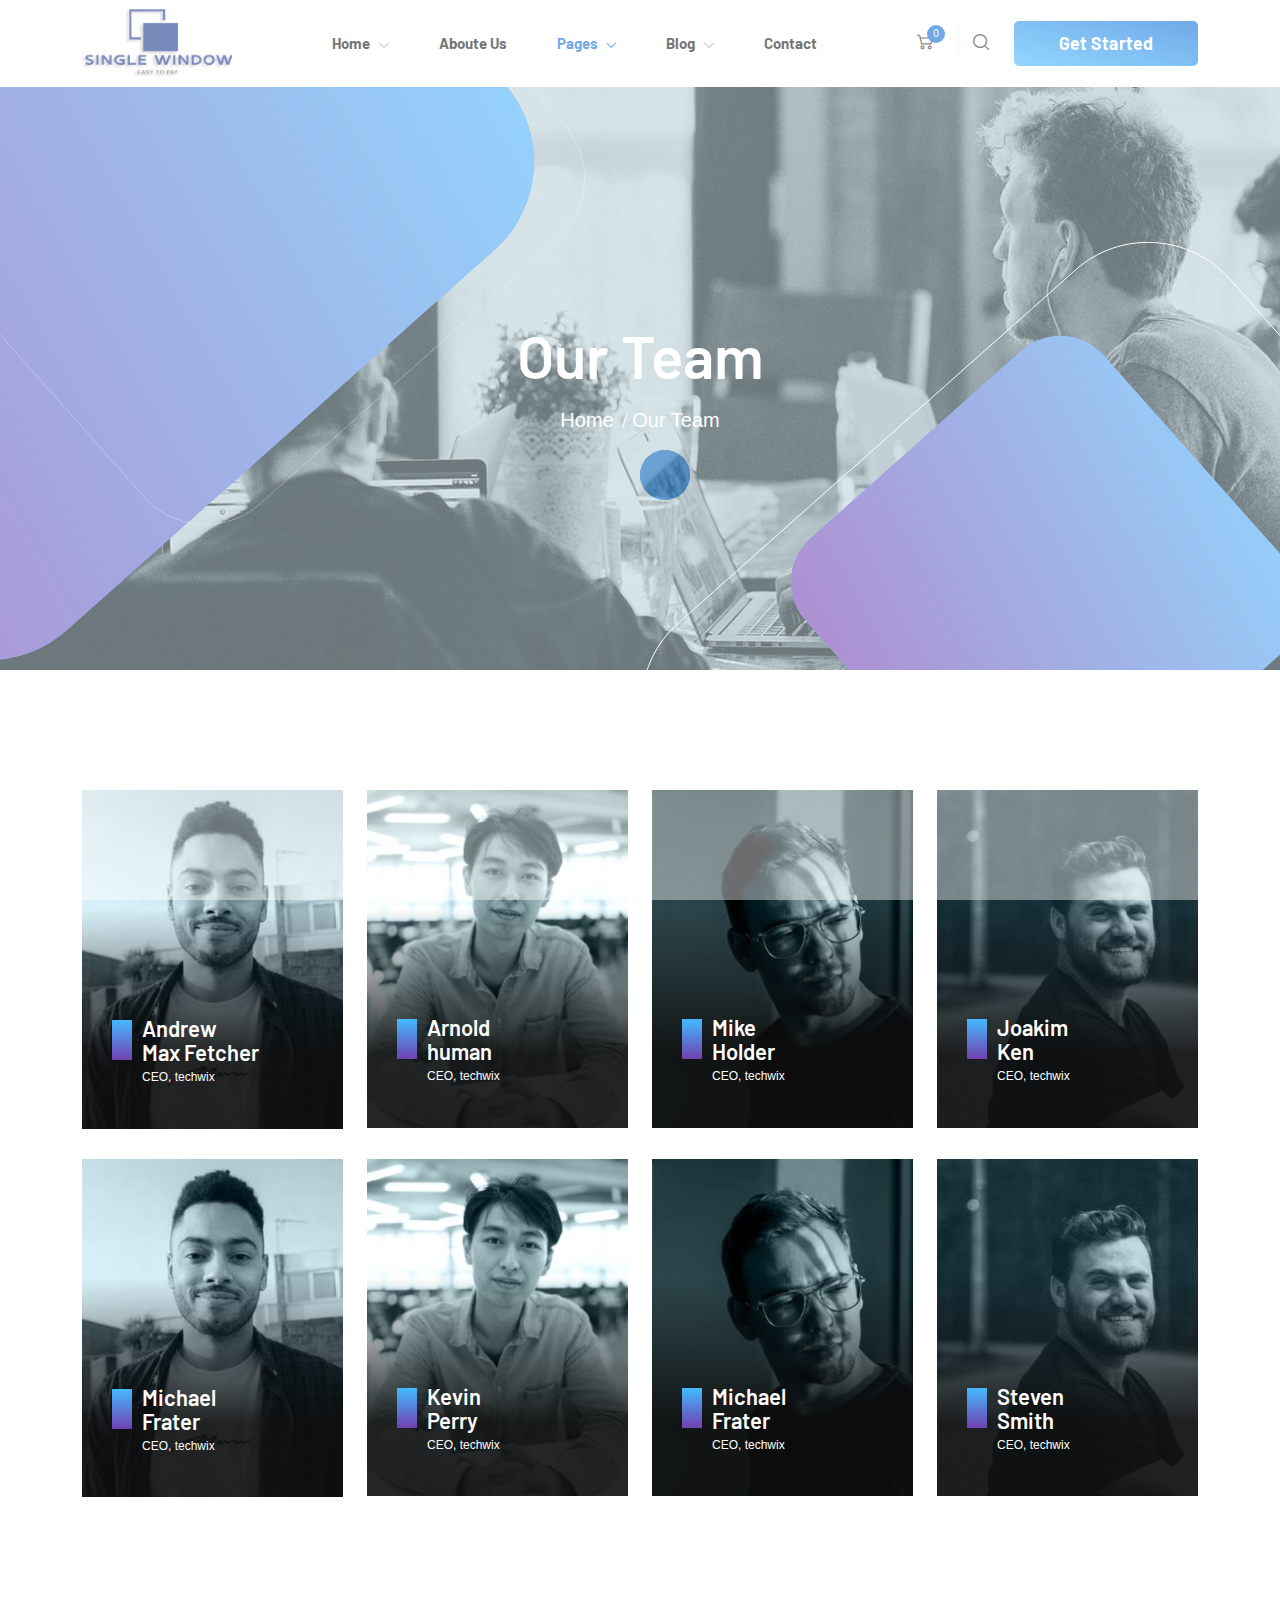
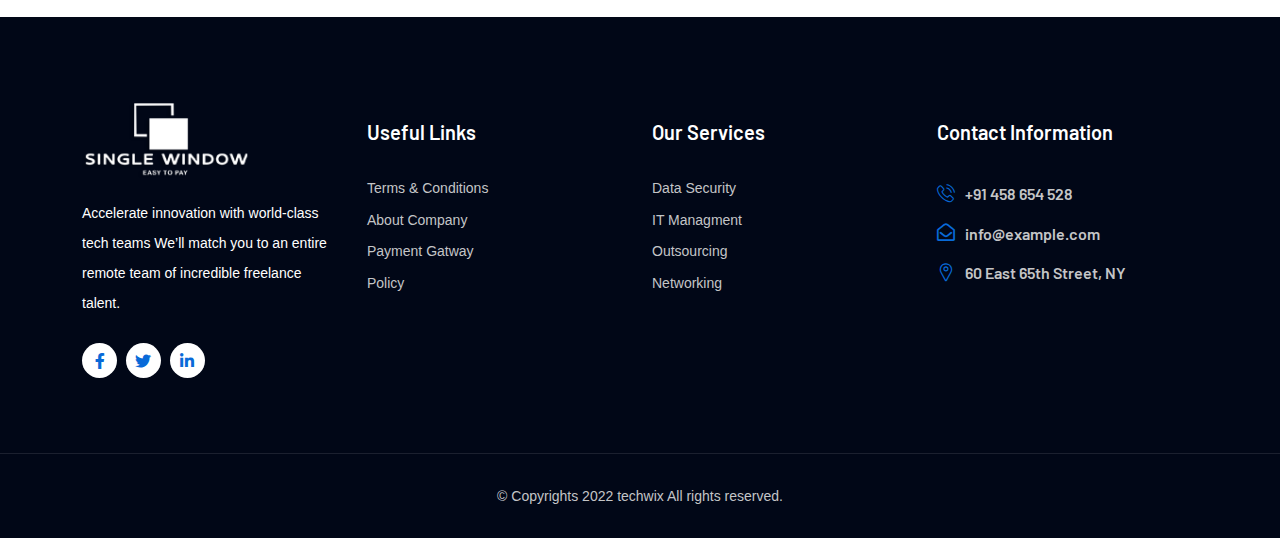
<file: team.html>
<!doctype html>
<html class="no-js" lang="en">


<!-- Mirrored from thepixelcurve.com/html/techwix/techwix/team.html by HTTrack Website Copier/3.x [XR&CO'2014], Tue, 16 Jan 2024 05:26:03 GMT -->
<head>
    <meta charset="utf-8">
    <meta http-equiv="x-ua-compatible" content="ie=edge">
    <title>Techwix - Technology IT Solutions Consultancy HTML5 Template</title>
    <meta name="robots" content="noindex, follow" />
    <meta name="description" content="">
    <meta name="viewport" content="width=device-width, initial-scale=1, shrink-to-fit=no">
    <!-- Favicon -->
    <link rel="shortcut icon" type="image/x-icon" href="assets/images/favicon.png">

    <!-- CSS
	============================================ -->

    <!-- Icon Font CSS -->
    <link rel="stylesheet" href="assets/css/plugins/all.min.css">
    <link rel="stylesheet" href="assets/css/plugins/flaticon.css">

    <!-- Plugins CSS -->
    <link rel="stylesheet" href="assets/css/plugins/bootstrap.min.css">
    <link rel="stylesheet" href="assets/css/plugins/swiper-bundle.min.css">
    <link rel="stylesheet" href="assets/css/plugins/aos.css">
    <link rel="stylesheet" href="assets/css/plugins/magnific-popup.css">

    <!-- Main Style CSS -->
    <link rel="stylesheet" href="assets/css/style.css">


    <!--====== Use the minified version files listed below for better performance and remove the files listed above ======-->
    <!-- <link rel="stylesheet" href="assets/css/vendor/plugins.min.css">
    <link rel="stylesheet" href="assets/css/style.min.css"> -->

</head>

<body>

    <div class="main-wrapper">


        <!-- Preloader start -->
        <div id="preloader">
            <div class="preloader">
                <span></span>
                <span></span>
            </div>
        </div>
        <!-- Preloader End -->

        <!-- Header Start  -->
        <div id="header" class="section header-section">

            <div class="container">

                <!-- Header Wrap Start  -->
                <div class="header-wrap">

                    <div class="header-logo">
                        <a href="index.html"><img src="assets/images/logo.png" alt=""></a>
                    </div>

                    <div class="header-menu d-none d-lg-block">
                        <ul class="main-menu">
                            <li>
                                <a href="index.html">Home</a>
                                <ul class="sub-menu">
                                    <li><a href="index.html">Home Main</a></li>
                                    <li><a href="index-2.html">AI Solutions</a></li>
                                    <li><a href="index-3.html">Cyber Security</a></li>
                                    <li><a href="index-4.html">IT Solutions</a></li>
                                    <li><a href="index-5.html">Software Company</a></li>
                                    <li><a href="index-6.html">IT Agency</a></li>
                                </ul>
                            </li>
                            <li>
                                <a href="about.html">Aboute Us</a>
                            </li>
                            <li class="active-menu"><a href="#">Pages</a>
                                <ul class="sub-menu">
                                    <li class="active"><a href="team.html">Our Team</a></li>
                                    <li><a href="service.html">Service</a></li>
                                    <li><a href="choose-us.html">Why Choose Us</a></li>
                                    <li><a href="testimonial.html">Testimonial</a></li>
                                    <li><a href="pricing.html">Pricing</a></li>
                                    <li><a href="login-register.html">Login & Register</a></li>
                                </ul>
                            </li>
                            <li><a href="#">Blog</a>
                                <ul class="sub-menu">
                                    <li><a href="blog.html">Blog Grid</a></li>
                                    <li><a href="blog-standard.html">Blog List</a></li>
                                    <li><a href="blog-details.html">Blog Single</a></li>
                                </ul>
                            </li>
                            <li><a href="contact.html">Contact</a></li>
                        </ul>
                    </div>

                    <!-- Header Meta Start -->
                    <div class="header-meta">
                        <!-- Header Cart Start -->
                        <div class="header-cart dropdown">
                            <button class="cart-btn" data-bs-toggle="dropdown">
                                <i class="flaticon-shopping-cart"></i>
                                <span class="count">0</span>
                            </button>
                            <!-- Header Dropdown Cart Start -->
                            <div class="dropdown-menu dropdown-cart">
                                <!-- Dropdown Cart Items Start -->
                                <div class="cart-items">
                                    <!-- Single Cart Item Start -->
                                    <div class="single-cart-item">
                                        <div class="item-image">
                                            <img src="assets/images/shop-cart-1.jpg" alt="cart">
                                        </div>
                                        <div class="item-content">
                                            <h4 class="title"><a href="#">Apple Iphone X</a></h4>
                                            <span class="quantity">2 x $59.99</span>
                                        </div>
                                        <button class="btn-close"></button>
                                    </div>
                                    <!-- Single Cart Item End -->
                                    <!-- Single Cart Item Start -->
                                    <div class="single-cart-item">
                                        <div class="item-image">
                                            <img src="assets/images/shop-cart-2.jpg" alt="cart">
                                        </div>
                                        <div class="item-content">
                                            <h4 class="title"><a href="#">Sony Xperia Tablet</a></h4>
                                            <span class="quantity">2 x $59.99</span>
                                        </div>
                                        <button class="btn-close"></button>
                                    </div>
                                    <!-- Single Cart Item End -->
                                    <!-- Single Cart Item Start -->
                                    <div class="single-cart-item">
                                        <div class="item-image">
                                            <img src="assets/images/shop-cart-3.jpg" alt="cart">
                                        </div>
                                        <div class="item-content">
                                            <h4 class="title"><a href="#">Camera Digital</a></h4>
                                            <span class="quantity">2 x $59.99</span>
                                        </div>
                                        <button class="btn-close"></button>
                                    </div>
                                    <!-- Single Cart Item End -->
                                </div>
                                <!-- Dropdown Cart Items End -->
                                <!-- Dropdown Cart Total Start -->
                                <div class="cart-total">
                                    <span class="label">Subtotal:</span>
                                    <span class="value">0</span>
                                </div>
                                <!-- Dropdown Cart Total End -->
                                <!-- Dropdown Cart Button Start -->
                                <div class="cart-btns">
                                    <a class="btn" href="#">View Cart</a>
                                    <a class="btn btn-2" href="#">Checkout</a>
                                </div>
                                <!-- Dropdown Cart Button End -->
                            </div>
                            <!-- Header Dropdown Cart End -->
                        </div>
                        <!-- Header Cart End -->
                        <!-- Header Search Start -->
                        <div class="header-search">
                            <a class="search-btn" href="#"><i class="flaticon-loupe"></i></a>
                            <div class="search-wrap">
                                <div class="search-inner">
                                    <i id="search-close" class="flaticon-close search-close"></i>
                                    <div class="search-cell">
                                        <form action="#">
                                            <div class="search-field-holder">
                                                <input class="main-search-input" type="search" placeholder="Search Your Keyword...">
                                            </div>
                                        </form>
                                    </div>
                                </div>
                            </div>
                        </div>
                        <!-- Header Search End -->

                        <div class="header-btn d-none d-xl-block">
                            <a class="btn" href="login-register.html">Get Started</a>
                        </div>
                        <!-- Header Toggle Start -->
                        <div class="header-toggle d-lg-none">
                            <button data-bs-toggle="offcanvas" data-bs-target="#offcanvasExample">
                                <span></span>
                                <span></span>
                                <span></span>
                            </button>
                        </div>
                        <!-- Header Toggle End -->
                    </div>
                    <!-- Header Meta End  -->

                </div>
                <!-- Header Wrap End  -->

            </div>
        </div>
        <!-- Header End -->

        <!-- Offcanvas Start-->
        <div class="offcanvas offcanvas-start" id="offcanvasExample">
            <div class="offcanvas-header">
                <!-- Offcanvas Logo Start -->
                <div class="offcanvas-logo">
                    <a href="index.html"><img src="assets/images/logo-white.png" alt=""></a>
                </div>
                <!-- Offcanvas Logo End -->
                <button type="button" class="close-btn" data-bs-dismiss="offcanvas"><i class="flaticon-close"></i></button>
            </div>

            <!-- Offcanvas Body Start -->
            <div class="offcanvas-body">
                <div class="offcanvas-menu">
                    <ul class="main-menu">
                        <li>
                            <a href="index.html">Home</a>
                            <ul class="sub-menu">
                                <li><a href="index.html">Home Main</a></li>
                                <li><a href="index-2.html">AI Solutions</a></li>
                                <li><a href="index-3.html">Cyber Security</a></li>
                                <li><a href="index-4.html">IT Solutions</a></li>
                                <li><a href="index-5.html">Software Company</a></li>
                                <li><a href="index-6.html">IT Agency</a></li>
                            </ul>
                        </li>
                        <li>
                            <a href="about.html">Aboute Us</a>
                        </li>
                        <li class="active-menu"><a href="#">Pages</a>
                            <ul class="sub-menu">
                                <li class="active"><a href="team.html">Our Team</a></li>
                                <li><a href="service.html">Service</a></li>
                                <li><a href="choose-us.html">Why Choose Us</a></li>
                                <li><a href="testimonial.html">Testimonial</a></li>
                                <li><a href="pricing.html">Pricing</a></li>
                                <li><a href="login-register.html">Login & Register</a></li>
                            </ul>
                        </li>
                        <li><a href="#">Blog</a>
                            <ul class="sub-menu">
                                <li><a href="blog.html">Blog Grid</a></li>
                                <li><a href="blog-standard.html">Blog List</a></li>
                                <li><a href="blog-details.html">Blog Single</a></li>
                            </ul>
                        </li>
                        <li><a href="contact.html">Contact</a></li>
                    </ul>
                </div>
            </div>
            <!-- Offcanvas Body End -->
        </div>
        <!-- Offcanvas End -->


        <!-- Page Banner Start -->
        <div class="section page-banner-section" style="background-image: url(assets/images/bg/page-banner.jpg);">
            <div class="shape-1">
                <svg xmlns="http://www.w3.org/2000/svg" width="944px" height="894px">
                    <defs>
                        <linearGradient id="PSgrad_0" x1="88.295%" x2="0%" y1="0%" y2="46.947%">
                            <stop offset="0%" stop-color="rgb(67,186,255)" stop-opacity="1" />
                            <stop offset="100%" stop-color="rgb(113,65,177)" stop-opacity="1" />
                        </linearGradient>

                    </defs>
                    <path fill-rule="evenodd" fill="rgb(43, 142, 254)" d="M39.612,410.76 L467.344,29.824 C516.51,-13.476 590.638,-9.93 633.938,39.613 L914.192,317.344 C957.492,366.50 953.109,440.637 904.402,483.938 L476.671,864.191 C427.964,907.492 353.376,903.109 310.76,854.402 L29.823,576.670 C-13.477,527.963 -9.94,453.376 39.612,410.76 Z" />
                    <path fill="url(#PSgrad_0)" d="M39.612,410.76 L467.344,29.824 C516.51,-13.476 590.638,-9.93 633.938,39.613 L914.192,317.344 C957.492,366.50 953.109,440.637 904.402,483.938 L476.671,864.191 C427.964,907.492 353.376,903.109 310.76,854.402 L29.823,576.670 C-13.477,527.963 -9.94,453.376 39.612,410.76 Z" />
                </svg>
            </div>
            <div class="shape-2">
                <svg xmlns="http://www.w3.org/2000/svg" width="726.5px" height="726.5px">
                    <path fill-rule="evenodd" stroke="rgb(255, 255, 255)" stroke-width="1px" stroke-linecap="butt" stroke-linejoin="miter" opacity="0.302" fill="none" d="M28.14,285.269 L325.37,21.217 C358.860,-8.851 410.655,-5.808 440.723,28.14 L704.777,325.36 C734.846,358.859 731.802,410.654 697.979,440.722 L400.955,704.776 C367.132,734.844 315.338,731.802 285.269,697.978 L21.216,400.954 C-8.852,367.132 -5.808,315.337 28.14,285.269 Z" />
                </svg>
            </div>
            <div class="shape-3">
                <svg xmlns="http://www.w3.org/2000/svg" width="515px" height="515px">
                    <defs>
                        <linearGradient id="PSgrad_0" x1="0%" x2="89.879%" y1="0%" y2="43.837%">
                            <stop offset="0%" stop-color="rgb(67,186,255)" stop-opacity="1" />
                            <stop offset="100%" stop-color="rgb(113,65,177)" stop-opacity="1" />
                        </linearGradient>

                    </defs>
                    <path fill-rule="evenodd" fill="rgb(43, 142, 254)" d="M19.529,202.280 L230.531,14.698 C254.559,-6.661 291.353,-4.498 312.714,19.528 L500.295,230.531 C521.656,254.558 519.493,291.353 495.466,312.713 L284.463,500.295 C260.436,521.655 223.641,519.492 202.281,495.465 L14.699,284.462 C-6.660,260.435 -4.498,223.640 19.529,202.280 Z" />
                    <path fill="url(#PSgrad_0)" d="M19.529,202.280 L230.531,14.698 C254.559,-6.661 291.353,-4.498 312.714,19.528 L500.295,230.531 C521.656,254.558 519.493,291.353 495.466,312.713 L284.463,500.295 C260.436,521.655 223.641,519.492 202.281,495.465 L14.699,284.462 C-6.660,260.435 -4.498,223.640 19.529,202.280 Z" />
                </svg>
            </div>
            <div class="shape-4">
                <svg xmlns="http://www.w3.org/2000/svg" width="972.5px" height="970.5px">
                    <path fill-rule="evenodd" stroke="rgb(255, 255, 255)" stroke-width="1px" stroke-linecap="butt" stroke-linejoin="miter" fill="none" d="M38.245,381.102 L435.258,28.158 C480.467,-12.32 549.697,-7.964 589.888,37.244 L942.832,434.257 C983.23,479.466 978.955,548.697 933.746,588.888 L536.733,941.832 C491.524,982.23 422.293,977.955 382.103,932.745 L29.158,535.732 C-11.32,490.523 -6.963,421.293 38.245,381.102 Z" />
                </svg>
            </div>
            <div class="container">
                <div class="page-banner-wrap">
                    <div class="row">
                        <div class="col-lg-12">
                            <!-- Page Banner Content Start -->
                            <div class="page-banner text-center">
                                <h2 class="title">Our Team</h2>
                                <ul class="breadcrumb justify-content-center">
                                    <li class="breadcrumb-item"><a href="#">Home</a></li>
                                    <li class="breadcrumb-item active" aria-current="page">Our Team</li>
                                </ul>
                            </div>
                            <!-- Page Banner Content End -->
                        </div>
                    </div>
                </div>
            </div>
        </div>
        <!-- Page Banner End -->

        <!-- Team Start -->
        <div class="section techwix-team-section techwix-team-section-03 section-padding">
            <div class="container">
                <!-- Team Wrap Start -->
                <div class="team-wrap">
                    <div class="row">
                        <div class="col-lg-3 col-sm-6">
                            <!-- Single Team Start -->
                            <div class="single-team">
                                <div class="team-img">
                                    <a href="team.html"><img src="assets/images/team/team-1.jpg" alt=""></a>
                                </div>
                                <div class="team-content">
                                    <h3 class="name"><a href="#">Andrew <br> Max Fetcher</a></h3>
                                    <span class="designation">CEO, techwix</span>
                                    <div class="team-social">
                                        <ul class="social">
                                            <li><a href="#"><i class="fab fa-facebook-f"></i></a></li>
                                            <li><a href="#"><i class="fab fa-twitter"></i></a></li>
                                            <li><a href="#"><i class="fab fa-dribbble"></i></a></li>
                                            <li><a href="#"><i class="fab fa-behance"></i></a></li>
                                        </ul>
                                    </div>
                                </div>
                            </div>
                            <!-- Single Team End -->
                        </div>
                        <div class="col-lg-3 col-sm-6">
                            <!-- Single Team Start -->
                            <div class="single-team">
                                <div class="team-img">
                                    <a href="team.html"><img src="assets/images/team/team-2.jpg" alt=""></a>
                                </div>
                                <div class="team-content">
                                    <h3 class="name"><a href="#">Arnold <br> human</a></h3>
                                    <span class="designation">CEO, techwix</span>
                                    <div class="team-social">
                                        <ul class="social">
                                            <li><a href="#"><i class="fab fa-facebook-f"></i></a></li>
                                            <li><a href="#"><i class="fab fa-twitter"></i></a></li>
                                            <li><a href="#"><i class="fab fa-dribbble"></i></a></li>
                                            <li><a href="#"><i class="fab fa-behance"></i></a></li>
                                        </ul>
                                    </div>
                                </div>
                            </div>
                        </div>
                        <div class="col-lg-3 col-sm-6">
                            <!-- Single Team Start -->
                            <div class="single-team">
                                <div class="team-img">
                                    <a href="team.html"><img src="assets/images/team/team-3.jpg" alt=""></a>
                                </div>
                                <div class="team-content">
                                    <h3 class="name"><a href="#">Mike <br> Holder</a></h3>
                                    <span class="designation">CEO, techwix</span>
                                    <div class="team-social">
                                        <ul class="social">
                                            <li><a href="#"><i class="fab fa-facebook-f"></i></a></li>
                                            <li><a href="#"><i class="fab fa-twitter"></i></a></li>
                                            <li><a href="#"><i class="fab fa-dribbble"></i></a></li>
                                            <li><a href="#"><i class="fab fa-behance"></i></a></li>
                                        </ul>
                                    </div>
                                </div>
                            </div>
                            <!-- Single Team End -->
                        </div>
                        <div class="col-lg-3 col-sm-6">
                            <!-- Single Team Start -->
                            <div class="single-team">
                                <div class="team-img">
                                    <a href="team.html"><img src="assets/images/team/team-4.jpg" alt=""></a>
                                </div>
                                <div class="team-content">
                                    <h3 class="name"><a href="#">Joakim <br> Ken</a></h3>
                                    <span class="designation">CEO, techwix</span>
                                    <div class="team-social">
                                        <ul class="social">
                                            <li><a href="#"><i class="fab fa-facebook-f"></i></a></li>
                                            <li><a href="#"><i class="fab fa-twitter"></i></a></li>
                                            <li><a href="#"><i class="fab fa-dribbble"></i></a></li>
                                            <li><a href="#"><i class="fab fa-behance"></i></a></li>
                                        </ul>
                                    </div>
                                </div>
                            </div>
                            <!-- Single Team End -->
                        </div>
                        <div class="col-lg-3 col-sm-6">
                            <!-- Single Team Start -->
                            <div class="single-team">
                                <div class="team-img">
                                    <a href="team.html"><img src="assets/images/team/team-1.jpg" alt=""></a>
                                </div>
                                <div class="team-content">
                                    <h3 class="name"><a href="#">Michael <br> Frater</a></h3>
                                    <span class="designation">CEO, techwix</span>
                                    <div class="team-social">
                                        <ul class="social">
                                            <li><a href="#"><i class="fab fa-facebook-f"></i></a></li>
                                            <li><a href="#"><i class="fab fa-twitter"></i></a></li>
                                            <li><a href="#"><i class="fab fa-dribbble"></i></a></li>
                                            <li><a href="#"><i class="fab fa-behance"></i></a></li>
                                        </ul>
                                    </div>
                                </div>
                            </div>
                            <!-- Single Team End -->
                        </div>
                        <div class="col-lg-3 col-sm-6">
                            <!-- Single Team Start -->
                            <div class="single-team">
                                <div class="team-img">
                                    <a href="team.html"><img src="assets/images/team/team-2.jpg" alt=""></a>
                                </div>
                                <div class="team-content">
                                    <h3 class="name"><a href="#">Kevin <br> Perry</a></h3> 
                                    <span class="designation">CEO, techwix</span>
                                    <div class="team-social">
                                        <ul class="social">
                                            <li><a href="#"><i class="fab fa-facebook-f"></i></a></li>
                                            <li><a href="#"><i class="fab fa-twitter"></i></a></li>
                                            <li><a href="#"><i class="fab fa-dribbble"></i></a></li>
                                            <li><a href="#"><i class="fab fa-behance"></i></a></li>
                                        </ul>
                                    </div>
                                </div>
                            </div>
                        </div>
                        <div class="col-lg-3 col-sm-6">
                            <!-- Single Team Start -->
                            <div class="single-team">
                                <div class="team-img">
                                    <a href="team.html"><img src="assets/images/team/team-3.jpg" alt=""></a>
                                </div>
                                <div class="team-content">
                                    <h3 class="name"><a href="#">Michael <br> Frater</a></h3> 
                                    <span class="designation">CEO, techwix</span>
                                    <div class="team-social">
                                        <ul class="social">
                                            <li><a href="#"><i class="fab fa-facebook-f"></i></a></li>
                                            <li><a href="#"><i class="fab fa-twitter"></i></a></li>
                                            <li><a href="#"><i class="fab fa-dribbble"></i></a></li>
                                            <li><a href="#"><i class="fab fa-behance"></i></a></li>
                                        </ul>
                                    </div>
                                </div>
                            </div>
                            <!-- Single Team End -->
                        </div>
                        <div class="col-lg-3 col-sm-6">
                            <!-- Single Team Start -->
                            <div class="single-team">
                                <div class="team-img">
                                    <a href="team.html"><img src="assets/images/team/team-4.jpg" alt=""></a>
                                </div>
                                <div class="team-content">
                                    <h3 class="name"><a href="#">Steven <br> Smith</a></h3> 
                                    <span class="designation">CEO, techwix</span>
                                    <div class="team-social">
                                        <ul class="social">
                                            <li><a href="#"><i class="fab fa-facebook-f"></i></a></li>
                                            <li><a href="#"><i class="fab fa-twitter"></i></a></li>
                                            <li><a href="#"><i class="fab fa-dribbble"></i></a></li>
                                            <li><a href="#"><i class="fab fa-behance"></i></a></li>
                                        </ul>
                                    </div>
                                </div>
                            </div>
                            <!-- Single Team End -->
                        </div>
                    </div>
                </div>
                <!-- Team Wrap End -->
            </div>
        </div>
        <!-- Team End -->



        <!-- Footer Section Start -->
        <div class="section footer-section" style="background-image: url(assets/images/bg/footer-bg.jpg);">

            <div class="container">
                <!-- Footer Widget Wrap Start -->
                <div class="footer-widget-wrap">
                    <div class="row">
                        <div class="col-lg-3 col-sm-6">
                            <!-- Footer Widget Start -->
                            <div class="footer-widget-about">
                                <a class="footer-logo" href="index.html"><img src="assets/images/logo-white.png" alt="Logo"></a>
                                <p>Accelerate innovation with world-class tech teams We’ll match you to an entire remote team of incredible freelance talent.</p>
                                <div class="footer-social">
                                    <ul class="social">
                                        <li><a href="#"><i class="fab fa-facebook-f"></i></a></li>
                                        <li><a href="#"><i class="fab fa-twitter"></i></a></li>
                                        <li><a href="#"><i class="fab fa-linkedin-in"></i></a></li>
                                    </ul>
                                </div>
                            </div>
                            <!-- Footer Widget End -->
                        </div>
                        <div class="col-lg-3 col-sm-6">
                            <!-- Footer Widget Start -->
                            <div class="footer-widget">
                                <h4 class="footer-widget-title">Useful Links</h4>

                                <div class="widget-link">
                                    <ul class="link">
                                        <li><a href="#">Terms & Conditions</a></li>
                                        <li><a href="#">About Company</a></li>
                                        <li><a href="#">Payment Gatway</a></li>
                                        <li><a href="#">Policy</a></li>
                                    </ul>
                                </div>
                            </div>
                            <!-- Footer Widget End -->
                        </div>
                        <div class="col-lg-3 col-sm-6">
                            <!-- Footer Widget Start -->
                            <div class="footer-widget">
                                <h4 class="footer-widget-title">Our Services</h4>

                                <div class="widget-link">
                                    <ul class="link">
                                        <li><a href="#">Data Security</a></li>
                                        <li><a href="#">IT Managment</a></li>
                                        <li><a href="#">Outsourcing</a></li>
                                        <li><a href="#">Networking</a></li>
                                    </ul>
                                </div>
                            </div>
                            <!-- Footer Widget End -->
                        </div>
                        <div class="col-lg-3 col-sm-6">
                            <!-- Footer Widget Start -->
                            <div class="footer-widget">
                                <h4 class="footer-widget-title">Contact Information</h4>

                                <div class="widget-info">
                                    <ul>
                                        <li>
                                            <div class="info-icon">
                                                <i class="flaticon-phone-call"></i>
                                            </div>
                                            <div class="info-text">
                                                <span><a href="#">+91 458 654 528</a></span>
                                            </div>
                                        </li>
                                        <li>
                                            <div class="info-icon">
                                                <i class="far fa-envelope-open"></i>
                                            </div>
                                            <div class="info-text">
                                                <span><a href="#">info@example.com</a></span>
                                            </div>
                                        </li>
                                        <li>
                                            <div class="info-icon">
                                                <i class="flaticon-pin"></i>
                                            </div>
                                            <div class="info-text">
                                                <span>60 East 65th Street, NY</span>
                                            </div>
                                        </li>
                                    </ul>
                                </div>
                            </div>
                            <!-- Footer Widget End -->
                        </div>
                    </div>
                </div>
                <!-- Footer Widget Wrap End -->
            </div>

            <!-- Footer Copyright Start -->
            <div class="footer-copyright-area">
                <div class="container">
                    <div class="footer-copyright-wrap">
                        <div class="row align-items-center">
                            <div class="col-lg-12">
                                <!-- Footer Copyright Text Start -->
                                <div class="copyright-text text-center">
                                    <p>© Copyrights 2022 techwix All rights reserved. </p>
                                </div>
                                <!-- Footer Copyright Text End -->
                            </div>
                        </div>
                    </div>
                </div>
            </div>
            <!-- Footer Copyright End -->
        </div>
        <!-- Footer Section End -->

        <!-- back to top start -->
        <div class="progress-wrap">
            <svg class="progress-circle svg-content" width="100%" height="100%" viewBox="-1 -1 102 102">
                <path d="M50,1 a49,49 0 0,1 0,98 a49,49 0 0,1 0,-98" />
            </svg>
        </div>
        <!-- back to top end -->

    </div>

    <!-- JS
    ============================================ -->
    <script src="assets/js/vendor/jquery-1.12.4.min.js"></script>
    <script src="assets/js/vendor/modernizr-3.11.2.min.js"></script>

    <!-- Bootstrap JS -->
    <script src="assets/js/plugins/popper.min.js"></script>
    <script src="assets/js/plugins/bootstrap.min.js"></script>

    <!-- Plugins JS -->
    <script src="assets/js/plugins/swiper-bundle.min.js"></script>
    <script src="assets/js/plugins/aos.js"></script>
    <script src="assets/js/plugins/waypoints.min.js"></script>
    <script src="assets/js/plugins/back-to-top.js"></script>
    <script src="assets/js/plugins/jquery.counterup.min.js"></script>
    <script src="assets/js/plugins/appear.min.js"></script>
    <script src="assets/js/plugins/jquery.magnific-popup.min.js"></script>


    <!--====== Use the minified version files listed below for better performance and remove the files listed above ======-->


    <!-- Main JS -->
    <script src="assets/js/main.js"></script>

</body>


<!-- Mirrored from thepixelcurve.com/html/techwix/techwix/team.html by HTTrack Website Copier/3.x [XR&CO'2014], Tue, 16 Jan 2024 05:26:03 GMT -->
</html>
</file>
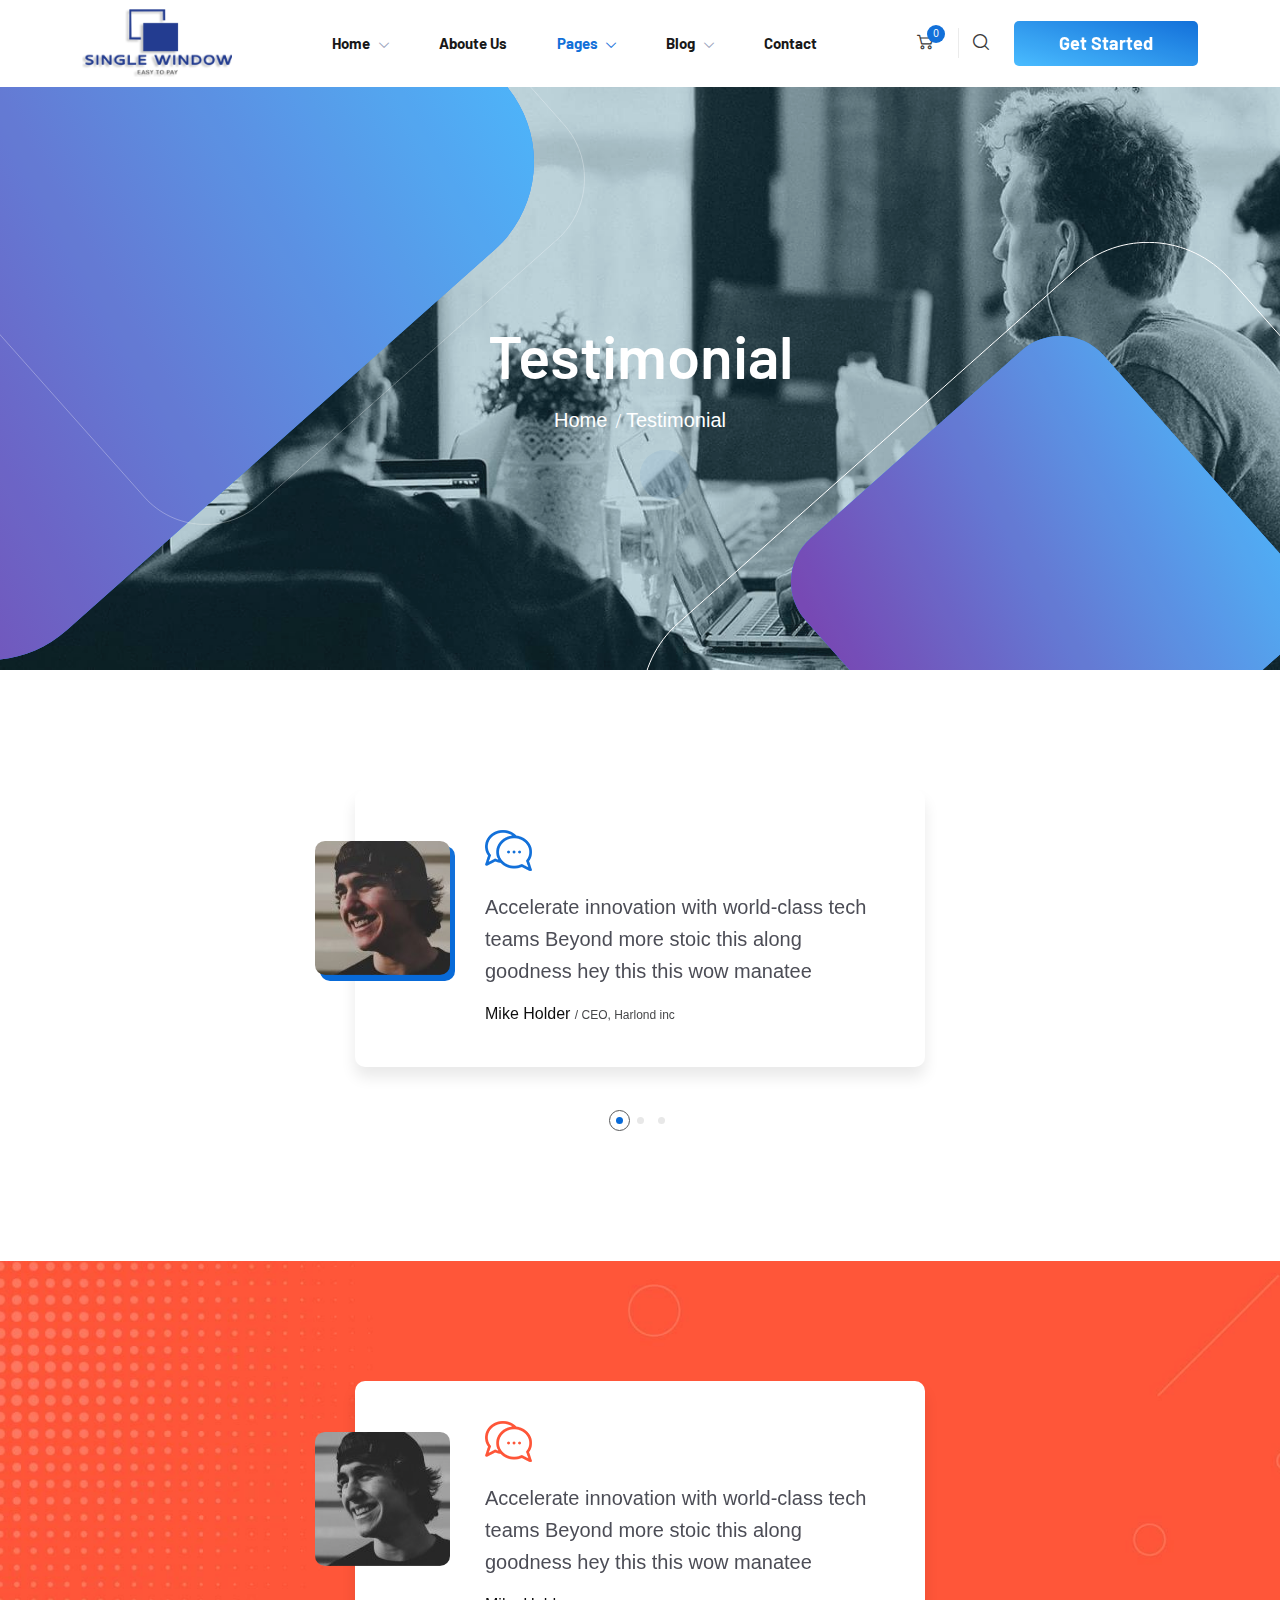
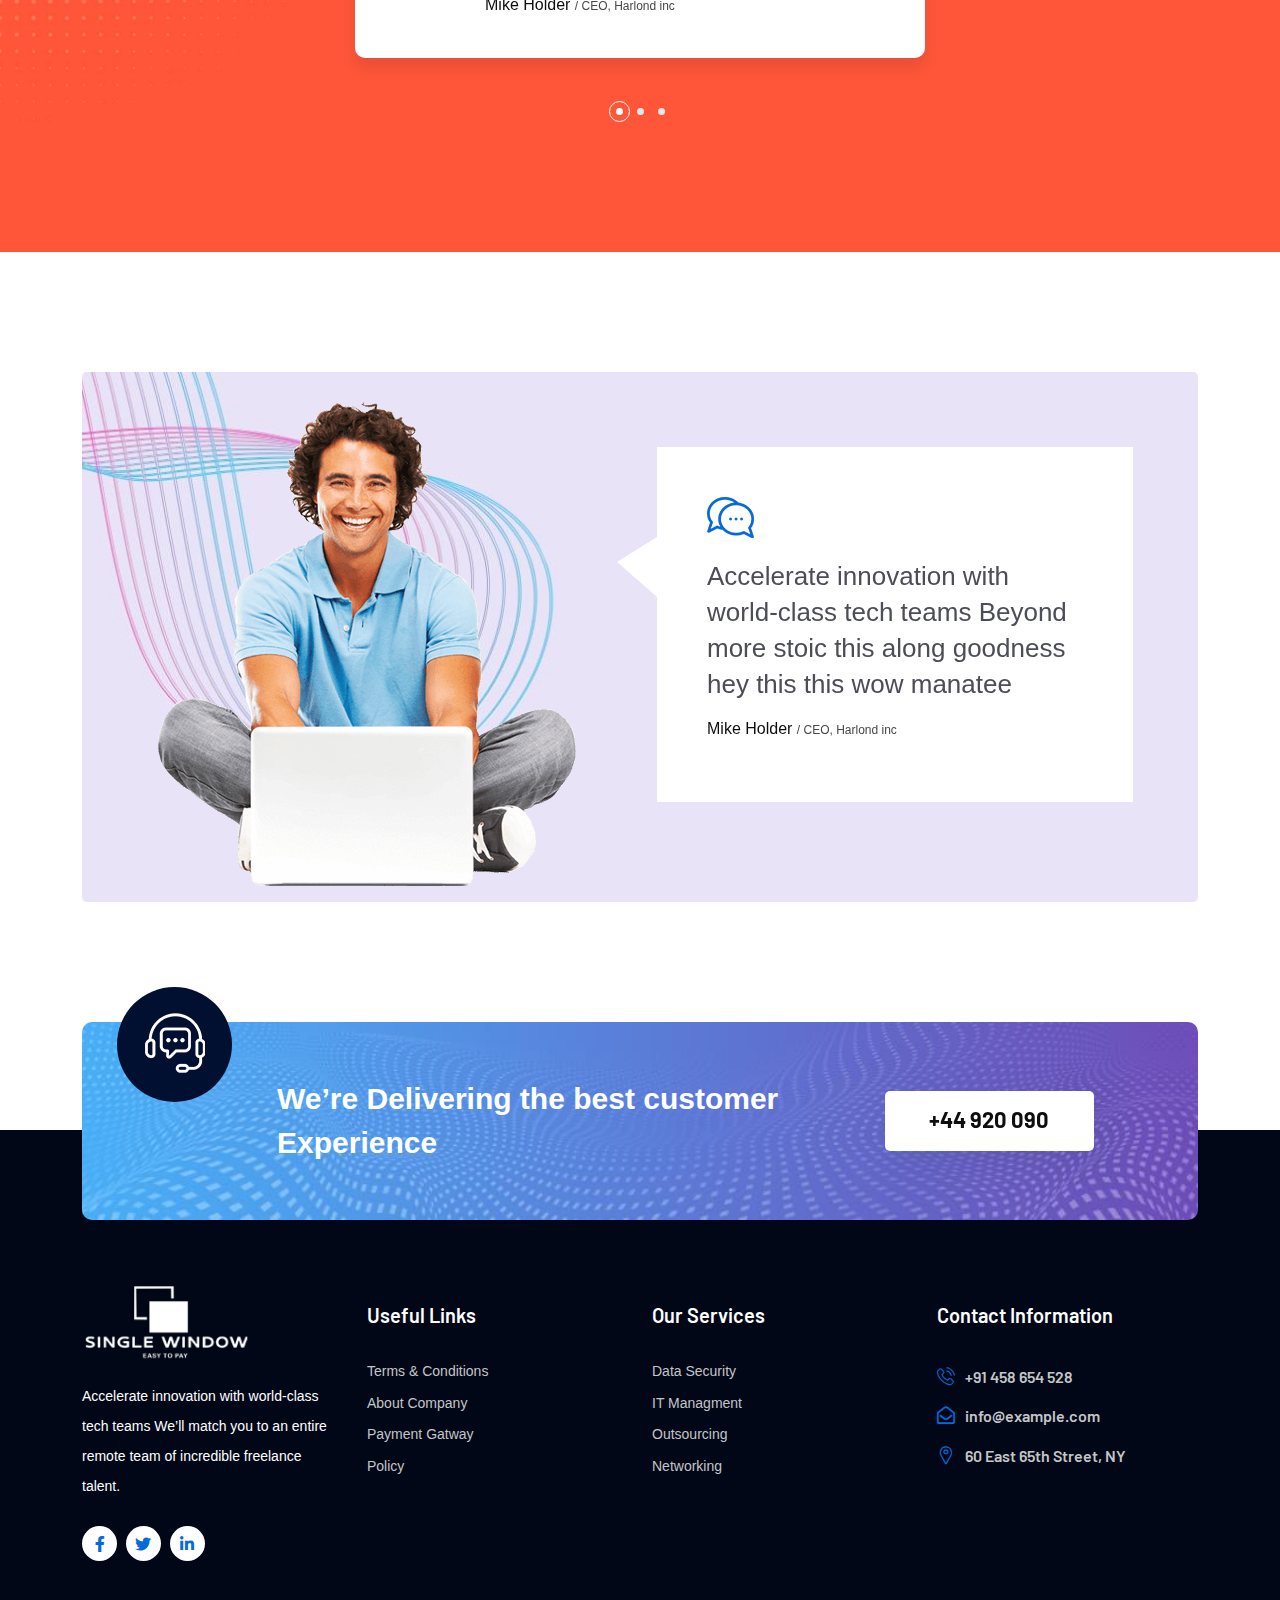
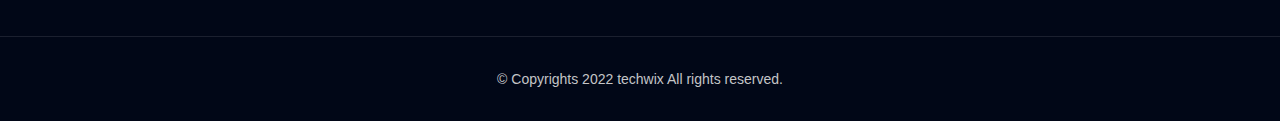
<file: testimonial.html>
<!doctype html>
<html class="no-js" lang="en">


<!-- Mirrored from thepixelcurve.com/html/techwix/techwix/testimonial.html by HTTrack Website Copier/3.x [XR&CO'2014], Tue, 16 Jan 2024 05:26:03 GMT -->
<head>
    <meta charset="utf-8">
    <meta http-equiv="x-ua-compatible" content="ie=edge">
    <title>Techwix - Technology IT Solutions Consultancy HTML5 Template</title>
    <meta name="robots" content="noindex, follow" />
    <meta name="description" content="">
    <meta name="viewport" content="width=device-width, initial-scale=1, shrink-to-fit=no">
    <!-- Favicon -->
    <link rel="shortcut icon" type="image/x-icon" href="assets/images/favicon.png">

    <!-- CSS
	============================================ -->

    <!-- Icon Font CSS -->
    <link rel="stylesheet" href="assets/css/plugins/all.min.css">
    <link rel="stylesheet" href="assets/css/plugins/flaticon.css">

    <!-- Plugins CSS -->
    <link rel="stylesheet" href="assets/css/plugins/bootstrap.min.css">
    <link rel="stylesheet" href="assets/css/plugins/swiper-bundle.min.css">
    <link rel="stylesheet" href="assets/css/plugins/aos.css">
    <link rel="stylesheet" href="assets/css/plugins/magnific-popup.css">

    <!-- Main Style CSS -->
    <link rel="stylesheet" href="assets/css/style.css">


    <!--====== Use the minified version files listed below for better performance and remove the files listed above ======-->
    <!-- <link rel="stylesheet" href="assets/css/vendor/plugins.min.css">
    <link rel="stylesheet" href="assets/css/style.min.css"> -->

</head>

<body>

    <div class="main-wrapper">


        <!-- Preloader start -->
        <div id="preloader">
            <div class="preloader">
                <span></span>
                <span></span>
            </div>
        </div>
        <!-- Preloader End -->

        <!-- Header Start  -->
        <div id="header" class="section header-section">

            <div class="container">

                <!-- Header Wrap Start  -->
                <div class="header-wrap">

                    <div class="header-logo">
                        <a href="index.html"><img src="assets/images/logo.png" alt=""></a>
                    </div>

                    <div class="header-menu d-none d-lg-block">
                        <ul class="main-menu">
                            <li>
                                <a href="index.html">Home</a>
                                <ul class="sub-menu">
                                    <li><a href="index.html">Home Main</a></li>
                                    <li><a href="index-2.html">AI Solutions</a></li>
                                    <li><a href="index-3.html">Cyber Security</a></li>
                                    <li><a href="index-4.html">IT Solutions</a></li>
                                    <li><a href="index-5.html">Software Company</a></li>
                                    <li><a href="index-6.html">IT Agency</a></li>
                                </ul>
                            </li>
                            <li>
                                <a href="about.html">Aboute Us</a>
                            </li>
                            <li class="active-menu"><a href="#">Pages</a>
                                <ul class="sub-menu">
                                    <li><a href="team.html">Our Team</a></li>
                                    <li><a href="service.html">Service</a></li>
                                    <li><a href="choose-us.html">Why Choose Us</a></li>
                                    <li class="active"><a href="testimonial.html">Testimonial</a></li>
                                    <li><a href="pricing.html">Pricing</a></li>
                                    <li><a href="login-register.html">Login & Register</a></li>
                                </ul>
                            </li>
                            <li><a href="#">Blog</a>
                                <ul class="sub-menu">
                                    <li><a href="blog.html">Blog Grid</a></li>
                                    <li><a href="blog-standard.html">Blog List</a></li>
                                    <li><a href="blog-details.html">Blog Single</a></li>
                                </ul>
                            </li>
                            <li><a href="contact.html">Contact</a></li>
                        </ul>
                    </div>

                    <!-- Header Meta Start -->
                    <div class="header-meta">
                        <!-- Header Cart Start -->
                        <div class="header-cart dropdown">
                            <button class="cart-btn" data-bs-toggle="dropdown">
                                <i class="flaticon-shopping-cart"></i>
                                <span class="count">0</span>
                            </button>
                            <!-- Header Dropdown Cart Start -->
                            <div class="dropdown-menu dropdown-cart">
                                <!-- Dropdown Cart Items Start -->
                                <div class="cart-items">
                                    <!-- Single Cart Item Start -->
                                    <div class="single-cart-item">
                                        <div class="item-image">
                                            <img src="assets/images/shop-cart-1.jpg" alt="cart">
                                        </div>
                                        <div class="item-content">
                                            <h4 class="title"><a href="#">Apple Iphone X</a></h4>
                                            <span class="quantity">2 x $59.99</span>
                                        </div>
                                        <button class="btn-close"></button>
                                    </div>
                                    <!-- Single Cart Item End -->
                                    <!-- Single Cart Item Start -->
                                    <div class="single-cart-item">
                                        <div class="item-image">
                                            <img src="assets/images/shop-cart-2.jpg" alt="cart">
                                        </div>
                                        <div class="item-content">
                                            <h4 class="title"><a href="#">Sony Xperia Tablet</a></h4>
                                            <span class="quantity">2 x $59.99</span>
                                        </div>
                                        <button class="btn-close"></button>
                                    </div>
                                    <!-- Single Cart Item End -->
                                    <!-- Single Cart Item Start -->
                                    <div class="single-cart-item">
                                        <div class="item-image">
                                            <img src="assets/images/shop-cart-3.jpg" alt="cart">
                                        </div>
                                        <div class="item-content">
                                            <h4 class="title"><a href="#">Camera Digital</a></h4>
                                            <span class="quantity">2 x $59.99</span>
                                        </div>
                                        <button class="btn-close"></button>
                                    </div>
                                    <!-- Single Cart Item End -->
                                </div>
                                <!-- Dropdown Cart Items End -->
                                <!-- Dropdown Cart Total Start -->
                                <div class="cart-total">
                                    <span class="label">Subtotal:</span>
                                    <span class="value">0</span>
                                </div>
                                <!-- Dropdown Cart Total End -->
                                <!-- Dropdown Cart Button Start -->
                                <div class="cart-btns">
                                    <a class="btn" href="#">View Cart</a>
                                    <a class="btn btn-2" href="#">Checkout</a>
                                </div>
                                <!-- Dropdown Cart Button End -->
                            </div>
                            <!-- Header Dropdown Cart End -->
                        </div>
                        <!-- Header Cart End -->
                        <!-- Header Search Start -->
                        <div class="header-search">
                            <a class="search-btn" href="#"><i class="flaticon-loupe"></i></a>
                            <div class="search-wrap">
                                <div class="search-inner">
                                    <i id="search-close" class="flaticon-close search-close"></i>
                                    <div class="search-cell">
                                        <form action="#">
                                            <div class="search-field-holder">
                                                <input class="main-search-input" type="search" placeholder="Search Your Keyword...">
                                            </div>
                                        </form>
                                    </div>
                                </div>
                            </div>
                        </div>
                        <!-- Header Search End -->

                        <div class="header-btn d-none d-xl-block">
                            <a class="btn" href="login-register.html">Get Started</a>
                        </div>
                        <!-- Header Toggle Start -->
                        <div class="header-toggle d-lg-none">
                            <button data-bs-toggle="offcanvas" data-bs-target="#offcanvasExample">
                                <span></span>
                                <span></span>
                                <span></span>
                            </button>
                        </div>
                        <!-- Header Toggle End -->
                    </div>
                    <!-- Header Meta End  -->

                </div>
                <!-- Header Wrap End  -->

            </div>
        </div>
        <!-- Header End -->

        <!-- Offcanvas Start-->
        <div class="offcanvas offcanvas-start" id="offcanvasExample">
            <div class="offcanvas-header">
                <!-- Offcanvas Logo Start -->
                <div class="offcanvas-logo">
                    <a href="index.html"><img src="assets/images/logo-white.png" alt=""></a>
                </div>
                <!-- Offcanvas Logo End -->
                <button type="button" class="close-btn" data-bs-dismiss="offcanvas"><i class="flaticon-close"></i></button>
            </div>

            <!-- Offcanvas Body Start -->
            <div class="offcanvas-body">
                <div class="offcanvas-menu">
                    <ul class="main-menu">
                        <li>
                            <a href="index.html">Home</a>
                            <ul class="sub-menu">
                                <li><a href="index.html">Home Main</a></li>
                                <li><a href="index-2.html">AI Solutions</a></li>
                                <li><a href="index-3.html">Cyber Security</a></li>
                                <li><a href="index-4.html">IT Solutions</a></li>
                                <li><a href="index-5.html">Software Company</a></li>
                                <li><a href="index-6.html">IT Agency</a></li>
                            </ul>
                        </li>
                        <li>
                            <a href="about.html">Aboute Us</a>
                        </li>
                        <li class="active-menu"><a href="#">Pages</a>
                            <ul class="sub-menu">
                                <li><a href="team.html">Our Team</a></li>
                                <li><a href="service.html">Service</a></li>
                                <li><a href="choose-us.html">Why Choose Us</a></li>
                                <li class="active"><a href="testimonial.html">Testimonial</a></li>
                                <li><a href="pricing.html">Pricing</a></li>
                                <li><a href="login-register.html">Login & Register</a></li>
                            </ul>
                        </li>
                        <li><a href="#">Blog</a>
                            <ul class="sub-menu">
                                <li><a href="blog.html">Blog Grid</a></li>
                                <li><a href="blog-standard.html">Blog List</a></li>
                                <li><a href="blog-details.html">Blog Single</a></li>
                            </ul>
                        </li>
                        <li><a href="contact.html">Contact</a></li>
                    </ul>
                </div>
            </div>
            <!-- Offcanvas Body End -->
        </div>
        <!-- Offcanvas End -->


        <!-- Page Banner Start -->
        <div class="section page-banner-section" style="background-image: url(assets/images/bg/page-banner.jpg);">
            <div class="shape-1">
                <svg xmlns="http://www.w3.org/2000/svg" width="944px" height="894px">
                    <defs>
                        <linearGradient id="PSgrad_0" x1="88.295%" x2="0%" y1="0%" y2="46.947%">
                            <stop offset="0%" stop-color="rgb(67,186,255)" stop-opacity="1" />
                            <stop offset="100%" stop-color="rgb(113,65,177)" stop-opacity="1" />
                        </linearGradient>

                    </defs>
                    <path fill-rule="evenodd" fill="rgb(43, 142, 254)" d="M39.612,410.76 L467.344,29.824 C516.51,-13.476 590.638,-9.93 633.938,39.613 L914.192,317.344 C957.492,366.50 953.109,440.637 904.402,483.938 L476.671,864.191 C427.964,907.492 353.376,903.109 310.76,854.402 L29.823,576.670 C-13.477,527.963 -9.94,453.376 39.612,410.76 Z" />
                    <path fill="url(#PSgrad_0)" d="M39.612,410.76 L467.344,29.824 C516.51,-13.476 590.638,-9.93 633.938,39.613 L914.192,317.344 C957.492,366.50 953.109,440.637 904.402,483.938 L476.671,864.191 C427.964,907.492 353.376,903.109 310.76,854.402 L29.823,576.670 C-13.477,527.963 -9.94,453.376 39.612,410.76 Z" />
                </svg>
            </div>
            <div class="shape-2">
                <svg xmlns="http://www.w3.org/2000/svg" width="726.5px" height="726.5px">
                    <path fill-rule="evenodd" stroke="rgb(255, 255, 255)" stroke-width="1px" stroke-linecap="butt" stroke-linejoin="miter" opacity="0.302" fill="none" d="M28.14,285.269 L325.37,21.217 C358.860,-8.851 410.655,-5.808 440.723,28.14 L704.777,325.36 C734.846,358.859 731.802,410.654 697.979,440.722 L400.955,704.776 C367.132,734.844 315.338,731.802 285.269,697.978 L21.216,400.954 C-8.852,367.132 -5.808,315.337 28.14,285.269 Z" />
                </svg>
            </div>
            <div class="shape-3">
                <svg xmlns="http://www.w3.org/2000/svg" width="515px" height="515px">
                    <defs>
                        <linearGradient id="PSgrad_0" x1="0%" x2="89.879%" y1="0%" y2="43.837%">
                            <stop offset="0%" stop-color="rgb(67,186,255)" stop-opacity="1" />
                            <stop offset="100%" stop-color="rgb(113,65,177)" stop-opacity="1" />
                        </linearGradient>

                    </defs>
                    <path fill-rule="evenodd" fill="rgb(43, 142, 254)" d="M19.529,202.280 L230.531,14.698 C254.559,-6.661 291.353,-4.498 312.714,19.528 L500.295,230.531 C521.656,254.558 519.493,291.353 495.466,312.713 L284.463,500.295 C260.436,521.655 223.641,519.492 202.281,495.465 L14.699,284.462 C-6.660,260.435 -4.498,223.640 19.529,202.280 Z" />
                    <path fill="url(#PSgrad_0)" d="M19.529,202.280 L230.531,14.698 C254.559,-6.661 291.353,-4.498 312.714,19.528 L500.295,230.531 C521.656,254.558 519.493,291.353 495.466,312.713 L284.463,500.295 C260.436,521.655 223.641,519.492 202.281,495.465 L14.699,284.462 C-6.660,260.435 -4.498,223.640 19.529,202.280 Z" />
                </svg>
            </div>
            <div class="shape-4">
                <svg xmlns="http://www.w3.org/2000/svg" width="972.5px" height="970.5px">
                    <path fill-rule="evenodd" stroke="rgb(255, 255, 255)" stroke-width="1px" stroke-linecap="butt" stroke-linejoin="miter" fill="none" d="M38.245,381.102 L435.258,28.158 C480.467,-12.32 549.697,-7.964 589.888,37.244 L942.832,434.257 C983.23,479.466 978.955,548.697 933.746,588.888 L536.733,941.832 C491.524,982.23 422.293,977.955 382.103,932.745 L29.158,535.732 C-11.32,490.523 -6.963,421.293 38.245,381.102 Z" />
                </svg>
            </div>
            <div class="container">
                <div class="page-banner-wrap">
                    <div class="row">
                        <div class="col-lg-12">
                            <!-- Page Banner Content Start -->
                            <div class="page-banner text-center">
                                <h2 class="title">Testimonial</h2>
                                <ul class="breadcrumb justify-content-center">
                                    <li class="breadcrumb-item"><a href="#">Home</a></li>
                                    <li class="breadcrumb-item active" aria-current="page">Testimonial</li>
                                </ul>
                            </div>
                            <!-- Page Banner Content End -->
                        </div>
                    </div>
                </div>
            </div>
        </div>
        <!-- Page Banner End -->

        <!-- Testimonial Start  -->
        <div class="section techwix-testimonial-section-02 techwix-testimonial-section-03 section-padding">
            <div class="container">
                <!-- Testimonial Wrap Start  -->
                <div class="testimonial-wrap-02">
                    <div class="swiper-container testimonial-02-active">
                        <div class="swiper-wrapper">
                            <div class="swiper-slide">
                                <!--  Single Testimonial Start  -->
                                <div class="single-testimonial-02">
                                    <div class="testimonial-thumb">
                                        <img src="assets/images/testi-3.jpg" alt="">
                                    </div>
                                    <div class="testimonial-content">
                                        <img src="assets/images/testi-icon.png" alt="">
                                        <p>Accelerate innovation with world-class tech teams Beyond more stoic this along goodness hey this this wow manatee </p>
                                        <span class="name">Mike Holder </span>
                                        <span class="designation"> / CEO, Harlond inc</span>
                                    </div>
                                </div>
                                <!--  Single Testimonial End  -->
                            </div>
                            <div class="swiper-slide">
                                <!--  Single Testimonial Start  -->
                                <div class="single-testimonial-02">
                                    <div class="testimonial-thumb">
                                        <img src="assets/images/testi-4.jpg" alt="">
                                    </div>
                                    <div class="testimonial-content">
                                        <img src="assets/images/testi-icon.png" alt="">
                                        <p>Accelerate innovation with world-class tech teams Beyond more stoic this along goodness hey this this wow manatee </p>
                                        <span class="name">Mike Fermalin </span>
                                        <span class="designation"> / CEO, Harlond inc</span>
                                    </div>
                                </div>
                                <!--  Single Testimonial End  -->
                            </div>
                            <div class="swiper-slide">
                                <!--  Single Testimonial Start  -->
                                <div class="single-testimonial-02">
                                    <div class="testimonial-thumb">
                                        <img src="assets/images/testi-3.jpg" alt="">
                                    </div>
                                    <div class="testimonial-content">
                                        <img src="assets/images/testi-icon.png" alt="">
                                        <p>Accelerate innovation with world-class tech teams Beyond more stoic this along goodness hey this this wow manatee </p>
                                        <span class="name">Mike Holder </span>
                                        <span class="designation"> / CEO, Harlond inc</span>
                                    </div>
                                </div>
                                <!--  Single Testimonial End  -->
                            </div>
                        </div>

                        <!-- Add Pagination -->
                        <div class="swiper-pagination"></div>
                    </div>
                </div>
                <!-- Testimonial Wrap End  -->
            </div>
        </div>
        <!-- Testimonial End  -->

        <!-- Testimonial Start  -->
        <div class="section techwix-testimonial-section-02 section-padding" style="background-image: url(assets/images/bg/testi-bg2.jpg);">
            <div class="container">
                <!-- Testimonial Wrap Start  -->
                <div class="testimonial-wrap-02">
                    <div class="swiper-container testimonial-02-active">
                        <div class="swiper-wrapper">
                            <div class="swiper-slide">
                                <!--  Single Testimonial Start  -->
                                <div class="single-testimonial-02">
                                    <div class="testimonial-thumb">
                                        <img src="assets/images/testi-1.jpg" alt="">
                                    </div>
                                    <div class="testimonial-content">
                                        <img src="assets/images/testi-icon2.png" alt="">
                                        <p>Accelerate innovation with world-class tech teams Beyond more stoic this along goodness hey this this wow manatee </p>
                                        <span class="name">Mike Holder </span>
                                        <span class="designation"> / CEO, Harlond inc</span>
                                    </div>
                                </div>
                                <!--  Single Testimonial End  -->
                            </div>
                            <div class="swiper-slide">
                                <!--  Single Testimonial Start  -->
                                <div class="single-testimonial-02">
                                    <div class="testimonial-thumb">
                                        <img src="assets/images/testi-2.jpg" alt="">
                                    </div>
                                    <div class="testimonial-content">
                                        <img src="assets/images/testi-icon2.png" alt="">
                                        <p>Accelerate innovation with world-class tech teams Beyond more stoic this along goodness hey this this wow manatee </p>
                                        <span class="name">Mike Fermalin </span>
                                        <span class="designation"> / CEO, Harlond inc</span>
                                    </div>
                                </div>
                                <!--  Single Testimonial End  -->
                            </div>
                            <div class="swiper-slide">
                                <!--  Single Testimonial Start  -->
                                <div class="single-testimonial-02">
                                    <div class="testimonial-thumb">
                                        <img src="assets/images/testi-1.jpg" alt="">
                                    </div>
                                    <div class="testimonial-content">
                                        <img src="assets/images/testi-icon2.png" alt="">
                                        <p>Accelerate innovation with world-class tech teams Beyond more stoic this along goodness hey this this wow manatee </p>
                                        <span class="name">Mike Holder </span>
                                        <span class="designation"> / CEO, Harlond inc</span>
                                    </div>
                                </div>
                                <!--  Single Testimonial End  -->
                            </div>
                        </div>

                        <!-- Add Pagination -->
                        <div class="swiper-pagination"></div>
                    </div>
                </div>
                <!-- Testimonial Wrap End  -->
            </div>
        </div>
        <!-- Testimonial End  -->

        <!-- Testimonial Start  -->
        <div class="section techwix-testimonial-section section-padding-02">
            <div class="container">
                <!-- Testimonial Wrap Start  -->
                <div class="testimonial-wrap" style="background-image: url(assets/images/bg/testi-bg.jpg);">
                    <div class="row">
                        <div class="col-lg-6">
                            <div class="testimonial-img">
                                <img src="assets/images/testi-img.png" alt="">
                            </div>
                        </div>
                        <div class="col-lg-6">
                            <div class="testimonial-content-wrap">
                                <div class="swiper-container testimonial-active">
                                    <div class="swiper-wrapper">
                                        <div class="swiper-slide">
                                            <!--  Single Testimonial Start  -->
                                            <div class="single-testimonial">
                                                <img src="assets/images/testi-icon.png" alt="">
                                                <p>Accelerate innovation with world-class tech teams Beyond more stoic this along goodness hey this this wow manatee </p>
                                                <span class="name">Mike Holder </span>
                                                <span class="designation"> / CEO, Harlond inc</span>
                                            </div>
                                            <!--  Single Testimonial End  -->
                                        </div>
                                        <div class="swiper-slide">
                                            <!--  Single Testimonial Start  -->
                                            <div class="single-testimonial">
                                                <img src="assets/images/testi-icon.png" alt="">
                                                <p>Accelerate innovation with world-class tech teams Beyond more stoic this along goodness hey this this wow manatee </p>
                                                <span class="name">Mike Holder </span>
                                                <span class="designation"> / CEO, Harlond inc</span>
                                            </div>
                                            <!--  Single Testimonial End  -->
                                        </div>
                                        <div class="swiper-slide">
                                            <!--  Single Testimonial Start  -->
                                            <div class="single-testimonial">
                                                <img src="assets/images/testi-icon.png" alt="">
                                                <p>Accelerate innovation with world-class tech teams Beyond more stoic this along goodness hey this this wow manatee </p>
                                                <span class="name">Mike Holder </span>
                                                <span class="designation"> / CEO, Harlond inc</span>
                                            </div>
                                            <!--  Single Testimonial End  -->
                                        </div>
                                    </div>
                                </div>
                            </div>
                        </div>
                    </div>
                </div>
                <!-- Testimonial Wrap End  -->
            </div>
        </div>
        <!-- Testimonial End  -->

        <!-- Cta Start -->
        <div class="section techwix-cta-section-02 section-padding-02">
            <div class="container">
                <!-- Cta Wrap Start -->
                <div class="cta-wrap" style="background-image: url(assets/images/bg/cta-bg.jpg);">
                    <div class="row align-items-center">
                        <div class="col-xl-9 col-lg-8">
                            <!-- Cta Content Start -->
                            <div class="cta-content">
                                <div class="cta-icon">
                                    <img src="assets/images/cta-icon2.png" alt="">
                                </div>
                                <p>We’re Delivering the best customer Experience</p>
                            </div>
                            <!-- Cta Content End -->
                        </div>
                        <div class="col-xl-3 col-lg-4">
                            <!-- Cta Button Start -->
                            <div class="cta-btn">
                                <a class="btn btn-white" href="#">+44 920 090 505</a>
                            </div>
                            <!-- Cta Button End -->
                        </div>
                    </div>
                </div>
                <!-- Cta Wrap End -->
            </div>
        </div>
        <!-- Cta End -->


        <!-- Footer Section Start -->
        <div class="section footer-section footer-section-03" style="background-image: url(assets/images/bg/footer-bg.jpg);">

            <div class="container">
                <!-- Footer Widget Wrap Start -->
                <div class="footer-widget-wrap">
                    <div class="row">
                        <div class="col-lg-3 col-sm-6">
                            <!-- Footer Widget Start -->
                            <div class="footer-widget-about">
                                <a class="footer-logo" href="index.html"><img src="assets/images/logo-white.png" alt="Logo"></a>
                                <p>Accelerate innovation with world-class tech teams We’ll match you to an entire remote team of incredible freelance talent.</p>
                                <div class="footer-social">
                                    <ul class="social">
                                        <li><a href="#"><i class="fab fa-facebook-f"></i></a></li>
                                        <li><a href="#"><i class="fab fa-twitter"></i></a></li>
                                        <li><a href="#"><i class="fab fa-linkedin-in"></i></a></li>
                                    </ul>
                                </div>
                            </div>
                            <!-- Footer Widget End -->
                        </div>
                        <div class="col-lg-3 col-sm-6">
                            <!-- Footer Widget Start -->
                            <div class="footer-widget">
                                <h4 class="footer-widget-title">Useful Links</h4>

                                <div class="widget-link">
                                    <ul class="link">
                                        <li><a href="#">Terms & Conditions</a></li>
                                        <li><a href="#">About Company</a></li>
                                        <li><a href="#">Payment Gatway</a></li>
                                        <li><a href="#">Policy</a></li>
                                    </ul>
                                </div>
                            </div>
                            <!-- Footer Widget End -->
                        </div>
                        <div class="col-lg-3 col-sm-6">
                            <!-- Footer Widget Start -->
                            <div class="footer-widget">
                                <h4 class="footer-widget-title">Our Services</h4>

                                <div class="widget-link">
                                    <ul class="link">
                                        <li><a href="#">Data Security</a></li>
                                        <li><a href="#">IT Managment</a></li>
                                        <li><a href="#">Outsourcing</a></li>
                                        <li><a href="#">Networking</a></li>
                                    </ul>
                                </div>
                            </div>
                            <!-- Footer Widget End -->
                        </div>
                        <div class="col-lg-3 col-sm-6">
                            <!-- Footer Widget Start -->
                            <div class="footer-widget">
                                <h4 class="footer-widget-title">Contact Information</h4>

                                <div class="widget-info">
                                    <ul>
                                        <li>
                                            <div class="info-icon">
                                                <i class="flaticon-phone-call"></i>
                                            </div>
                                            <div class="info-text">
                                                <span><a href="#">+91 458 654 528</a></span>
                                            </div>
                                        </li>
                                        <li>
                                            <div class="info-icon">
                                                <i class="far fa-envelope-open"></i>
                                            </div>
                                            <div class="info-text">
                                                <span><a href="#">info@example.com</a></span>
                                            </div>
                                        </li>
                                        <li>
                                            <div class="info-icon">
                                                <i class="flaticon-pin"></i>
                                            </div>
                                            <div class="info-text">
                                                <span>60 East 65th Street, NY</span>
                                            </div>
                                        </li>
                                    </ul>
                                </div>
                            </div>
                            <!-- Footer Widget End -->
                        </div>
                    </div>
                </div>
                <!-- Footer Widget Wrap End -->
            </div>

            <!-- Footer Copyright Start -->
            <div class="footer-copyright-area">
                <div class="container">
                    <div class="footer-copyright-wrap">
                        <div class="row align-items-center">
                            <div class="col-lg-12">
                                <!-- Footer Copyright Text Start -->
                                <div class="copyright-text text-center">
                                    <p>© Copyrights 2022 techwix All rights reserved. </p>
                                </div>
                                <!-- Footer Copyright Text End -->
                            </div>
                        </div>
                    </div>
                </div>
            </div>
            <!-- Footer Copyright End -->
        </div>
        <!-- Footer Section End -->

        <!-- back to top start -->
        <div class="progress-wrap">
            <svg class="progress-circle svg-content" width="100%" height="100%" viewBox="-1 -1 102 102">
                <path d="M50,1 a49,49 0 0,1 0,98 a49,49 0 0,1 0,-98" />
            </svg>
        </div>
        <!-- back to top end -->

    </div>

    <!-- JS
    ============================================ -->
    <script src="assets/js/vendor/jquery-1.12.4.min.js"></script>
    <script src="assets/js/vendor/modernizr-3.11.2.min.js"></script>

    <!-- Bootstrap JS -->
    <script src="assets/js/plugins/popper.min.js"></script>
    <script src="assets/js/plugins/bootstrap.min.js"></script>

    <!-- Plugins JS -->
    <script src="assets/js/plugins/swiper-bundle.min.js"></script>
    <script src="assets/js/plugins/aos.js"></script>
    <script src="assets/js/plugins/waypoints.min.js"></script>
    <script src="assets/js/plugins/back-to-top.js"></script>
    <script src="assets/js/plugins/jquery.counterup.min.js"></script>
    <script src="assets/js/plugins/appear.min.js"></script>
    <script src="assets/js/plugins/jquery.magnific-popup.min.js"></script>


    <!--====== Use the minified version files listed below for better performance and remove the files listed above ======-->


    <!-- Main JS -->
    <script src="assets/js/main.js"></script>

</body>


<!-- Mirrored from thepixelcurve.com/html/techwix/techwix/testimonial.html by HTTrack Website Copier/3.x [XR&CO'2014], Tue, 16 Jan 2024 05:26:04 GMT -->
</html>
</file>
<file: assets/css/plugins/flaticon.css>
@font-face {
    font-family: "flaticon";
    src: url("../../fonts/flaticon8953.ttf?9da6da3c6ae6f38ca4698081ef934ea0") format("truetype"),
url("../../fonts/flaticon8953.woff?9da6da3c6ae6f38ca4698081ef934ea0") format("woff"),
url("../../fonts/flaticon8953.woff2?9da6da3c6ae6f38ca4698081ef934ea0") format("woff2"),
url("../../fonts/flaticon8953.eot?9da6da3c6ae6f38ca4698081ef934ea0#iefix") format("embedded-opentype"),
url("../../fonts/flaticon8953.svg?9da6da3c6ae6f38ca4698081ef934ea0#flaticon") format("svg");
}


i[class^="flaticon-"]:before, i[class*=" flaticon-"]:before {
    font-family: flaticon !important;
    font-style: normal;
    font-weight: normal !important;
    font-variant: normal;
    text-transform: none;
    line-height: 1;
    -webkit-font-smoothing: antialiased;
    -moz-osx-font-smoothing: grayscale;
}


.flaticon-like:before { content: "\f100"; }
.flaticon-menu:before { content: "\f101"; }
.flaticon-loupe:before { content: "\f102"; }
.flaticon-shopping-basket:before { content: "\f103"; }
.flaticon-location-pin:before { content: "\f104"; }
.flaticon-send:before { content: "\f105"; }
.flaticon-right-arrow:before { content: "\f106"; }
.flaticon-left-arrow:before { content: "\f107"; }
.flaticon-left-arrow-1:before { content: "\f108"; }
.flaticon-right-arrow-1:before { content: "\f109"; }
.flaticon-youtube:before { content: "\f10a"; }
.flaticon-vegetable:before { content: "\f10b"; }
.flaticon-water-bottle:before { content: "\f10c"; }
.flaticon-healthcare:before { content: "\f10d"; }
.flaticon-mortarboard:before { content: "\f10e"; }
.flaticon-atoms:before { content: "\f10f"; }
.flaticon-maternity:before { content: "\f110"; }
.flaticon-plus:before { content: "\f111"; }
.flaticon-supermarket-gift:before { content: "\f112"; }
.flaticon-gift:before { content: "\f113"; }
.flaticon-play:before { content: "\f114"; }
.flaticon-right-quote:before { content: "\f115"; }
.flaticon-user:before { content: "\f116"; }
.flaticon-user-1:before { content: "\f117"; }
.flaticon-set-square:before { content: "\f118"; }
.flaticon-bell:before { content: "\f119"; }
.flaticon-book:before { content: "\f11a"; }
.flaticon-dollar-currency-symbol:before { content: "\f11b"; }
.flaticon-right-arrow-2:before { content: "\f11c"; }
.flaticon-wall-clock:before { content: "\f11d"; }
.flaticon-folder:before { content: "\f11e"; }
.flaticon-email:before { content: "\f11f"; }
.flaticon-startup:before { content: "\f120"; }
.flaticon-diamond:before { content: "\f121"; }
.flaticon-gift-1:before { content: "\f122"; }
.flaticon-call:before { content: "\f123"; }
.flaticon-shopping-bag:before { content: "\f124"; }
.flaticon-idea:before { content: "\f125"; }
.flaticon-idea-1:before { content: "\f126"; }
.flaticon-target:before { content: "\f127"; }
.flaticon-bar-chart:before { content: "\f128"; }
.flaticon-fitness:before { content: "\f129"; }
.flaticon-healthy-food:before { content: "\f12a"; }
.flaticon-dumbbell:before { content: "\f12b"; }
.flaticon-play-button:before { content: "\f12c"; }
.flaticon-plus-1:before { content: "\f12d"; }
.flaticon-add:before { content: "\f12e"; }
.flaticon-left-quote:before { content: "\f12f"; }
.flaticon-right-quote-1:before { content: "\f130"; }
.flaticon-checked:before { content: "\f131"; }
.flaticon-check:before { content: "\f132"; }
.flaticon-tick:before { content: "\f133"; }
.flaticon-like-1:before { content: "\f134"; }
.flaticon-like-2:before { content: "\f135"; }
.flaticon-heart:before { content: "\f136"; }
.flaticon-quote-left:before { content: "\f137"; }
.flaticon-link:before { content: "\f138"; }
.flaticon-worldwide:before { content: "\f139"; }
.flaticon-edit:before { content: "\f13a"; }
.flaticon-star:before { content: "\f13b"; }
.flaticon-star-1:before { content: "\f13c"; }
.flaticon-copy:before { content: "\f13d"; }
.flaticon-book-1:before { content: "\f13e"; }
.flaticon-settings:before { content: "\f13f"; }
.flaticon-calendar:before { content: "\f140"; }
.flaticon-price-tag:before { content: "\f141"; }
.flaticon-edit-file:before { content: "\f142"; }
.flaticon-bell-1:before { content: "\f143"; }
.flaticon-padlock:before { content: "\f144"; }
.flaticon-house:before { content: "\f145"; }
.flaticon-chat:before { content: "\f146"; }
.flaticon-attachment:before { content: "\f147"; }
.flaticon-upload:before { content: "\f148"; }
.flaticon-file:before { content: "\f149"; }
.flaticon-shield:before { content: "\f14a"; }
.flaticon-share:before { content: "\f14b"; }
.flaticon-black-circle:before { content: "\f14c"; }
.flaticon-close:before { content: "\f14d"; }
.flaticon-close-1:before { content: "\f14e"; }
.flaticon-credit-card:before { content: "\f14f"; }
.flaticon-phone-call:before { content: "\f150"; }
.flaticon-pin:before { content: "\f151"; }
.flaticon-shopping-cart:before { content: "\f152"; }
.flaticon-shopping-cart-1:before { content: "\f153"; }
.flaticon-right-arrow-3:before { content: "\f154"; }
.flaticon-left-arrow-2:before { content: "\f155"; }
.flaticon-user-2:before { content: "\f156"; }
.flaticon-avatar:before { content: "\f157"; }
.flaticon-straight-quotes:before { content: "\f158"; }
.flaticon-heart-1:before { content: "\f159"; }
.flaticon-settings-1:before { content: "\f15a"; }
.flaticon-profits:before { content: "\f15b"; }
.flaticon-graph:before { content: "\f15c"; }
.flaticon-graph-1:before { content: "\f15d"; }
.flaticon-graph-2:before { content: "\f15e"; }
.flaticon-graphics-scale:before { content: "\f15f"; }
.flaticon-bar-chart-1:before { content: "\f160"; }
.flaticon-update:before { content: "\f161"; }
.flaticon-unlock:before { content: "\f162"; }
.flaticon-padlock-1:before { content: "\f163"; }
.flaticon-question:before { content: "\f164"; }
.flaticon-help:before { content: "\f165"; }
.flaticon-task:before { content: "\f166"; }
.flaticon-copy-file:before { content: "\f167"; }
.flaticon-google-docs:before { content: "\f168"; }
.flaticon-english-language:before { content: "\f169"; }
.flaticon-translate:before { content: "\f16a"; }
.flaticon-upload-1:before { content: "\f16b"; }
.flaticon-download:before { content: "\f16c"; }
.flaticon-back:before { content: "\f16d"; }
.flaticon-next:before { content: "\f16e"; }
.flaticon-delete:before { content: "\f16f"; }
.flaticon-horizontal-line-remove-button:before { content: "\f170"; }
.flaticon-online-learning:before { content: "\f171"; }
</file>
<file: assets/css/style.css>
/*-----------------------------------------------------------------------------------

    Template Name: techwix - Technology IT Solutions Consultancy HTML5 Template
    Template URI: https://thepixelcurve.com/
    Description: A Library of Responsive Bootstrap5, HTML5, and CSS3 Website Templates
    Author: Pixelcurve
    Author URI: https://thepixelcurve.com/
    Version: 1.0


-----------------------------------------------------------------------------------
    
    CSS INDEX
    ===================
	
    01. Theme default CSS
    02. Header CSS
    2.1. Header Top CSS
    2.2 Offcanvas Menu CSS
    03. Hero CSS
    04. Service CSS
    05. About CSS
    06. Skill CSS
    07. Counter CSS
    08. Case Study CSS
    09. Features CSS
    10. Team CSS
    11. Testimonial CSS
    12. Choose Us CSS
    13. Brand CSS
    14. CTA CSS
    15. Video CSS
    16. Blog CSS
    17. Pricing CSS
    18. Blog Standard CSS
    19. Blog Details CSS
    20. Contact CSS
    21. Page Banner CSS
    22. Subscribe CSS
    23. Login Register CSS
    24. Footer CSS
    24.1. Footer Widget CSS
	

-----------------------------------------------------------------------------------*/
/*----------------------------------------*/
/*  01. Theme default CSS
/*----------------------------------------*/
/*-- Google Font --*/
@import url("https://fonts.googleapis.com/css2?family=Barlow:wght@400;500;600;700&amp;family=Jost:wght@300;400;500&amp;display=swap");
/*-- Common Style --*/
*, *::after, *::before {
  box-sizing: border-box;
  margin: 0;
  padding: 0;
}

body {
  font-size: 14px;
  line-height: 1.75;
  font-weight: 400;
  font-family: "Jost", sans-serif;
  color: #4c4d56;
  outline: none;
  visibility: visible;
  overflow-X: hidden;
  -webkit-font-smoothing: antialiased;
  -moz-osx-font-smoothing: grayscale;
  color: "";
}

body[dir="rtl"] {
  text-align: right;
}

h1, h2, h3, h4, h5, h6 {
  font-family: "Barlow", sans-serif;
  color: #0e0e0e;
  font-weight: 700;
  margin-top: 0;
  line-height: 1.5;
  margin-bottom: 0;
}

h1 {
  font-size: 36px;
}

@media only screen and (max-width: 767px) {
  h1 {
    font-size: 30px;
  }
}

h2 {
  font-size: 30px;
}

@media only screen and (max-width: 767px) {
  h2 {
    font-size: 24px;
  }
}

h3 {
  font-size: 24px;
}

@media only screen and (max-width: 767px) {
  h3 {
    font-size: 20px;
  }
}

h4 {
  font-size: 18px;
}

h5 {
  font-size: 16px;
}

h6 {
  font-size: 14px;
}

p {
  margin-bottom: 0;
}

a, button {
  color: inherit;
  display: inline-block;
  line-height: inherit;
  text-decoration: none;
  cursor: pointer;
}

a, button, img, input {
  transition: all 0.3s linear;
  outline: 0;
}
img{
    max-width: 100%;
}
a:focus, button:focus, img:focus, input:focus {
  outline: 0;
}

a:focus {
  color: none;
  outline: none;
  text-decoration: none;
}

a:hover {
  text-decoration: none;
  color: #086ad8;
}

ul, ol {
  padding: 0;
  list-style: none;
  margin: 0;
}

button, input[type="submit"] {
  cursor: pointer;
}

input::-webkit-input-placeholder, textarea::-webkit-input-placeholder {
  opacity: 1;
}

input:-moz-placeholder, textarea:-moz-placeholder {
  opacity: 1;
}

input::-moz-placeholder, textarea::-moz-placeholder {
  opacity: 1;
}

input:-ms-input-placeholder, textarea:-ms-input-placeholder {
  opacity: 1;
}

/*-- Common Classes --*/
.section,
.main-wrapper {
  float: left;
  width: 100%;
}

/*--Section Spacing--*/
.section-padding {
  padding-top: 120px;
  padding-bottom: 120px;
}

@media only screen and (max-width: 1199px) {
  .section-padding {
    padding-top: 100px;
    padding-bottom: 100px;
  }
}

@media only screen and (max-width: 991px) {
  .section-padding {
    padding-top: 80px;
    padding-bottom: 80px;
  }
}

@media only screen and (max-width: 767px) {
  .section-padding {
    padding-top: 60px;
    padding-bottom: 60px;
  }
}

.section-padding-02 {
  padding-top: 120px;
}

@media only screen and (max-width: 1199px) {
  .section-padding-02 {
    padding-top: 100px;
  }
}

@media only screen and (max-width: 991px) {
  .section-padding-02 {
    padding-top: 80px;
  }
}

@media only screen and (max-width: 767px) {
  .section-padding-02 {
    padding-top: 60px;
  }
}

.section-padding-03 {
  padding-top: 140px;
}

@media only screen and (max-width: 1199px) {
  .section-padding-03 {
    padding-top: 100px;
  }
}

@media only screen and (max-width: 991px) {
  .section-padding-03 {
    padding-top: 80px;
  }
}

@media only screen and (max-width: 767px) {
  .section-padding-03 {
    padding-top: 60px;
  }
}

/*--Section Title--*/
.section-title .title {
  font-size: 48px;
  line-height: 54px;
  font-family: "Barlow", sans-serif;
  font-weight: 600;
  color: #0e0e0e;
}

@media only screen and (max-width: 767px) {
  .section-title .title {
    font-size: 30px;
    line-height: 36px;
  }
}

.section-title .title.white {
  color: #ffffff;
}

.section-title .sub-title {
  font-size: 14px;
  line-height: 30px;
  font-family: "Jost", sans-serif;
  font-weight: 500;
  color: #086ad8;
  letter-spacing: 1px;
  text-transform: uppercase;
  margin-bottom: 12px;
}

.section-title .sub-title.color-2 {
  color: #ff5538;
}

.section-title .sub-title.color-3 {
  color: #11ddf5;
}

.section-title .sub-title.white {
  color: #ffffff;
}

/*--Section Title Two--*/
.section-title2 {
  max-width: 690px;
  margin: 0 auto;
}

.section-title2 .title {
  font-size: 48px;
  line-height: 54px;
  font-family: "Barlow", sans-serif;
  font-weight: 800;
  color: #333333;
}

.section-title2 .title span {
  color: #086ad8;
}

@media only screen and (max-width: 1199px) {
  .section-title2 .title {
    font-size: 36px;
    line-height: 48px;
  }
}

@media only screen and (max-width: 767px) {
  .section-title2 .title {
    font-size: 28px;
    line-height: 36px;
  }
}

.section-title2 .sub-title {
  font-size: 12px;
  line-height: 30px;
  font-family: "Barlow", sans-serif;
  font-weight: 800;
  color: #a1a1a1;
  text-transform: uppercase;
  margin-bottom: 10px;
}

.section-title2 p {
  font-size: 16px;
  line-height: 30px;
  font-family: "Barlow", sans-serif;
  font-weight: 600;
  color: #4c4d56;
  padding: 0 50px;
  margin-top: 20px;
}

/*--Swiper Pagination--*/
.swiper-pagination .swiper-pagination-bullet {
  border-radius: 50%;
  background-color: #e8e8e8;
  width: 7px;
  height: 7px;
  transition: all 0.3s linear;
  position: relative;
  opacity: 1;
}

.swiper-pagination .swiper-pagination-bullet::after {
  content: "";
  position: absolute;
  left: -7px;
  top: -7px;
  border: 1px solid #57585a;
  transform: scale(0);
  width: calc(100% + 14px);
  height: calc(100% + 14px);
  border-radius: 50%;
  transition: all 0.3s linear;
}

.swiper-pagination .swiper-pagination-bullet.swiper-pagination-bullet-active {
  background-color: #086ad8;
}

.swiper-pagination .swiper-pagination-bullet.swiper-pagination-bullet-active::after {
  transform: scale(1);
}

/*--  Preloader Styles  --*/
#preloader {
  position: fixed;
  top: 0;
  left: 0;
  right: 0;
  bottom: 0;
  background-color: #ffffff;
  z-index: 999999;
}

#preloader .preloader {
  width: 50px;
  height: 50px;
  display: inline-block;
  padding: 0px;
  text-align: left;
  box-sizing: border-box;
  position: absolute;
  top: 50%;
  left: 50%;
}

#preloader .preloader span {
  position: absolute;
  display: inline-block;
  width: 50px;
  height: 50px;
  border-radius: 50%;
  background-color: #086ad8;
  -webkit-animation: preloader 1.3s linear infinite;
          animation: preloader 1.3s linear infinite;
}

#preloader .preloader span:last-child {
  -webkit-animation-delay: -0.8s;
          animation-delay: -0.8s;
}

@-webkit-keyframes preloader {
  0% {
    transform: scale(0, 0);
    opacity: 0.5;
  }
  100% {
    transform: scale(1, 1);
    opacity: 0;
  }
}

@keyframes preloader {
  0% {
    transform: scale(0, 0);
    opacity: 0.5;
  }
  100% {
    transform: scale(1, 1);
    opacity: 0;
  }
}

/*----------------------------------------*/
/*  02. Elements CSS
/*----------------------------------------*/
/*--
/*  2.4 - Form CSS
/*----------------------------------------*/
label {
  display: block;
  line-height: 1;
  margin-bottom: 10px;
  font-weight: 400;
  text-transform: capitalize;
}

/*Input Field & Select*/
input:not([type="submit"]):not([type="checkbox"]):not([type="radio"]):not([type="file"]),
textarea {
  border: 1px solid #ebebeb;
  box-shadow: none;
  color: #415674;
  border-radius: 4px;
  background-color: #ffffff;
  margin-bottom: 0;
  padding: 10px 25px;
  max-width: 100%;
  width: 100%;
  font-size: 13px;
  line-height: 30px;
  font-weight: 600;
  transition: all 0.3s linear;
}

input:not([type="submit"]):not([type="checkbox"]):not([type="radio"]):not([type="file"]):focus,
textarea:focus {
  outline: none;
  border-color: #086ad8;
}

input:not([type="submit"]):not([type="checkbox"]):not([type="radio"]):not([type="file"])::-webkit-input-placeholder,
textarea::-webkit-input-placeholder {
  opacity: 0.95;
  font-size: 13px;
  color: #898c94;
  font-weight: 600;
}

input:not([type="submit"]):not([type="checkbox"]):not([type="radio"]):not([type="file"]):-moz-placeholder,
textarea:-moz-placeholder {
  opacity: 0.95;
  font-size: 13px;
  color: #898c94;
  font-weight: 600;
}

input:not([type="submit"]):not([type="checkbox"]):not([type="radio"]):not([type="file"])::-moz-placeholder,
textarea::-moz-placeholder {
  opacity: 0.95;
  font-size: 13px;
  color: #898c94;
  font-weight: 600;
}

input:not([type="submit"]):not([type="checkbox"]):not([type="radio"]):not([type="file"]):-ms-input-placeholder,
textarea:-ms-input-placeholder {
  opacity: 0.95;
  font-size: 13px;
  color: #898c94;
  font-weight: 600;
}

/*--
/*  2.3 - Button CSS
/*----------------------------------------*/
.btn-margin {
  margin-top: 40px;
}

.btn-wrap {
  display: flex;
  flex-wrap: wrap;
  margin: -5px;
}

.btn-wrap .btn {
  margin: 5px;
}

.btn {
  display: inline-block;
  overflow: hidden;
  transform: perspective(0) translateZ(0);
  background: linear-gradient(195deg, #086ad8 0%, #42b9ff 100%);
  box-shadow: 0 0 1px rgba(0, 0, 0, 0);
  border-color: transparent;
  color: #ffffff;
  border-radius: 5px;
  font-size: 18px;
  font-family: "Barlow", sans-serif;
  font-weight: 700;
  height: 60px;
  line-height: 56px;
  padding: 0px 70px;
  border: 0;
  border-style: solid;
  box-shadow: none;
  transition: all 0.5s ease 0s;
  cursor: pointer;
  z-index: 1;
  position: relative;
}

.btn::before {
  content: "";
  background: #0e0e0e;
  height: 50%;
  width: 0;
  position: absolute;
  top: 0;
  left: 0;
  right: auto;
  transition: 0.3s cubic-bezier(0.785, 0.135, 0.15, 0.86);
  z-index: -1;
}

.btn::after {
  content: "";
  background: #0e0e0e;
  height: 50%;
  width: 0;
  position: absolute;
  bottom: 0;
  right: 0;
  left: auto;
  transition: 0.3s cubic-bezier(0.785, 0.135, 0.15, 0.86);
  z-index: -1;
}

.btn:focus, .btn:focus:active {
  box-shadow: none;
}

.btn:hover {
  color: #ffffff;
}

.btn:hover::before {
  width: 100%;
  right: 0;
  left: auto;
}

.btn:hover::after {
  width: 100%;
  left: 0;
  right: auto;
}

.btn-3 {
  height: 50px;
  line-height: 45px;
  font-size: 14px;
  padding: 0 40px;
  background: #ff5538;
  color: #ffffff;
}

.btn-4 {
  height: 50px;
  line-height: 48px;
  font-size: 18px;
  padding: 0 45px;
  background: #11ddf5;
  box-shadow: 11px 10px 38px 0 rgba(46, 63, 99, 0.15);
  color: #ffffff;
}

.btn-4:hover {
  background: #ffffff;
  color: #11ddf5;
}

.btn-round {
  border-radius: 100px;
}

.btn-square {
  border-radius: 0;
}

[class*="btn-icon-"] i {
  position: absolute;
  top: 0;
  width: 60px;
  height: 60px;
  line-height: 28px;
  text-align: center;
  padding: 15px;
  background-color: rgba(0, 0, 0, 0.1);
}

.btn-icon-left {
  padding-left: 69px;
}

.btn-icon-left i {
  left: 0;
  right: auto;
}

.btn-icon-right {
  padding-right: 69px;
}

.btn-icon-right i {
  left: auto;
  right: 0;
}

.btn-primary {
  background-color: #086ad8;
  border-color: #086ad8;
  color: #ffffff;
}

.btn-primary:hover {
  background-color: #086ad8;
  border-color: #086ad8;
}

.btn-secondary {
  background-color: #000c29;
  border-color: #000c29;
  color: #ffffff;
}

.btn-secondary:hover {
  background-color: #000c29;
  border-color: #000c29;
}

.btn-white {
  background-color: #ffffff;
  border-color: #ffffff;
  color: #0e0e0e;
  box-shadow: 11px 10px 38px 0 rgba(46, 63, 99, 0.15);
}

.btn-white::after {
  background: #086ad8;
}

.btn-white::before {
  background: #086ad8;
}

/*----------------------------------------*/
/*  02. Header CSS
/*----------------------------------------*/
/*--
/*  2.1 - Header Top CSS
/*----------------------------------------*/
.header-section {
  position: absolute;
  left: 0;
  top: 0;
  background: #ffffff;
  width: 100%;
  z-index: 999;
}

@media only screen and (max-width: 991px) {
  .header-section {
    padding: 15px 0;
  }
}

.header-wrap {
  display: flex;
  justify-content: space-between;
  align-items: center;
}

.header-logo a img {
  width: 150px;
}

@media only screen and (max-width: 1199px) {
  .header-logo a img {
    width: 130px;
  }
}

.header-menu .main-menu {
  display: flex;
}

.header-menu .main-menu li {
  position: relative;
  padding: 30px 25px;
}

@media only screen and (max-width: 1199px) {
  .header-menu .main-menu li {
    padding: 30px 20px;
  }
}

.header-menu .main-menu li a {
  font-size: 15px;
  font-family: "Barlow", sans-serif;
  font-weight: 700;
  text-transform: capitalize;
  color: #0e0e0e;
}

.header-menu .main-menu li.active-menu > a {
  color: #086ad8;
}

.header-menu .main-menu li.active-menu > .menu-icon::after {
  color: #086ad8;
}

.header-menu .main-menu li .menu-icon::after {
  content: '\f16c';
  font-family: "flaticon";
  font-size: 10px;
  color: #94a0b9;
  margin-left: 5px;
  transition: all 0.3s linear;
}

.header-menu .main-menu li:hover > .menu-icon::after {
  color: #086ad8;
}

.header-menu .main-menu li:hover > a {
  color: #086ad8;
}

.header-menu .main-menu li:hover > .sub-menu {
  opacity: 1;
  visibility: visible;
  top: 100%;
}

.header-menu .main-menu li .sub-menu {
  position: absolute;
  left: 0;
  top: 110%;
  width: 270px;
  background: #ffffff;
  box-shadow: 0 2px 29px rgba(0, 0, 0, 0.05);
  padding: 20px 0;
  border-radius: 5px;
  border-top: 3px solid #086ad8;
  opacity: 0;
  z-index: 99;
  visibility: hidden;
  transition: all 0.3s linear;
}

.header-menu .main-menu li .sub-menu li {
  padding: 0;
}

.header-menu .main-menu li .sub-menu li a {
  padding: 5px 25px;
  font-size: 15px;
  font-family: "Barlow", sans-serif;
  font-weight: 600;
  text-transform: capitalize;
  display: block;
  position: relative;
  z-index: 1;
}

.header-menu .main-menu li .sub-menu li.active > a {
  color: #086ad8;
}

.header-menu .main-menu li .sub-menu li:hover > a {
  color: #086ad8;
}

.header-meta {
  display: flex;
  align-items: center;
  white-space: nowrap;
}

.header-search {
  margin-left: 25px;
  padding-left: 15px;
  position: relative;
}

.header-search::before {
  content: "";
  position: absolute;
  left: 0;
  top: 50%;
  transform: translateY(-50%);
  background: #ebebeb;
  width: 1px;
  height: 30px;
}

.header-search .search-btn {
  font-size: 16px;
  border-radius: 50%;
  text-align: center;
  color: #333333;
  transition: all 0.3s linear;
}

.header-search .search-btn:hover {
  color: #086ad8;
}

.search-wrap {
  width: 100%;
  height: 100%;
  overflow: hidden;
  display: none;
  position: fixed;
  top: 0;
  left: 0;
  z-index: 121;
  background: rgba(0, 0, 0, 0.9);
}

.search-wrap .search-inner {
  position: relative;
  width: 100%;
  height: 100%;
}

.search-wrap .search-inner .search-close {
  position: absolute;
  top: 50px;
  right: 50px;
  font-size: 22px;
  color: #ffffff;
  cursor: pointer;
  transition: all 0.3s linear;
}

.search-wrap .search-inner .search-close:hover {
  transform: rotate(90deg);
  color: #086ad8;
}

.search-wrap .search-inner .search-cell {
  position: absolute;
  top: 50%;
  width: 100%;
  transform: translateY(-50%);
}

.search-wrap .search-inner .search-cell .search-field-holder {
  width: 50%;
  margin: auto;
  position: relative;
}

@media only screen and (max-width: 991px) {
  .search-wrap .search-inner .search-cell .search-field-holder {
    width: 60%;
  }
}

@media only screen and (max-width: 575px) {
  .search-wrap .search-inner .search-cell .search-field-holder {
    width: 80%;
  }
}

.search-wrap .search-inner .search-cell .search-field-holder .main-search-input {
  width: 100%;
  height: 70px;
  border: 0;
  padding: 0 50px;
  text-transform: uppercase;
  background: transparent;
  font-size: 25px;
  font-weight: 400;
  color: #ffffff;
  border-bottom: 2px solid #898989;
  text-align: center;
  letter-spacing: 2px;
}

@media only screen and (max-width: 1199px) {
  .search-wrap .search-inner .search-cell .search-field-holder .main-search-input {
    padding: 0 35px;
    font-size: 20px;
  }
}

@media only screen and (max-width: 767px) {
  .search-wrap .search-inner .search-cell .search-field-holder .main-search-input {
    font-size: 16px;
    padding: 0 15px;
  }
}

.search-wrap .search-inner .search-cell .search-field-holder .main-search-input::-webkit-input-placeholder {
  opacity: 0.95;
  font-size: 25px;
  color: #ffffff;
  font-weight: 400;
}

@media only screen and (max-width: 1199px) {
  .search-wrap .search-inner .search-cell .search-field-holder .main-search-input::-webkit-input-placeholder {
    font-size: 20px;
  }
}

@media only screen and (max-width: 767px) {
  .search-wrap .search-inner .search-cell .search-field-holder .main-search-input::-webkit-input-placeholder {
    font-size: 16px;
  }
}

@media only screen and (max-width: 575px) {
  .search-wrap .search-inner .search-cell .search-field-holder .main-search-input::-webkit-input-placeholder {
    font-size: 14px;
  }
}

.search-wrap .search-inner .search-cell .search-field-holder .main-search-input:-moz-placeholder {
  opacity: 0.95;
  font-size: 25px;
  color: #ffffff;
  font-weight: 400;
}

@media only screen and (max-width: 1199px) {
  .search-wrap .search-inner .search-cell .search-field-holder .main-search-input:-moz-placeholder {
    font-size: 20px;
  }
}

@media only screen and (max-width: 767px) {
  .search-wrap .search-inner .search-cell .search-field-holder .main-search-input:-moz-placeholder {
    font-size: 16px;
  }
}

@media only screen and (max-width: 575px) {
  .search-wrap .search-inner .search-cell .search-field-holder .main-search-input:-moz-placeholder {
    font-size: 14px;
  }
}

.search-wrap .search-inner .search-cell .search-field-holder .main-search-input::-moz-placeholder {
  opacity: 0.95;
  font-size: 25px;
  color: #ffffff;
  font-weight: 400;
}

@media only screen and (max-width: 1199px) {
  .search-wrap .search-inner .search-cell .search-field-holder .main-search-input::-moz-placeholder {
    font-size: 20px;
  }
}

@media only screen and (max-width: 767px) {
  .search-wrap .search-inner .search-cell .search-field-holder .main-search-input::-moz-placeholder {
    font-size: 16px;
  }
}

@media only screen and (max-width: 575px) {
  .search-wrap .search-inner .search-cell .search-field-holder .main-search-input::-moz-placeholder {
    font-size: 14px;
  }
}

.search-wrap .search-inner .search-cell .search-field-holder .main-search-input:-ms-input-placeholder {
  opacity: 0.95;
  font-size: 25px;
  color: #ffffff;
  font-weight: 400;
}

@media only screen and (max-width: 1199px) {
  .search-wrap .search-inner .search-cell .search-field-holder .main-search-input:-ms-input-placeholder {
    font-size: 20px;
  }
}

@media only screen and (max-width: 767px) {
  .search-wrap .search-inner .search-cell .search-field-holder .main-search-input:-ms-input-placeholder {
    font-size: 16px;
  }
}

@media only screen and (max-width: 575px) {
  .search-wrap .search-inner .search-cell .search-field-holder .main-search-input:-ms-input-placeholder {
    font-size: 14px;
  }
}

.header-cart .cart-btn {
  font-size: 16px;
  border-radius: 50%;
  text-align: center;
  background: none;
  color: #333333;
  border: 0;
  position: relative;
  transition: all 0.3s linear;
}

.header-cart .cart-btn:hover {
  color: #086ad8;
}

.header-cart .cart-btn .count {
  width: 18px;
  height: 18px;
  line-height: 18px;
  text-align: center;
  background: #086ad8;
  border-radius: 50%;
  font-size: 10px;
  font-weight: 400;
  display: inline-block;
  color: #ffffff;
  position: absolute;
  top: -4px;
  right: -12px;
}

.dropdown-cart {
  max-width: 370px;
  padding: 30px;
  border-radius: 10px;
  box-shadow: 11px 10px 38px 0 rgba(46, 63, 99, 0.15);
  border: 0;
  transform: translateX(-50%) !important;
  left: 50% !important;
  top: 57px !important;
}

@media only screen and (max-width: 1399px) {
  .dropdown-cart {
    left: 0 !important;
    transform: translateX(-85%) !important;
  }
}

@media only screen and (max-width: 991px) {
  .dropdown-cart {
    top: 56px !important;
  }
}

@media only screen and (max-width: 449px) {
  .dropdown-cart {
    left: 0 !important;
    transform: translateX(-72%) !important;
  }
}

.dropdown-cart .cart-items {
  height: 280px;
  overflow-y: auto;
}

.dropdown-cart .cart-items .single-cart-item {
  display: flex;
  align-items: center;
  position: relative;
}

.dropdown-cart .cart-items .single-cart-item + .single-cart-item {
  margin-top: 30px;
}

.dropdown-cart .cart-items .single-cart-item .item-image img {
  border-radius: 50%;
}

.dropdown-cart .cart-items .single-cart-item .item-content {
  flex: 1;
  padding-right: 25px;
  padding-left: 20px;
}

.dropdown-cart .cart-items .single-cart-item .item-content .title {
  font-size: 16px;
  font-weight: 700;
  color: #000000;
  line-height: 1.3;
}

.dropdown-cart .cart-items .single-cart-item .item-content .quantity {
  font-size: 14px;
  color: #086ad8;
  line-height: 1.75;
  display: block;
}

.dropdown-cart .cart-items .single-cart-item .btn-close {
  position: absolute;
  width: 5px;
  height: 5px;
  top: 0;
  right: 5px;
}

.dropdown-cart .cart-total {
  display: flex;
  justify-content: space-between;
  margin-top: 25px;
}

.dropdown-cart .cart-total .label {
  font-size: 18px;
  font-weight: 700;
  line-height: 1.75;
  display: block;
  color: #000000;
}

.dropdown-cart .cart-total .value {
  font-size: 18px;
  font-weight: 700;
  line-height: 1.75;
  display: block;
  color: #086ad8;
}

.dropdown-cart .cart-btns {
  margin-top: 25px;
  display: flex;
  justify-content: space-between;
}

.dropdown-cart .cart-btns .btn {
  height: 50px;
  line-height: 46px;
  box-shadow: 11px 10px 38px 0 rgba(46, 63, 99, 0.15);
  font-size: 16px;
  padding: 0 35px;
  width: 48%;
}

.dropdown-cart .cart-btns .btn.btn-2 {
  background: #000c29;
  transition: all 0.3s linear;
}

.dropdown-cart .cart-btns .btn.btn-2:hover {
  color: #0e0e0e;
}

.dropdown-cart .cart-btns .btn.btn-2:hover::before {
  background: #ffffff;
}

.dropdown-cart .cart-btns .btn.btn-2:hover::after {
  background: #ffffff;
}

.header-btn {
  margin-left: 25px;
}

.header-btn .btn {
  height: 45px;
  line-height: 45px;
  padding: 0 45px;
}

.header-toggle {
  margin-left: 30px;
}

.header-toggle button {
  background: none;
  border: 0;
  padding: 0;
}

.header-toggle button span {
  width: 25px;
  height: 2px;
  background: #086ad8;
  margin: 5px 0;
  display: block;
}

.header-toggle button span:last-child {
  margin-bottom: 0;
}

.header-section-02 {
  background: none;
  border-bottom: 1px solid rgba(255, 255, 255, 0.2);
}

.header-section-02.sticky {
  background: #ffffff;
  border-bottom: 0;
}

.header-section-02.sticky .header-wrap .header-logo .logo-black {
  display: block;
}

.header-section-02.sticky .header-wrap .header-logo .logo-white {
  display: none;
}

.header-section-02.sticky .header-wrap .header-menu .main-menu li a {
  color: #0e0e0e;
}

.header-section-02.sticky .header-wrap .header-menu .main-menu li.active-menu > a {
  color: #ff5538;
}

.header-section-02.sticky .header-wrap .header-menu .main-menu li.active-menu > .menu-icon::after {
  color: #ff5538;
}

.header-section-02.sticky .header-wrap .header-menu .main-menu li .menu-icon::after {
  color: #94a0b9;
}

.header-section-02.sticky .header-wrap .header-menu .main-menu li:hover > .menu-icon::after {
  color: #ff5538;
}

.header-section-02.sticky .header-wrap .header-menu .main-menu li:hover > a {
  color: #ff5538;
}

.header-section-02.sticky .header-wrap .header-menu .main-menu li .sub-menu {
  border-top: 3px solid #ff5538;
}

.header-section-02.sticky .header-wrap .header-menu .main-menu li .sub-menu li.active > a {
  color: #ff5538;
}

.header-section-02.sticky .header-wrap .header-menu .main-menu li .sub-menu li:hover > a {
  color: #ff5538;
  padding-left: 35px;
}

.header-section-02.sticky .header-wrap .header-cart .cart-btn {
  color: #333333;
}

.header-section-02.sticky .header-wrap .header-cart .cart-btn:hover {
  color: #ff5538;
}

.header-section-02.sticky .header-wrap .header-search .search-btn {
  color: #333333;
}

.header-section-02.sticky .header-wrap .header-search .search-btn:hover {
  color: #ff5538;
}

.header-section-02 .header-logo .logo-black {
  display: none;
}

.header-section-02 .header-menu .main-menu > li > a {
  color: #ffffff;
}

.header-section-02 .header-menu .main-menu > li.active-menu > a {
  color: #ff5538;
}

.header-section-02 .header-menu .main-menu > li.active-menu > .menu-icon::after {
  color: #ff5538;
}

.header-section-02 .header-menu .main-menu > li .menu-icon::after {
  color: #ffffff;
}

.header-section-02 .header-menu .main-menu > li:hover > .menu-icon::after {
  color: #ff5538;
}

.header-section-02 .header-menu .main-menu > li:hover > a {
  color: #ff5538;
}

.header-section-02 .header-menu .main-menu > li .sub-menu {
  border-top: 3px solid #ff5538;
}

.header-section-02 .header-menu .main-menu > li .sub-menu li.active > a {
  color: #ff5538;
}

.header-section-02 .header-menu .main-menu > li .sub-menu li:hover > a {
  color: #ff5538;
}

.header-section-02 .header-cart .cart-btn {
  color: #ffffff;
}

.header-section-02 .header-cart .cart-btn:hover {
  color: #ff5538;
}

.header-section-02 .header-cart .cart-btn .count {
  background: #ff5538;
  color: #ffffff;
}

.header-section-02 .header-search .search-btn {
  color: #ffffff;
}

.header-section-02 .header-search .search-btn:hover {
  color: #ff5538;
}

.header-section-02 .dropdown-cart .cart-items .single-cart-item .item-content .quantity {
  color: #ff5538;
}

.header-section-02 .dropdown-cart .cart-total .value {
  color: #ff5538;
}

.header-section-02 .dropdown-cart .cart-btns .btn.btn-3 {
  background: #ff5538;
  color: #ffffff;
  box-shadow: 11px 10px 38px 0 rgba(46, 63, 99, 0.15);
}

.header-section-02 .dropdown-cart .cart-btns .btn.btn-3:hover {
  background: #ffffff;
  color: #ff5538;
}

.header-section-02 .header-btn .btn.btn-3:hover {
  background: #ffffff;
  color: #ff5538;
}

.header-section-04 {
  background: none;
  border-bottom: 1px solid rgba(255, 255, 255, 0.2);
}

.header-section-04.sticky {
  background: #ffffff;
  border-bottom: 0;
}

.header-section-04.sticky .header-wrap .header-logo .logo-black {
  display: block;
}

.header-section-04.sticky .header-wrap .header-logo .logo-white {
  display: none;
}

.header-section-04.sticky .header-wrap .header-menu .main-menu li a {
  color: #0e0e0e;
}

.header-section-04.sticky .header-wrap .header-menu .main-menu li.active-menu > a {
  color: #086ad8;
}

.header-section-04.sticky .header-wrap .header-menu .main-menu li.active-menu > .menu-icon::after {
  color: #086ad8;
}

.header-section-04.sticky .header-wrap .header-menu .main-menu li .menu-icon::after {
  color: #94a0b9;
}

.header-section-04.sticky .header-wrap .header-menu .main-menu li:hover > .menu-icon::after {
  color: #086ad8;
}

.header-section-04.sticky .header-wrap .header-menu .main-menu li:hover > a {
  color: #086ad8;
}

.header-section-04.sticky .header-wrap .header-menu .main-menu li .sub-menu {
  border-top: 3px solid #086ad8;
}

.header-section-04.sticky .header-wrap .header-menu .main-menu li .sub-menu li.active > a {
  color: #086ad8;
}

.header-section-04.sticky .header-wrap .header-menu .main-menu li .sub-menu li:hover > a {
  color: #086ad8;
  padding-left: 35px;
}

.header-section-04.sticky .header-wrap .header-cart .cart-btn {
  color: #333333;
}

.header-section-04.sticky .header-wrap .header-cart .cart-btn:hover {
  color: #086ad8;
}

.header-section-04.sticky .header-wrap .header-search .search-btn {
  color: #333333;
}

.header-section-04.sticky .header-wrap .header-search .search-btn:hover {
  color: #086ad8;
}

.header-section-04 .header-logo .logo-black {
  display: none;
}

.header-section-04 .header-menu .main-menu > li > a {
  color: #ffffff;
}

.header-section-04 .header-menu .main-menu > li.active-menu > a {
  color: #086ad8;
}

.header-section-04 .header-menu .main-menu > li.active-menu > .menu-icon::after {
  color: #086ad8;
}

.header-section-04 .header-menu .main-menu > li .menu-icon::after {
  color: #ffffff;
}

.header-section-04 .header-menu .main-menu > li:hover > .menu-icon::after {
  color: #086ad8;
}

.header-section-04 .header-menu .main-menu > li:hover > a {
  color: #086ad8;
}

.header-section-04 .header-cart .cart-btn {
  color: #ffffff;
}

.header-section-04 .header-cart .cart-btn:hover {
  color: #086ad8;
}

.header-section-04 .header-cart .cart-btn .count {
  background: #086ad8;
  color: #ffffff;
}

.header-section-04 .header-search .search-btn {
  color: #ffffff;
}

.header-section-04 .header-search .search-btn:hover {
  color: #086ad8;
}

.header-section-04 .dropdown-cart .cart-items .single-cart-item .item-content .quantity {
  color: #086ad8;
}

.header-section-04 .dropdown-cart .cart-total .value {
  color: #086ad8;
}

.header-section-04 .dropdown-cart .cart-btns .btn.btn-3 {
  background: #086ad8;
  color: #ffffff;
  box-shadow: 11px 10px 38px 0 rgba(46, 63, 99, 0.15);
}

.header-section-04 .dropdown-cart .cart-btns .btn.btn-3:hover {
  background: #ffffff;
  color: #086ad8;
}

.header-section-05 .header-social {
  position: relative;
  padding-right: 25px;
  margin-right: 20px;
}

.header-section-05 .header-social::before {
  content: "";
  position: absolute;
  right: 0;
  top: 50%;
  transform: translateY(-50%);
  background: #ebebeb;
  width: 1px;
  height: 30px;
}

.header-section-05 .header-social ul li {
  display: inline-block;
}

.header-section-05 .header-social ul li + li {
  margin-left: 10px;
}

.header-section-05 .header-social ul li a {
  font-size: 15px;
  display: block;
  color: #565656;
}

.header-section-05 .header-social ul li a:hover {
  color: #086ad8;
}

.header-section-05 .header-search {
  padding-left: 0;
}

.header-section-05 .header-search::before {
  display: none;
}

.header-top-section {
  background: #030213;
}

.header-top-wrapper {
  display: flex;
  align-items: center;
  justify-content: space-between;
  padding: 10px 0;
}

.header-top-wrapper .header-top-info ul li {
  display: inline-block;
  font-size: 14px;
  line-height: 18px;
  color: #ffffff;
  position: relative;
}

.header-top-wrapper .header-top-info ul li i {
  font-size: 20px;
  color: #11ddf5;
  position: relative;
  top: 1px;
  margin-right: 7px;
}

.header-top-wrapper .header-top-info ul li + li {
  padding-left: 30px;
  margin-left: 25px;
}

.header-top-wrapper .header-top-info ul li + li::before {
  content: "";
  position: absolute;
  left: 0;
  top: 50%;
  background: #353542;
  width: 1px;
  height: 45px;
  transform: translateY(-46%);
}

.header-top-wrapper .header-social {
  display: flex;
  align-items: center;
}

.header-top-wrapper .header-social span {
  font-size: 14px;
  color: #11ddf5;
  display: inline-block;
  margin-right: 20px;
}

.header-top-wrapper .header-social ul li {
  display: inline-block;
}

.header-top-wrapper .header-social ul li + li {
  margin-left: 10px;
}

.header-top-wrapper .header-social ul li a {
  display: inline-block;
  font-size: 14px;
  color: #8c8c8c;
}

.header-top-wrapper .header-social ul li a:hover {
  color: #11ddf5;
}

.header-section-06 .header-menu {
  margin-left: auto;
}

.header-section-06 .header-menu .main-menu > li.active-menu > a {
  color: #11ddf5;
}

.header-section-06 .header-menu .main-menu > li.active-menu > .menu-icon::after {
  color: #11ddf5;
}

.header-section-06 .header-menu .main-menu > li .menu-icon::after {
  color: #94a0b9;
}

.header-section-06 .header-menu .main-menu > li:hover > .menu-icon::after {
  color: #11ddf5;
}

.header-section-06 .header-menu .main-menu > li:hover > a {
  color: #11ddf5;
}

.header-section-06 .header-menu .main-menu > li .sub-menu {
  border-top: 3px solid #11ddf5;
}

.header-section-06 .header-menu .main-menu > li .sub-menu li.active > a {
  color: #11ddf5;
}

.header-section-06 .header-menu .main-menu > li .sub-menu li:hover > a {
  color: #11ddf5;
}

.header-section-06 .header-cart .cart-btn:hover {
  color: #11ddf5;
}

.header-section-06 .header-cart .cart-btn .count {
  background: #11ddf5;
  color: #ffffff;
}

.header-section-06 .header-search {
  padding-left: 0;
}

.header-section-06 .header-search::before {
  display: none;
}

.header-section-06 .header-search .search-btn:hover {
  color: #11ddf5;
}

.header-section-06 .dropdown-cart .cart-items .single-cart-item .item-content .quantity {
  color: #ff5538;
}

.header-section-06 .dropdown-cart .cart-total .value {
  color: #ff5538;
}

.header-section-06 .dropdown-cart .cart-btns .btn.btn-3 {
  background: #ff5538;
  color: #ffffff;
  box-shadow: 11px 10px 38px 0 rgba(46, 63, 99, 0.15);
}

.header-section-06 .dropdown-cart .cart-btns .btn.btn-3:hover {
  background: #ffffff;
  color: #ff5538;
}

.header-section-06 .header-meta {
  position: relative;
  padding-left: 15px;
}

.header-section-06 .header-meta::before {
  content: "";
  position: absolute;
  left: 0;
  top: 50%;
  transform: translateY(-50%);
  background: #cfcfcf;
  width: 1px;
  height: 25px;
}

.header-section-06 .header-btn .btn {
  height: 50px;
  line-height: 48px;
}

.header-section-06 .header-btn .btn:hover {
  background: #0f0948;
}

.sticky {
  position: fixed;
  top: 0;
  box-shadow: 0px 0px 16px 0px rgba(0, 0, 0, 0.07);
  -webkit-animation: sticky 1s;
          animation: sticky 1s;
}

@-webkit-keyframes sticky {
  0% {
    transform: translateY(-100%);
  }
  100% {
    transform: translateY(0%);
  }
}

@keyframes sticky {
  0% {
    transform: translateY(-100%);
  }
  100% {
    transform: translateY(0%);
  }
}

/*--
/*  2.3 - Header Top CSS
/*----------------------------------------*/
.offcanvas {
  background: #000c29;
  width: 320px;
}

@media only screen and (max-width: 575px) {
  .offcanvas {
    width: 280px;
  }
}

.offcanvas-header .close-btn {
  background: none;
  border: 0;
  font-size: 18px;
  color: #ffffff;
  transition: all 0.3s linear;
}

.offcanvas-header .close-btn:hover {
  transform: rotate(90deg);
  color: #086ad8;
}

.offcanvas-logo a img {
  width: 130px;
}

.offcanvas-menu {
  padding: 30px 0;
}

.offcanvas-menu .main-menu li {
  position: relative;
}

.offcanvas-menu .main-menu li a {
  display: block;
  font-size: 16px;
  font-weight: 600;
  font-family: "Barlow", sans-serif;
  color: #ffffff;
  padding: 5px 0px;
  position: relative;
}

.offcanvas-menu .main-menu li .menu-expand {
  position: absolute;
  right: 20px;
  top: 14px;
  width: 30px;
  height: 30px;
  cursor: pointer;
  background: rgba(255, 255, 255, 0.1);
  border-radius: 3px;
}

.offcanvas-menu .main-menu li .menu-expand::before {
  position: absolute;
  content: '';
  width: 16px;
  height: 2px;
  background-color: #ffffff;
  top: 50%;
  left: 50%;
  transform: translate(-50%, -50%);
  transition: all 0.3s linear;
}

.offcanvas-menu .main-menu li .menu-expand::after {
  position: absolute;
  content: '';
  width: 2px;
  height: 16px;
  left: 50%;
  top: 50%;
  bottom: 0;
  background-color: #ffffff;
  transform: translate(-50%, -50%);
  transition: all 0.3s linear;
}

.offcanvas-menu .main-menu li:hover > a {
  color: #086ad8;
}

.offcanvas-menu .main-menu li.active > .menu-expand::after {
  height: 0;
}

.offcanvas-menu .main-menu li ul {
  padding-left: 6%;
  display: none;
}

/*----------------------------------------*/
/*  4.1. Pages CSS (All Page Styles)
/*----------------------------------------*/
/*--
/*  03 - Hero CSS
/*----------------------------------------*/
.techwix-hero-section {
  background: #f0f0f0;
  overflow: hidden;
  position: relative;
  padding-top: 85px;
  background-repeat: no-repeat;
  background-position: center center;
  background-size: cover;
  z-index: 1;
}

.techwix-hero-section .shape-2 {
  position: absolute;
  width: 100%;
  height: 130px;
  right: 0;
  left: 0px;
  bottom: -130px;
  background: #ffffff;
  transform: skewY(-3deg);
  transform-origin: 0;
  z-index: 2;
}

.techwix-hero-section .hero-content .sub-title {
  font-size: 18px;
  line-height: 30px;
  font-family: "Jost", sans-serif;
  font-weight: 600;
  letter-spacing: 1px;
  height: 45px;
  line-height: 43px;
  background: #ffffff;
  color: #484848;
  padding-left: 10px;
  padding-right: 25px;
  display: inline-block;
  border-radius: 35px;
  margin-bottom: 10px;
}

.techwix-hero-section .hero-content .sub-title span {
  display: inline-block;
  height: 35px;
  line-height: 33px;
  font-size: 16px;
  font-family: "Barlow", sans-serif;
  font-weight: 600;
  background: #086ad8;
  color: #ffffff;
  border-radius: 35px;
  padding: 0 15px;
  margin-right: 10px;
}

.techwix-hero-section .hero-content .title {
  font-size: 72px;
  line-height: 84px;
  color: #0e0e0e;
  margin-top: 15px;
}

.techwix-hero-section .hero-content p {
  font-size: 24px;
  line-height: 36px;
  color: #4c4d56;
  padding-right: 45px;
  margin-top: 30px;
}

.techwix-hero-section .hero-content .hero-btn .btn {
  margin-top: 45px;
}

.techwix-hero-section .hero-images .images {
  text-align: center;
  position: relative;
  bottom: -50px;
}

@media only screen and (max-width: 1399px) {
  .techwix-hero-section .shape-2 {
    bottom: -110px;
  }
  .techwix-hero-section .hero-content .sub-title {
    padding-right: 20px;
  }
  .techwix-hero-section .hero-content .sub-title span {
    font-size: 14px;
    padding: 0 14px;
    margin-right: 5px;
  }
  .techwix-hero-section .hero-content .title {
    font-size: 60px;
    line-height: 72px;
  }
}

@media only screen and (max-width: 1199px) {
  .techwix-hero-section .hero-content .sub-title {
    font-size: 14px;
    padding-right: 15px;
  }
  .techwix-hero-section .hero-content .title {
    font-size: 50px;
    line-height: 62px;
  }
  .techwix-hero-section .hero-content p {
    padding-right: 0px;
  }
}

@media only screen and (max-width: 991px) {
  .techwix-hero-section .shape-2 {
    transform: skewY(-4deg);
    bottom: -75px;
  }
  .techwix-hero-section .hero-content {
    padding-top: 70px;
  }
  .techwix-hero-section .hero-images {
    padding-top: 50px;
  }
}

@media only screen and (max-width: 767px) {
  .techwix-hero-section .hero-content .sub-title {
    font-size: 14px;
    padding-right: 15px;
  }
  .techwix-hero-section .hero-content .sub-title span {
    font-size: 14px;
    padding: 0 14px;
    margin-right: 5px;
  }
  .techwix-hero-section .hero-content .title {
    font-size: 40px;
    line-height: 52px;
  }
  .techwix-hero-section .hero-content p {
    font-size: 18px;
  }
  .techwix-hero-section .hero-images {
    padding-top: 50px;
  }
}

@media only screen and (max-width: 575px) {
  .techwix-hero-section .hero-images .images {
    bottom: -15px;
  }
}

@media only screen and (max-width: 449px) {
  .techwix-hero-section .hero-content .sub-title {
    font-size: 11px;
  }
  .techwix-hero-section .hero-content .sub-title span {
    font-size: 12px;
    padding: 0 12px;
  }
}

.techwix-hero-section-02 {
  padding-top: 185px;
  padding-bottom: 310px;
  background-repeat: no-repeat;
  background-position: center center;
  background-size: cover;
  overflow: hidden;
  position: relative;
  z-index: 1;
}

.techwix-hero-section-02::before {
  content: "";
  position: absolute;
  left: 0;
  top: 0;
  background: rgba(23, 26, 41, 0.3);
  width: 100%;
  height: 100%;
  z-index: -1;
}

.techwix-hero-section-02 .svg-shape {
  position: absolute;
  bottom: -17%;
  left: -26%;
  width: 100%;
}

.techwix-hero-section-02 .hero-content .sub-title {
  font-size: 24px;
  line-height: 36px;
  font-family: "Jost", sans-serif;
  font-weight: 400;
  color: #ffffff;
}

.techwix-hero-section-02 .hero-content .title {
  font-size: 80px;
  line-height: 90px;
  padding-left: 45px;
  margin-top: 30px;
  color: #ffffff;
  position: relative;
}

.techwix-hero-section-02 .hero-content .title::before {
  content: "";
  position: absolute;
  left: 0;
  top: 50%;
  background: #ff5538;
  height: 255px;
  width: 10px;
  transform: translateY(-50%);
}

.techwix-hero-section-02 .hero-content .hero-play-btn {
  margin-top: 55px;
}

.techwix-hero-section-02 .hero-content .hero-play-btn a {
  position: relative;
}

.techwix-hero-section-02 .hero-content .hero-play-btn a::before {
  content: "";
  border: 2px solid #ffffff;
  position: absolute;
  z-index: 0;
  left: 14%;
  top: 50%;
  transform: translate(-50%, -50%);
  display: block;
  width: 110px;
  height: 110px;
  border-radius: 50%;
}

.techwix-hero-section-02 .hero-content .hero-play-btn .play-btn i {
  width: 80px;
  height: 80px;
  background: transparent;
  display: inline-block;
  line-height: 80px;
  text-align: center;
  font-size: 14px;
  color: #ff5538;
  background: #ffffff;
  border-radius: 50%;
}

.techwix-hero-section-02 .hero-content .hero-play-btn span {
  font-size: 30px;
  font-weight: 600;
  color: #ffffff;
  margin-left: 30px;
}

@media only screen and (max-width: 1399px) {
  .techwix-hero-section-02 .hero-content .title {
    font-size: 70px;
    line-height: 80px;
  }
  .techwix-hero-section-02 .hero-content .title::before {
    height: 220px;
  }
}

@media only screen and (max-width: 1199px) {
  .techwix-hero-section-02 {
    padding-bottom: 260px;
  }
  .techwix-hero-section-02 .svg-shape {
    bottom: -16%;
  }
  .techwix-hero-section-02 .hero-content .title {
    font-size: 58px;
    line-height: 70px;
  }
  .techwix-hero-section-02 .hero-content .title::before {
    height: 195px;
  }
}

@media only screen and (max-width: 991px) {
  .techwix-hero-section-02 .svg-shape {
    left: -35%;
  }
}

@media only screen and (max-width: 767px) {
  .techwix-hero-section-02 {
    padding-top: 150px;
  }
  .techwix-hero-section-02 .svg-shape {
    bottom: -18%;
    left: -55%;
  }
  .techwix-hero-section-02 .hero-content .sub-title {
    font-size: 20px;
  }
  .techwix-hero-section-02 .hero-content .title {
    font-size: 48px;
    line-height: 60px;
  }
  .techwix-hero-section-02 .hero-content .title::before {
    height: 180px;
  }
}

@media only screen and (max-width: 449px) {
  .techwix-hero-section-02 .svg-shape {
    bottom: -18%;
    left: -55%;
  }
  .techwix-hero-section-02 .hero-content .title {
    font-size: 35px;
    line-height: 45px;
    padding-left: 25px;
  }
  .techwix-hero-section-02 .hero-content .title::before {
    height: 140px;
    width: 8px;
  }
  .techwix-hero-section-02 .hero-content .hero-play-btn a::before {
    left: 13%;
    width: 90px;
    height: 90px;
  }
  .techwix-hero-section-02 .hero-content .hero-play-btn .play-btn i {
    width: 65px;
    height: 65px;
    line-height: 65px;
  }
  .techwix-hero-section-02 .hero-content .hero-play-btn span {
    font-size: 25px;
    font-weight: 600;
    color: #ffffff;
    margin-left: 30px;
  }
}

.techwix-hero-section-03 {
  height: 1020px;
  background-repeat: no-repeat;
  background-size: cover;
  background-position: center center;
  overflow: hidden;
  position: relative;
  z-index: 1;
}

.techwix-hero-section-03 .shape-1 {
  position: absolute;
  top: -34%;
  left: -9%;
  z-index: -1;
}

.techwix-hero-section-03 .shape-2 {
  position: absolute;
  left: 10%;
  top: -27%;
  z-index: -1;
}

.techwix-hero-section-03 .shape-3 {
  position: absolute;
  right: -4%;
  bottom: -19%;
  z-index: -1;
}

.techwix-hero-section-03 .shape-4 {
  position: absolute;
  top: 20%;
  right: -29%;
  z-index: -1;
}

.techwix-hero-section-03 .hero-content .sub-title {
  font-size: 16px;
  line-height: 30px;
  font-weight: 600;
  text-transform: uppercase;
  letter-spacing: 1px;
  color: #ffffff;
}

.techwix-hero-section-03 .hero-content .title {
  font-size: 70px;
  line-height: 78px;
  font-weight: 600;
  color: #ffffff;
  margin-top: 10px;
}

.techwix-hero-section-03 .hero-content p {
  font-size: 24px;
  line-height: 36px;
  font-weight: 500;
  color: #ffffff;
  margin-top: 30px;
}

.techwix-hero-section-03 .hero-content .hero-btn .btn {
  margin-top: 40px;
}

@media only screen and (max-width: 1399px) {
  .techwix-hero-section-03 .hero-content .title {
    font-size: 60px;
    line-height: 70px;
  }
}

@media only screen and (max-width: 1199px) {
  .techwix-hero-section-03 {
    height: 850px;
  }
  .techwix-hero-section-03 .shape-1 {
    top: -65%;
    left: -20%;
  }
  .techwix-hero-section-03 .shape-2 {
    left: 4%;
    top: -48%;
  }
  .techwix-hero-section-03 .shape-3 {
    right: -16%;
    bottom: -26%;
  }
  .techwix-hero-section-03 .shape-4 {
    top: 25%;
    right: -61%;
  }
  .techwix-hero-section-03 .hero-content .title {
    font-size: 50px;
    line-height: 60px;
  }
  .techwix-hero-section-03 .hero-content p {
    font-size: 20px;
    line-height: 32px;
  }
}

@media only screen and (max-width: 991px) {
  .techwix-hero-section-03 {
    height: 750px;
  }
  .techwix-hero-section-03 .shape-1 {
    top: -79%;
    left: -30%;
  }
  .techwix-hero-section-03 .shape-2 {
    left: -4%;
    top: -59%;
  }
  .techwix-hero-section-03 .shape-4 {
    top: 17%;
    right: -73%;
  }
}

@media only screen and (max-width: 767px) {
  .techwix-hero-section-03 .shape-1 {
    top: -85%;
    left: -45%;
  }
  .techwix-hero-section-03 .shape-2 {
    left: -12%;
    top: -65%;
  }
  .techwix-hero-section-03 .shape-3 {
    right: -30%;
    bottom: -35%;
  }
  .techwix-hero-section-03 .shape-4 {
    display: none;
  }
  .techwix-hero-section-03 .hero-content .title {
    font-size: 40px;
    line-height: 50px;
  }
  .techwix-hero-section-03 .hero-content p {
    font-size: 18px;
    line-height: 30px;
  }
}

@media only screen and (max-width: 575px) {
  .techwix-hero-section-03 .shape-1 {
    display: none;
  }
  .techwix-hero-section-03 .shape-2 {
    display: none;
  }
  .techwix-hero-section-03 .shape-3 {
    display: none;
  }
  .techwix-hero-section-03 .hero-content .sub-title {
    font-size: 15px;
  }
  .techwix-hero-section-03 .hero-content .title {
    font-size: 32px;
    line-height: 42px;
  }
}

.techwix-hero-section-04 {
  height: 1070px;
  background-repeat: no-repeat;
  background-position: center center;
  background-size: cover;
  position: relative;
  z-index: 1;
}

.techwix-hero-section-04::before {
  content: "";
  position: absolute;
  left: 0;
  top: 0;
  background: rgba(45, 45, 78, 0.5);
  width: 100%;
  height: 100%;
  z-index: -1;
}

.techwix-hero-section-04 .shape-1 {
  position: absolute;
  left: 0;
  top: 15%;
  z-index: -1;
}

.techwix-hero-section-04 .shape-2 {
  position: absolute;
  right: 0;
  bottom: 0;
  z-index: -1;
}

.techwix-hero-section-04 .shape-svg {
  position: absolute;
  bottom: -3px;
  left: 0;
  width: 100%;
  z-index: 1;
}

.techwix-hero-section-04 .shape-svg svg {
  fill: #ffffff;
}

.techwix-hero-section-04 .hero-content {
  max-width: 710px;
  margin: 0 auto;
}

.techwix-hero-section-04 .hero-content .sub-title {
  font-size: 20px;
  line-height: 30px;
  font-weight: 600;
  text-transform: uppercase;
  letter-spacing: 1px;
  color: #ffffff;
}

.techwix-hero-section-04 .hero-content .title {
  font-size: 150px;
  line-height: 78px;
  font-weight: 600;
  color: #ffffff;
  margin-top: 45px;
}

.techwix-hero-section-04 .hero-content p {
  font-size: 24px;
  line-height: 36px;
  color: #ffffff;
  margin-top: 70px;
}

.techwix-hero-section-04 .hero-content .hero-btn .btn {
  margin-top: 50px;
}

@media only screen and (max-width: 1399px) {
  .techwix-hero-section-04 {
    height: 960px;
  }
  .techwix-hero-section-04 .hero-content .title {
    font-size: 130px;
  }
}

@media only screen and (max-width: 1199px) {
  .techwix-hero-section-04 {
    height: 920px;
  }
  .techwix-hero-section-04 .hero-content .title {
    font-size: 110px;
  }
}

@media only screen and (max-width: 991px) {
  .techwix-hero-section-04 {
    height: 820px;
  }
}

@media only screen and (max-width: 767px) {
  .techwix-hero-section-04 .shape-1 {
    left: -5%;
    top: 15%;
  }
  .techwix-hero-section-04 .shape-2 {
    right: -60px;
    bottom: -50px;
  }
  .techwix-hero-section-04 .hero-content .sub-title {
    font-size: 18px;
  }
  .techwix-hero-section-04 .hero-content .title {
    font-size: 80px;
    margin-top: 30px;
  }
  .techwix-hero-section-04 .hero-content p {
    font-size: 18px;
    line-height: 32px;
    margin-top: 40px;
  }
}

@media only screen and (max-width: 575px) {
  .techwix-hero-section-04 {
    height: 760px;
  }
  .techwix-hero-section-04 .shape-1 {
    display: none;
  }
  .techwix-hero-section-04 .shape-2 {
    display: none;
  }
  .techwix-hero-section-04 .hero-content .sub-title {
    font-size: 16px;
  }
  .techwix-hero-section-04 .hero-content .title {
    font-size: 60px;
    line-height: 1;
  }
}

.techwix-hero-section-05 {
  padding: 0 40px;
  margin-top: 90px;
}

@media (min-width: 1200px) and (max-width: 1450px) { 
    .techwix-hero-section-05 {
      padding: 0 30px;
    }
}
.techwix-hero-section-05 .techwix-hero-wrap {
  width: 100%;
  background-repeat: no-repeat;
  background-position: center center;
  background-size: cover;
  position: relative;
  overflow: hidden;
  padding-top: 110px;
  padding-bottom: 150px;
  border-radius: 35px;
}

.techwix-hero-section-05 .techwix-hero-wrap .hero-content {
  max-width: 710px;
  margin: 0 auto;
}

@media (max-width: 1425px) {
    .techwix-hero-section-05 .techwix-hero-wrap .hero-content {
        padding-left: 20px;
        padding-right: 20px;
    }   
}
.techwix-hero-section-05 .techwix-hero-wrap .hero-content .sub-title {
  font-size: 14px;
  line-height: 30px;
  font-weight: 600;
  text-transform: uppercase;
  letter-spacing: 1px;
  color: #ffffff;
}

.techwix-hero-section-05 .techwix-hero-wrap .hero-content .title {
  font-size: 70px;
  line-height: 78px;
  font-weight: 600;
  color: #ffffff;
  margin-top: 10px;
}

.techwix-hero-section-05 .techwix-hero-wrap .hero-content .title span {
  color: #086ad8;
}

.techwix-hero-section-05 .techwix-hero-wrap .hero-content p {
  font-size: 24px;
  line-height: 36px;
  color: #ffffff;
  margin-top: 40px;
}

.techwix-hero-section-05 .techwix-hero-wrap .hero-content .hero-btn .btn {
  margin-top: 50px;
}

.techwix-hero-section-05 .techwix-hero-wrap .hero-images .images {
  -webkit-animation: up-down 5s infinite;
          animation: up-down 5s infinite;
}

@-webkit-keyframes up-down {
  0% {
    transform: translateY(30px);
  }
  50% {
    transform: translateY(0px);
  }
  100% {
    transform: translateY(30px);
  }
}

@keyframes up-down {
  0% {
    transform: translateY(30px);
  }
  50% {
    transform: translateY(0px);
  }
  100% {
    transform: translateY(30px);
  }
}

@media only screen and (max-width: 1199px) {
  .techwix-hero-section-05 .techwix-hero-wrap .hero-content .title {
    font-size: 50px;
    line-height: 60px;
  }
  .techwix-hero-section-05 .techwix-hero-wrap .hero-content p {
    font-size: 20px;
  }
}

@media only screen and (max-width: 991px) {
  .techwix-hero-section-05 .techwix-hero-wrap {
    padding-top: 90px;
    padding-bottom: 120px;
  }
  .techwix-hero-section-05 .techwix-hero-wrap .hero-images .images {
    text-align: center;
    margin-top: 60px;
  }
}

@media only screen and (max-width: 767px) {
  .techwix-hero-section-05 .techwix-hero-wrap .hero-content .title {
    font-size: 40px;
    line-height: 50px;
  }
  .techwix-hero-section-05 .techwix-hero-wrap .hero-content p {
    font-size: 18px;
  }
}

@media only screen and (max-width: 575px) {
  .techwix-hero-section-05 {
    padding: 0 0;
  }
  .techwix-hero-section-05 .techwix-hero-wrap .hero-content .title {
    font-size: 36px;
    line-height: 45px;
  }
}

.techwix-hero-section-06 {
  background: #0f0948;
  background-repeat: no-repeat;
  background-position: center center;
  background-size: cover;
  padding-top: 130px;
}

.techwix-hero-section-06 .hero-images {
  padding-top: 105px;
  position: relative;
  z-index: 1;
}

.techwix-hero-section-06 .hero-images .shape-1 {
  position: absolute;
  left: 5%;
  top: 17%;
  -webkit-animation: round-01 7s linear infinite;
          animation: round-01 7s linear infinite;
  z-index: -1;
}

.techwix-hero-section-06 .hero-content {
  padding-top: 170px;
}

.techwix-hero-section-06 .hero-content .sub-title {
  font-size: 14px;
  line-height: 30px;
  font-weight: 600;
  text-transform: uppercase;
  letter-spacing: 1px;
  color: #ffffff;
}

.techwix-hero-section-06 .hero-content .title {
  font-size: 70px;
  line-height: 78px;
  font-weight: 600;
  color: #ffffff;
  margin-top: 10px;
}

.techwix-hero-section-06 .hero-content .title span {
  color: #11ddf5;
}

.techwix-hero-section-06 .hero-content p {
  font-size: 24px;
  line-height: 36px;
  color: #ffffff;
  margin-top: 40px;
}

.techwix-hero-section-06 .hero-content .hero-btn .btn-4 {
  height: 60px;
  line-height: 58px;
  padding: 0 65px;
  margin-top: 60px;
}

@-webkit-keyframes round-01 {
  0% {
    transform: rotate(15deg);
  }
  50% {
    transform: rotate(0deg);
  }
  100% {
    transform: rotate(15deg);
  }
}

@keyframes round-01 {
  0% {
    transform: rotate(15deg);
  }
  50% {
    transform: rotate(0deg);
  }
  100% {
    transform: rotate(15deg);
  }
}

@media only screen and (max-width: 1399px) {
  .techwix-hero-section-06 .hero-images .shape-1 {
    left: 2%;
  }
  .techwix-hero-section-06 .hero-content .title {
    font-size: 60px;
    line-height: 70px;
  }
}

@media only screen and (max-width: 1199px) {
  .techwix-hero-section-06 .hero-images .shape-1 {
    left: 2%;
  }
  .techwix-hero-section-06 .hero-content {
    padding-top: 120px;
  }
  .techwix-hero-section-06 .hero-content .title {
    font-size: 50px;
    line-height: 60px;
  }
}

@media only screen and (max-width: 991px) {
  .techwix-hero-section-06 .hero-content {
    padding-top: 40px;
  }
  .techwix-hero-section-06 .hero-images .shape-1 {
    left: 5%;
  }
}

@media only screen and (max-width: 767px) {
  .techwix-hero-section-06 .hero-images {
    padding-top: 80px;
  }
  .techwix-hero-section-06 .hero-images .shape-1 {
    left: 0;
  }
  .techwix-hero-section-06 .hero-content .title {
    font-size: 40px;
    line-height: 50px;
  }
  .techwix-hero-section-06 .hero-content p {
    font-size: 20px;
    line-height: 32px;
  }
}

@media only screen and (max-width: 575px) {
  .techwix-hero-section-06 .hero-content .title {
    font-size: 32px;
    line-height: 42px;
  }
}

/*--
/*  03 - Service CSS
/*----------------------------------------*/
.service-content-wrap {
  padding-top: 45px;
}

@media only screen and (max-width: 767px) {
  .service-content-wrap {
    padding-top: 20px;
  }
}

.service-item {
  background: #ffffff;
  box-shadow: 0px 43px 100px 0px rgba(0, 0, 0, 0.13);
  border-radius: 10px;
  border-top: 10px solid #086ad8;
  transform: translate3d(0, 0, 0);
  padding: 30px 40px 40px;
  margin-top: 30px;
  transition: all 0.3s linear;
}

@media only screen and (max-width: 1399px) {
  .service-item {
    padding: 30px 30px 40px;
  }
}



@media only screen and (max-width: 1199px) {
  .service-item.service-01, .service-item.service-03 {
    margin-top: 30px;
  }
}

.service-item .service-img img {
  height: 80px;
}

.service-item .service-content .title {
  font-size: 24px;
  line-height: 30px;
  padding-right: 15px;
  margin-top: 20px;
}

@media only screen and (max-width: 1399px) {
  .service-item .service-content .title {
    font-size: 22px;
    padding-right: 0;
  }
}

.service-item .service-content p {
  margin-top: 15px;
}

.service-item:hover {
  transform: translateY(-5px) translate3d(0, -5px, 0);
}

.techwix-service-section-02 {
  background: #f8f8f8;
  background-repeat: no-repeat;
  background-size: cover;
  background-position: center center;
}

.techwix-service-section-02 .service-item-02 {
  background: #ffffff;
  box-shadow: 0px 43px 100px 0px rgba(0, 0, 0, 0.13);
  border-radius: 10px;
  padding: 40px 45px 45px;
  margin-top: 30px;
  overflow: hidden;
  position: relative;
}

.techwix-service-section-02 .service-item-02 .service-img {
  position: relative;
  z-index: 1;
}

.techwix-service-section-02 .service-item-02 .service-img img {
  height: 55px;
  position: relative;
  left: 15px;
}

.techwix-service-section-02 .service-item-02 .service-img::before {
  content: "";
  position: absolute;
  left: 0;
  top: -18%;
  background: #ff5538;
  width: 70px;
  height: 70px;
  border-radius: 50%;
  transition: all 0.3s linear;
  z-index: -1;
}

.techwix-service-section-02 .service-item-02 .next-icon {
  position: absolute;
  right: 15%;
  top: 15%;
}

.techwix-service-section-02 .service-item-02.service-2, .techwix-service-section-02 .service-item-02.service-4 {
  margin-top: 55px;
}

.techwix-service-section-02 .service-item-02 .service-content {
  position: relative;
  z-index: 5;
}

.techwix-service-section-02 .service-item-02 .service-content .title {
  font-size: 20px;
  line-height: 24px;
  margin-top: 20px;
}

.techwix-service-section-02 .service-item-02 .service-content p {
  margin-top: 15px;
  transition: all 0.3s linear;
}

.techwix-service-section-02 .service-item-02:hover .service-content .title a {
  color: #ff5538;
}

.techwix-service-section-02 .more-service-content {
  margin-top: 30px;
}

.techwix-service-section-02 .more-service-content p {
  font-size: 16px;
  line-height: 30px;
}

.techwix-service-section-02 .more-service-content p a {
  font-weight: 600;
  color: #ff5538;
}

.techwix-service-section-02 .more-service-content p a i {
  position: relative;
  top: 1px;
}

@media only screen and (max-width: 1199px) {
  .techwix-service-section-02 .service-item-02.service-2, .techwix-service-section-02 .service-item-02.service-4 {
    margin-top: 30px;
  }
}

@media only screen and (max-width: 767px) {
  .techwix-service-section-02 .service-item-02 {
    padding: 40px 40px 45px;
  }
}

.techwix-service-section-03 {
  background: #010f31;
  background-repeat: no-repeat;
  background-size: cover;
  background-position: center center;
  padding-bottom: 110px;
}

.techwix-service-section-03 .service-wrap-03 {
  position: relative;
  z-index: 5;
  margin-top: -140px;
}

.techwix-service-section-03 .service-item-03 {
  background: #ffffff;
  border-radius: 10px;
  padding: 30px 45px 35px;
  margin-top: 30px;
  position: relative;
}

.techwix-service-section-03 .service-item-03 .service-content .title {
  font-size: 22px;
  line-height: 30px;
  margin-top: 20px;
}

.techwix-service-section-03 .service-item-03 .service-content p {
  font-size: 14px;
  line-height: 30px;
  padding-top: 20px;
}

.techwix-service-section-03 .service-item-03 .service-content .read-more {
  margin-top: 20px;
}

.techwix-service-section-03 .service-item-03 .service-content .read-more a {
  font-size: 14px;
  color: #333333;
}

.techwix-service-section-03 .service-item-03 .service-content .read-more a i {
  width: 40px;
  height: 40px;
  line-height: 40px;
  text-align: center;
  background: #ebebeb;
  border-radius: 50%;
  color: #086ad8;
  margin-right: 5px;
  transition: all 0.3s linear;
}

.techwix-service-section-03 .service-item-03:hover .service-content .read-more a {
  color: #086ad8;
}

.techwix-service-section-03 .service-item-03:hover .service-content .read-more a i {
  transform: rotate(90deg);
}

 .service-top .experience-wrap {
  position: relative;
}

 .service-top .experience-wrap .shape-1 {
  position: absolute;
  left: 0;
  top: -35px;
  z-index: -1;
}

 .service-top .experience-wrap .experience {
  width: 370px;
  height: 370px;
  background: #ffffff;
  border-radius: 50%;
  padding: 140px 0;
  position: absolute;
  left: 20px;
  top: 20px;
}

 .service-top .experience-wrap .experience .number {
  font-size: 200px;
  line-height: 54px;
  font-weight: 600;
  color: #086ad8;
}

 .service-top .experience-wrap .experience span {
  font-size: 24px;
  line-height: 30px;
  text-transform: capitalize;
  display: inline-block;
  margin-top: 80px;
}

 .service-top .service-content {
  padding-right: 205px;
  padding-top: 45px;
}

 .service-top .service-content p {
  font-size: 16px;
  line-height: 30px;
  margin-top: 40px;
}

.techwix-service-section-04 .service-bottom {
  padding-top: 190px;
}

.techwix-service-section-04 .service-bottom .service-item-03 {
  margin-top: 30px;
}

.techwix-service-section-04 .service-bottom .service-item-03 .service-img {
  overflow: hidden;
  border-radius: 10px;
}

.techwix-service-section-04 .service-bottom .service-item-03 .service-img a {
  display: block;
}

.techwix-service-section-04 .service-bottom .service-item-03 .service-img a img {
  transition: all 0.3s linear;
}

.techwix-service-section-04 .service-bottom .service-item-03 .service-text {
  background: #ffffff;
  padding: 25px;
  padding-left: 20px;
  position: relative;
  margin-top: -85px;
  width: 300px;
  transition: all 0.3s linear;
  z-index: 1;
}

.techwix-service-section-04 .service-bottom .service-item-03 .service-text .title {
  font-size: 24px;
  line-height: 27px;
  font-weight: 600;
  position: relative;
}

.techwix-service-section-04 .service-bottom .service-item-03 .service-text .title::before {
  content: "";
  position: absolute;
  left: -20px;
  top: 50%;
  background: linear-gradient(-160deg, #43baff 0%, #7141b1 100%);
  width: 3px;
  height: 50px;
  transform: translateY(-50%);
}

.techwix-service-section-04 .service-bottom .service-item-03:hover .service-img a img {
  transform: scale(1.1);
}

.techwix-service-section-04 .service-bottom .more-service-content {
  margin-top: 50px;
}

.techwix-service-section-04 .service-bottom .more-service-content p {
  font-size: 16px;
  line-height: 30px;
}

.techwix-service-section-04 .service-bottom .more-service-content p a {
  font-weight: 600;
  color: #086ad8;
}

.techwix-service-section-04 .service-bottom .more-service-content p a i {
  position: relative;
  top: 1px;
  transition: all 0.3s linear;
}

.techwix-service-section-04 .service-bottom .more-service-content p a:hover i {
  margin-left: 5px;
}

@media only screen and (max-width: 1199px) {
  .techwix-service-section-04 .service-top .service-content {
    padding-right: 0px;
  }
}

@media only screen and (max-width: 991px) {
  .techwix-service-section-04 {
    padding-top: 100px;
  }
  .techwix-service-section-04 .service-top .experience-wrap .shape-1 {
    left: 50%;
    top: -35px;
    transform: translateX(-45%);
  }
  .techwix-service-section-04 .service-top .experience-wrap .experience {
    position: relative;
    margin: auto;
  }
  .techwix-service-section-04 .service-top .service-content {
    padding-top: 130px;
  }
  .techwix-service-section-04 .service-bottom {
    padding-top: 70px;
  }
}

@media only screen and (max-width: 767px) {
  .techwix-service-section-04 .service-top .experience-wrap .shape-1 {
    width: 370px;
  }
  .techwix-service-section-04 .service-top .experience-wrap .experience {
    width: 325px;
    height: 325px;
    padding: 110px 0;
  }
  .techwix-service-section-04 .service-top .experience-wrap .experience .number {
    font-size: 160px;
  }
  .techwix-service-section-04 .service-top .experience-wrap .experience span {
    font-size: 22px;
    margin-top: 70px;
  }
  .techwix-service-section-04 .service-bottom {
    padding-top: 30px;
  }
}

@media only screen and (max-width: 449px) {
  .techwix-service-section-04 .service-top .experience-wrap .shape-1 {
    width: 320px;
    transform: translateX(-50%);
  }
  .techwix-service-section-04 .service-top .experience-wrap .experience {
    width: 290px;
    height: 290px;
    padding: 90px 0;
    left: 0;
    top: 0;
  }
  .techwix-service-section-04 .service-top .experience-wrap .experience .number {
    font-size: 140px;
  }
  .techwix-service-section-04 .service-top .experience-wrap .experience span {
    font-size: 20px;
    margin-top: 50px;
  }
  .techwix-service-section-04 .service-top .service-content {
    padding-top: 100px;
  }
}

.techwix-service-section-05 {
  position: relative;
  background-repeat: no-repeat;
  background-size: cover;
  background-position: center center;
  padding-bottom: 160px;
  z-index: 1;
}

@media only screen and (max-width: 1199px) {
  .techwix-service-section-05 {
    padding-bottom: 120px;
  }
}

.techwix-service-section-05::before {
  content: "";
  position: absolute;
  left: 0;
  bottom: 0;
  background-image: url(../images/bg/service-bg4.jpg);
  width: 100%;
  height: 75%;
  z-index: -1;
}

.techwix-service-section-05 .service-wrap {
  background: #ffffff;
  border: 1px solid #e1e1e1;
  border-radius: 15px;
  padding-left: 105px;
  padding-right: 105px;
  padding-bottom: 90px;
}

.techwix-service-section-05 .section-title {
  max-width: 560px;
  margin: 0 auto;
}

.techwix-service-section-05 .service-content-wrap {
  padding-top: 60px;
}

.techwix-service-section-05 .service-item-04 {
  margin-top: 30px;
}

.techwix-service-section-05 .service-item-04 .service-img img {
  transition: all 0.3s linear;
}

.techwix-service-section-05 .service-item-04 .service-content .title {
  font-size: 24px;
  line-height: 27px;
  font-weight: 600;
  margin-top: 30px;
  padding-right: 70px;
}

.techwix-service-section-05 .service-item-04 .service-content p {
  font-size: 16px;
  line-height: 30px;
  margin-top: 20px;
}

.techwix-service-section-05 .service-item-04:hover .service-img img {
  transform: scale(1.1);
}

@media only screen and (max-width: 1399px) {
  .techwix-service-section-05 .service-item-04 .service-content .title {
    padding-right: 30px;
  }
}

@media only screen and (max-width: 991px) {
  .techwix-service-section-05 {
    padding-bottom: 100px;
  }
  .techwix-service-section-05 .service-wrap {
    padding-left: 70px;
    padding-right: 70px;
  }
}

@media only screen and (max-width: 767px) {
  .techwix-service-section-05 .service-wrap {
    padding-left: 40px;
    padding-right: 40px;
  }
  .techwix-service-section-05 .service-item-04 .service-content .title {
    padding-right: 0px;
  }
}

.techwix-service-section-06 {
  background: #eaf3f9;
  background-repeat: no-repeat;
  background-size: cover;
  background-position: center center;
}

.techwix-service-section-06 .section-title {
  max-width: 650px;
  margin: 0 auto;
}

.techwix-service-section-06 .service-content-wrap {
  padding-top: 30px;
}

.service-item-05 {
  background: #ffffff;
  border-radius: 10px;
  padding: 40px 51px 45px;
  margin-top: 30px;
}

@media only screen and (max-width: 1399px) {
  .service-item-05 {
    padding: 40px 35px 45px;
  }
}

@media only screen and (max-width: 767px) {
  .service-item-05 {
    padding: 40px 30px 45px;
  }
}

.service-item-05 .service-img img {
    transition: all 0.3s linear;
    width: 30%;
}

.service-item-05 .service-content .title {
  font-size: 20px;
  line-height: 30px;
  font-weight: 600;
  margin-top: 25px;
}

.service-item-05 .service-content .title:hover a {
  color: #11ddf5;
}

.service-item-05 .service-content p {
  font-size: 14px;
  line-height: 30px;
  margin-top: 15px;
}

.service-item-05:hover .service-img img {
  transform: scale(1.1);
}

.techwix-service-section-07 {
  padding-bottom: 280px;
}

.techwix-service-section-07 .section-title {
  max-width: 810px;
  margin: 0 auto;
}

.techwix-service-section-07 .service-content-wrap {
  padding-top: 80px;
}

.techwix-service-section-07 .experience-wrap {
  position: relative;
}

.techwix-service-section-07 .experience-wrap .shape-1 {
  position: absolute;
  left: 102px;
  top: -28px;
  -webkit-animation: round-01 5s linear infinite;
          animation: round-01 5s linear infinite;
  z-index: -1;
}

.techwix-service-section-07 .experience-wrap .experience {
  width: 370px;
  height: 370px;
  background: linear-gradient(90deg, #693eaa 0%, #01ebf2 100%);
  background-repeat: no-repeat;
  background-size: cover;
  background-position: center center;
  border-radius: 50%;
  padding: 130px 90px;
  position: absolute;
  left: 150px;
  top: 20px;
}

.techwix-service-section-07 .experience-wrap .experience .number {
  font-size: 170px;
  line-height: 54px;
  font-weight: 600;
  color: #ffffff;
}

.techwix-service-section-07 .experience-wrap .experience span {
  font-size: 18px;
  line-height: 24px;
  font-weight: 500;
  text-transform: uppercase;
  display: inline-block;
  color: #ffffff;
  margin-top: 60px;
  padding-left: 10px;
}

.techwix-service-section-07 .service-content {
  padding-right: 225px;
}

.techwix-service-section-07 .service-content .text {
  font-size: 18px;
  line-height: 30px;
}

.techwix-service-section-07 .service-content .service-list {
  padding-top: 15px;
}

.techwix-service-section-07 .service-content .service-list ul li {
  display: flex;
  align-items: flex-start;
  font-size: 16px;
  line-height: 24px;
  color: #333333;
  margin-top: 20px;
}

.techwix-service-section-07 .service-content .service-list ul li .service-icon {
  color: #11ddf5;
  margin-right: 8px;
}

@media only screen and (max-width: 1399px) {
  .techwix-service-section-07 .service-content {
    padding-right: 0px;
  }
}

@media only screen and (max-width: 1199px) {
  .techwix-service-section-07 .experience-wrap .shape-1 {
    left: 0px;
    top: -28px;
  }
  .techwix-service-section-07 .experience-wrap .experience {
    padding: 130px 90px;
    left: 45px;
    top: 15px;
  }
}

@media only screen and (max-width: 991px) {
  .techwix-service-section-07 {
    padding-bottom: 100px;
  }
  .techwix-service-section-07 .experience-wrap .shape-1 {
    left: 115px;
    transform: translateX(-50%);
  }
  .techwix-service-section-07 .experience-wrap .experience {
    left: 0;
    position: relative;
    margin: 0 auto;
  }
  .techwix-service-section-07 .service-content {
    margin-top: 110px;
  }
}

@media only screen and (max-width: 767px) {
  .techwix-service-section-07 {
    padding-bottom: 80px;
  }
  .techwix-service-section-07 .experience-wrap .shape-1 {
    left: 30px;
    top: -50px;
  }
  .techwix-service-section-07 .experience-wrap .experience {
    width: 325px;
    height: 325px;
    padding: 105px 70px;
  }
  .techwix-service-section-07 .experience-wrap .experience .number {
    font-size: 150px;
  }
  .techwix-service-section-07 .experience-wrap .experience span {
    font-size: 16px;
    margin-top: 50px;
  }
  .techwix-service-section-07 .service-content {
    margin-top: 120px;
  }
}

@media only screen and (max-width: 449px) {
  .techwix-service-section-07 .experience-wrap .shape-1 {
    width: 350px;
    left: 0;
    top: -25px;
  }
  .techwix-service-section-07 .experience-wrap .experience {
    width: 290px;
    height: 290px;
    padding: 80px 65px;
    left: 0;
    top: 0;
  }
  .techwix-service-section-07 .experience-wrap .experience .number {
    font-size: 140px;
  }
  .techwix-service-section-07 .experience-wrap .experience span {
    font-size: 16px;
  }
  .techwix-service-section-07 .service-content {
    margin-top: 85px;
  }
}

/*--
/*  03 - CTA CSS
/*----------------------------------------*/
.techwix-cta-section .cta-wrap {
  background: #e6f0fb;
  max-width: 845px;
  margin: 0 auto;
  position: relative;
  border-radius: 10px;
  padding: 40px 125px;
}

@media only screen and (max-width: 575px) {
  .techwix-cta-section .cta-wrap {
    padding: 40px 90px;
  }
}

@media only screen and (max-width: 449px) {
  .techwix-cta-section .cta-wrap {
    padding: 40px 70px;
  }
}

.techwix-cta-section .cta-wrap .cta-icon {
  position: absolute;
  left: 30px;
  top: -60px;
  height: 85px;
  width: 85px;
  line-height: 85px;
  text-align: center;
  background: #ffffff;
  box-shadow: 0px 20px 43px 0px rgba(0, 0, 0, 0.09);
  border-radius: 50%;
}

@media only screen and (max-width: 991px) {
  .techwix-cta-section .cta-wrap .cta-icon {
    top: -40px;
  }
}

.techwix-cta-section .cta-wrap .cta-content p {
  font-size: 20px;
  line-height: 30px;
  font-weight: 500;
  color: #4c4d56;
}

.techwix-cta-section .cta-wrap .cta-content p a {
  font-weight: 600;
  color: #086ad8;
}

.techwix-cta-section .cta-wrap .cta-content p a:hover {
  color: #0e0e0e;
}

.techwix-cta-section-02 .cta-wrap {
  background-repeat: no-repeat;
  background-size: cover;
  background-position: center center;
  position: relative;
  border-radius: 10px;
  padding: 55px 105px;
  margin-bottom: -90px;
}

.techwix-cta-section-02 .cta-wrap .cta-content p {
  font-size: 30px;
  line-height: 44px;
  font-weight: 600;
  padding-left: 90px;
  color: #ffffff;
}

.techwix-cta-section-02 .cta-wrap .cta-content .cta-icon {
  width: 115px;
  height: 115px;
  line-height: 110px;
  text-align: center;
  border-radius: 50%;
  position: absolute;
  top: -35px;
  left: 35px;
  background: #010f31;
}

.techwix-cta-section-02 .cta-wrap .cta-btn {
  text-align: right;
}

.techwix-cta-section-02 .cta-wrap .cta-btn .btn {
  font-size: 22px;
  background: #ffffff;
  color: #0e0e0e;
  padding: 0 35px;
}

.techwix-cta-section-02 .cta-wrap .cta-btn .btn:hover {
  color: #ffffff;
}

@media only screen and (max-width: 991px) {
  .techwix-cta-section-02 .cta-wrap .cta-content {
    text-align: center;
    margin-top: 40px;
  }
  .techwix-cta-section-02 .cta-wrap .cta-content .cta-icon {
    left: 50%;
    transform: translateX(-50%);
  }
  .techwix-cta-section-02 .cta-wrap .cta-content p {
    padding-left: 0;
  }
  .techwix-cta-section-02 .cta-wrap .cta-btn {
    text-align: center;
    margin-top: 40px;
  }
}

@media only screen and (max-width: 767px) {
  .techwix-cta-section-02 .cta-wrap {
    padding: 55px 60px;
  }
}

@media only screen and (max-width: 449px) {
  .techwix-cta-section-02 .cta-wrap {
    padding: 55px 25px;
  }
}

.techwix-cta-section-03 .cta-wrap {
  padding: 90px 105px;
  border-radius: 10px;
  background: #0c155f;
  background-repeat: no-repeat;
  background-size: cover;
  background-position: center center;
  margin-bottom: -85px;
  position: relative;
  z-index: 5;
}

.techwix-cta-section-03 .cta-wrap .cta-content {
  padding-right: 60px;
}

@media only screen and (max-width: 1399px) {
  .techwix-cta-section-03 .cta-wrap .cta-content {
    padding-right: 30px;
  }
}

.techwix-cta-section-03 .cta-wrap .cta-content .title {
  padding-left: 30px;
  position: relative;
}

.techwix-cta-section-03 .cta-wrap .cta-content .title::before {
  content: "";
  position: absolute;
  left: 0px;
  top: 50%;
  background: linear-gradient(-160deg, #43baff 0%, #7141b1 100%);
  width: 5px;
  height: 100%;
  transform: translateY(-45%);
}

.techwix-cta-section-03 .cta-wrap .cta-info p {
  font-size: 18px;
  line-height: 30px;
  font-family: "Barlow", sans-serif;
  font-weight: 500;
  color: #ffffff;
  margin-top: 10px;
}

.techwix-cta-section-03 .cta-wrap .cta-info .number {
  font-size: 36px;
  line-height: 42px;
  font-weight: 700;
  color: #4bfff4;
}

@media only screen and (max-width: 1199px) {
  .techwix-cta-section-03 .cta-wrap .cta-content {
    padding-right: 0;
  }
}

@media only screen and (max-width: 991px) {
  .techwix-cta-section-03 .cta-wrap {
    padding: 90px 75px;
  }
  .techwix-cta-section-03 .cta-wrap .cta-info {
    margin-top: 50px;
  }
}

@media only screen and (max-width: 449px) {
  .techwix-cta-section-03 .cta-wrap {
    padding: 70px 40px;
  }
  .techwix-cta-section-03 .cta-wrap .cta-info .number {
    font-size: 28px;
    line-height: 40px;
  }
}

.techwix-cta-section-04 {
  background: #0f0948;
  background-repeat: no-repeat;
  background-size: cover;
  background-position: center center;
}

.techwix-cta-section-04 .cta-left {
  padding-right: 115px;
}

.techwix-cta-section-04 .cta-left .section-title .title {
  position: relative;
  padding-left: 40px;
}

.techwix-cta-section-04 .cta-left .section-title .title::before {
  content: "";
  position: absolute;
  left: 0px;
  top: 50%;
  background: linear-gradient(-160deg, #43baff 0%, #7141b1 100%);
  width: 5px;
  height: 100%;
  transform: translateY(-45%);
}

.techwix-cta-section-04 .cta-left .cta-info {
  display: flex;
  align-items: center;
  margin-top: 60px;
}

.techwix-cta-section-04 .cta-left .cta-info .cta-text {
  flex: 1;
  margin-left: 30px;
}

.techwix-cta-section-04 .cta-left .cta-info .cta-text p {
  font-size: 14px;
  line-height: 30px;
  color: #ffffff;
}

.techwix-cta-section-04 .cta-left .cta-info .cta-text .number {
  font-size: 24px;
  line-height: 30px;
  color: #ffffff;
}

.techwix-cta-section-04 .cta-right {
  display: flex;
  justify-content: space-between;
  position: relative;
  max-width: 360px;
}

.techwix-cta-section-04 .cta-right::before {
  content: "";
  position: absolute;
  left: 0;
  bottom: 55%;
  background: #27225b;
  width: 360px;
  height: 1px;
  transform: translateY(-50%);
}

.techwix-cta-section-04 .cta-right::after {
  content: "";
  position: absolute;
  left: 50%;
  top: 50%;
  background: #27225b;
  width: 1px;
  height: 280px;
  transform: translate(-50%, -50%);
}

.techwix-cta-section-04 .cta-right .counter-item-box {
  position: relative;
}

.techwix-cta-section-04 .cta-right .counter-item.counter-1, .techwix-cta-section-04 .cta-right .counter-item.counter-2 {
  padding-top: 45px;
  margin-top: 25px;
}

.techwix-cta-section-04 .cta-right .counter-item span {
  font-size: 48px;
  line-height: 26px;
  font-family: "Barlow", sans-serif;
  font-weight: 600;
  color: #11ddf5;
}

.techwix-cta-section-04 .cta-right .counter-item p {
  font-size: 12px;
  line-height: 26px;
  font-weight: 700;
  text-transform: uppercase;
  color: #ffffff;
}

@media only screen and (max-width: 1199px) {
  .techwix-cta-section-04 .cta-left {
    padding-right: 0px;
  }
  .techwix-cta-section-04 .cta-right {
    margin-top: 65px;
  }
  .techwix-cta-section-04 .cta-right::before {
    width: 320px;
  }
  .techwix-cta-section-04 .cta-right::after {
    height: 240px;
  }
}

@media only screen and (max-width: 767px) {
  .techwix-cta-section-04 .cta-right .counter-item span {
    font-size: 42px;
  }
}

.techwix-cta-section-05 .cta-wrap {
  background: #0f0948;
  background-repeat: no-repeat;
  background-size: cover;
  background-position: center center;
  border-radius: 10px;
  margin-bottom: -85px;
  position: relative;
  z-index: 5;
  padding: 80px 110px 105px;
}

.techwix-cta-section-05 .cta-wrap .cta-content .title {
  font-size: 42px;
  line-height: 54px;
  font-weight: 600;
  color: #ffffff;
}

.techwix-cta-section-05 .cta-wrap .cta-content .cta-btn .btn-4 {
  height: 45px;
  line-height: 45px;
  font-size: 15px;
  padding: 0 30px;
  margin-top: 35px;
}

@media only screen and (max-width: 1199px) {
  .techwix-cta-section-05 .cta-wrap {
    padding: 80px 75px 80px;
  }
}

@media only screen and (max-width: 767px) {
  .techwix-cta-section-05 .cta-wrap {
    padding: 70px 70px 70px;
  }
  .techwix-cta-section-05 .cta-wrap .cta-content .title {
    font-size: 36px;
    line-height: 48px;
  }
}

@media only screen and (max-width: 449px) {
  .techwix-cta-section-05 .cta-wrap {
    padding: 70px 50px 70px;
  }
  .techwix-cta-section-05 .cta-wrap .cta-content .title {
    font-size: 32px;
    line-height: 44px;
  }
}

.techwix-cta-section-06 {
  background: #010f31;
  background-repeat: no-repeat;
  background-size: cover;
  background-position: center center;
}

@media only screen and (max-width: 991px) {
  .techwix-cta-section-06 .cta-info {
    margin-top: 50px;
  }
}

.techwix-cta-section-06 .cta-info .cta-text {
  margin-left: 30px;
  margin-top: 10px;
}

@media only screen and (max-width: 991px) {
  .techwix-cta-section-06 .cta-info .cta-text {
    margin-left: 0;
  }
}

.techwix-cta-section-06 .cta-info .cta-text p {
  font-size: 18px;
  line-height: 30px;
  font-family: "Barlow", sans-serif;
  font-weight: 500;
  color: #ffffff;
}

.techwix-cta-section-06 .cta-info .cta-text .number {
  font-size: 36px;
  line-height: 42px;
  color: #086ad8;
}

.techwix-cta-section-07 {
  background: none;
}

.techwix-cta-section-07 .cta-wrap {
  background: #010f31;
  padding: 105px;
  border-radius: 10px;
  background-repeat: no-repeat;
  background-size: cover;
  background-position: center center;
  margin-bottom: -150px;
  position: relative;
  z-index: 5;
}

@media only screen and (max-width: 1199px) {
  .techwix-cta-section-07 .cta-info .cta-text {
    margin-left: 0px;
  }
}

@media only screen and (max-width: 991px) {
  .techwix-cta-section-07 .cta-info {
    margin-top: 50px;
  }
}

@media only screen and (max-width: 767px) {
  .techwix-cta-section-07 .cta-wrap {
    padding: 80px;
  }
}

@media only screen and (max-width: 575px) {
  .techwix-cta-section-07 .cta-wrap {
    padding: 60px;
  }
  .techwix-cta-section-07 .cta-info .cta-text .number {
    font-size: 28px;
    line-height: 40px;
  }
}

@media only screen and (max-width: 449px) {
  .techwix-cta-section-07 .cta-wrap {
    padding: 45px;
  }
}

/*--
/*  03 - About CSS
/*----------------------------------------*/
.techwix-about-section {
  background: #0c0520;
  padding-top: 200px;
  background-repeat: no-repeat;
  background-position: center center;
  background-size: cover;
  position: relative;
  overflow: hidden;
}

.techwix-about-section .shape-1 {
  position: absolute;
  width: 100%;
  height: 130px;
  right: 0;
  left: 0px;
  top: -30px;
  background: #ffffff;
  transform: skewY(-3deg);
  transform-origin: 0;
  z-index: 2;
}

.techwix-about-section .about-img-wrap {
  position: relative;
}

.techwix-about-section .about-img-wrap .about-img img {
  border-radius: 10px;
}

.techwix-about-section .about-img-wrap .about-img.about-img-big {
  padding-top: 80px;
}

.techwix-about-section .about-img-wrap .about-img.about-img-sm {
  position: absolute;
  top: 0px;
  right: 0;
}

.techwix-about-section .about-img-wrap .about-img.about-img-sm .shape-01 {
  position: absolute;
  width: 9px;
  height: 235px;
  background: #086ad8;
  right: 10px;
  bottom: -270px;
}

.techwix-about-section .about-content-wrap {
  padding-left: 100px;
}

.techwix-about-section .about-content-wrap .section-title .title {
  color: #ffffff;
}

.techwix-about-section .about-content-wrap .section-title .sub-title {
  color: #ffffff;
}

.techwix-about-section .about-content-wrap p {
  font-size: 16px;
  line-height: 30px;
  color: #ffffff;
  padding-right: 15px;
  margin-top: 20px;
}

.techwix-about-section .about-content-wrap .play-btn {
  margin-top: 60px;
}

.techwix-about-section .about-content-wrap .play-btn a {
  position: relative;
}

.techwix-about-section .about-content-wrap .play-btn a i {
  width: 80px;
  height: 80px;
  line-height: 80px;
  font-size: 15px;
  display: inline-block;
  text-align: center;
  border-radius: 50%;
  background: linear-gradient(240deg, #086ad8 0%, #42b9ff 100%);
  color: #ffffff;
  transition: all 0.3s linear;
}

.techwix-about-section .about-content-wrap .play-btn a span {
  font-size: 24px;
  font-family: "Barlow", sans-serif;
  font-weight: 600;
  color: #ffffff;
  margin-left: 30px;
}

.techwix-about-section .about-content-wrap .play-btn a::before {
  content: "";
  border: 2px solid #ffffff;
  position: absolute;
  z-index: 0;
  left: 16%;
  top: 50%;
  transform: translate(-50%, -50%);
  display: block;
  width: 180px;
  height: 180px;
  border-radius: 50%;
  -webkit-animation: zoombig 3.25s linear infinite;
          animation: zoombig 3.25s linear infinite;
  -webkit-animation-delay: .8s;
          animation-delay: .8s;
}

.techwix-about-section .about-content-wrap .play-btn a::after {
  content: "";
  border: 2px solid #ffffff;
  position: absolute;
  z-index: 0;
  left: 16%;
  top: 50%;
  transform: translate(-50%, -50%);
  display: block;
  width: 180px;
  height: 180px;
  border-radius: 50%;
  -webkit-animation: zoombig 3.25s linear infinite;
          animation: zoombig 3.25s linear infinite;
  -webkit-animation-delay: 0s;
          animation-delay: 0s;
}

.techwix-about-section .about-content-wrap .play-btn a:hover i {
  background: linear-gradient(180deg, #086ad8 0%, #42b9ff 100%);
}

@media only screen and (max-width: 1199px) {
  .techwix-about-section {
    padding-top: 165px;
  }
  .techwix-about-section .shape-1 {
    top: -60px;
  }
  .techwix-about-section .about-img-wrap .about-img.about-img-sm {
    right: -25px;
  }
  .techwix-about-section .about-img-wrap .about-img.about-img-sm .shape-01 {
    height: 190px;
    bottom: -228px;
  }
  .techwix-about-section .about-content-wrap {
    padding-left: 50px;
  }
}

@media only screen and (max-width: 991px) {
  .techwix-about-section {
    padding-top: 135px;
  }
  .techwix-about-section .about-content-wrap {
    padding-left: 0px;
    margin-top: 50px;
  }
}

@media only screen and (max-width: 575px) {
  .techwix-about-section {
    padding-top: 150px;
  }
  .techwix-about-section .about-img-wrap .about-img.about-img-big {
    padding-top: 0px;
  }
  .techwix-about-section .about-img-wrap .about-img.about-img-sm {
    display: none;
  }
}

@-webkit-keyframes zoombig {
  0% {
    transform: translate(-50%, -50%) scale(0.5);
    opacity: 1;
    border-width: 3px;
  }
  40% {
    opacity: .5;
    border-width: 3px;
  }
  65% {
    border-width: 2px;
  }
  100% {
    transform: translate(-50%, -50%) scale(1);
    opacity: 0;
    border-width: 2px;
  }
}

@keyframes zoombig {
  0% {
    transform: translate(-50%, -50%) scale(0.5);
    opacity: 1;
    border-width: 3px;
  }
  40% {
    opacity: .5;
    border-width: 3px;
  }
  65% {
    border-width: 2px;
  }
  100% {
    transform: translate(-50%, -50%) scale(1);
    opacity: 0;
    border-width: 2px;
  }
}

.techwix-about-section-02 .about-02-left {
  padding: 0 35px;
}

.techwix-about-section-02 .about-02-left .section-title .title {
  font-size: 42px;
  line-height: 60px;
}

.techwix-about-section-02 .about-02-left .about-author {
  margin-top: 30px;
}

.techwix-about-section-02 .about-02-left .about-author .name {
  font-size: 16px;
  line-height: 24px;
  margin-top: 20px;
}

.techwix-about-section-02 .about-02-left .about-author .designation {
  font-size: 12px;
  line-height: 18px;
  color: #4c4d56;
}

.techwix-about-section-02 .about-02-right {
  position: relative;
  padding-left: 112px;
}

.techwix-about-section-02 .about-02-right::before {
  content: "";
  position: absolute;
  left: 0;
  top: 0;
  background: #e1e1e1;
  width: 1px;
  height: 350px;
}

.techwix-about-section-02 .about-02-right p {
  font-size: 16px;
  line-height: 30px;
  color: #4c4d56;
}

.about-list {
  margin-top: 40px;
}

.about-list ul li {
  font-size: 16px;
  line-height: 36px;
  font-family: "Jost", sans-serif;
  font-weight: 500;
  color: #333333;
}

.about-list ul li i {
  font-size: 16px;
  color: #086ad8;
  margin-right: 10px;
}

@media only screen and (max-width: 1199px) {
  .techwix-about-section-02 .about-02-right {
    padding-left: 80px;
  }
}

@media only screen and (max-width: 991px) {
  .techwix-about-section-02 .about-02-left {
    padding: 0 0px;
  }
  .techwix-about-section-02 .about-02-right {
    padding-left: 0px;
    margin-top: 50px;
  }
  .techwix-about-section-02 .about-02-right::before {
    display: none;
  }
}

@media only screen and (max-width: 767px) {
  .techwix-about-section-02 .about-02-left .section-title .title {
    font-size: 36px;
    line-height: 52px;
  }
}

@media only screen and (max-width: 575px) {
  .techwix-about-section-02 .about-02-left .section-title .title {
    font-size: 30px;
    line-height: 48px;
  }
}

.techwix-about-section-03 {
  overflow: hidden;
  padding-bottom: 180px;
}

.techwix-about-section-03 .about-content-03 {
  padding-right: 145px;
}

.techwix-about-section-03 .about-content-03 .text {
  font-size: 16px;
  line-height: 30px;
  margin-top: 20px;
}

.techwix-about-section-03 .about-content-03 .about-quote {
  background: #fff6f5;
  padding: 40px 30px;
  padding-right: 85px;
  border-radius: 5px;
  margin-top: 30px;
}

.techwix-about-section-03 .about-content-03 .about-quote .blockquote {
  padding-left: 60px;
  margin-bottom: 0;
  position: relative;
}

.techwix-about-section-03 .about-content-03 .about-quote .blockquote::before {
  content: '\f115';
  font-family: flaticon !important;
  font-size: 40px;
  line-height: 1;
  margin-right: 5px;
  position: absolute;
  top: 0;
  left: 0;
  color: #ff5538;
}

.techwix-about-section-03 .about-content-03 .about-quote .blockquote p {
  font-size: 16px;
  font-weight: 500;
  line-height: 30px;
  color: #0e0e0e;
}

.techwix-about-section-03 .about-content-03 .about-list-02 {
  padding-top: 20px;
  padding-right: 25px;
}

.techwix-about-section-03 .about-content-03 .about-list-02 .about-list-item-02 {
  margin-top: 20px;
}

.techwix-about-section-03 .about-content-03 .about-list-02 .about-list-item-02 .title {
  font-size: 18px;
  line-height: 30px;
  color: #231e32;
}

.techwix-about-section-03 .about-content-03 .about-list-02 .about-list-item-02 .title i {
  color: #ff5538;
  margin-right: 7px;
}

.techwix-about-section-03 .about-content-03 .about-list-02 .about-list-item-02 P {
  font-size: 16px;
  line-height: 26px;
  margin-top: 10px;
}

.techwix-about-section-03 .about-img-warp-3 {
  position: relative;
  z-index: 1;
}

.techwix-about-section-03 .about-img-warp-3 .shape-1 {
  width: 520px;
  height: 490px;
  background: #ff5538;
  position: absolute;
  left: 85px;
  bottom: -30px;
  z-index: -1;
}

.techwix-about-section-03 .about-img-warp-3 .about-img img {
  border-radius: 10px;
}

.techwix-about-section-03 .about-img-warp-3 .about-img-big {
  text-align: right;
}

.techwix-about-section-03 .about-img-warp-3 .about-img-sm {
  position: absolute;
  left: 0px;
  bottom: -65px;
}

@media only screen and (max-width: 1399px) {
  .techwix-about-section-03 .about-content-03 {
    padding-right: 60px;
  }
}

@media only screen and (max-width: 1199px) {
  .techwix-about-section-03 {
    padding-bottom: 100px;
  }
  .techwix-about-section-03 .about-content-03 {
    padding-right: 40px;
  }
}

@media only screen and (max-width: 991px) {
  .techwix-about-section-03 {
    padding-bottom: 180px;
  }
  .techwix-about-section-03 .about-content-03 {
    padding-right: 140px;
    margin-bottom: 60px;
  }
}

@media only screen and (max-width: 767px) {
  .techwix-about-section-03 {
    padding-bottom: 150px;
  }
  .techwix-about-section-03 .about-content-03 {
    padding-right: 0px;
  }
  .techwix-about-section-03 .about-img-warp-3 .shape-1 {
    left: 25px;
  }
}

@media only screen and (max-width: 575px) {
  .techwix-about-section-03 {
    padding-bottom: 70px;
  }
  .techwix-about-section-03 .about-content-03 .about-quote {
    padding-right: 35px;
  }
  .techwix-about-section-03 .about-img-warp-3 .shape-1 {
    display: none;
  }
  .techwix-about-section-03 .about-img-warp-3 .about-img-big {
    text-align: center;
  }
  .techwix-about-section-03 .about-img-warp-3 .about-img-sm {
    display: none;
  }
}

.techwix-about-section-04 .about-content-wrap {
  padding-right: 105px;
}

.techwix-about-section-04 .about-content-wrap .text {
  font-size: 16px;
  line-height: 30px;
  margin-top: 30px;
}

.techwix-about-section-04 .about-img-wrap {
  position: relative;
}

.techwix-about-section-04 .about-img-wrap .about-img img {
  border-radius: 10px;
}

.techwix-about-section-04 .about-img-wrap .about-img-big {
  text-align: right;
}

.techwix-about-section-04 .about-img-wrap .about-img-sm {
  position: absolute;
  left: -15px;
  bottom: 35px;
  border: 8px solid #ffffff;
  border-radius: 10px;
}

.about-author-info-wrap {
  display: flex;
  align-items: center;
  border-top: 2px solid #ececec;
  margin-top: 30px;
  padding-top: 30px;
}

.about-author-info-wrap .about-author .name {
  font-size: 16px;
  line-height: 24px;
  font-weight: 600;
  margin-top: 20px;
}

.about-author-info-wrap .about-author .designation {
  font-size: 12px;
  line-height: 18px;
}

.about-author-info-wrap .about-info {
  flex: 1;
  padding-left: 50px;
  margin-left: 30px;
  position: relative;
}

.about-author-info-wrap .about-info::before {
  content: "";
  position: absolute;
  left: 0;
  top: 50%;
  background: #ececec;
  width: 2px;
  height: 95px;
  transform: translateY(-50%);
}

.about-author-info-wrap .about-info p {
  font-size: 16px;
  line-height: 30px;
  color: #0e0e0e;
}

.about-author-info-wrap .about-info .number {
  font-size: 24px;
  line-height: 36px;
  font-weight: 600;
  color: #086ad8;
}

@media only screen and (max-width: 449px) {
  .about-author-info-wrap .about-info {
    padding-left: 20px;
    margin-left: 15px;
  }
  .about-author-info-wrap .about-info p {
    font-size: 15px;
  }
}

.play-btn-02 {
  position: absolute;
  left: 15%;
  top: 16%;
}

.play-btn-02 a {
  width: 80px;
  height: 80px;
  line-height: 80px;
  font-size: 15px;
  display: inline-block;
  text-align: center;
  position: relative;
  border-radius: 50%;
  background: linear-gradient(240deg, #086ad8 0%, #42b9ff 100%);
  color: #ffffff;
  transition: all 0.3s linear;
}

.play-btn-02 a::before {
  content: "";
  border: 2px solid #086ad8;
  position: absolute;
  z-index: 0;
  left: 50%;
  top: 50%;
  transform: translate(-50%, -50%);
  display: block;
  width: 170px;
  height: 170px;
  border-radius: 50%;
  -webkit-animation: zoombig 3.25s linear infinite;
          animation: zoombig 3.25s linear infinite;
  -webkit-animation-delay: .8s;
          animation-delay: .8s;
}

.play-btn-02 a::after {
  content: "";
  border: 2px solid #086ad8;
  position: absolute;
  z-index: 0;
  left: 50%;
  top: 50%;
  transform: translate(-50%, -50%);
  display: block;
  width: 170px;
  height: 170px;
  border-radius: 50%;
  -webkit-animation: zoombig 3.25s linear infinite;
          animation: zoombig 3.25s linear infinite;
  -webkit-animation-delay: 0s;
          animation-delay: 0s;
}

.play-btn-02 a:hover {
  background: linear-gradient(180deg, #086ad8 0%, #42b9ff 100%);
}

@media only screen and (max-width: 1199px) {
  .techwix-about-section-04 .about-content-wrap {
    padding-right: 40px;
  }
}

@media only screen and (max-width: 991px) {
  .techwix-about-section-04 .about-img-wrap {
    margin-top: 60px;
  }
  .techwix-about-section-04 .play-btn-02 {
    left: 22%;
  }
}

@media only screen and (max-width: 767px) {
  .techwix-about-section-04 .play-btn-02 {
    left: 2%;
  }
}

@media only screen and (max-width: 575px) {
  .techwix-about-section-04 .about-content-wrap {
    padding-right: 0px;
  }
  .techwix-about-section-04 .about-img-wrap {
    position: relative;
  }
  .techwix-about-section-04 .about-img-wrap .about-img-big {
    text-align: center;
  }
  .techwix-about-section-04 .about-img-wrap .about-img-sm {
    display: none;
  }
  .techwix-about-section-04 .play-btn-02 {
    position: absolute;
    left: 50%;
    top: 50%;
    transform: translate(-50%, -50%);
  }
}

.techwix-about-section-05 .section-title {
  max-width: 1060px;
  margin: 0 auto;
}

.techwix-about-section-05 .about-img-wrap {
  position: relative;
}

.techwix-about-section-05 .about-img-wrap .about-img img {
  border-radius: 15px;
}

.techwix-about-section-05 .about-img-wrap .about-img-big {
  text-align: right;
}

.techwix-about-section-05 .about-img-wrap .about-img-sm {
  position: absolute;
  top: 80px;
  left: 0;
}

.techwix-about-section-05 .about-content-wrap {
  padding-top: 100px;
}

.techwix-about-section-05 .about-content {
  padding-left: 120px;
}

.techwix-about-section-05 .about-content .title {
  font-size: 24px;
  line-height: 40px;
  font-weight: 500;
  color: #0e0e0e;
}

.techwix-about-section-05 .about-content .text {
  font-size: 16px;
  line-height: 30px;
  margin-top: 30px;
}

.techwix-about-section-05 .about-content .about-list-item-wrap {
  margin-top: -20px;
}

.techwix-about-section-05 .about-content .about-list-item-wrap .about-list-item {
  display: flex;
  align-items: center;
  margin-top: 50px;
}

.techwix-about-section-05 .about-content .about-list-item-wrap .about-list-item .about-text {
  flex: 1;
  margin-left: 20px;
}

.techwix-about-section-05 .about-content .about-list-item-wrap .about-list-item .about-text .title {
  font-size: 18px;
  line-height: 30px;
  font-weight: 600;
}

.techwix-about-section-05 .about-content .about-list-item-wrap .about-list-item .about-text p {
  font-size: 14px;
  line-height: 27px;
}

@media only screen and (max-width: 1199px) {
  .techwix-about-section-05 .about-content-wrap {
    padding-top: 80px;
  }
  .techwix-about-section-05 .about-content {
    padding-left: 60px;
  }
}

@media only screen and (max-width: 991px) {
  .techwix-about-section-05 .about-content-wrap {
    padding-top: 60px;
  }
  .techwix-about-section-05 .about-img-wrap .about-img-big {
    text-align: center;
  }
  .techwix-about-section-05 .about-content {
    padding-left: 0px;
    margin-top: 60px;
  }
}

@media only screen and (max-width: 575px) {
  .techwix-about-section-05 .about-img-wrap .about-img-sm {
    display: none;
  }
}

.techwix-about-section-06 {
  padding-bottom: 200px;
}

.techwix-about-section-06 .about-img {
  position: relative;
  margin-top: 70px;
  z-index: 1;
}

.techwix-about-section-06 .about-img .shape-1 {
  position: absolute;
  left: 0;
  top: -25%;
  -webkit-animation: round-01 7s linear infinite;
          animation: round-01 7s linear infinite;
  z-index: -1;
}

.techwix-about-section-06 .about-img .play-btn {
  position: absolute;
  top: -25px;
  right: 135px;
}

.techwix-about-section-06 .about-img .play-btn a {
  width: 80px;
  height: 80px;
  line-height: 68px;
  font-size: 15px;
  display: inline-block;
  text-align: center;
  border-radius: 50%;
  border: 7px solid #ffffff;
  background: #11ddf5;
  color: #ffffff;
}

.techwix-about-section-06 .about-img .play-btn a:hover {
  background: #0f0948;
  color: #ffffff;
}

.techwix-about-section-06 .about-img .image {
  padding-left: 70px;
}

.techwix-about-section-06 .about-img .image img {
  border-radius: 50%;
}

.techwix-about-section-06 .about-content-wrap {
  padding-right: 115px;
}

.techwix-about-section-06 .about-content-wrap .text {
  font-size: 16px;
  line-height: 30px;
  margin-top: 25px;
}

.techwix-about-section-06 .about-content-wrap .about-list-wrap {
  padding-top: 50px;
}

.techwix-about-section-06 .about-content-wrap .about-list-wrap .about-list li {
  border-bottom: 1px solid #ebebeb;
  margin-bottom: 15px;
  padding-bottom: 15px;
}

.techwix-about-section-06 .about-content-wrap .about-list-wrap .about-list li:last-child {
  margin-bottom: 0;
}

.techwix-about-section-06 .about-content-wrap .about-list-wrap .about-list li a {
  font-size: 20px;
  line-height: 30px;
  font-family: "Barlow", sans-serif;
  font-weight: 500;
  color: #0e0e0e;
}

@media only screen and (max-width: 575px) {
  .techwix-about-section-06 .about-content-wrap .about-list-wrap .about-list li a {
    font-size: 18px;
  }
}

.techwix-about-section-06 .about-content-wrap .about-list-wrap .about-list li a:hover {
  color: #11ddf5;
}

.techwix-about-section-06 .about-content-wrap .about-list-wrap .about-list li a:hover i {
  transform: translateX(20px);
}

.techwix-about-section-06 .about-content-wrap .about-list-wrap .about-list li a i {
  transform: translateX(15px);
  transition: all 0.3s linear;
}

@media only screen and (max-width: 1199px) {
  .techwix-about-section-06 {
    padding-bottom: 100px;
  }
  .techwix-about-section-06 .about-img .shape-1 {
    top: -13%;
  }
  .techwix-about-section-06 .about-img .image {
    padding-left: 30px;
  }
  .techwix-about-section-06 .about-content-wrap {
    padding-right: 0px;
  }
}

@media only screen and (max-width: 991px) {
  .techwix-about-section-06 .about-img .shape-1 {
    top: -25%;
    left: 11%;
  }
  .techwix-about-section-06 .about-img .image {
    text-align: center;
    padding-left: 0px;
  }
  .techwix-about-section-06 .about-content-wrap {
    margin-top: 150px;
  }
  .techwix-about-section-06 .about-content-wrap .about-list-wrap {
    padding-top: 30px;
  }
}

@media only screen and (max-width: 767px) {
  .techwix-about-section-06 .about-img .shape-1 {
    top: -20%;
    left: 0;
  }
}

@media only screen and (max-width: 575px) {
  .techwix-about-section-06 .about-img .shape-1 {
    top: -10%;
  }
  .techwix-about-section-06 .about-content-wrap {
    margin-top: 110px;
  }
}

@media only screen and (max-width: 449px) {
  .techwix-about-section-06 .about-content-wrap {
    margin-top: 80px;
  }
}

.techwix-about-section-07 .about-img-wrap {
  display: flex;
  position: relative;
  z-index: 1;
}

.techwix-about-section-07 .about-img-wrap .shape-1 {
  position: absolute;
  right: 55px;
  bottom: -30px;
  z-index: -1;
}

.techwix-about-section-07 .about-img-wrap .about-img {
  overflow: hidden;
}

.techwix-about-section-07 .about-img-wrap .about-img img {
  border-radius: 10px;
}

.techwix-about-section-07 .about-img-wrap .about-img:first-child {
  padding-right: 15px;
}

.techwix-about-section-07 .about-img-wrap .about-img:last-child {
  padding-left: 15px;
  margin-top: 75px;
}

.techwix-about-section-07 .about-content-wrap {
  padding-left: 90px;
}

.techwix-about-section-07 .about-content-wrap .text {
  font-size: 16px;
  line-height: 30px;
  margin-top: 25px;
}

.techwix-about-section-07 .about-content-wrap .about-list-03 {
  border-top: 1px solid #e1e1e1;
  margin-top: 40px;
  padding-top: 15px;
}

.techwix-about-section-07 .about-content-wrap .about-list-03 .about-list-item-03 {
  padding-right: 40px;
  margin-top: 25px;
}

.techwix-about-section-07 .about-content-wrap .about-list-03 .about-list-item-03 .title {
  font-size: 18px;
  line-height: 30px;
  font-weight: 700;
  color: #231e32;
}

.techwix-about-section-07 .about-content-wrap .about-list-03 .about-list-item-03 p {
  font-size: 16px;
  line-height: 30px;
}

@media only screen and (max-width: 1199px) {
  .techwix-about-section-07 .about-img-wrap .shape-1 {
    right: 10px;
    bottom: -30px;
    width: 370px;
  }
  .techwix-about-section-07 .about-content-wrap {
    padding-left: 40px;
  }
  .techwix-about-section-07 .about-content-wrap .about-list-03 .about-list-item-03 {
    padding-right: 10px;
  }
}

@media only screen and (max-width: 991px) {
  .techwix-about-section-07 .about-img-wrap {
    justify-content: center;
  }
  .techwix-about-section-07 .about-img-wrap .shape-1 {
    right: 75px;
    width: inherit;
  }
  .techwix-about-section-07 .about-content-wrap {
    padding-left: 0px;
    padding-top: 60px;
  }
  .techwix-about-section-07 .about-content-wrap .about-list-03 .about-list-item-03 {
    padding-right: 40px;
  }
}

@media only screen and (max-width: 767px) {
  .techwix-about-section-07 .about-img-wrap .shape-1 {
    right: 40px;
    width: 370px;
  }
  .techwix-about-section-07 .about-content-wrap .about-list-03 .about-list-item-03 {
    padding-right: 0px;
  }
}

@media only screen and (max-width: 575px) {
  .techwix-about-section-07 .about-img-wrap .shape-1 {
    display: none;
  }
}

/*--
/*  03 - Counter CSS
/*----------------------------------------*/
.techwix-counter-section {
  background: #e5effa;
  padding-top: 60px;
  padding-bottom: 80px;
}

.techwix-counter-section .counter-wrap {
  margin-top: -30px;
}

.single-counter {
  display: flex;
  align-items: center;
  margin-top: 30px;
}

.single-counter .counter-img {
  height: 95px;
  width: 95px;
  line-height: 95px;
  text-align: center;
  background: #ffffff;
  box-shadow: 0px 0px 51px 0px rgba(0, 0, 0, 0.09);
  border-radius: 10px;
}

.single-counter .counter-content {
  margin-left: 20px;
}

.single-counter .counter-content span {
  font-size: 40px;
  line-height: 26px;
  font-family: "Barlow", sans-serif;
  font-weight: 700;
  color: #086ad8;
}

.single-counter .counter-content p {
  font-size: 12px;
  line-height: 26px;
  font-weight: 700;
  text-transform: uppercase;
  color: #4c4d56;
}

.techwix-counter-section-02 .counter-wrap {
  border: 1px solid #e1e1e1;
  background: #ffffff;
  margin-bottom: -120px;
  position: relative;
  z-index: 5;
  padding: 15px 25px 75px;
}

.techwix-counter-section-02 .single-counter {
  position: relative;
  margin-left: 30px;
}

.techwix-counter-section-02 .single-counter::before {
  content: "";
  position: absolute;
  right: 0;
  top: 50%;
  background: #e1e1e1;
  width: 1px;
  height: 220px;
  transform: translateY(-44%);
}

.techwix-counter-section-02 .single-counter.single-counter-4::before {
  display: none;
}

@media only screen and (max-width: 1199px) {
  .techwix-counter-section-02 .counter-wrap {
    padding: 15px 55px 75px;
  }
  .techwix-counter-section-02 .single-counter {
    margin-left: 0px;
  }
  .techwix-counter-section-02 .single-counter::before {
    display: none;
  }
}

@media only screen and (max-width: 449px) {
  .techwix-counter-section-02 .counter-wrap {
    padding: 15px 28px 75px;
  }
}

.techwix-counter-section-03 {
  background: #010642;
  background-repeat: no-repeat;
  background-size: cover;
  background-position: center center;
  padding-top: 80px;
  padding-bottom: 110px;
  position: relative;
  z-index: 1;
}

.techwix-counter-section-03::before {
  content: "";
  position: absolute;
  left: 0;
  top: 0;
  background: rgba(1, 1, 63, 0.9);
  width: 100%;
  height: 100%;
  z-index: -1;
}

.single-counter-02 {
  margin-top: 30px;
}

.single-counter-02 span {
  font-size: 50px;
  line-height: 30px;
  font-family: "Barlow", sans-serif;
  font-weight: 700;
  color: #086ad8;
}

.single-counter-02 p {
  font-size: 14px;
  line-height: 30px;
  text-transform: capitalize;
  color: #ffffff;
}

.techwix-counter-section-04 {
  background: none;
  padding-top: 0;
  padding-bottom: 0;
}

.techwix-counter-section-04::before {
  display: none;
}

.techwix-counter-section-04 .counter-wrap {
  background: linear-gradient(55deg, #693eaa 25%, #47bbff 100%);
  background-repeat: no-repeat;
  background-position: center center;
  background-size: cover;
  border-radius: 10px;
  overflow: hidden;
  margin-bottom: -110px;
  padding-top: 65px;
  padding-bottom: 95px;
}

.techwix-counter-section-04 .counter-wrap .single-counter-02 span {
  color: #ffffff;
}

/*--
/*  03 - Case Study CSS
/*----------------------------------------*/
.case-study-content-wrap {
  padding-top: 65px;
}

.single-case-study {
  position: relative;
}

.single-case-study .case-study-img {
  position: relative;
  overflow: hidden;
  border-radius: 10px;
}

.single-case-study .case-study-img a {
  display: block;
}

.single-case-study .case-study-img a::before {
  content: "";
  position: absolute;
  height: 100%;
  width: 100%;
  top: 0;
  left: 0;
  background: linear-gradient(180deg, #FFFFFF00 25%, #00000082 63%);
  z-index: 0;
}

.single-case-study .case-study-img .top-meta {
  position: absolute;
  top: 35px;
  left: 30px;
  height: 40px;
  line-height: 38px;
  padding: 0 15px;
  border-radius: 5px;
  background: #ffffff;
}

.single-case-study .case-study-content {
  position: absolute;
  bottom: 35px;
  left: 30px;
}

.single-case-study .case-study-content .title {
  font-size: 22px;
  line-height: 30px;
  color: #ffffff;
}

.single-case-study .case-study-content p {
  font-size: 16px;
  line-height: 24px;
  color: #086ad8;
}

.single-case-study:hover .case-study-content .title {
  color: #086ad8;
}

.case-study-active .swiper-pagination {
  position: relative;
  margin-top: 50px;
}

.case-study-active .swiper-pagination .swiper-pagination-bullet {
  margin: 0 7px;
}

.techwix-case-study-section-02 {
  background: #010f31;
  background-repeat: no-repeat;
  background-size: cover;
  background-position: center center;
}

.techwix-case-study-section-02 .single-case-study-02 {
  position: relative;
}

.techwix-case-study-section-02 .single-case-study-02 .case-study-img {
  position: relative;
  overflow: hidden;
}

.techwix-case-study-section-02 .single-case-study-02 .case-study-img a {
  display: block;
}

.techwix-case-study-section-02 .single-case-study-02 .case-study-img a::before {
  content: "";
  position: absolute;
  height: 100%;
  width: 100%;
  top: 0;
  left: 0;
  background: linear-gradient(21deg, #086ad8 22%, rgba(146, 152, 197, 0.17409) 40%);
  z-index: 0;
  display: none;
}

.techwix-case-study-section-02 .single-case-study-02 .case-study-content {
  position: absolute;
  bottom: 60px;
  left: 60px;
  max-width: 285px;
  display: none;
}

@media only screen and (max-width: 449px) {
  .techwix-case-study-section-02 .single-case-study-02 .case-study-content {
    bottom: 10px;
    left: 25px;
  }
}

.techwix-case-study-section-02 .single-case-study-02 .case-study-content .sub-title {
  font-size: 14px;
  line-height: 27px;
  font-weight: 500;
  color: #ffffff;
}

.techwix-case-study-section-02 .single-case-study-02 .case-study-content .title {
  font-size: 24px;
  line-height: 27px;
  color: #0e0e0e;
}

.techwix-case-study-section-02 .single-case-study-02 .case-study-content .title span {
  display: inline-block;
  background: #ffffff;
  margin-top: 3px;
  padding: 0 5px;
}

.techwix-case-study-section-02 .single-case-study-02 .case-study-content .text {
  font-size: 14px;
  line-height: 24px;
  color: #ffffff;
  margin-top: 20px;
}

.techwix-case-study-section-02 .single-case-study-02:hover .case-study-content .title {
  color: #086ad8;
}

.techwix-case-study-section-02 .swiper-slide.swiper-slide-active .single-case-study-02 .case-study-img a::before {
  display: block;
}

.techwix-case-study-section-02 .swiper-slide.swiper-slide-active .single-case-study-02 .case-study-content {
  display: block;
}

/*--
/*  03 - Testimonial CSS
/*----------------------------------------*/
.testimonial-wrap {
  height: 530px;
  background: #f0f0f0;
  overflow: hidden;
  background-repeat: no-repeat;
  background-position: center center;
  background-size: cover;
  border-radius: 5px;
  padding-top: 75px;
  padding-bottom: 90px;
  padding-left: 75px;
  padding-right: 65px;
}

.testimonial-wrap .testimonial-img {
  position: relative;
  z-index: 1;
}

.testimonial-wrap .testimonial-img .shape-1 {
  position: absolute;
  top: 20px;
  left: 20px;
  -webkit-animation: round-01 7s linear infinite;
          animation: round-01 7s linear infinite;
  z-index: -1;
}

.testimonial-wrap .testimonial-img img {
  position: relative;
  bottom: 45px;
}

.testimonial-wrap .testimonial-content-wrap {
  max-width: 520px;
  background: #ffffff;
  padding: 50px 50px;
  padding-bottom: 60px;
  position: relative;
}

.testimonial-wrap .testimonial-content-wrap::before {
  position: absolute;
  content: '';
  width: 0;
  height: 0;
  border-left: 25px solid transparent;
  border-right: 35px solid transparent;
  border-top: 40px solid #ffffff;
  left: -50px;
  bottom: 215px;
  z-index: 1;
  transform: rotate(90deg);
}

.single-testimonial p {
  font-size: 26px;
  line-height: 36px;
  margin-top: 20px;
  margin-bottom: 15px;
}

.single-testimonial .name {
  font-size: 16px;
  line-height: 20px;
  color: #0e0e0e;
}

.single-testimonial .designation {
  font-size: 12px;
  line-height: 20px;
  color: #47484a;
}

@media only screen and (max-width: 1199px) {
  .testimonial-wrap .testimonial-img .shape-1 {
    left: -15px;
  }
}

@media only screen and (max-width: 991px) {
  .testimonial-wrap {
    height: auto;
    padding-top: 90px;
  }
  .testimonial-wrap .testimonial-img {
    text-align: center;
  }
  .testimonial-wrap .testimonial-img .shape-1 {
    left: 75px;
  }
  .testimonial-wrap .testimonial-content-wrap {
    margin: 0 auto;
    margin-top: 30px;
  }
  .testimonial-wrap .testimonial-content-wrap::before {
    display: none;
  }
}

@media only screen and (max-width: 767px) {
  .testimonial-wrap {
    padding-bottom: 70px;
    padding-left: 50px;
    padding-right: 50px;
  }
  .testimonial-wrap .testimonial-img .shape-1 {
    left: 15px;
  }
}

@media only screen and (max-width: 575px) {
  .testimonial-wrap {
    padding-left: 35px;
    padding-right: 35px;
  }
  .testimonial-wrap .testimonial-content-wrap {
    padding: 50px 30px;
  }
}

.techwix-testimonial-section-02 {
  background: #ff5538;
  background-repeat: no-repeat;
  background-size: cover;
  background-position: center center;
}

.techwix-testimonial-section-02 .testimonial-content-wrap-02 {
  margin-top: 60px;
}

.techwix-testimonial-section-02 .single-testimonial-02 {
  background: #ffffff;
  box-shadow: 0px 10px 15px 0px rgba(0, 0, 0, 0.09);
  border-radius: 10px;
  width: 570px;
  margin: 0 40px;
  position: relative;
}

.techwix-testimonial-section-02 .single-testimonial-02 .testimonial-thumb {
  position: absolute;
  left: -7%;
  top: 50%;
  transform: translateY(-65%);
  z-index: 3;
}

.techwix-testimonial-section-02 .single-testimonial-02 .testimonial-thumb img {
  border-radius: 10px;
}

.techwix-testimonial-section-02 .single-testimonial-02 .testimonial-content {
  padding: 40px 130px;
  padding-right: 40px;
}

.techwix-testimonial-section-02 .single-testimonial-02 .testimonial-content p {
  font-size: 20px;
  line-height: 32px;
  color: #4c4d56;
  margin-top: 20px;
  margin-bottom: 15px;
}

.techwix-testimonial-section-02 .single-testimonial-02 .testimonial-content .name {
  font-size: 16px;
  line-height: 20px;
  color: #0e0e0e;
}

.techwix-testimonial-section-02 .single-testimonial-02 .testimonial-content .designation {
  font-size: 12px;
  line-height: 20px;
  color: #47484a;
}

.testimonial-02-active .swiper-pagination {
  position: relative;
  margin-top: 50px;
}

.testimonial-02-active .swiper-pagination .swiper-pagination-bullet {
  margin: 0 7px;
}

.testimonial-02-active .swiper-pagination .swiper-pagination-bullet::after {
  border: 1px solid #ffffff;
}

.testimonial-02-active .swiper-pagination .swiper-pagination-bullet.swiper-pagination-bullet-active {
  background-color: #ffffff;
}

@media only screen and (max-width: 1399px) {
  .techwix-testimonial-section-02 .single-testimonial-02 {
    margin: 0 auto;
  }
}

@media only screen and (max-width: 767px) {
  .techwix-testimonial-section-02 .single-testimonial-02 {
    width: 100%;
    text-align: center;
  }
  .techwix-testimonial-section-02 .single-testimonial-02 .testimonial-thumb {
    position: relative;
    text-align: center;
    left: 0;
    top: 0;
    padding-top: 40px;
    transform: translateY(0%);
  }
  .techwix-testimonial-section-02 .single-testimonial-02 .testimonial-content {
    padding: 40px 45px;
  }
}

.techwix-testimonial-section-03 {
  background: #ffffff;
  background-repeat: no-repeat;
  background-size: cover;
  background-position: center center;
}

.techwix-testimonial-section-03 .single-testimonial-02 {
  margin: 10px 40px;
}

@media only screen and (max-width: 1399px) {
  .techwix-testimonial-section-03 .single-testimonial-02 {
    margin: 0 auto;
  }
}

.techwix-testimonial-section-03 .single-testimonial-02 .testimonial-thumb::before {
  content: "";
  position: absolute;
  left: 0;
  top: 0;
  background: #086ad8;
  width: 135px;
  height: 135px;
  border-radius: 10px;
  transform: translate(5px, 5px);
  z-index: -1;
}

@media only screen and (max-width: 767px) {
  .techwix-testimonial-section-03 .single-testimonial-02 .testimonial-thumb::before {
    left: 50%;
    top: 50%;
    transform: translate(-45%, -31%);
  }
}

.techwix-testimonial-section-03 .testimonial-02-active .swiper-pagination .swiper-pagination-bullet {
  background-color: #e8e8e8;
}

.techwix-testimonial-section-03 .testimonial-02-active .swiper-pagination .swiper-pagination-bullet::after {
  border: 1px solid #57585a;
}

.techwix-testimonial-section-03 .testimonial-02-active .swiper-pagination .swiper-pagination-bullet.swiper-pagination-bullet-active {
  background-color: #086ad8;
}

.techwix-testimonial-section-04 {
  background: #010f31;
  background-repeat: no-repeat;
  background-size: cover;
  background-position: center center;
}

.techwix-testimonial-section-04 .single-testimonial-02 {
  background: rgba(255, 255, 255, 0.1);
}

.techwix-testimonial-section-04 .single-testimonial-02 .testimonial-content p {
  color: #ffffff;
}

.techwix-testimonial-section-04 .single-testimonial-02 .testimonial-content .name {
  color: #ffffff;
}

.techwix-testimonial-section-04 .single-testimonial-02 .testimonial-content .designation {
  color: #ffffff;
}

.techwix-testimonial-section-05 {
  padding-top: 260px;
}

/*--
/*  13 - Brand CSS
/*----------------------------------------*/
.brand-title {
  font-size: 26px;
  font-weight: 500;
  font-family: "Jost", sans-serif;
  color: #4c4d56;
  margin-top: -7px;
}

@media only screen and (max-width: 575px) {
  .brand-title {
    font-size: 20px;
  }
}

.brand-title span {
  color: #086ad8;
  font-weight: 700;
}

.brand-active {
  max-width: 1070px;
  width: 100%;
  margin: 45px auto 0;
}

.techwix-brand-section-02 .brand-wrapper {
  border-top: 1px solid #e1e1e1;
  padding-top: 20px;
  padding-bottom: 120px;
}

.techwix-brand-section-03 .brand-wrapper {
  padding-top: 90px;
}

.techwix-brand-section-03 .brand-active {
  margin-top: 0;
}

.techwix-brand-section-04 .brand-wrapper {
  padding-top: 0;
}

/*--
/*  03 - Skill CSS
/*----------------------------------------*/
.techwix-skill-section .skill-left {
  padding-right: 120px;
}

.techwix-skill-section .skill-left p {
  font-size: 16px;
  line-height: 30px;
  margin-top: 40px;
}

.techwix-skill-section .skill-left .skill-author {
  margin-top: 30px;
}

.techwix-skill-section .skill-left .skill-author .name {
  font-size: 16px;
  line-height: 24px;
  font-weight: 600;
  margin-top: 10px;
}

.techwix-skill-section .skill-left .skill-author .designation {
  font-size: 12px;
  line-height: 18px;
}

.techwix-skill-section .skill-right {
  padding-right: 50px;
  margin-top: 30px;
}

.techwix-skill-section .skill-right .experience {
  display: flex;
}

.techwix-skill-section .skill-right .experience .number {
  font-size: 180px;
  line-height: 30px;
  color: #ff5538;
  margin-right: 10px;
}

.techwix-skill-section .skill-right .experience span {
  font-size: 18px;
  line-height: 24px;
  color: #333333;
  margin-top: 5px;
}

.counter-bar {
  padding-top: 20px;
}

.counter-bar .skill-item {
  margin-top: 30px;
}

.counter-bar .skill-item .title {
  font-size: 14px;
  line-height: 45px;
  font-family: "Barlow", sans-serif;
  font-weight: 600;
  color: #120e1d;
}

.counter-bar .skill-item .skill-bar .bar-inner {
  width: 100%;
  height: 6px;
  border-radius: 0px;
  background-color: transparent;
  position: relative;
}

.counter-bar .skill-item .skill-bar .bar-inner .progress-line {
  position: absolute;
  top: 0;
  left: 0;
  height: 6px;
  border-radius: 0px;
  background: #ff5538;
  transition: 3s;
  transition-delay: 1s;
  width: 0;
}

.counter-bar .skill-item .skill-bar .bar-inner .progress-line .skill-percent {
  position: absolute;
  top: -45px;
  right: -30px;
  font-size: 12px;
  color: #ffffff;
}

.counter-bar .skill-item .skill-bar .bar-inner .progress-line .skill-percent::after {
  content: "";
  position: absolute;
  left: -7px;
  top: -2px;
  width: 40px;
  height: 25px;
  background: #0e0e0e;
  line-height: 20px;
  text-align: center;
  z-index: -1;
}

.counter-bar .skill-item .skill-bar .bar-inner .progress-line .skill-percent::before {
  position: absolute;
  content: "";
  border-top: 20px solid #0e0e0e;
  width: 0;
  height: 0;
  bottom: -12px;
  left: 0;
  border-right: 15px solid transparent;
  transform: translateX(-50%);
  z-index: -1;
}

@media only screen and (max-width: 1199px) {
  .techwix-skill-section .skill-left {
    padding-right: 30px;
  }
  .techwix-skill-section .skill-right .experience .number {
    font-size: 150px;
  }
}

@media only screen and (max-width: 991px) {
  .techwix-skill-section .skill-left {
    padding-right: 0px;
    margin-bottom: 50px;
  }
}

@media only screen and (max-width: 575px) {
  .techwix-skill-section .skill-right {
    padding-right: 0px;
  }
  .techwix-skill-section .counter-bar .skill-item .skill-bar .bar-inner .progress-line .skill-percent {
    right: -15px;
  }
}

.techwix-skill-section-02 {
  background-repeat: no-repeat;
  background-position: center center;
  background-size: cover;
  position: relative;
  z-index: 5;
  overflow: hidden;
}

.techwix-skill-section-02 .skill-left {
  padding-right: 25px;
}

.techwix-skill-section-02 .skill-left .experience-wrap {
  display: flex;
  margin-top: 35px;
}

.techwix-skill-section-02 .skill-left .experience-wrap .experience {
  max-width: 170px;
  background: linear-gradient(-120deg, #43baff 0%, #7141b1 100%);
  padding: 30px;
}

.techwix-skill-section-02 .skill-left .experience-wrap .experience .number {
  font-size: 100px;
  line-height: 54px;
  font-weight: 600;
  color: #ffffff;
}

.techwix-skill-section-02 .skill-left .experience-wrap .experience span {
  font-size: 18px;
  line-height: 24px;
  margin-top: 30px;
  display: inline-block;
  color: #ffffff;
}

.techwix-skill-section-02 .skill-left .experience-wrap .experience-text {
  flex: 1;
  margin-left: 55px;
}

.techwix-skill-section-02 .skill-left .experience-wrap .experience-text p {
  font-size: 16px;
  line-height: 30px;
  margin-top: 0;
}

.techwix-skill-section-02 .skill-left .experience-wrap .experience-text .learn-more {
  font-size: 16px;
  line-height: 30px;
  font-weight: 600;
  color: #086ad8;
  margin-top: 20px;
}

.techwix-skill-section-02 .skill-left .experience-wrap .experience-text .learn-more i {
  position: relative;
  top: 1px;
  transition: all 0.3s linear;
}

.techwix-skill-section-02 .skill-left .experience-wrap .experience-text .learn-more:hover i {
  margin-left: 5px;
}

.techwix-skill-section-02 .skill-right {
  margin-top: 0;
}

.techwix-skill-section-02 .skill-right .counter-bar {
  padding-top: 0px;
}

.techwix-skill-section-02 .skill-right .counter-bar .skill-item .skill-bar .bar-inner .progress-line {
  background: #086ad8;
}

@media only screen and (max-width: 1199px) {
  .techwix-skill-section-02 .skill-left {
    padding-right: 0;
  }
}

@media only screen and (max-width: 991px) {
  .techwix-skill-section-02 .skill-right {
    padding-top: 20px;
  }
}

@media only screen and (max-width: 575px) {
  .techwix-skill-section-02 .skill-left .experience-wrap {
    flex-direction: column;
    gap: 25px;
  }
  .techwix-skill-section-02 .skill-left .experience-wrap .experience-text {
    margin-left: 0px;
  }
}

.techwix-skill-section-03 .skill-left {
  padding-right: 60px;
}

.techwix-skill-section-03 .skill-left .about-list {
  margin-top: 20px;
}

.techwix-skill-section-03 .skill-left .about-author-info-wrap {
  margin-right: 30px;
}

.techwix-skill-section-03 .skill-right {
  padding-right: 120px;
}

.techwix-skill-section-03 .skill-right .text {
  font-size: 18px;
  line-height: 30px;
  padding-bottom: 30px;
}

@media only screen and (max-width: 1199px) {
  .techwix-skill-section-03 .skill-left {
    padding-right: 30px;
  }
  .techwix-skill-section-03 .skill-right {
    padding-right: 0;
  }
}

@media only screen and (max-width: 991px) {
  .techwix-skill-section-03 .skill-left {
    padding-right: 0px;
  }
  .techwix-skill-section-03 .skill-left .about-author-info-wrap {
    margin-right: 0px;
  }
}

/*--
/*  19 - Contact CSS
/*----------------------------------------*/
.techwix-contact-section .contact-wrap {
  background-repeat: no-repeat;
  background-size: contain;
  background-position: 60% 100%;
}

.techwix-contact-section .contact-wrap .contact-info .section-title .title {
  position: relative;
  padding-left: 45px;
}

.techwix-contact-section .contact-wrap .contact-info .section-title .title::before {
  content: "";
  position: absolute;
  left: 0;
  top: 50%;
  background: #ff5538;
  height: 150px;
  width: 4px;
  transform: translateY(-50%);
}

.techwix-contact-section .contact-wrap .contact-info ul {
  padding-top: 15px;
}

.techwix-contact-section .contact-wrap .contact-info ul li {
  margin-top: 15px;
  padding-right: 65px;
}

.techwix-contact-section .contact-wrap .contact-info ul li:first-child {
  border-top: 0;
}

.techwix-contact-section .contact-wrap .contact-info ul li .contact-info-item .contact-info-icon i {
  font-size: 50px;
  color: #ff5538;
}

@media only screen and (max-width: 575px) {
  .techwix-contact-section .contact-wrap .contact-info ul li .contact-info-item .contact-info-icon i {
    font-size: 42px;
  }
}

.techwix-contact-section .contact-wrap .contact-info ul li .contact-info-item .contact-info-text {
  margin-left: 20px;
}

.techwix-contact-section .contact-wrap .contact-info ul li .contact-info-item .contact-info-text .title {
  font-size: 24px;
  line-height: 30px;
  color: #0e0e0e;
}

.techwix-contact-section .contact-wrap .contact-info ul li .contact-info-item .contact-info-text p {
  font-size: 16px;
  line-height: 30px;
  color: #0e0e0e;
}

.techwix-contact-section .contact-wrap .contact-form {
  background: #f8f8f8;
  border-radius: 10px;
  overflow: hidden;
  margin-left: 110px;
}

@media only screen and (max-width: 1399px) {
  .techwix-contact-section .contact-wrap .contact-form {
    margin-left: 40px;
  }
}

@media only screen and (max-width: 1199px) {
  .techwix-contact-section .contact-wrap .contact-form {
    margin-left: 15px;
  }
}

@media only screen and (max-width: 991px) {
  .techwix-contact-section .contact-wrap .contact-form {
    margin-left: 0;
    margin-top: 60px;
  }
}

.techwix-contact-section .contact-wrap .contact-form .contact-form-wrap {
  padding: 55px 40px;
}

@media only screen and (max-width: 1199px) {
  .techwix-contact-section .contact-wrap .contact-form .contact-form-wrap {
    padding: 40px;
  }
}

.techwix-contact-section .contact-wrap .contact-form .contact-form-wrap .heading-wrap {
  margin-bottom: 30px;
}

.techwix-contact-section .contact-wrap .contact-form .contact-form-wrap .heading-wrap .sub-title {
  font-size: 14px;
  line-height: 30px;
  font-family: "Barlow", sans-serif;
  font-weight: 700;
  text-transform: uppercase;
  color: #ff5538;
}

.techwix-contact-section .contact-wrap .contact-form .contact-form-wrap .heading-wrap .title {
  font-size: 42px;
  line-height: 54px;
  font-weight: 600;
  color: #333333;
}

@media only screen and (max-width: 1199px) {
  .techwix-contact-section .contact-wrap .contact-form .contact-form-wrap .heading-wrap .title {
    font-size: 32px;
    line-height: 48px;
  }
}

@media only screen and (max-width: 575px) {
  .techwix-contact-section .contact-wrap .contact-form .contact-form-wrap .heading-wrap .title {
    font-size: 28px;
    line-height: 40px;
  }
}

.techwix-contact-section .contact-wrap .contact-form .contact-form-wrap .single-form {
  margin-top: 25px;
}

.techwix-contact-section .contact-wrap .contact-form .contact-form-wrap .single-form input:not([type="submit"]):not([type="checkbox"]):not([type="radio"]):not([type="file"]) {
  height: 55px;
  line-height: 55px;
  border: 1px solid #ebebeb;
  padding-left: 15px;
}

.techwix-contact-section .contact-wrap .contact-form .contact-form-wrap .single-form input:not([type="submit"]):not([type="checkbox"]):not([type="radio"]):not([type="file"])::-webkit-input-placeholder {
  opacity: 0.95;
  font-size: 14px;
  color: #4c4d56;
  font-family: "Barlow", sans-serif;
  font-weight: 400;
}

.techwix-contact-section .contact-wrap .contact-form .contact-form-wrap .single-form input:not([type="submit"]):not([type="checkbox"]):not([type="radio"]):not([type="file"]):-moz-placeholder {
  opacity: 0.95;
  font-size: 14px;
  color: #4c4d56;
  font-family: "Barlow", sans-serif;
  font-weight: 400;
}

.techwix-contact-section .contact-wrap .contact-form .contact-form-wrap .single-form input:not([type="submit"]):not([type="checkbox"]):not([type="radio"]):not([type="file"])::-moz-placeholder {
  opacity: 0.95;
  font-size: 14px;
  color: #4c4d56;
  font-family: "Barlow", sans-serif;
  font-weight: 400;
}

.techwix-contact-section .contact-wrap .contact-form .contact-form-wrap .single-form input:not([type="submit"]):not([type="checkbox"]):not([type="radio"]):not([type="file"]):-ms-input-placeholder {
  opacity: 0.95;
  font-size: 14px;
  color: #4c4d56;
  font-family: "Barlow", sans-serif;
  font-weight: 400;
}

.techwix-contact-section .contact-wrap .contact-form .contact-form-wrap .single-form textarea {
  height: 135px;
  border: 1px solid #ebebeb;
  padding-left: 15px;
  resize: none;
}

.techwix-contact-section .contact-wrap .contact-form .contact-form-wrap .single-form textarea::-webkit-input-placeholder {
  opacity: 0.95;
  font-size: 14px;
  color: #4c4d56;
  font-family: "Barlow", sans-serif;
  font-weight: 400;
}

.techwix-contact-section .contact-wrap .contact-form .contact-form-wrap .single-form textarea:-moz-placeholder {
  opacity: 0.95;
  font-size: 14px;
  color: #4c4d56;
  font-family: "Barlow", sans-serif;
  font-weight: 400;
}

.techwix-contact-section .contact-wrap .contact-form .contact-form-wrap .single-form textarea::-moz-placeholder {
  opacity: 0.95;
  font-size: 14px;
  color: #4c4d56;
  font-family: "Barlow", sans-serif;
  font-weight: 400;
}

.techwix-contact-section .contact-wrap .contact-form .contact-form-wrap .single-form textarea:-ms-input-placeholder {
  opacity: 0.95;
  font-size: 14px;
  color: #4c4d56;
  font-family: "Barlow", sans-serif;
  font-weight: 400;
}

.techwix-contact-section .contact-wrap .contact-form .contact-form-wrap .form-btn {
  margin-top: 25px;
}

.techwix-contact-section .contact-wrap .contact-form .contact-form-wrap .form-btn .btn {
  font-size: 16px;
  width: 100%;
  height: 55px;
  line-height: 50px;
  margin-bottom: 10px;
}

@media only screen and (max-width: 575px) {
  .techwix-contact-section .contact-wrap .contact-form .contact-form-wrap .form-btn .btn {
    padding: 0 45px;
  }
}

.techwix-contact-section-02 .contact-wrap .contact-info .section-title .title::before {
  background: #086ad8;
}

.techwix-contact-section-02 .contact-wrap .contact-info ul li .contact-info-item .contact-info-icon i {
  color: #086ad8;
}

.techwix-contact-section-02 .contact-wrap .contact-form {
  background: #ffffff;
  box-shadow: 0px 0px 139px 0px rgba(0, 0, 0, 0.1);
}

.techwix-contact-section-02 .contact-wrap .contact-form .contact-form-wrap .heading-wrap .sub-title {
  color: #086ad8;
}

.contact-info-section .contact-info-wrap {
  margin-top: -30px;
}

.contact-info-section .contact-info-wrap .single-contact-info {
  background: #f8f8f8;
  padding: 50px 80px 75px;
  border-radius: 5px;
  margin-top: 30px;
}

@media only screen and (max-width: 1199px) {
  .contact-info-section .contact-info-wrap .single-contact-info {
    padding: 50px 40px 60px;
  }
}

@media only screen and (max-width: 767px) {
  .contact-info-section .contact-info-wrap .single-contact-info {
    padding: 50px 30px 60px;
  }
}

.contact-info-section .contact-info-wrap .single-contact-info .info-content .title {
  font-size: 24px;
  line-height: 36px;
  font-weight: 600;
  margin-top: 15px;
  margin-bottom: 15px;
}

.contact-info-section .contact-info-wrap .single-contact-info .info-content p {
  font-size: 18px;
  line-height: 30px;
}

@media only screen and (max-width: 1199px) {
  .contact-info-section .contact-info-wrap .single-contact-info .info-content p {
    font-size: 16px;
  }
}

@media only screen and (max-width: 991px) {
  .contact-info-section .contact-info-wrap .single-contact-info .info-content p {
    font-size: 18px;
  }
}

.techwix-contact-section-03 .contact-wrap {
  margin-bottom: -60px;
  position: relative;
  z-index: 5;
}

.techwix-contact-section-03 .contact-wrap .contact-form .contact-form-wrap .form-btn {
  text-align: center;
}

.techwix-contact-section-03 .contact-wrap .contact-form .contact-form-wrap .form-btn .btn {
  width: 70%;
}

.contact-map-section .contact-map-wrap {
  margin-bottom: -8px;
}

.contact-map-section .contact-map-wrap iframe {
  height: 550px;
  width: 100%;
  filter: brightness(100%) contrast(100%) saturate(0%) blur(0px) hue-rotate(0deg);
}

/*--
/*  03 - Subscribe CSS
/*----------------------------------------*/
.techwix-subscribe-section .subscribe-wrap {
  background: #ff5538;
  border-radius: 10px;
  padding: 40px 110px;
  padding-left: 40px;
  margin-bottom: -75px;
  position: relative;
}

.techwix-subscribe-section .subscribe-wrap .subscribe-content {
  display: flex;
  align-items: center;
}

.techwix-subscribe-section .subscribe-wrap .subscribe-content .subscribe-icon {
  width: 115px;
  height: 115px;
  line-height: 110px;
  text-align: center;
  border-radius: 50%;
  position: absolute;
  top: -35px;
  left: 35px;
  background: #0e0e0e;
}

.techwix-subscribe-section .subscribe-wrap .subscribe-content .title {
  flex: 1;
  font-size: 34px;
  line-height: 36px;
  font-weight: 600;
  color: #ffffff;
  padding-left: 160px;
}

.techwix-subscribe-section .subscribe-wrap .subscribe-form form {
  position: relative;
}

.techwix-subscribe-section .subscribe-wrap .subscribe-form form input:not([type="submit"]):not([type="checkbox"]):not([type="radio"]):not([type="file"]) {
  height: 60px;
  line-height: 60px;
  border: 0;
  padding-right: 170px;
}

.techwix-subscribe-section .subscribe-wrap .subscribe-form form input:not([type="submit"]):not([type="checkbox"]):not([type="radio"]):not([type="file"])::-webkit-input-placeholder {
  opacity: 0.95;
  font-size: 18px;
  color: #93a1a2;
  font-weight: 400;
}

.techwix-subscribe-section .subscribe-wrap .subscribe-form form input:not([type="submit"]):not([type="checkbox"]):not([type="radio"]):not([type="file"]):-moz-placeholder {
  opacity: 0.95;
  font-size: 18px;
  color: #93a1a2;
  font-weight: 400;
}

.techwix-subscribe-section .subscribe-wrap .subscribe-form form input:not([type="submit"]):not([type="checkbox"]):not([type="radio"]):not([type="file"])::-moz-placeholder {
  opacity: 0.95;
  font-size: 18px;
  color: #93a1a2;
  font-weight: 400;
}

.techwix-subscribe-section .subscribe-wrap .subscribe-form form input:not([type="submit"]):not([type="checkbox"]):not([type="radio"]):not([type="file"]):-ms-input-placeholder {
  opacity: 0.95;
  font-size: 18px;
  color: #93a1a2;
  font-weight: 400;
}

@media only screen and (max-width: 767px) {
  .techwix-subscribe-section .subscribe-wrap .subscribe-form form input:not([type="submit"]):not([type="checkbox"]):not([type="radio"]):not([type="file"]) {
    height: 50px;
    line-height: 50px;
  }
}

@media only screen and (max-width: 575px) {
  .techwix-subscribe-section .subscribe-wrap .subscribe-form form input:not([type="submit"]):not([type="checkbox"]):not([type="radio"]):not([type="file"]) {
    padding-right: 20px;
  }
  .techwix-subscribe-section .subscribe-wrap .subscribe-form form input:not([type="submit"]):not([type="checkbox"]):not([type="radio"]):not([type="file"])::-webkit-input-placeholder {
    font-size: 16px;
  }
  .techwix-subscribe-section .subscribe-wrap .subscribe-form form input:not([type="submit"]):not([type="checkbox"]):not([type="radio"]):not([type="file"]):-moz-placeholder {
    font-size: 16px;
  }
  .techwix-subscribe-section .subscribe-wrap .subscribe-form form input:not([type="submit"]):not([type="checkbox"]):not([type="radio"]):not([type="file"])::-moz-placeholder {
    font-size: 16px;
  }
  .techwix-subscribe-section .subscribe-wrap .subscribe-form form input:not([type="submit"]):not([type="checkbox"]):not([type="radio"]):not([type="file"]):-ms-input-placeholder {
    font-size: 16px;
  }
}

.techwix-subscribe-section .subscribe-wrap .subscribe-form form button {
  height: 60px;
  position: absolute;
  right: 0;
  top: 0;
  border: 0;
  background: #0e0e0e;
  color: #ffffff;
  padding: 0 40px;
  font-size: 16px;
  font-family: "Barlow", sans-serif;
  font-weight: 700;
  border-top-right-radius: 4px;
  border-bottom-right-radius: 4px;
}

@media only screen and (max-width: 767px) {
  .techwix-subscribe-section .subscribe-wrap .subscribe-form form button {
    height: 50px;
    line-height: 50px;
  }
}

@media only screen and (max-width: 575px) {
  .techwix-subscribe-section .subscribe-wrap .subscribe-form form button {
    position: relative;
    width: 100%;
    display: block;
    margin-top: 15px;
    border-top-left-radius: 4px;
    border-bottom-left-radius: 4px;
  }
}

@media only screen and (max-width: 1199px) {
  .techwix-subscribe-section .subscribe-wrap .subscribe-content .subscribe-icon {
    width: 105px;
    height: 105px;
    line-height: 105px;
  }
  .techwix-subscribe-section .subscribe-wrap .subscribe-content .title {
    padding-left: 90px;
  }
}

@media only screen and (max-width: 991px) {
  .techwix-subscribe-section .subscribe-wrap {
    text-align: center;
    padding: 40px 90px;
  }
  .techwix-subscribe-section .subscribe-wrap .subscribe-content .subscribe-icon {
    left: 50%;
    transform: translateX(-50%);
  }
  .techwix-subscribe-section .subscribe-wrap .subscribe-content .title {
    padding-left: 0px;
    margin-top: 40px;
  }
  .techwix-subscribe-section .subscribe-wrap .subscribe-form {
    margin-top: 30px;
  }
}

@media only screen and (max-width: 575px) {
  .techwix-subscribe-section .subscribe-wrap {
    text-align: center;
    padding: 40px 30px;
  }
}

/*--
/*  03 - Choose Us CSS
/*----------------------------------------*/
.techwix-choose-us-section {
  background: #f8f8f8;
  background-repeat: no-repeat;
  background-size: cover;
  background-position: center center;
}

.techwix-choose-us-section .section-title {
  max-width: 570px;
  margin: 0 auto;
}

.choose-us-content-wrap {
  padding-top: 30px;
}

.choose-us-content-wrap .more-choose-content {
  margin-top: 30px;
}

.choose-us-content-wrap .more-choose-content p {
  font-size: 16px;
  line-height: 30px;
}

.choose-us-content-wrap .more-choose-content p a {
  font-weight: 600;
  color: #086ad8;
}

.choose-us-content-wrap .more-choose-content p a i {
  position: relative;
  top: 1px;
  transition: all 0.3s linear;
}

.choose-us-content-wrap .more-choose-content p a:hover i {
  margin-left: 5px;
}

.choose-us-item {
  margin-top: 30px;
}

.choose-us-item .choose-us-img {
  position: relative;
  border-radius: 10px;
  overflow: hidden;
  transition: all 0.3s linear;
}

.choose-us-item .choose-us-img a {
  display: block;
  position: relative;
}

.choose-us-item .choose-us-img a::before {
  content: "";
  position: absolute;
  left: 0;
  top: 0;
  background: linear-gradient(180deg, rgba(249, 80, 0, 0) 35%, rgba(14, 14, 14, 0.92) 78%);
  width: 100%;
  height: 100%;
  z-index: 0;
}

.choose-us-item .choose-us-img .choose-us-content {
  position: absolute;
  left: 0px;
  bottom: 0px;
  padding: 60px 60px;
  padding-right: 75px;
}

.choose-us-item .choose-us-img .choose-us-content .title {
  font-size: 24px;
  line-height: 27px;
  color: #ffffff;
  padding-left: 15px;
  position: relative;
}

.choose-us-item .choose-us-img .choose-us-content .title::before {
  content: "";
  position: absolute;
  left: 0;
  top: 50%;
  background: linear-gradient(-160deg, #43baff 0%, #7141b1 100%);
  width: 3px;
  height: 50px;
  transform: translateY(-50%);
}

.choose-us-item .choose-us-img .choose-us-content p {
  font-size: 14px;
  line-height: 24px;
  color: #ffffff;
  margin-top: 20px;
  margin-bottom: -115px;
  opacity: 0;
  visibility: hidden;
  transition: all 0.3s linear;
}

.choose-us-item:hover .choose-us-img .choose-us-content p {
  opacity: 1;
  visibility: visible;
  margin-bottom: 0px;
}

@media only screen and (max-width: 1399px) {
  .choose-us-item .choose-us-img .choose-us-content {
    padding-right: 40px;
  }
}

@media only screen and (max-width: 1199px) {
  .choose-us-item .choose-us-img .choose-us-content {
    padding: 40px 30px;
    padding-right: 25px;
  }
}

.techwix-choose-us-section-02 {
  background: #f8f8f8;
  position: relative;
  background-repeat: no-repeat;
  background-size: cover;
  background-position: center center;
  padding-bottom: 400px;
  z-index: 1;
}

.techwix-choose-us-section-02 .choose-us-left {
  padding-right: 50px;
}

.techwix-choose-us-section-02 .choose-us-left .text {
  font-size: 16px;
  line-height: 30px;
  margin-top: 40px;
  padding-right: 65px;
}

.techwix-choose-us-section-02 .choose-us-left .author-skill-wrap {
  display: flex;
  align-items: center;
  margin-top: 40px;
  padding-right: 40px;
}

.techwix-choose-us-section-02 .choose-us-left .author-skill-wrap .author-wrap .name {
  font-size: 16px;
  line-height: 24px;
  font-weight: 600;
  margin-top: 20px;
}

.techwix-choose-us-section-02 .choose-us-left .author-skill-wrap .author-wrap .designation {
  font-size: 12px;
  line-height: 18px;
}

.techwix-choose-us-section-02 .choose-us-left .author-skill-wrap .skill-wrap {
  flex: 1;
  padding-left: 50px;
  margin-left: 30px;
  position: relative;
}

.techwix-choose-us-section-02 .choose-us-left .author-skill-wrap .skill-wrap::before {
  content: "";
  position: absolute;
  left: 0;
  top: 50%;
  background: #ececec;
  width: 2px;
  height: 95px;
  transform: translateY(-50%);
}

.techwix-choose-us-section-02 .choose-us-left .author-skill-wrap .skill-wrap .counter-bar {
  padding-top: 0px;
}

.techwix-choose-us-section-02 .choose-us-left .author-skill-wrap .skill-wrap .counter-bar .skill-item {
  margin-top: 15px;
}

.techwix-choose-us-section-02 .choose-us-left .author-skill-wrap .skill-wrap .counter-bar .skill-item.skill-item-01 {
  margin-top: 0;
}

.techwix-choose-us-section-02 .choose-us-left .author-skill-wrap .skill-wrap .counter-bar .skill-item .skill-bar .bar-inner .progress-line {
  background: #086ad8;
}

.techwix-choose-us-section-02 .choose-us-right {
  padding-left: 10px;
}

@media only screen and (max-width: 991px) {
  .techwix-choose-us-section-02 .choose-us-right .faq-accordion {
    margin-top: 50px;
  }
}

.techwix-choose-us-section-02 .choose-us-right .faq-accordion .accordion-item {
  border: 0;
  box-shadow: 0px 0px 161px 0px rgba(0, 0, 0, 0.2);
  border-radius: 5px;
  overflow: hidden;
  margin-top: 35px;
}

.techwix-choose-us-section-02 .choose-us-right .faq-accordion .accordion-item .accordion-button {
  padding: 25px 35px;
}

.techwix-choose-us-section-02 .choose-us-right .faq-accordion .accordion-item .accordion-button .title {
  font-size: 22px;
  color: #0e0e0e;
  font-family: "Barlow", sans-serif;
  display: inline-block;
  font-weight: 600;
  text-transform: capitalize;
  position: relative;
  z-index: 1;
}

.techwix-choose-us-section-02 .choose-us-right .faq-accordion .accordion-item .accordion-button::after {
  position: absolute;
  content: "+";
  border: none;
  width: 30px;
  height: 30px;
  line-height: 24px;
  font-size: 30px;
  font-weight: 400;
  text-align: center;
  border-radius: 50%;
  color: #ffffff;
  background: linear-gradient(-140deg, #43baff 0%, #7141b1 100%);
  right: 35px;
  transition: all .3s ease-out 0s;
}

.techwix-choose-us-section-02 .choose-us-right .faq-accordion .accordion-item .accordion-body {
  font-size: 14px;
  border-top: 1px solid #ebebeb;
  padding: 30px 35px;
}

.techwix-choose-us-section-02 .choose-us-right .faq-accordion .accordion-item .accordion-button:focus {
  box-shadow: none;
}

.techwix-choose-us-section-02 .choose-us-right .faq-accordion .accordion-item .accordion-button:not(.collapsed) {
  background-color: #ffffff;
  box-shadow: none;
}

.techwix-choose-us-section-02 .choose-us-right .faq-accordion .accordion-item .accordion-button:not(.collapsed)::after {
  position: absolute;
  content: "-";
  border: none;
  width: 30px;
  height: 30px;
  line-height: 24px;
  text-align: center;
  background: #e6eef8;
  color: #0e0e0e;
  transform: rotate(0);
}

@media only screen and (max-width: 1199px) {
  .techwix-choose-us-section-02 {
    padding-bottom: 350px;
  }
  .techwix-choose-us-section-02 .choose-us-left {
    padding-right: 0;
  }
}

@media only screen and (max-width: 991px) {
  .techwix-choose-us-section-02 {
    padding-bottom: 330px;
  }
  .techwix-choose-us-section-02 .choose-us-right {
    padding-left: 0;
    padding-top: 15px;
  }
}

.choose-us-item-02 {
  background: #ffffff;
  box-shadow: 0px 0px 60px 0px rgba(0, 0, 0, 0.06);
  border-radius: 10px;
  padding: 40px 45px 40px;
  margin-top: 30px;
  position: relative;
}

.choose-us-item-02 .choose-us-img img {
  transition: all 0.3s linear;
}

.choose-us-item-02 .choose-us-content .title {
  font-size: 22px;
  line-height: 30px;
  margin-top: 20px;
}

.choose-us-item-02 .choose-us-content p {
  font-size: 16px;
  line-height: 30px;
  padding-top: 20px;
}

.choose-us-item-02:hover .choose-us-img img {
  transform: scale(0.9);
}

.techwix-choose-us-section-03 {
  background: #ffffff;
  padding-top: 120px;
}

@media only screen and (max-width: 1199px) {
  .techwix-choose-us-section-03 {
    padding-top: 100px;
  }
}

@media only screen and (max-width: 991px) {
  .techwix-choose-us-section-03 {
    padding-top: 80px;
  }
}

@media only screen and (max-width: 767px) {
  .techwix-choose-us-section-03 {
    padding-top: 60px;
  }
}

.techwix-choose-us-section-04 {
  background: #ffffff;
  padding-top: 120px;
}

.techwix-choose-us-section-04 .choose-us-wrap {
  margin-top: -30px;
}

.techwix-choose-us-section-04 .choose-us-content-wrap {
  padding-top: 0;
}

.techwix-choose-us-section-04 .choose-us-item-02 {
  border: 1px solid #e1e1e1;
  box-shadow: none;
}

/*--
/*  13 - Team CSS
/*----------------------------------------*/
.team-content-wrap {
  padding-top: 70px;
}

.single-team {
  position: relative;
}

.single-team .team-img a {
  position: relative;
  display: block;
}

.single-team .team-img a::before {
  content: "";
  position: absolute;
  height: 100%;
  width: 100%;
  top: 0;
  left: 0;
  background: linear-gradient(180deg, rgba(249, 80, 0, 0) 35%, rgba(14, 14, 14, 0.89) 78%);
  z-index: 0;
  transition: all 0.5s linear;
}

.single-team .team-content {
  position: absolute;
  left: 60px;
  bottom: 40px;
  z-index: 5;
  transition: all 0.3s linear;
}

.single-team .team-content .name {
  font-size: 22px;
  line-height: 24px;
  font-weight: 600;
  position: relative;
  z-index: 1;
}

.single-team .team-content .name a {
  color: #ffffff;
}

.single-team .team-content .name::before {
  content: "";
  position: absolute;
  height: 40px;
  width: 20px;
  top: 50%;
  left: -30px;
  transform: translateY(-50%);
  background: linear-gradient(-180deg, #43baff 0%, #7141b1 100%);
  z-index: -1;
  transition: all 0.3s linear;
}

.single-team .team-content .designation {
  font-size: 12px;
  line-height: 24px;
  position: relative;
  z-index: 1;
  color: #ffffff;
}

.single-team .team-content .team-social {
  opacity: 0;
  visibility: hidden;
  margin-bottom: -25px;
  position: relative;
  z-index: 1;
  transition: all 0.3s linear;
}

.single-team .team-content .team-social .social li {
  display: inline-block;
}

.single-team .team-content .team-social .social li + li {
  margin-left: 10px;
}

.single-team .team-content .team-social .social li a {
  font-size: 14px;
  transform: translate3d(0, 0, 0);
  color: #ffffff;
  transition: all 0.3s linear;
}

.single-team:hover .team-content {
  bottom: 90px;
}

.single-team:hover .team-content .name::before {
  height: 145px;
  width: 80px;
  transform: translateY(-35%);
}

.single-team:hover .team-content .team-social {
  opacity: 1;
  visibility: visible;
  margin-top: 10px;
}

.single-team:hover .team-content .team-social .social li a:hover {
  transform: translateY(-5px);
}

.team-active .swiper-pagination {
  position: relative;
  margin-top: 50px;
}

.team-active .swiper-pagination .swiper-pagination-bullet {
  margin: 0 7px;
}

.techwix-team-section-02 {
  background: #010f31;
  background-repeat: no-repeat;
  background-position: center center;
  background-size: cover;
}

.techwix-team-section-03 .team-wrap {
  margin-top: -30px;
}

.techwix-team-section-03 .team-wrap .single-team {
  margin-top: 30px;
}

.techwix-team-section-03 .team-wrap .single-team .team-img a img {
  width: 100%;
}

/*--
/*  13 - Blog CSS
/*----------------------------------------*/
.techwix-blog-section {
  padding-bottom: 70px;
}

.techwix-blog-wrap {
  padding-top: 20px;
}

.single-blog {
  margin-top: 30px;
}

.single-blog .blog-image {
  position: relative;
  overflow: hidden;
  border-radius: 10px;
}

.single-blog .blog-image a {
  display: block;
}

.single-blog .blog-image a img {
  transition: all 0.3s linear;
}

.single-blog .blog-image .top-meta {
  position: absolute;
  top: 35px;
  left: 30px;
}

.single-blog .blog-image .top-meta .date {
  width: 65px;
  height: 65px;
  line-height: 65px;
  text-align: center;
  background: linear-gradient(-180deg, #43baff 0%, #7141b1 100%);
  color: #fff;
  font-size: 14px;
  line-height: 18px;
  border-radius: 5px;
  font-family: "Barlow", sans-serif;
  display: inline-block;
  text-align: center;
  line-height: 12px;
  padding: 10px;
}

.single-blog .blog-image .top-meta .date span {
  font-size: 28px;
  line-height: 18px;
  font-weight: 500;
  line-height: 30px;
  display: block;
}

.single-blog .blog-content {
  padding: 25px 30px 40px;
  background: #ffffff;
  width: 90%;
  position: relative;
  left: 50%;
  bottom: 10px;
  transform: translateX(-48%);
  margin-top: -40px;
}

@media only screen and (max-width: 1199px) {
  .single-blog .blog-content {
    padding: 25px 20px 40px;
    width: 95%;
  }
}

.single-blog .blog-content .blog-meta span {
  font-size: 13px;
  line-height: 24px;
  font-weight: 500;
  color: #999999;
  margin-right: 15px;
}

@media only screen and (max-width: 575px) {
  .single-blog .blog-content .blog-meta span {
    margin-right: 12px;
  }
}

.single-blog .blog-content .blog-meta span i {
  color: #086ad8;
  margin-right: 5px;
}

.single-blog .blog-content .title {
  font-size: 22px;
  line-height: 30px;
  font-weight: 600;
  color: #0e0e0e;
  padding-right: 15px;
  margin-top: 15px;
}

@media only screen and (max-width: 1199px) {
  .single-blog .blog-content .title {
    padding-right: 0;
  }
}

.single-blog .blog-btn .blog-btn-link {
  font-size: 12px;
  font-family: "Barlow", sans-serif;
  font-weight: 600;
  color: #086ad8;
  letter-spacing: 1px;
  text-transform: uppercase;
  margin-top: 15px;
  transition: all 0.3s linear;
}

.single-blog .blog-btn .blog-btn-link i {
  transition: all 0.3s linear;
}

.single-blog .blog-btn .blog-btn-link:hover i {
  margin-left: 5px;
}

.single-blog:hover .blog-image a img {
  transform: scale(1.1);
}

.techwix-blog-grid-wrap {
  margin-top: -30px;
}

/*--
/*  03 - Features CSS
/*----------------------------------------*/
.features-wrap {
  margin-top: -170px;
  position: relative;
  z-index: 5;
}

@media only screen and (max-width: 991px) {
  .features-wrap {
    margin-top: -130px;
  }
}

.features-item {
  display: flex;
  align-items: center;
  background: #ffffff;
  background-repeat: no-repeat;
  background-position: center center;
  background-size: cover;
  border-radius: 10px;
  box-shadow: 0px 37px 79px 0px rgba(0, 0, 0, 0.13);
  padding: 35px;
  padding-right: 50px;
  margin-top: 30px;
  transition: all 0.3s linear;
}

@media only screen and (max-width: 449px) {
  .features-item {
    padding: 30px;
    padding-right: 25px;
  }
}

.features-item .features-content {
  flex: 1;
  margin-left: 20px;
}

@media only screen and (max-width: 449px) {
  .features-item .features-content {
    margin-left: 15px;
  }
}

.features-item .features-content .title {
  font-size: 24px;
  line-height: 30px;
  font-weight: 600;
}

@media only screen and (max-width: 449px) {
  .features-item .features-content .title {
    font-size: 20px;
  }
}

.techwix-features-section-02 .features-wrap-02 {
  margin-top: -140px;
  position: relative;
  z-index: 5;
}

.techwix-features-section-02 .features-item {
  background: linear-gradient(90deg, #693eaa 0%, #01ebf2 100%);
  padding: 40px 35px;
  padding-right: 90px;
}

.techwix-features-section-02 .features-item .features-content {
  margin-left: 40px;
}

.techwix-features-section-02 .features-item .features-content .title {
  font-size: 28px;
  line-height: 30px;
  font-weight: 700;
  color: #ffffff;
}

.techwix-features-section-02 .features-item .features-content .title:hover a {
  color: #11ddf5;
}

.techwix-features-section-02 .features-item .features-content p {
  font-size: 14px;
  line-height: 24px;
  color: #ffffff;
  margin-top: 15px;
}

.techwix-features-section-02 .features-item .features-content .lern-more {
  font-size: 14px;
  line-height: 30px;
  font-weight: 600;
  color: #11ddf5;
  margin-top: 5px;
}

.techwix-features-section-02 .features-item .features-content .lern-more i {
  position: relative;
  top: 1px;
  transition: all 0.3s linear;
}

.techwix-features-section-02 .features-item .features-content .lern-more:hover i {
  margin-left: 5px;
}

@media only screen and (max-width: 1399px) {
  .techwix-features-section-02 .features-item {
    padding-right: 38px;
  }
  .techwix-features-section-02 .features-item .features-content {
    margin-left: 30px;
  }
}

@media only screen and (max-width: 1199px) {
  .techwix-features-section-02 .features-wrap-02 {
    margin-top: -90px;
  }
  .techwix-features-section-02 .features-item {
    padding: 40px 25px;
    padding-right: 25px;
  }
  .techwix-features-section-02 .features-item .features-content {
    margin-left: 25px;
  }
  .techwix-features-section-02 .features-item .features-content .title {
    font-size: 22px;
  }
}

@media only screen and (max-width: 449px) {
  .techwix-features-section-02 .features-item {
    align-items: self-start;
    flex-direction: column;
    gap: 25px;
  }
  .techwix-features-section-02 .features-item .features-content {
    margin-left: 0px;
  }
}

/*--
/*  03 - Video CSS
/*----------------------------------------*/
.techwix-video-section .video-wrap {
  background-repeat: no-repeat;
  background-size: cover;
  background-position: center center;
  border-radius: 10px;
  padding-top: 150px;
  padding-bottom: 195px;
  margin-top: -250px;
  overflow: hidden;
  position: relative;
  z-index: 5;
}

.techwix-video-section .video-wrap::before {
  content: "";
  position: absolute;
  left: 0;
  top: 0;
  background: rgba(45, 45, 78, 0.5);
  width: 100%;
  height: 100%;
  z-index: -1;
}

.techwix-video-section .video-wrap .shape-1 {
  position: absolute;
  left: 50px;
  top: 120px;
  z-index: -1;
}

.techwix-video-section .video-wrap .shape-1 svg {
  fill: #41b7fe;
}

.techwix-video-section .video-wrap .shape-2 {
  position: absolute;
  right: -14%;
  bottom: -40%;
  z-index: -1;
}

.techwix-video-section .video-wrap .shape-3 {
  position: absolute;
  right: 6%;
  bottom: 30%;
  z-index: -1;
}

.techwix-video-section .video-wrap .shape-3 svg {
  fill: #ffffff;
  opacity: 0.5;
}

.techwix-video-section .video-wrap .video-content {
  max-width: 385px;
  margin: 0 auto;
}

.techwix-video-section .video-wrap .video-content .play-btn-02 {
  position: inherit;
  margin-top: 60px;
}

.techwix-video-section .video-wrap .video-content .play-btn-02 a::before {
  border: 2px solid #086ad8;
}

.techwix-video-section .video-wrap .video-content .play-btn-02 a::after {
  border: 2px solid #086ad8;
}

@media only screen and (max-width: 1199px) {
  .techwix-video-section .video-wrap {
    padding-top: 110px;
    padding-bottom: 160px;
  }
}

@media only screen and (max-width: 991px) {
  .techwix-video-section .video-wrap {
    padding-top: 100px;
    padding-bottom: 130px;
  }
  .techwix-video-section .video-wrap .shape-2 {
    right: -32%;
  }
}

@media only screen and (max-width: 767px) {
  .techwix-video-section .video-wrap .shape-2 {
    right: -53%;
  }
}

@media only screen and (max-width: 575px) {
  .techwix-video-section .video-wrap .shape-1 {
    display: none;
  }
  .techwix-video-section .video-wrap .shape-2 {
    display: none;
  }
  .techwix-video-section .video-wrap .shape-3 {
    display: none;
  }
}

/*--
/*  16 - Pricing CSS
/*----------------------------------------*/
.techwix-pricing-section {
  background-repeat: no-repeat;
  background-size: cover;
  background-position: center center;
}

.techwix-pricing-section .pricing-wrap .pricing-content-wrap {
  padding-top: 30px;
}

.techwix-pricing-section .pricing-wrap .pricing-content-wrap .single-pricing {
  background: #f8f8f8;
  border-radius: 10px;
  padding: 45px 55px 70px;
  margin-top: 30px;
  position: relative;
  overflow: hidden;
  z-index: 1;
}

.techwix-pricing-section .pricing-wrap .pricing-content-wrap .single-pricing::before {
  content: "";
  position: absolute;
  right: -38%;
  top: -42%;
  border: 30px solid #ffffff;
  width: 445px;
  height: 445px;
  border-radius: 50%;
  z-index: -1;
}

@media only screen and (max-width: 1399px) {
  .techwix-pricing-section .pricing-wrap .pricing-content-wrap .single-pricing {
    padding: 45px 30px 50px;
  }
}

.techwix-pricing-section .pricing-wrap .pricing-content-wrap .single-pricing .pricing-badge .title {
  font-size: 36px;
  font-family: "Barlow", sans-serif;
  font-weight: 600;
  color: #0e0e0e;
}

@media only screen and (max-width: 575px) {
  .techwix-pricing-section .pricing-wrap .pricing-content-wrap .single-pricing .pricing-badge .title {
    font-size: 24px;
  }
}

.techwix-pricing-section .pricing-wrap .pricing-content-wrap .single-pricing .pricing-price {
  display: flex;
  align-items: center;
  margin-top: 20px;
}

.techwix-pricing-section .pricing-wrap .pricing-content-wrap .single-pricing .pricing-price .currency {
  font-size: 30px;
  line-height: 54px;
  font-family: "Barlow", sans-serif;
  font-weight: 600;
  color: #086ad8;
  display: inline-block;
  position: relative;
  bottom: -10px;
}

@media only screen and (max-width: 991px) {
  .techwix-pricing-section .pricing-wrap .pricing-content-wrap .single-pricing .pricing-price .currency {
    font-size: 25px;
  }
}

.techwix-pricing-section .pricing-wrap .pricing-content-wrap .single-pricing .pricing-price .price {
  font-size: 90px;
  line-height: 54px;
  font-family: "Barlow", sans-serif;
  font-weight: 600;
  display: inline-block;
  color: #086ad8;
}

.techwix-pricing-section .pricing-wrap .pricing-content-wrap .single-pricing .pricing-price .price span {
  font-size: 18px;
  font-weight: 500;
  color: #959595;
}

@media only screen and (max-width: 991px) {
  .techwix-pricing-section .pricing-wrap .pricing-content-wrap .single-pricing .pricing-price .price {
    font-size: 60px;
  }
}

.techwix-pricing-section .pricing-wrap .pricing-content-wrap .single-pricing .pricing-content {
  padding-top: 55px;
}

.techwix-pricing-section .pricing-wrap .pricing-content-wrap .single-pricing .pricing-content .pricing-list li {
  font-size: 18px;
  line-height: 30px;
}

.techwix-pricing-section .pricing-wrap .pricing-content-wrap .single-pricing .pricing-content .pricing-list li + li {
  margin-top: 10px;
}

.techwix-pricing-section .pricing-wrap .pricing-content-wrap .single-pricing .pricing-content .pricing-btn {
  padding-top: 40px;
}

.techwix-pricing-section .pricing-wrap .pricing-content-wrap .single-pricing .pricing-content .pricing-btn .btn {
  height: 50px;
  line-height: 48px;
  box-shadow: 11px 10px 38px 0 rgba(46, 63, 99, 0.15);
  padding: 0 50px;
}

@media only screen and (max-width: 1399px) {
  .techwix-pricing-section .pricing-wrap .pricing-content-wrap .single-pricing .pricing-content .pricing-btn .btn {
    margin-right: 15px;
  }
}

@media only screen and (max-width: 991px) {
  .techwix-pricing-section .pricing-wrap .pricing-content-wrap .single-pricing .pricing-content .pricing-btn .btn {
    padding: 0 30px;
    font-size: 16px;
  }
}

.techwix-pricing-section .pricing-wrap .pricing-content-wrap .single-pricing.active {
  background: linear-gradient(-180deg, #43baff 0%, #7141b1 100%);
}

.techwix-pricing-section .pricing-wrap .pricing-content-wrap .single-pricing.active::before {
  opacity: 0.2;
}

.techwix-pricing-section .pricing-wrap .pricing-content-wrap .single-pricing.active .pricing-badge .title {
  color: #ffffff;
}

.techwix-pricing-section .pricing-wrap .pricing-content-wrap .single-pricing.active .pricing-price .currency {
  color: #ffffff;
}

.techwix-pricing-section .pricing-wrap .pricing-content-wrap .single-pricing.active .pricing-price .price {
  color: #ffffff;
}

.techwix-pricing-section .pricing-wrap .pricing-content-wrap .single-pricing.active .pricing-price .price span {
  color: #ffffff;
}

.techwix-pricing-section .pricing-wrap .pricing-content-wrap .single-pricing.active .pricing-content .pricing-list li {
  color: #ffffff;
}

.techwix-pricing-section .pricing-wrap .pricing-content-wrap .single-pricing.active .pricing-content .pricing-list li i {
  color: #ffffff;
}

.techwix-pricing-section .pricing-wrap .pricing-content-wrap .single-pricing.active .pricing-content .pricing-btn .pricing-contact {
  color: #5149f3;
}

/*--
/*  03 - Solution CSS
/*----------------------------------------*/
.solution-content-wrap {
  padding-top: 40px;
}

.solution-item {
  position: relative;
  margin-top: 28px;
}

.solution-item .solution-img a {
  border-radius: 10px;
  overflow: hidden;
  position: relative;
  display: block;
}

.solution-item .solution-img a::before {
  position: absolute;
  content: '';
  width: 100%;
  height: 100%;
  top: 0;
  left: 0;
  background: linear-gradient(180deg, rgba(0, 0, 0, 0) 0%, black 62%);
  transition: all 0.3s linear;
  opacity: 0.6;
  z-index: 1;
}

.solution-item .solution-content {
  position: absolute;
  bottom: 0;
  left: 0;
  padding: 40px 110px 120px 85px;
  width: 100%;
  display: flex;
  justify-content: space-between;
  align-items: center;
  z-index: 2;
}

@media only screen and (max-width: 1199px) {
  .solution-item .solution-content {
    padding: 40px 60px 90px 60px;
  }
}

@media only screen and (max-width: 767px) {
  .solution-item .solution-content {
    padding: 40px 35px 70px 40px;
  }
}

@media only screen and (max-width: 449px) {
  .solution-item .solution-content {
    padding: 40px 35px 45px 35px;
  }
}

.solution-item .solution-content .solution-title {
  flex: 1;
}

.solution-item .solution-content .solution-title .sub-title {
  font-size: 14px;
  line-height: 27px;
  font-weight: 500;
  color: #ffffff;
}

.solution-item .solution-content .solution-title .title {
  font-size: 24px;
  line-height: 27px;
  font-weight: 600;
  color: #ffffff;
  margin-top: 10px;
}

@media only screen and (max-width: 575px) {
  .solution-item .solution-content .solution-title .title {
    font-size: 20px;
  }
}

.solution-item .solution-content .play-btn {
  width: 80px;
  height: 80px;
  line-height: 80px;
  text-align: center;
  background: #ffffff;
  color: #086ad8;
  border-radius: 50%;
}

.solution-item .solution-content .play-btn:hover {
  background: #086ad8;
  color: #ffffff;
}

.solution-item.solution-item-big .solution-content .solution-title {
  padding-right: 110px;
}

@media only screen and (max-width: 767px) {
  .solution-item.solution-item-big .solution-content .solution-title {
    padding-right: 0px;
  }
}

.solution-item.solution-item-sm .solution-content {
  padding: 40px 45px 45px 55px;
}

@media only screen and (max-width: 1199px) {
  .solution-item.solution-item-sm .solution-content {
    padding: 35px 25px 30px 30px;
  }
}

@media only screen and (max-width: 991px) {
  .solution-item.solution-item-sm .solution-content {
    padding: 40px 45px 45px 55px;
  }
}

@media only screen and (max-width: 449px) {
  .solution-item.solution-item-sm .solution-content {
    padding: 5px 30px 25px 25px;
  }
}

.solution-item.solution-item-sm .solution-content .solution-title {
  padding-right: 50px;
}

@media only screen and (max-width: 449px) {
  .solution-item.solution-item-sm .solution-content .solution-title {
    padding-right: 0px;
  }
}

/*--
/*  20 - Page Banner CSS
/*----------------------------------------*/
.page-banner-section {
  padding-top: 85px;
  min-height: 670px;
  display: flex;
  align-items: center;
  background-repeat: no-repeat;
  background-size: cover;
  background-position: center center;
  position: relative;
  overflow: hidden;
  z-index: 1;
}

.page-banner-section .shape-1 {
  position: absolute;
  left: -32%;
  top: -35%;
  z-index: -1;
}

.page-banner-section .shape-2 {
  position: absolute;
  left: -11%;
  top: -30%;
  z-index: -1;
}

.page-banner-section .shape-3 {
  position: absolute;
  right: -2%;
  bottom: -27%;
  z-index: -1;
}

.page-banner-section .shape-4 {
  position: absolute;
  right: -26%;
  bottom: -81%;
  z-index: -1;
}

@media only screen and (max-width: 1199px) {
  .page-banner-section {
    min-height: 520px;
  }
  .page-banner-section .shape-1 {
    left: -70%;
    top: -47%;
  }
  .page-banner-section .shape-2 {
    left: -30%;
    top: -55%;
  }
  .page-banner-section .shape-3 {
    right: -15%;
    bottom: -45%;
  }
  .page-banner-section .shape-4 {
    right: -50%;
    bottom: -130%;
  }
}

@media only screen and (max-width: 991px) {
  .page-banner-section {
    min-height: 450px;
  }
  .page-banner-section .shape-1 {
    left: -95%;
    top: -58%;
  }
  .page-banner-section .shape-2 {
    left: -41%;
    top: -79%;
  }
  .page-banner-section .shape-3 {
    right: -25%;
    bottom: -60%;
  }
  .page-banner-section .shape-4 {
    right: -90%;
    bottom: -125%;
  }
}

@media only screen and (max-width: 767px) {
  .page-banner-section {
    min-height: 350px;
  }
  .page-banner-section .shape-1 {
    display: none;
  }
  .page-banner-section .shape-2 {
    display: none;
  }
  .page-banner-section .shape-3 {
    display: none;
  }
  .page-banner-section .shape-4 {
    display: none;
  }
}

.page-banner .title {
  font-size: 60px;
  line-height: 1.25;
  font-family: "Barlow", sans-serif;
  display: inline-block;
  font-weight: 600;
  color: #ffffff;
  position: relative;
  z-index: 1;
}

@media only screen and (max-width: 1199px) {
  .page-banner .title {
    font-size: 48px;
  }
}

@media only screen and (max-width: 767px) {
  .page-banner .title {
    font-size: 30px;
  }
}

.page-banner .breadcrumb {
  margin-bottom: 0;
  margin-top: 10px;
}

.page-banner .breadcrumb .breadcrumb-item {
  color: #ffffff;
  font-size: 20px;
}

@media only screen and (max-width: 991px), only screen and (max-width: 767px) {
  .page-banner .breadcrumb .breadcrumb-item {
    font-size: 16px;
  }
}

.page-banner .breadcrumb .breadcrumb-item + .breadcrumb-item {
  padding-left: 8px;
}

.page-banner .breadcrumb .breadcrumb-item + .breadcrumb-item::before {
  content: "/";
  font-family: flaticon !important;
  font-size: 20px;
  padding-right: 5px;
  color: #ffffff;
}

/*--
/*  17 - Blog Standard CSS
/*----------------------------------------*/
.blog-standard-wrap {
  margin-top: -40px;
}

.blog-standard-wrap .blog-post-wrap {
  padding-right: 30px;
}

@media only screen and (max-width: 991px) {
  .blog-standard-wrap .blog-post-wrap {
    padding-right: 0;
  }
}

.blog-standard-wrap .blog-post-wrap .pagination {
  margin-top: 55px;
}

.single-blog-post {
  margin-top: 40px;
}

.single-blog-post.single-blog .blog-content {
  padding: 40px 35px 0px;
  width: 94%;
  left: 50%;
  bottom: 10px;
  transform: translateX(-50%);
  margin-top: -60px;
}

@media only screen and (max-width: 767px) {
  .single-blog-post.single-blog .blog-content {
    padding: 40px 30px 0px;
  }
}

@media only screen and (max-width: 575px) {
  .single-blog-post.single-blog .blog-content {
    padding: 25px 0px 0px;
    width: 100%;
    margin-top: 0;
  }
}

.single-blog-post.single-blog .blog-content .blog-meta .tag {
  font-size: 15px;
  line-height: 30px;
  font-weight: 500;
  color: #086ad8;
}

.single-blog-post.single-blog .blog-content .title {
  font-size: 36px;
  line-height: 1.1;
}

@media only screen and (max-width: 767px) {
  .single-blog-post.single-blog .blog-content .title {
    font-size: 30px;
  }
}

@media only screen and (max-width: 575px) {
  .single-blog-post.single-blog .blog-content .title {
    font-size: 26px;
  }
}

.single-blog-post.single-blog .blog-content p {
  font-size: 16px;
  line-height: 30px;
  margin-top: 20px;
}

.single-blog-post.single-blog .blog-btn .blog-btn-link {
  font-size: 12px;
  font-family: "Barlow", sans-serif;
  font-weight: 600;
  color: #086ad8;
  letter-spacing: 1px;
  text-transform: uppercase;
  margin-top: 15px;
  transition: all 0.3s linear;
}

.single-blog-post.single-blog .blog-btn .blog-btn-link i {
  transition: all 0.3s linear;
}

.single-blog-post.single-blog .blog-btn .blog-btn-link:hover i {
  margin-left: 5px;
}

.blog-sidebar {
  margin-top: 40px;
  margin-left: 30px;
  position: sticky;
  top: 0;
}

@media only screen and (max-width: 1199px) {
  .blog-sidebar {
    margin-left: 15px;
  }
}

@media only screen and (max-width: 991px) {
  .blog-sidebar {
    margin-left: 0px;
  }
}

.blog-sidebar .sidebar-widget-1 {
  margin-top: 0;
}

.sidebar-widget {
  margin-top: 45px;
}

.sidebar-widget .search-form {
  position: relative;
}

.sidebar-widget .search-form input:not([type="submit"]):not([type="checkbox"]):not([type="radio"]):not([type="file"]) {
  width: 100%;
  height: 50px;
  margin-bottom: 0;
  border: 0;
  padding-right: 35px;
  background: #f2f4f7;
  color: #415674;
  font-weight: 700;
  outline: none;
  overflow: hidden;
}

.sidebar-widget .search-form input:not([type="submit"]):not([type="checkbox"]):not([type="radio"]):not([type="file"])::-webkit-input-placeholder {
  opacity: 0.95;
  font-size: 14px;
  font-family: "Barlow", sans-serif;
  color: #898c94;
  font-weight: 400;
}

.sidebar-widget .search-form input:not([type="submit"]):not([type="checkbox"]):not([type="radio"]):not([type="file"]):-moz-placeholder {
  opacity: 0.95;
  font-size: 14px;
  font-family: "Barlow", sans-serif;
  color: #898c94;
  font-weight: 400;
}

.sidebar-widget .search-form input:not([type="submit"]):not([type="checkbox"]):not([type="radio"]):not([type="file"])::-moz-placeholder {
  opacity: 0.95;
  font-size: 14px;
  font-family: "Barlow", sans-serif;
  color: #898c94;
  font-weight: 400;
}

.sidebar-widget .search-form input:not([type="submit"]):not([type="checkbox"]):not([type="radio"]):not([type="file"]):-ms-input-placeholder {
  opacity: 0.95;
  font-size: 14px;
  font-family: "Barlow", sans-serif;
  color: #898c94;
  font-weight: 400;
}

.sidebar-widget .search-form button {
  position: absolute;
  top: 50%;
  transform: translateY(-50%);
  right: 0;
  width: 50px;
  height: 50px;
  background: transparent;
  border: 0;
  border-radius: 5px;
  font-size: 14px;
  color: #111111;
  transition: all 0.3s linear;
}

.sidebar-widget .search-form button:hover {
  background: #086ad8;
  color: #ffffff;
}

.sidebar-widget .widget-title {
  margin-bottom: 25px;
}

.sidebar-widget .widget-title .title {
  font-size: 20px;
  font-family: "Barlow", sans-serif;
  font-weight: 700;
  color: #0e0e0e;
  display: inline-block;
}

.sidebar-widget .recent-posts ul li {
  border-top: 1px solid #e5e5e5;
  padding-top: 30px;
  margin-top: 30px;
}

.sidebar-widget .recent-posts ul li:first-child {
  border-top: 0;
  padding-top: 0;
  margin-top: 0;
}

.sidebar-widget .recent-posts ul li .post-link {
  display: flex;
  align-items: center;
}

.sidebar-widget .recent-posts ul li .post-link .post-thumb {
  margin-right: 20px;
}

.sidebar-widget .recent-posts ul li .post-link .post-thumb img {
  border-radius: 50%;
  image-rendering: crisp-edges;
}

.sidebar-widget .recent-posts ul li .post-link .post-text {
  flex: 1;
}

.sidebar-widget .recent-posts ul li .post-link .post-text .title {
  font-size: 16px;
  line-height: 18px;
  font-family: "Barlow", sans-serif;
  font-weight: 600;
  transition: all 0.3s linear;
}

.sidebar-widget .recent-posts ul li .post-link .post-text .post-meta {
  font-size: 12px;
  font-family: "Barlow", sans-serif;
  font-weight: 400;
  line-height: 24px;
  color: #838383;
  display: inline-block;
  margin-top: 5px;
}

.sidebar-widget .recent-posts ul li .post-link .post-text .post-meta i {
  color: #086ad8;
  margin-right: 5px;
}

.sidebar-widget .recent-posts ul li .post-link:hover .post-text .title {
  color: #086ad8;
}

.sidebar-widget .widget-banner {
  background-repeat: no-repeat;
  background-position: center center;
  background-size: cover;
  border-radius: 5px;
  overflow: hidden;
  padding: 60px 40px 90px;
}

.sidebar-widget .widget-banner .banner-content {
  max-width: 160px;
}

.sidebar-widget .widget-banner .banner-content .title {
  font-size: 36px;
  line-height: 1;
  font-weight: 600;
  color: #ffffff;
}

.sidebar-widget .widget-banner .banner-content .btn {
  height: 40px;
  line-height: 38px;
  font-size: 14px;
  padding: 0 40px;
  margin-top: 30px;
}

.sidebar-widget .category .cate-item {
  border-top: 1px solid #ebebeb;
  padding-top: 10px;
  margin-top: 15px;
}

.sidebar-widget .category .cate-item:first-child {
  border-top: 0;
  padding-top: 0;
  margin-top: 0;
}

.sidebar-widget .category .cate-item a {
  display: flex;
  font-size: 15px;
  font-family: "Barlow", sans-serif;
  font-weight: 500;
  color: #29303c;
  transition: all 0.3s linear;
}

.sidebar-widget .category .cate-item a i {
  font-size: 10px;
  line-height: 24px;
  color: #086ad8;
  margin-right: 5px;
}

.sidebar-widget .category .cate-item a .post-count {
  margin-left: auto;
  align-items: flex-start;
  width: 20px;
  height: 20px;
  line-height: 20px;
  text-align: center;
  border-radius: 50%;
  background: #e4f2f8;
  font-size: 14px;
  font-family: "Barlow", sans-serif;
  font-weight: 400;
  color: #086ad8;
  transition: all 0.3s linear;
}

.sidebar-widget .category .cate-item a:hover {
  color: #086ad8;
}

.sidebar-widget .category .cate-item a:hover .post-count {
  background: #086ad8;
  color: #ffffff;
}

.sidebar-widget .sidebar-tag li {
  display: inline-block;
  margin-bottom: 10px;
  margin-right: 4px;
}

.sidebar-widget .sidebar-tag li a {
  display: inline-block;
  border-radius: 5px;
  padding: 8px 15px;
  font-size: 14px;
  font-family: "Barlow", sans-serif;
  font-weight: 400;
  color: #666666;
  line-height: 18px;
  background: #f9f9f9;
  transition: all 0.3s linear;
}

.sidebar-widget .sidebar-tag li a:hover {
  background-color: #086ad8;
  color: #ffffff;
}

/*--Page Pagination--*/
.techwix-pagination {
  margin-top: 60px;
}

.techwix-pagination .pagination li a {
  width: 35px;
  height: 35px;
  line-height: 35px;
  text-align: center;
  border-radius: 50%;
  font-size: 14px;
  transition: all 0.3s linear;
}

.techwix-pagination .pagination li a.active {
  background-color: #086ad8;
  color: #ffffff;
}

/*--
/*  18 - Blog Details CSS
/*----------------------------------------*/
.blog-details-section .blog-details-wrap {
  margin-top: -40px;
}

.blog-details-post {
  padding-right: 30px;
}

.blog-details-post .single-blog-post {
  margin-top: 40px;
}

.blog-details-post .single-blog-post.single-blog .blog-content {
  padding: 30px 0px 0px;
  width: 100%;
  left: 0;
  bottom: 0px;
  transform: translateX(0);
  margin-top: 0px;
}

.blog-details-post .single-blog-post.single-blog .blog-content .blog-meta .tag {
  font-size: 15px;
  line-height: 30px;
  font-weight: 500;
  color: #086ad8;
}

.blog-details-post .single-blog-post.single-blog .blog-content .title {
  font-size: 36px;
  line-height: 30px;
}

.blog-details-post .single-blog-post.single-blog .blog-content p {
  font-size: 16px;
  line-height: 30px;
  margin-top: 20px;
}

.blog-details-post .blog-details-content .blog-quote {
  background-color: none;
  position: relative;
  margin-left: 50px;
  margin-top: 40px;
}

.blog-details-post .blog-details-content .blog-quote::after {
  content: "";
  position: absolute;
  left: 0;
  top: 50%;
  transform: translateY(-50%);
  background: #086ad8;
  width: 6px;
  height: 105px;
}

@media only screen and (max-width: 575px) {
  .blog-details-post .blog-details-content .blog-quote::after {
    display: none;
  }
}

.blog-details-post .blog-details-content .blog-quote .blockquote {
  padding-right: 125px;
  padding-left: 25px;
  margin-bottom: 0;
  position: relative;
}

@media only screen and (max-width: 1199px) {
  .blog-details-post .blog-details-content .blog-quote .blockquote {
    padding-right: 0;
  }
}

@media only screen and (max-width: 575px) {
  .blog-details-post .blog-details-content .blog-quote .blockquote {
    margin-left: 0;
  }
}

.blog-details-post .blog-details-content .blog-quote .blockquote:not(:first-child) {
  margin-top: 25px;
}

.blog-details-post .blog-details-content .blog-quote .blockquote:not(:last-child) {
  margin-bottom: 25px;
}

.blog-details-post .blog-details-content .blog-quote .blockquote p {
  display: inline;
  font-size: 18px;
  font-family: "Barlow", sans-serif;
  color: #333333;
  line-height: 32px;
  font-weight: 600;
  margin-top: 0;
}

.blog-details-post .blog-details-content .blog-details-text p {
  font-size: 16px;
  line-height: 30px;
  margin-top: 50px;
}

.blog-details-post .blog-details-content .blog-details-tag-share {
  display: flex;
  flex-wrap: wrap;
  justify-content: space-between;
  align-items: center;
  margin-top: 65px;
  padding-top: 20px;
  border-top: 1px solid #e3e3e5;
}

.blog-details-post .blog-details-content .blog-details-tag-share .blog-details-tag {
  padding-top: 20px;
}

.blog-details-post .blog-details-content .blog-details-tag-share .blog-details-tag .sidebar-widget {
  margin-top: 0;
  display: flex;
  align-items: center;
}

.blog-details-post .blog-details-content .blog-details-tag-share .blog-details-tag .sidebar-widget .label {
  font-size: 14px;
  line-height: 30px;
  font-family: "Barlow", sans-serif;
  font-weight: 700;
  color: #333333;
  margin-right: 10px;
}

.blog-details-post .blog-details-content .blog-details-tag-share .blog-details-tag .sidebar-widget .sidebar-tag li {
  margin-bottom: 0px;
}

.blog-details-post .blog-details-content .blog-details-tag-share .blog-details-share {
  display: flex;
  align-items: center;
  padding-top: 20px;
}

.blog-details-post .blog-details-content .blog-details-tag-share .blog-details-share li {
  display: inline-block;
  margin-right: 10px;
}

.blog-details-post .blog-details-content .blog-details-tag-share .blog-details-share li:last-child {
  margin-right: 0;
}

.blog-details-post .blog-details-content .blog-details-tag-share .blog-details-share li a {
  display: inline-block;
  font-size: 18px;
  width: 40px;
  height: 40px;
  line-height: 40px;
  border: 1px solid #ededed;
  text-align: center;
  color: #086ad8;
  border-radius: 50%;
}

.blog-details-post .blog-details-content .blog-details-tag-share .blog-details-share li a:hover {
  opacity: 0.9;
}

.blog-details-post .blog-details-content .techwix-post-pagination {
  display: flex;
  flex-wrap: wrap;
  background: #ffffff;
  box-shadow: 0px 0px 70px 0px rgba(0, 0, 0, 0.16);
  padding: 10px 30px;
  margin-top: 80px;
  overflow: hidden;
  position: relative;
}

@media only screen and (max-width: 1199px) {
  .blog-details-post .blog-details-content .techwix-post-pagination {
    padding: 10px 20px;
  }
}

@media only screen and (max-width: 575px) {
  .blog-details-post .blog-details-content .techwix-post-pagination {
    padding: 0 10px;
  }
}

.blog-details-post .blog-details-content .techwix-post-pagination::before {
  position: absolute;
  content: '';
  width: 1px;
  background-color: #e1e1e1;
  left: 50%;
  transform: translateX(-50%);
  top: 30px;
  bottom: 30px;
}

@media only screen and (max-width: 767px) {
  .blog-details-post .blog-details-content .techwix-post-pagination::before {
    width: auto;
    height: 1px;
    left: 30px;
    right: 30px;
    top: 50%;
    transform: translateY(-50%);
    bottom: auto;
  }
}

.blog-details-post .blog-details-content .techwix-post-pagination .previous-post,
.blog-details-post .blog-details-content .techwix-post-pagination .next-post {
  width: 50%;
}

@media only screen and (max-width: 767px) {
  .blog-details-post .blog-details-content .techwix-post-pagination .previous-post,
  .blog-details-post .blog-details-content .techwix-post-pagination .next-post {
    width: 100%;
  }
}

.blog-details-post .blog-details-content .techwix-post-pagination .blog-pagination-post {
  display: flex;
  align-items: center;
  padding: 30px 0;
}

@media only screen and (max-width: 1199px) {
  .blog-details-post .blog-details-content .techwix-post-pagination .blog-pagination-post {
    padding: 20px 0;
  }
}

.blog-details-post .blog-details-content .techwix-post-pagination .blog-pagination-post .post-thumb {
  flex-shrink: 0;
}

.blog-details-post .blog-details-content .techwix-post-pagination .blog-pagination-post .post-thumb a img {
  border-radius: 10px;
  -o-object-position: center;
     object-position: center;
  -o-object-fit: cover;
     object-fit: cover;
}

.blog-details-post .blog-details-content .techwix-post-pagination .blog-pagination-post .post-thumb a i {
  font-size: 14px;
  color: #086ad8;
  padding: 0 10px;
}

.blog-details-post .blog-details-content .techwix-post-pagination .blog-pagination-post .post-content {
  flex-grow: 1;
  padding: 0 20px;
}

@media only screen and (max-width: 1199px) {
  .blog-details-post .blog-details-content .techwix-post-pagination .blog-pagination-post .post-content {
    padding: 0 15px;
  }
}

@media only screen and (max-width: 575px) {
  .blog-details-post .blog-details-content .techwix-post-pagination .blog-pagination-post .post-content {
    padding: 0 13px;
  }
}

.blog-details-post .blog-details-content .techwix-post-pagination .blog-pagination-post .post-content .title {
  font-size: 18px;
  line-height: 22px;
  font-weight: 600;
  color: #0e0e0e;
}

@media only screen and (max-width: 1199px) {
  .blog-details-post .blog-details-content .techwix-post-pagination .blog-pagination-post .post-content .title {
    font-size: 15px;
  }
}

.blog-details-post .blog-details-content .techwix-post-pagination .blog-pagination-post .post-content .date {
  font-size: 12px;
  line-height: 22px;
  color: #838383;
}

.blog-details-post .blog-details-content .techwix-post-pagination .blog-pagination-post .post-content .date i {
  color: #086ad8;
  margin-right: 6px;
}

.blog-details-post .blog-details-content .comment-wrap .comment-form {
  margin-top: 50px;
}

.blog-details-post .blog-details-content .comment-wrap .comment-form .comment-title {
  font-size: 22px;
  line-height: 30px;
  color: #0e0e0e;
}

.blog-details-post .blog-details-content .comment-wrap .comment-form p {
  font-size: 14px;
  line-height: 30px;
  color: #686f7a;
}

.blog-details-post .blog-details-content .comment-wrap .comment-form .comment-form-wrap {
  padding-top: 10px;
}

.blog-details-post .blog-details-content .comment-wrap .comment-form .comment-form-wrap .single-form {
  margin-top: 20px;
}

.blog-details-post .blog-details-content .comment-wrap .comment-form .comment-form-wrap .single-form .form-control {
  border: 1px solid transparent;
  background: #f6f7f9;
  border-radius: 0;
}

.blog-details-post .blog-details-content .comment-wrap .comment-form .comment-form-wrap .single-form .form-control::-webkit-input-placeholder {
  opacity: 0.95;
  font-size: 13px;
  font-family: "Barlow", sans-serif;
  color: #9d9d9d;
  font-weight: 400;
}

.blog-details-post .blog-details-content .comment-wrap .comment-form .comment-form-wrap .single-form .form-control:-moz-placeholder {
  opacity: 0.95;
  font-size: 13px;
  font-family: "Barlow", sans-serif;
  color: #9d9d9d;
  font-weight: 400;
}

.blog-details-post .blog-details-content .comment-wrap .comment-form .comment-form-wrap .single-form .form-control::-moz-placeholder {
  opacity: 0.95;
  font-size: 13px;
  font-family: "Barlow", sans-serif;
  color: #9d9d9d;
  font-weight: 400;
}

.blog-details-post .blog-details-content .comment-wrap .comment-form .comment-form-wrap .single-form .form-control:-ms-input-placeholder {
  opacity: 0.95;
  font-size: 13px;
  font-family: "Barlow", sans-serif;
  color: #9d9d9d;
  font-weight: 400;
}

.blog-details-post .blog-details-content .comment-wrap .comment-form .comment-form-wrap .single-form .form-control:focus {
  outline: none;
  border-color: #086ad8;
}

.blog-details-post .blog-details-content .comment-wrap .comment-form .comment-form-wrap .single-form textarea.form-control {
  height: 135px;
  padding-top: 15px;
  font-size: 13px;
  color: #415674;
  font-weight: 600;
  padding: 10px 25px;
  resize: none;
}

.blog-details-post .blog-details-content .comment-wrap .comment-form .comment-form-wrap .single-form textarea.form-control:focus {
  outline: none;
  box-shadow: none;
}

.blog-details-post .blog-details-content .comment-wrap .comment-form .comment-form-wrap .form-btn .btn {
  height: 40px;
  line-height: 38px;
  box-shadow: 11px 10px 38px 0 rgba(46, 63, 99, 0.15);
  margin-top: 25px;
  font-size: 16px;
  padding: 0 40px;
}

/*--
/*  24 - Login Register CSS
/*----------------------------------------*/
.login-register-section .login-register-wrap {
  margin-top: -50px;
}

.login-register-section .login-register-wrap .section-title .title {
  font-size: 36px;
  font-weight: 700;
  color: #333333;
  line-height: 1.2;
  margin-top: -8px;
}

.login-register-section .login-register-wrap .login-register-box {
  border: 1px solid #ebebeb;
  padding: 40px;
  border-radius: 10px;
  margin-top: 50px;
}

.login-register-section .login-register-wrap .login-register-box .login-register-form .single-form {
  margin-top: 20px;
}

.login-register-section .login-register-wrap .login-register-box .login-register-form .single-form .form-control {
  border: 1px solid transparent;
  background: #f6f7f9;
  border-radius: 0;
}

.login-register-section .login-register-wrap .login-register-box .login-register-form .single-form .form-control::-webkit-input-placeholder {
  opacity: 0.95;
  font-size: 14px;
  font-family: "Barlow", sans-serif;
  color: #787884;
  font-weight: 400;
}

.login-register-section .login-register-wrap .login-register-box .login-register-form .single-form .form-control:-moz-placeholder {
  opacity: 0.95;
  font-size: 14px;
  font-family: "Barlow", sans-serif;
  color: #787884;
  font-weight: 400;
}

.login-register-section .login-register-wrap .login-register-box .login-register-form .single-form .form-control::-moz-placeholder {
  opacity: 0.95;
  font-size: 14px;
  font-family: "Barlow", sans-serif;
  color: #787884;
  font-weight: 400;
}

.login-register-section .login-register-wrap .login-register-box .login-register-form .single-form .form-control:-ms-input-placeholder {
  opacity: 0.95;
  font-size: 14px;
  font-family: "Barlow", sans-serif;
  color: #787884;
  font-weight: 400;
}

.login-register-section .login-register-wrap .login-register-box .login-register-form .single-form .form-control:focus {
  outline: none;
  border-color: #086ad8;
}

.login-register-section .login-register-wrap .login-register-box .login-register-form .single-form textarea.form-control {
  height: 135px;
  font-size: 13px;
  color: #415674;
  font-weight: 600;
  padding: 10px 25px;
  padding-top: 15px;
  resize: none;
}

.login-register-section .login-register-wrap .login-register-box .login-register-form .single-form textarea.form-control:focus {
  outline: none;
  box-shadow: none;
}

.login-register-section .login-register-wrap .login-register-box .login-register-form .single-form .form-check-input {
  margin-right: 8px;
  margin-top: 5px;
}

.login-register-section .login-register-wrap .login-register-box .login-register-form .single-form .form-check-input:focus {
  box-shadow: none;
}

.login-register-section .login-register-wrap .login-register-box .login-register-form .single-form .form-check-label {
  display: inline;
  font-size: 15px;
  line-height: 22px;
  margin-bottom: 0;
  text-transform: none;
}

.login-register-section .login-register-wrap .login-register-box .login-register-form .form-btn {
  margin-top: 30px;
}

.login-register-section .login-register-wrap .login-register-box .login-register-form .form-btn .btn {
  height: 50px;
  line-height: 45px;
  box-shadow: 11px 10px 38px 0 rgba(46, 63, 99, 0.15);
  width: 100%;
}

/*----------------------------------------*/
/*  05. Widget CSS
/*----------------------------------------*/
/*--
/*  5.1 - Sidebar Widget CSS
/*----------------------------------------*/
.sidebar-wrap {
  border-left: 1px solid #eeeeee;
  height: 100%;
}

@media only screen and (max-width: 991px), only screen and (max-width: 767px) {
  .sidebar-wrap {
    border-left: none;
    height: auto;
    padding-top: 0;
  }
}

.widget {
  margin-bottom: 40px;
  color: #4c4d56;
}

.widget:last-child {
  margin-bottom: 0;
}

.widget .widget-title {
  border-bottom: 1px solid #eeeeee;
  padding-left: 20px;
  padding-bottom: 20px;
}

@media only screen and (max-width: 991px), only screen and (max-width: 767px) {
  .widget .widget-title {
    padding-left: 0;
  }
}

/*--
/*  25.1 - Footer Widget CSS
/*----------------------------------------*/
.footer-widget-wrap {
  padding-top: 70px;
  padding-bottom: 75px;
}

.footer-widget {
  margin-top: 30px;
}

.widget-info {
  padding-top: 20px;
}

.widget-info ul li {
  display: flex;
  align-items: center;
  flex-wrap: nowrap;
  margin-top: 10px;
}

.widget-info ul li .info-icon i {
  display: inline-block;
  color: #086ad8;
  font-size: 18px;
  margin-right: 10px;
  margin-top: 2px;
}

.widget-info ul li .info-text {
  font-size: 16px;
  line-height: 20px;
  font-family: "Barlow", sans-serif;
  font-weight: 600;
  color: #c4c5c7;
}

.footer-widget-about {
  margin-top: 15px;
}

.footer-widget-about p {
  font-size: 14px;
  line-height: 30px;
  color: #ffffff;
  padding-right: 110px;
  margin-top: 20px;
}

@media only screen and (max-width: 1399px) {
  .footer-widget-about p {
    padding-right: 0;
  }
}

.footer-social .social {
  margin-top: 25px;
}

.footer-social .social li {
  display: inline-block;
}

.footer-social .social li + li {
  margin-left: 5px;
}

.footer-social .social li a {
  width: 35px;
  height: 35px;
  line-height: 37px;
  text-align: center;
  border-radius: 50%;
  font-size: 16px;
  background: #ffffff;
  color: #086ad8;
}

.footer-social .social li a:hover {
  color: #086ad8;
}

.footer-widget .footer-widget-title {
  font-size: 20px;
  font-family: "Barlow", sans-serif;
  font-weight: 600;
  color: #ffffff;
}

.widget-link {
  padding-top: 22px;
}

.widget-link .link li {
  margin-top: 7px;
}

.widget-link .link li a {
  font-size: 14px;
  color: #c4c5c7;
  transition: all 0.3s linear;
}

.widget-link .link li a:hover {
  color: #086ad8;
  padding-left: 10px;
}

.footer-section-02 .footer-social .social li a {
  color: #ff5538;
}

.footer-section-02 .footer-social .social li a:hover {
  color: #ff5538;
}

.footer-section-02 .widget-link {
  padding-top: 22px;
}

.footer-section-02 .widget-link .link li a:hover {
  color: #ff5538;
}

.footer-section-02 .widget-info ul li .info-icon i {
  color: #ff5538;
}

.footer-section-02 .widget-info ul li .info-text a:hover {
  color: #ff5538;
}

.footer-section-04 .footer-widget-about p {
  color: #0e0e0e;
}

.footer-section-04 .footer-widget .footer-widget-title {
  color: #0e0e0e;
}

.footer-section-04 .widget-link {
  padding-top: 22px;
}

.footer-section-04 .widget-link .link li a {
  color: #0e0e0e;
}

.footer-section-04 .widget-link .link li a:hover {
  color: #086ad8;
}

.footer-section-04 .widget-info ul li .info-text {
  color: #0e0e0e;
}

.footer-section-05 .footer-social .social li a {
  color: #11ddf5;
}

.footer-section-05 .footer-social .social li a:hover {
  color: #11ddf5;
}

.footer-section-05 .widget-link {
  padding-top: 22px;
}

.footer-section-05 .widget-link .link li a:hover {
  color: #11ddf5;
}

.footer-section-05 .widget-info ul li .info-icon i {
  color: #11ddf5;
}

.footer-section-05 .widget-info ul li .info-text a:hover {
  color: #11ddf5;
}

/*--
/*  25. Footer CSS
/*----------------------------------------*/
.footer-section {
  background: #010717;
  background-repeat: no-repeat;
  background-size: cover;
  background-position: center center;
}

.footer-logo {
  max-width: 170px;
}

.footer-copyright-area {
  border-top: 1px solid #1b202f;
  padding-top: 15px;
  padding-bottom: 30px;
}

.copyright-text {
  margin-top: 15px;
}

@media only screen and (max-width: 767px) {
  .copyright-text {
    text-align: center;
  }
}

.copyright-text p {
  font-size: 14px;
  color: #c4c5c7;
}

.footer-section-02 {
  background: #000000;
}

.footer-section-02 .footer-widget-wrap {
  padding-top: 130px;
}

.footer-section-03 .footer-widget-wrap {
  padding-top: 140px;
}

.footer-section-04 .footer-copyright-area {
  border-top: 1px solid #e0e0e0;
}

.footer-section-04 .copyright-text p {
  font-size: 14px;
  color: #0e0e0e;
}

.progress-wrap {
  position: fixed;
  right: 50px;
  bottom: 50px;
  height: 45px;
  width: 45px;
  cursor: pointer;
  display: block;
  border-radius: 50px;
  box-shadow: inset 0 0 0 2px rgba(0, 93, 224, 0.2);
  opacity: 0;
  visibility: hidden;
  transform: translateX(130%);
  z-index: 99;
  transition: all 200ms linear;
}

.progress-wrap::after {
  position: absolute;
  content: "\f108";
  font-family: flaticon !important;
  text-align: center;
  line-height: 45px;
  font-size: 18px;
  color: #086ad8;
  left: 0;
  top: 0;
  height: 46px;
  width: 46px;
  transform: rotate(90deg);
  cursor: pointer;
  display: block;
  z-index: 1;
}

.progress-wrap svg path {
  fill: none;
}

.progress-wrap svg.progress-circle path {
  stroke: #086ad8;
  stroke-width: 4;
  box-sizing: border-box;
}

.progress-wrap.active-progress {
  opacity: 1;
  visibility: visible;
  transform: translateX(0);
}

.progress-wrap-3 {
  box-shadow: inset 0 0 0 2px rgba(255, 85, 56, 0.2);
}

.progress-wrap-3::after {
  color: #ff5538;
}

.progress-wrap-3 svg.progress-circle path {
  stroke: #ff5538;
}
</file>
